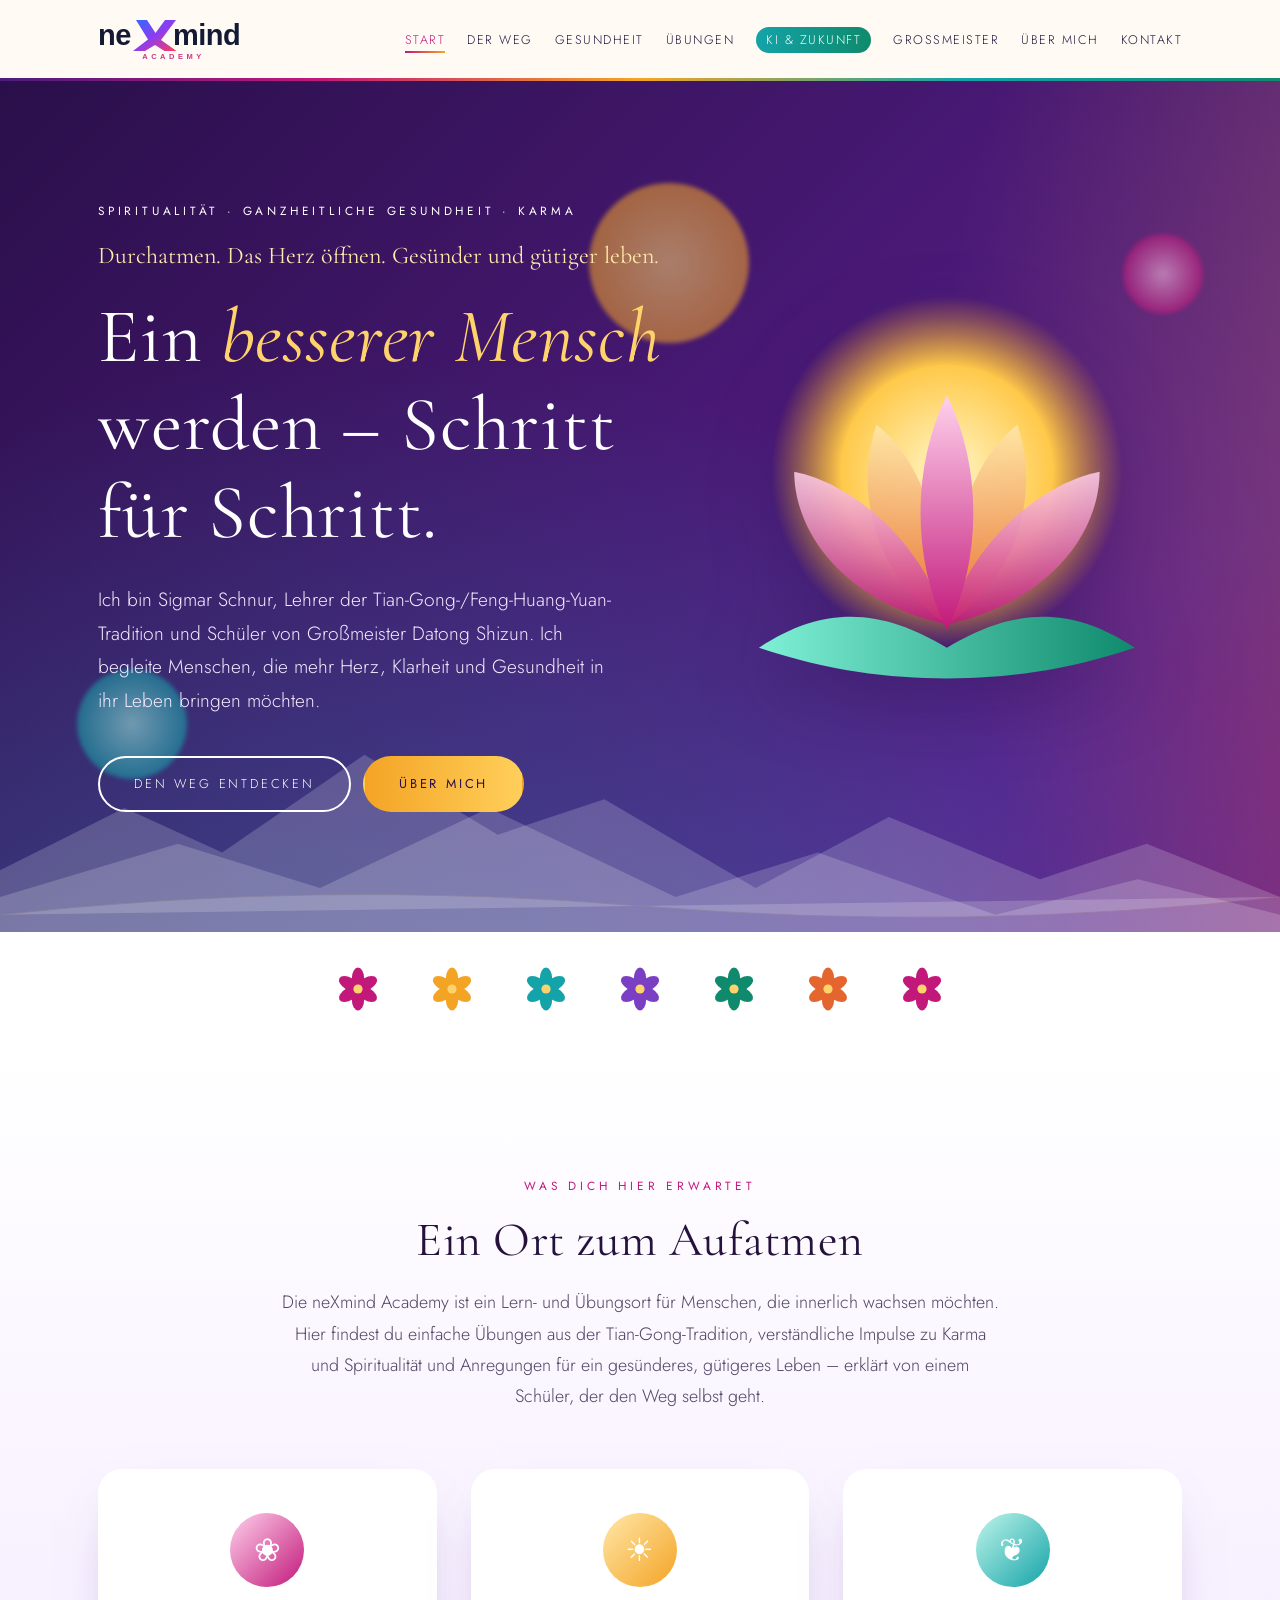
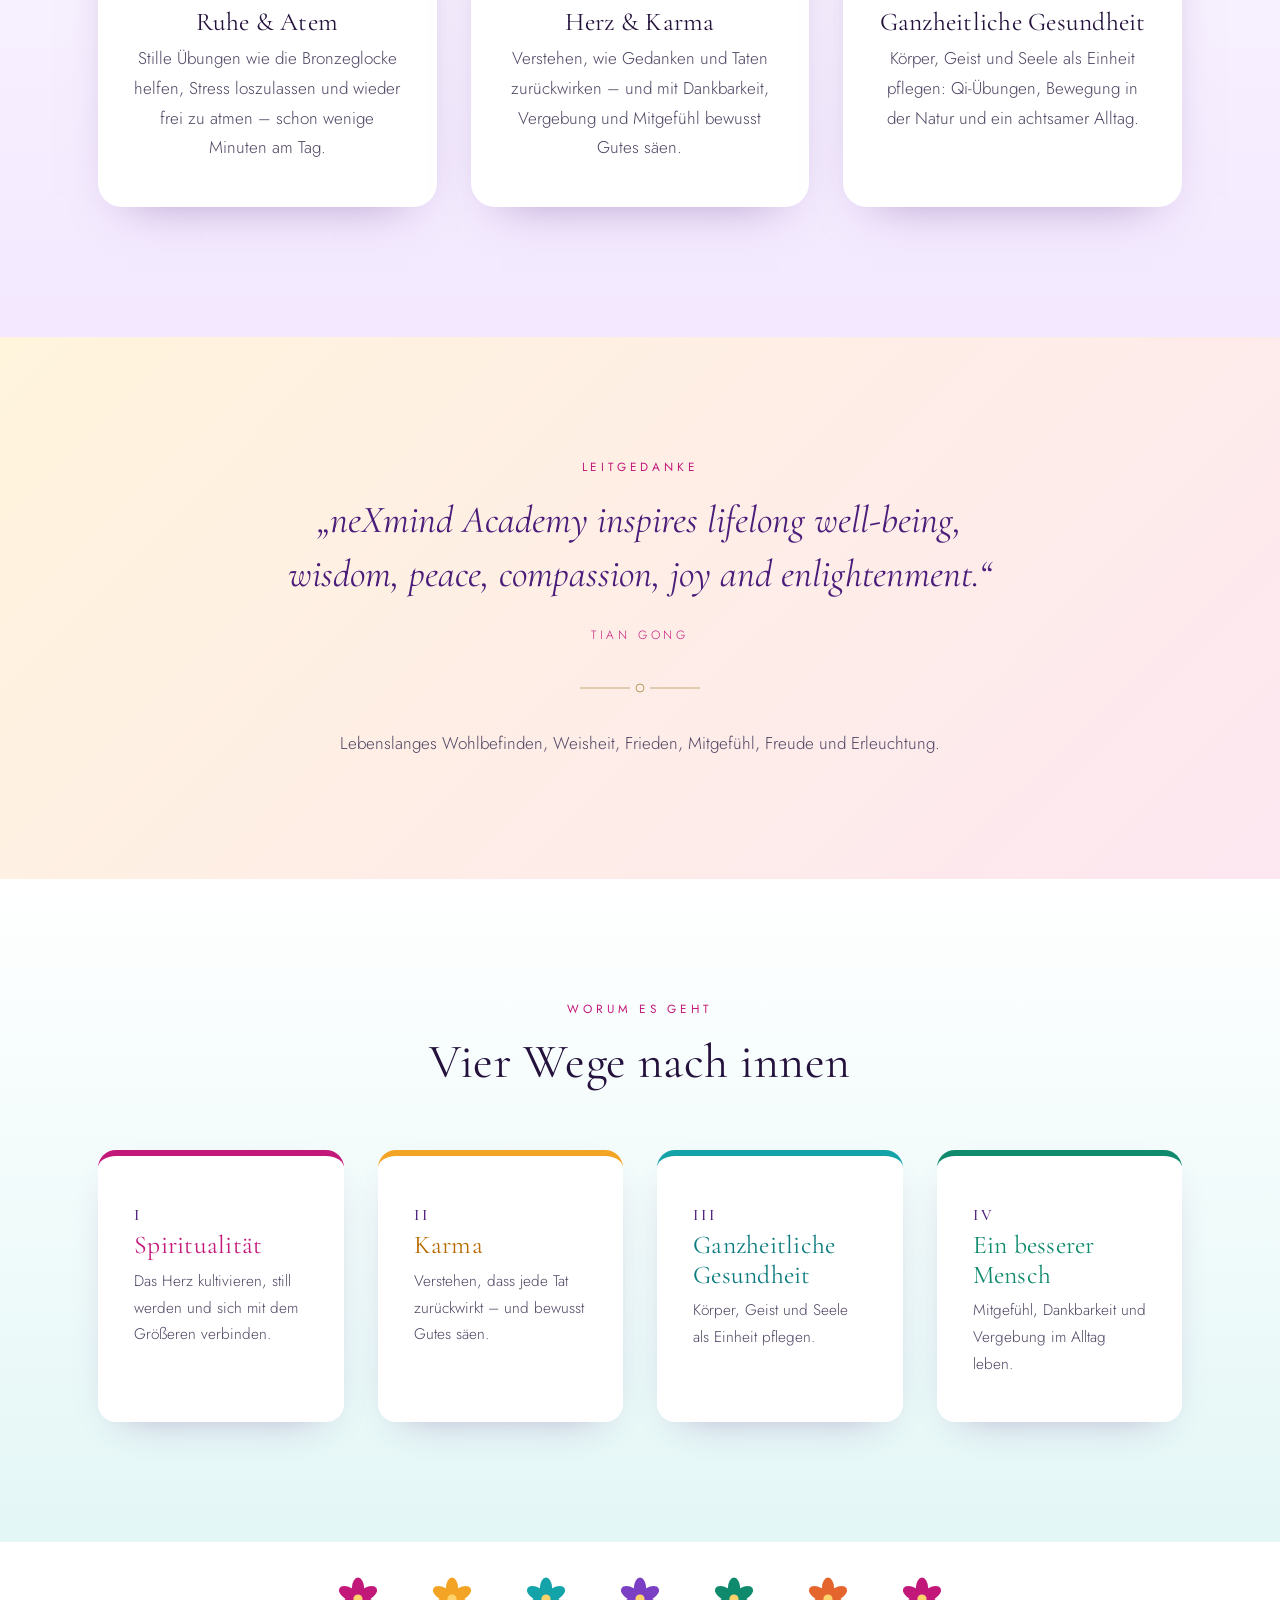
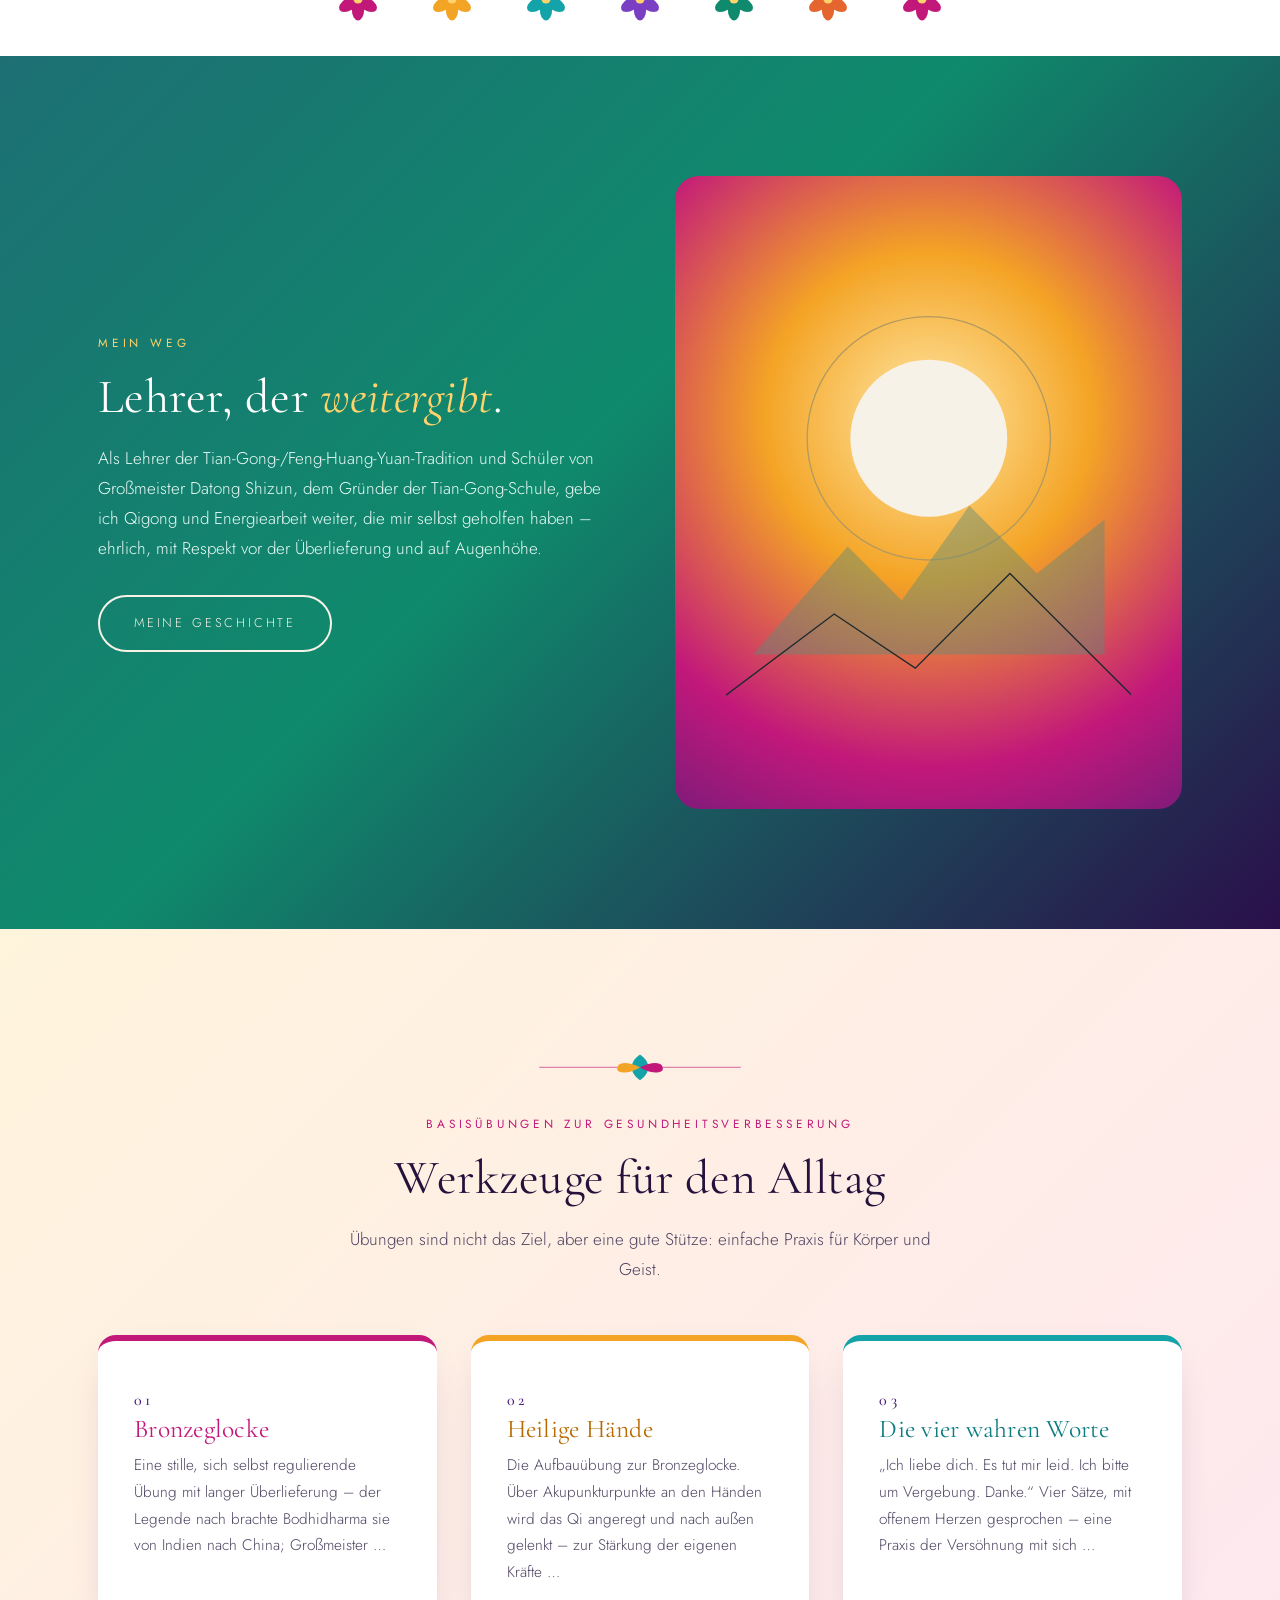
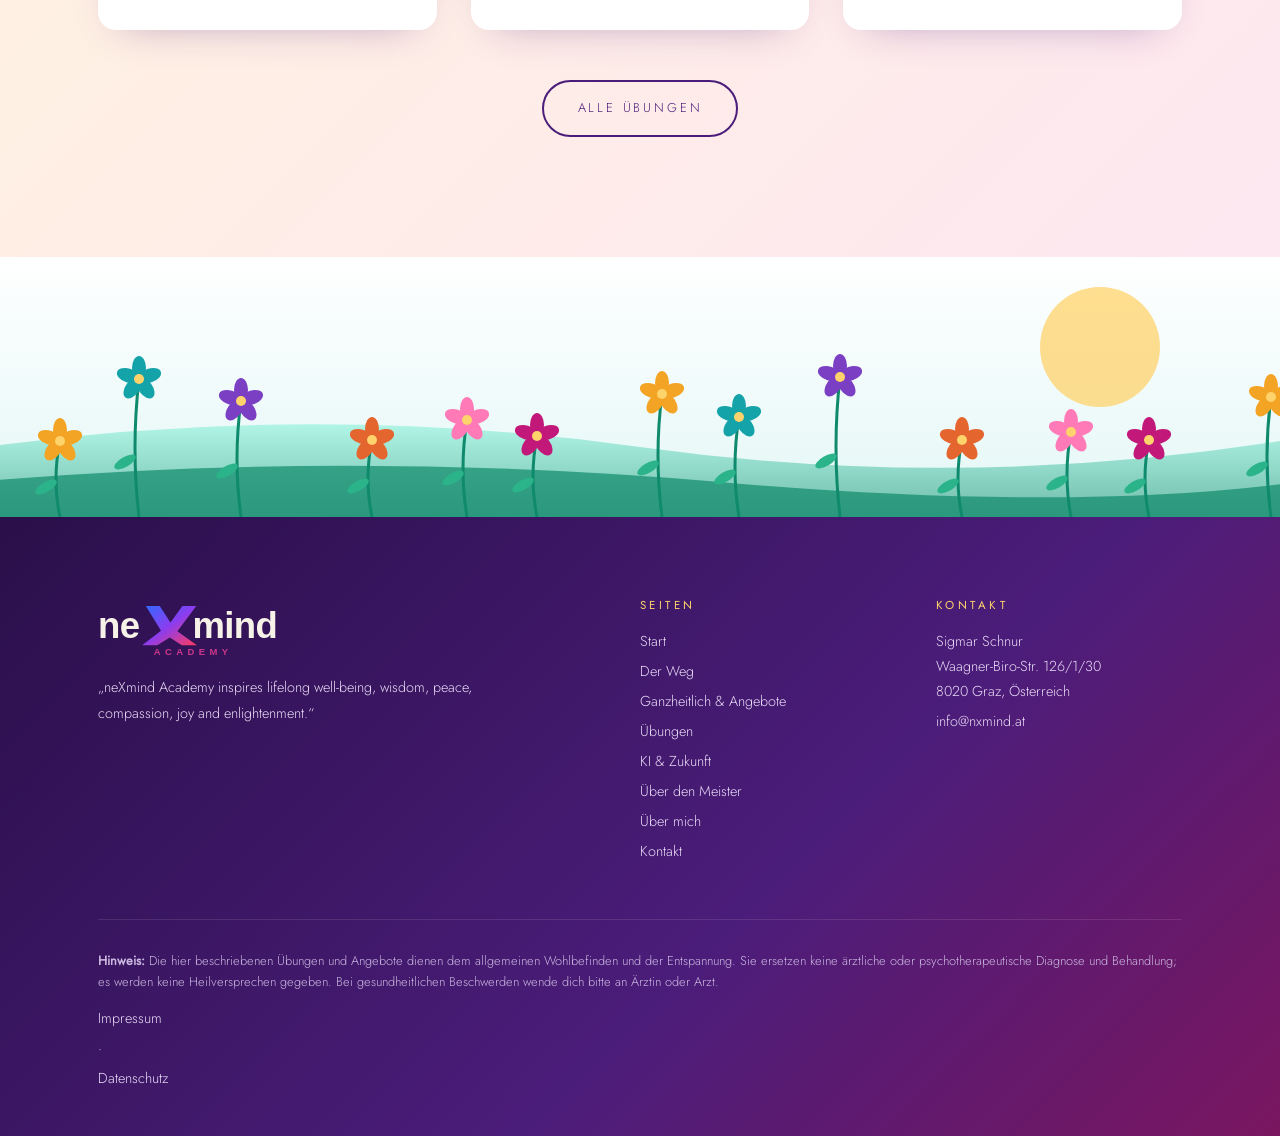
<file: index.html>
<!doctype html><html lang="de"><head><meta charset="utf-8"><meta name="viewport" content="width=device-width,initial-scale=1">
<title>Start · neXmind Academy</title><meta name="description" content="Qigong, Energiearbeit und ganzheitliche Themen – neXmind Academy">
<link rel="stylesheet" href="fonts/fonts.css">
<link rel="stylesheet" href="style.css?v=cff6afba"><link rel="icon" type="image/svg+xml" href="favicon.svg"></head><body>
<header><div class="wrap nav"><a class="brand" href="index.html"><img src="logo.svg" alt="neXmind Academy" class="nxlogo"><span class="sub">Spiritualität · Gesundheit · Zukunft</span></a>
<nav><button class="burger" aria-label="Menü"><span></span><span></span></button><ul><li><a href="index.html" class="active ">Start</a></li><li><a href="weg.html" class="">Der Weg</a></li><li><a href="angebote.html" class="">Gesundheit</a></li><li><a href="uebungen.html" class="">Übungen</a></li><li><a href="zukunft.html" class="zk-nav">KI & Zukunft</a></li><li><a href="meister.html" class="">Großmeister</a></li><li><a href="ueber-mich.html" class="">Über mich</a></li><li><a href="kontakt.html" class="">Kontakt</a></li></ul></nav></div></header>
<main><section class="hero"><span class="orb o1"></span><span class="orb o2"></span><span class="orb o3"></span><div class="wrap hero-grid"><div class="hero-text reveal"><span class="eyebrow">Spiritualität · Ganzheitliche Gesundheit · Karma</span><p class="vp">Durchatmen. Das Herz öffnen. Gesünder und gütiger leben.</p><h1>Ein <em>besserer Mensch</em> werden – Schritt für Schritt.</h1><p class="lead">Ich bin Sigmar Schnur, Lehrer der Tian-Gong-/Feng-Huang-Yuan-Tradition und Schüler von Großmeister Datong Shizun. Ich begleite Menschen, die mehr Herz, Klarheit und Gesundheit in ihr Leben bringen möchten.</p><a class="btn" href="weg.html">Den Weg entdecken</a><a class="btn gold" href="ueber-mich.html">Über mich</a></div><div class="hero-art"><svg class="lotus" viewBox="0 0 400 400" aria-hidden="true"><defs><radialGradient id="sunG"><stop offset="0" stop-color="#fff6c8"/><stop offset=".6" stop-color="#ffc94a"/><stop offset="1" stop-color="#f4a425" stop-opacity="0"/></radialGradient><linearGradient id="pet" x1="0" y1="0" x2="0" y2="1"><stop offset="0" stop-color="#ffd1ec"/><stop offset="1" stop-color="#c2187a"/></linearGradient><linearGradient id="pet2" x1="0" y1="0" x2="0" y2="1"><stop offset="0" stop-color="#ffe7a8"/><stop offset="1" stop-color="#e5652e"/></linearGradient><linearGradient id="leaf" x1="0" x2="1"><stop offset="0" stop-color="#7ff0d6"/><stop offset="1" stop-color="#0f8a6c"/></linearGradient></defs><circle class="breath" cx="200" cy="170" r="150" fill="url(#sunG)" style="transform-origin:200px 170px"/><path d="M40 320c60-40 110-30 160 0 50-30 100-40 160 0-60 20-110 26-160 26S100 340 40 320z" fill="url(#leaf)"/><path d="M200 300c-60-40-80-110-60-170 40 30 60 100 60 170z" fill="url(#pet2)" opacity=".9"/><path d="M200 300c60-40 80-110 60-170-40 30-60 100-60 170z" fill="url(#pet2)" opacity=".9"/><path d="M200 300c-90-20-130-80-130-130 50 10 110 60 130 130z" fill="url(#pet)" opacity=".85"/><path d="M200 300c90-20 130-80 130-130-50 10-110 60-130 130z" fill="url(#pet)" opacity=".85"/><path d="M200 305c-30-60-30-140 0-200 30 60 30 140 0 200z" fill="url(#pet)"/></svg></div></div><svg class="mountains" viewBox="0 0 1440 220" preserveAspectRatio="none"><path d="M0 220V150l140-70 110 50 160-110 150 90 120-40 170 100 150-80 170 70 120-40 150 60v40z" fill="#a9bfa8" opacity=".35"/><path d="M0 220v-40l200-60 160 50 190-90 210 100 160-50 200 70 160-40 160 40v20z" fill="#5f8a75" opacity=".28"/><path d="M0 200 Q360 160 720 190T1440 180" stroke="#b49a5e" stroke-width="1" fill="none"/></svg></section>
<div class="flowerband" aria-hidden="true"><svg viewBox="0 0 60 60"><g fill="#c2187a"><ellipse cx="30" cy="16" rx="8" ry="14" transform="rotate(0 30 30)"/><ellipse cx="30" cy="16" rx="8" ry="14" transform="rotate(60 30 30)"/><ellipse cx="30" cy="16" rx="8" ry="14" transform="rotate(120 30 30)"/><ellipse cx="30" cy="16" rx="8" ry="14" transform="rotate(180 30 30)"/><ellipse cx="30" cy="16" rx="8" ry="14" transform="rotate(240 30 30)"/><ellipse cx="30" cy="16" rx="8" ry="14" transform="rotate(300 30 30)"/></g><circle cx="30" cy="30" r="6" fill="#ffd36b"/></svg><svg viewBox="0 0 60 60"><g fill="#f4a425"><ellipse cx="30" cy="16" rx="8" ry="14" transform="rotate(0 30 30)"/><ellipse cx="30" cy="16" rx="8" ry="14" transform="rotate(60 30 30)"/><ellipse cx="30" cy="16" rx="8" ry="14" transform="rotate(120 30 30)"/><ellipse cx="30" cy="16" rx="8" ry="14" transform="rotate(180 30 30)"/><ellipse cx="30" cy="16" rx="8" ry="14" transform="rotate(240 30 30)"/><ellipse cx="30" cy="16" rx="8" ry="14" transform="rotate(300 30 30)"/></g><circle cx="30" cy="30" r="6" fill="#ffd36b"/></svg><svg viewBox="0 0 60 60"><g fill="#14a3a8"><ellipse cx="30" cy="16" rx="8" ry="14" transform="rotate(0 30 30)"/><ellipse cx="30" cy="16" rx="8" ry="14" transform="rotate(60 30 30)"/><ellipse cx="30" cy="16" rx="8" ry="14" transform="rotate(120 30 30)"/><ellipse cx="30" cy="16" rx="8" ry="14" transform="rotate(180 30 30)"/><ellipse cx="30" cy="16" rx="8" ry="14" transform="rotate(240 30 30)"/><ellipse cx="30" cy="16" rx="8" ry="14" transform="rotate(300 30 30)"/></g><circle cx="30" cy="30" r="6" fill="#ffd36b"/></svg><svg viewBox="0 0 60 60"><g fill="#7b3fc4"><ellipse cx="30" cy="16" rx="8" ry="14" transform="rotate(0 30 30)"/><ellipse cx="30" cy="16" rx="8" ry="14" transform="rotate(60 30 30)"/><ellipse cx="30" cy="16" rx="8" ry="14" transform="rotate(120 30 30)"/><ellipse cx="30" cy="16" rx="8" ry="14" transform="rotate(180 30 30)"/><ellipse cx="30" cy="16" rx="8" ry="14" transform="rotate(240 30 30)"/><ellipse cx="30" cy="16" rx="8" ry="14" transform="rotate(300 30 30)"/></g><circle cx="30" cy="30" r="6" fill="#ffd36b"/></svg><svg viewBox="0 0 60 60"><g fill="#0f8a6c"><ellipse cx="30" cy="16" rx="8" ry="14" transform="rotate(0 30 30)"/><ellipse cx="30" cy="16" rx="8" ry="14" transform="rotate(60 30 30)"/><ellipse cx="30" cy="16" rx="8" ry="14" transform="rotate(120 30 30)"/><ellipse cx="30" cy="16" rx="8" ry="14" transform="rotate(180 30 30)"/><ellipse cx="30" cy="16" rx="8" ry="14" transform="rotate(240 30 30)"/><ellipse cx="30" cy="16" rx="8" ry="14" transform="rotate(300 30 30)"/></g><circle cx="30" cy="30" r="6" fill="#ffd36b"/></svg><svg viewBox="0 0 60 60"><g fill="#e5652e"><ellipse cx="30" cy="16" rx="8" ry="14" transform="rotate(0 30 30)"/><ellipse cx="30" cy="16" rx="8" ry="14" transform="rotate(60 30 30)"/><ellipse cx="30" cy="16" rx="8" ry="14" transform="rotate(120 30 30)"/><ellipse cx="30" cy="16" rx="8" ry="14" transform="rotate(180 30 30)"/><ellipse cx="30" cy="16" rx="8" ry="14" transform="rotate(240 30 30)"/><ellipse cx="30" cy="16" rx="8" ry="14" transform="rotate(300 30 30)"/></g><circle cx="30" cy="30" r="6" fill="#ffd36b"/></svg><svg viewBox="0 0 60 60"><g fill="#c2187a"><ellipse cx="30" cy="16" rx="8" ry="14" transform="rotate(0 30 30)"/><ellipse cx="30" cy="16" rx="8" ry="14" transform="rotate(60 30 30)"/><ellipse cx="30" cy="16" rx="8" ry="14" transform="rotate(120 30 30)"/><ellipse cx="30" cy="16" rx="8" ry="14" transform="rotate(180 30 30)"/><ellipse cx="30" cy="16" rx="8" ry="14" transform="rotate(240 30 30)"/><ellipse cx="30" cy="16" rx="8" ry="14" transform="rotate(300 30 30)"/></g><circle cx="30" cy="30" r="6" fill="#ffd36b"/></svg></div><section class="benefits"><div class="wrap"><div class="reveal" style="text-align:center;margin-bottom:56px"><span class="eyebrow">Was dich hier erwartet</span><h2>Ein Ort zum Aufatmen</h2><p class="intro">Die neXmind Academy ist ein Lern- und Übungsort für Menschen, die innerlich wachsen möchten. Hier findest du einfache Übungen aus der Tian-Gong-Tradition, verständliche Impulse zu Karma und Spiritualität und Anregungen für ein gesünderes, gütigeres Leben – erklärt von einem Schüler, der den Weg selbst geht.</p></div><div class="grid g3">
<div class="bcard reveal"><div class="bic" style="background:linear-gradient(135deg,#ffd1ec,#c2187a)">❀</div><h3>Ruhe &amp; Atem</h3><p>Stille Übungen wie die Bronzeglocke helfen, Stress loszulassen und wieder frei zu atmen – schon wenige Minuten am Tag.</p></div>
<div class="bcard reveal"><div class="bic" style="background:linear-gradient(135deg,#ffe7a8,#f4a425)">☀</div><h3>Herz &amp; Karma</h3><p>Verstehen, wie Gedanken und Taten zurückwirken – und mit Dankbarkeit, Vergebung und Mitgefühl bewusst Gutes säen.</p></div>
<div class="bcard reveal"><div class="bic" style="background:linear-gradient(135deg,#bff5ea,#14a3a8)">❦</div><h3>Ganzheitliche Gesundheit</h3><p>Körper, Geist und Seele als Einheit pflegen: Qi-Übungen, Bewegung in der Natur und ein achtsamer Alltag.</p></div>
</div></div></section><section class="paper"><div class="wrap quote reveal"><span class="eyebrow">Leitgedanke</span><blockquote>„neXmind Academy inspires lifelong well-being, wisdom, peace, compassion, joy and enlightenment.“</blockquote><cite>Tian Gong</cite><div class="divider"><svg viewBox="0 0 120 12"><path d="M0 6h50M70 6h50" stroke="#b49a5e" stroke-width=".8"/><circle cx="60" cy="6" r="4" stroke="#b49a5e" fill="none"/></svg></div><p style="color:var(--soft)">Lebenslanges Wohlbefinden, Weisheit, Frieden, Mitgefühl, Freude und Erleuchtung.</p></div></section>
<section><div class="wrap"><div class="reveal" style="text-align:center;margin-bottom:60px"><span class="eyebrow">Worum es geht</span><h2>Vier Wege nach innen</h2></div><div class="grid g4">
<a class="card reveal" href="weg.html"><span class="num">I</span><h3>Spiritualität</h3><p>Das Herz kultivieren, still werden und sich mit dem Größeren verbinden.</p></a>
<a class="card reveal" href="weg.html#karma"><span class="num">II</span><h3>Karma</h3><p>Verstehen, dass jede Tat zurückwirkt – und bewusst Gutes säen.</p></a>
<a class="card reveal" href="angebote.html"><span class="num">III</span><h3>Ganzheitliche Gesundheit</h3><p>Körper, Geist und Seele als Einheit pflegen.</p></a>
<a class="card reveal" href="weg.html#mensch"><span class="num">IV</span><h3>Ein besserer Mensch</h3><p>Mitgefühl, Dankbarkeit und Vergebung im Alltag leben.</p></a></div></div></section>
<div class="flowerband" aria-hidden="true"><svg viewBox="0 0 60 60"><g fill="#c2187a"><ellipse cx="30" cy="16" rx="8" ry="14" transform="rotate(0 30 30)"/><ellipse cx="30" cy="16" rx="8" ry="14" transform="rotate(60 30 30)"/><ellipse cx="30" cy="16" rx="8" ry="14" transform="rotate(120 30 30)"/><ellipse cx="30" cy="16" rx="8" ry="14" transform="rotate(180 30 30)"/><ellipse cx="30" cy="16" rx="8" ry="14" transform="rotate(240 30 30)"/><ellipse cx="30" cy="16" rx="8" ry="14" transform="rotate(300 30 30)"/></g><circle cx="30" cy="30" r="6" fill="#ffd36b"/></svg><svg viewBox="0 0 60 60"><g fill="#f4a425"><ellipse cx="30" cy="16" rx="8" ry="14" transform="rotate(0 30 30)"/><ellipse cx="30" cy="16" rx="8" ry="14" transform="rotate(60 30 30)"/><ellipse cx="30" cy="16" rx="8" ry="14" transform="rotate(120 30 30)"/><ellipse cx="30" cy="16" rx="8" ry="14" transform="rotate(180 30 30)"/><ellipse cx="30" cy="16" rx="8" ry="14" transform="rotate(240 30 30)"/><ellipse cx="30" cy="16" rx="8" ry="14" transform="rotate(300 30 30)"/></g><circle cx="30" cy="30" r="6" fill="#ffd36b"/></svg><svg viewBox="0 0 60 60"><g fill="#14a3a8"><ellipse cx="30" cy="16" rx="8" ry="14" transform="rotate(0 30 30)"/><ellipse cx="30" cy="16" rx="8" ry="14" transform="rotate(60 30 30)"/><ellipse cx="30" cy="16" rx="8" ry="14" transform="rotate(120 30 30)"/><ellipse cx="30" cy="16" rx="8" ry="14" transform="rotate(180 30 30)"/><ellipse cx="30" cy="16" rx="8" ry="14" transform="rotate(240 30 30)"/><ellipse cx="30" cy="16" rx="8" ry="14" transform="rotate(300 30 30)"/></g><circle cx="30" cy="30" r="6" fill="#ffd36b"/></svg><svg viewBox="0 0 60 60"><g fill="#7b3fc4"><ellipse cx="30" cy="16" rx="8" ry="14" transform="rotate(0 30 30)"/><ellipse cx="30" cy="16" rx="8" ry="14" transform="rotate(60 30 30)"/><ellipse cx="30" cy="16" rx="8" ry="14" transform="rotate(120 30 30)"/><ellipse cx="30" cy="16" rx="8" ry="14" transform="rotate(180 30 30)"/><ellipse cx="30" cy="16" rx="8" ry="14" transform="rotate(240 30 30)"/><ellipse cx="30" cy="16" rx="8" ry="14" transform="rotate(300 30 30)"/></g><circle cx="30" cy="30" r="6" fill="#ffd36b"/></svg><svg viewBox="0 0 60 60"><g fill="#0f8a6c"><ellipse cx="30" cy="16" rx="8" ry="14" transform="rotate(0 30 30)"/><ellipse cx="30" cy="16" rx="8" ry="14" transform="rotate(60 30 30)"/><ellipse cx="30" cy="16" rx="8" ry="14" transform="rotate(120 30 30)"/><ellipse cx="30" cy="16" rx="8" ry="14" transform="rotate(180 30 30)"/><ellipse cx="30" cy="16" rx="8" ry="14" transform="rotate(240 30 30)"/><ellipse cx="30" cy="16" rx="8" ry="14" transform="rotate(300 30 30)"/></g><circle cx="30" cy="30" r="6" fill="#ffd36b"/></svg><svg viewBox="0 0 60 60"><g fill="#e5652e"><ellipse cx="30" cy="16" rx="8" ry="14" transform="rotate(0 30 30)"/><ellipse cx="30" cy="16" rx="8" ry="14" transform="rotate(60 30 30)"/><ellipse cx="30" cy="16" rx="8" ry="14" transform="rotate(120 30 30)"/><ellipse cx="30" cy="16" rx="8" ry="14" transform="rotate(180 30 30)"/><ellipse cx="30" cy="16" rx="8" ry="14" transform="rotate(240 30 30)"/><ellipse cx="30" cy="16" rx="8" ry="14" transform="rotate(300 30 30)"/></g><circle cx="30" cy="30" r="6" fill="#ffd36b"/></svg><svg viewBox="0 0 60 60"><g fill="#c2187a"><ellipse cx="30" cy="16" rx="8" ry="14" transform="rotate(0 30 30)"/><ellipse cx="30" cy="16" rx="8" ry="14" transform="rotate(60 30 30)"/><ellipse cx="30" cy="16" rx="8" ry="14" transform="rotate(120 30 30)"/><ellipse cx="30" cy="16" rx="8" ry="14" transform="rotate(180 30 30)"/><ellipse cx="30" cy="16" rx="8" ry="14" transform="rotate(240 30 30)"/><ellipse cx="30" cy="16" rx="8" ry="14" transform="rotate(300 30 30)"/></g><circle cx="30" cy="30" r="6" fill="#ffd36b"/></svg></div><section class="ink"><div class="wrap grid g2"><div class="reveal"><span class="eyebrow">Mein Weg</span><h2>Lehrer, der <em style="color:var(--sage)">weitergibt</em>.</h2><p>Als Lehrer der Tian-Gong-/Feng-Huang-Yuan-Tradition und Schüler von Großmeister Datong Shizun, dem Gründer der Tian-Gong-Schule, gebe ich Qigong und Energiearbeit weiter, die mir selbst geholfen haben – ehrlich, mit Respekt vor der Überlieferung und auf Augenhöhe.</p><p style="margin-top:2rem"><a class="btn" style="border-color:#f7f2e7;color:#f7f2e7" href="ueber-mich.html">Meine Geschichte</a></p></div><div class="art reveal"><svg viewBox="0 0 300 360" fill="none"><circle cx="150" cy="140" r="90" stroke="#b49a5e" stroke-width="1"/><circle class="breath" cx="150" cy="140" r="58" fill="#f7f2e7" style="transform-origin:150px 140px"/><path d="M20 300l70-80 40 40 50-70 50 50 50-40v100z" fill="#5f8a75" opacity=".45"/><path d="M0 330l80-60 60 40 70-70 90 90" stroke="#1f2a2e" stroke-width="1"/></svg></div></div></section>
<section class="paper"><div class="wrap"><div class="leafsep" aria-hidden="true"><svg viewBox="0 0 240 40"><path d="M10 20 H95 M145 20 H230" stroke="#c2187a" stroke-width="1.5" opacity=".5"/><path d="M120 6 C108 14 108 26 120 34 C132 26 132 14 120 6z" fill="#14a3a8"/><path d="M120 20 C100 10 92 18 96 24 C104 28 114 24 120 20z" fill="#f4a425"/><path d="M120 20 C140 10 148 18 144 24 C136 28 126 24 120 20z" fill="#c2187a"/></svg></div><div class="reveal" style="text-align:center;margin-bottom:50px"><span class="eyebrow">Basisübungen zur Gesundheitsverbesserung</span><h2>Werkzeuge für den Alltag</h2><p style="color:var(--soft);max-width:600px;margin:0 auto">Übungen sind nicht das Ziel, aber eine gute Stütze: einfache Praxis für Körper und Geist.</p></div><div class="grid g3"><div class="card reveal"><span class="num">01</span><h3>Bronzeglocke</h3><p>Eine stille, sich selbst regulierende Übung mit langer Überlieferung – der Legende nach brachte Bodhidharma sie von Indien nach China; Großmeister …</p></div><div class="card reveal"><span class="num">02</span><h3>Heilige Hände</h3><p>Die Aufbauübung zur Bronzeglocke. Über Akupunkturpunkte an den Händen wird das Qi angeregt und nach außen gelenkt – zur Stärkung der eigenen Kräfte …</p></div><div class="card reveal"><span class="num">03</span><h3>Die vier wahren Worte</h3><p>„Ich liebe dich. Es tut mir leid. Ich bitte um Vergebung. Danke.“ Vier Sätze, mit offenem Herzen gesprochen – eine Praxis der Versöhnung mit sich …</p></div></div><p style="text-align:center;margin-top:50px"><a class="btn" href="uebungen.html">Alle Übungen</a></p></div></section></main><div class="meadow" aria-hidden="true"><svg viewBox="0 0 1440 260" preserveAspectRatio="xMidYMax slice"><defs><linearGradient id="hill" x1="0" y1="0" x2="0" y2="1"><stop offset="0" stop-color="#7ff0d6"/><stop offset="1" stop-color="#0f8a6c"/></linearGradient></defs><circle class="breath" cx="1180" cy="90" r="60" fill="#ffd36b" opacity=".75" style="transform-origin:1180px 90px"/><path d="M0 200 Q360 140 720 190 T1440 170 V260 H0z" fill="url(#hill)" opacity=".55"/><path d="M0 230 Q400 190 800 225 T1440 215 V260 H0z" fill="#0f8a6c" opacity=".7"/><path d="M35 260 Q27 215.5 35 171" stroke="#0f8a6c" stroke-width="3" fill="none"/><ellipse cx="21" cy="224" rx="12" ry="5" fill="#2bb38a" transform="rotate(-30 21 224)"/><g class="sway" style="transform-origin:35px 171px"><g fill="#c2187a"><ellipse cx="35" cy="160" rx="7" ry="12" transform="rotate(0 35 171)"/><ellipse cx="35" cy="160" rx="7" ry="12" transform="rotate(72 35 171)"/><ellipse cx="35" cy="160" rx="7" ry="12" transform="rotate(144 35 171)"/><ellipse cx="35" cy="160" rx="7" ry="12" transform="rotate(216 35 171)"/><ellipse cx="35" cy="160" rx="7" ry="12" transform="rotate(288 35 171)"/></g><circle cx="35" cy="171" r="5" fill="#ffd36b"/></g><path d="M140 260 Q132 222.0 140 184" stroke="#0f8a6c" stroke-width="3" fill="none"/><ellipse cx="126" cy="230" rx="12" ry="5" fill="#2bb38a" transform="rotate(-30 126 230)"/><g class="sway" style="transform-origin:140px 184px"><g fill="#f4a425"><ellipse cx="140" cy="173" rx="7" ry="12" transform="rotate(0 140 184)"/><ellipse cx="140" cy="173" rx="7" ry="12" transform="rotate(72 140 184)"/><ellipse cx="140" cy="173" rx="7" ry="12" transform="rotate(144 140 184)"/><ellipse cx="140" cy="173" rx="7" ry="12" transform="rotate(216 140 184)"/><ellipse cx="140" cy="173" rx="7" ry="12" transform="rotate(288 140 184)"/></g><circle cx="140" cy="184" r="5" fill="#ffd36b"/></g><path d="M219 260 Q211 191.0 219 122" stroke="#0f8a6c" stroke-width="3" fill="none"/><ellipse cx="205" cy="205" rx="12" ry="5" fill="#2bb38a" transform="rotate(-30 205 205)"/><g class="sway" style="transform-origin:219px 122px"><g fill="#14a3a8"><ellipse cx="219" cy="111" rx="7" ry="12" transform="rotate(0 219 122)"/><ellipse cx="219" cy="111" rx="7" ry="12" transform="rotate(72 219 122)"/><ellipse cx="219" cy="111" rx="7" ry="12" transform="rotate(144 219 122)"/><ellipse cx="219" cy="111" rx="7" ry="12" transform="rotate(216 219 122)"/><ellipse cx="219" cy="111" rx="7" ry="12" transform="rotate(288 219 122)"/></g><circle cx="219" cy="122" r="5" fill="#ffd36b"/></g><path d="M321 260 Q313 202.0 321 144" stroke="#0f8a6c" stroke-width="3" fill="none"/><ellipse cx="307" cy="214" rx="12" ry="5" fill="#2bb38a" transform="rotate(-30 307 214)"/><g class="sway" style="transform-origin:321px 144px"><g fill="#7b3fc4"><ellipse cx="321" cy="133" rx="7" ry="12" transform="rotate(0 321 144)"/><ellipse cx="321" cy="133" rx="7" ry="12" transform="rotate(72 321 144)"/><ellipse cx="321" cy="133" rx="7" ry="12" transform="rotate(144 321 144)"/><ellipse cx="321" cy="133" rx="7" ry="12" transform="rotate(216 321 144)"/><ellipse cx="321" cy="133" rx="7" ry="12" transform="rotate(288 321 144)"/></g><circle cx="321" cy="144" r="5" fill="#ffd36b"/></g><path d="M452 260 Q444 221.5 452 183" stroke="#0f8a6c" stroke-width="3" fill="none"/><ellipse cx="438" cy="229" rx="12" ry="5" fill="#2bb38a" transform="rotate(-30 438 229)"/><g class="sway" style="transform-origin:452px 183px"><g fill="#e5652e"><ellipse cx="452" cy="172" rx="7" ry="12" transform="rotate(0 452 183)"/><ellipse cx="452" cy="172" rx="7" ry="12" transform="rotate(72 452 183)"/><ellipse cx="452" cy="172" rx="7" ry="12" transform="rotate(144 452 183)"/><ellipse cx="452" cy="172" rx="7" ry="12" transform="rotate(216 452 183)"/><ellipse cx="452" cy="172" rx="7" ry="12" transform="rotate(288 452 183)"/></g><circle cx="452" cy="183" r="5" fill="#ffd36b"/></g><path d="M547 260 Q539 211.5 547 163" stroke="#0f8a6c" stroke-width="3" fill="none"/><ellipse cx="533" cy="221" rx="12" ry="5" fill="#2bb38a" transform="rotate(-30 533 221)"/><g class="sway" style="transform-origin:547px 163px"><g fill="#ff7ab6"><ellipse cx="547" cy="152" rx="7" ry="12" transform="rotate(0 547 163)"/><ellipse cx="547" cy="152" rx="7" ry="12" transform="rotate(72 547 163)"/><ellipse cx="547" cy="152" rx="7" ry="12" transform="rotate(144 547 163)"/><ellipse cx="547" cy="152" rx="7" ry="12" transform="rotate(216 547 163)"/><ellipse cx="547" cy="152" rx="7" ry="12" transform="rotate(288 547 163)"/></g><circle cx="547" cy="163" r="5" fill="#ffd36b"/></g><path d="M617 260 Q609 219.5 617 179" stroke="#0f8a6c" stroke-width="3" fill="none"/><ellipse cx="603" cy="228" rx="12" ry="5" fill="#2bb38a" transform="rotate(-30 603 228)"/><g class="sway" style="transform-origin:617px 179px"><g fill="#c2187a"><ellipse cx="617" cy="168" rx="7" ry="12" transform="rotate(0 617 179)"/><ellipse cx="617" cy="168" rx="7" ry="12" transform="rotate(72 617 179)"/><ellipse cx="617" cy="168" rx="7" ry="12" transform="rotate(144 617 179)"/><ellipse cx="617" cy="168" rx="7" ry="12" transform="rotate(216 617 179)"/><ellipse cx="617" cy="168" rx="7" ry="12" transform="rotate(288 617 179)"/></g><circle cx="617" cy="179" r="5" fill="#ffd36b"/></g><path d="M742 260 Q734 198.5 742 137" stroke="#0f8a6c" stroke-width="3" fill="none"/><ellipse cx="728" cy="211" rx="12" ry="5" fill="#2bb38a" transform="rotate(-30 728 211)"/><g class="sway" style="transform-origin:742px 137px"><g fill="#f4a425"><ellipse cx="742" cy="126" rx="7" ry="12" transform="rotate(0 742 137)"/><ellipse cx="742" cy="126" rx="7" ry="12" transform="rotate(72 742 137)"/><ellipse cx="742" cy="126" rx="7" ry="12" transform="rotate(144 742 137)"/><ellipse cx="742" cy="126" rx="7" ry="12" transform="rotate(216 742 137)"/><ellipse cx="742" cy="126" rx="7" ry="12" transform="rotate(288 742 137)"/></g><circle cx="742" cy="137" r="5" fill="#ffd36b"/></g><path d="M819 260 Q811 210.0 819 160" stroke="#0f8a6c" stroke-width="3" fill="none"/><ellipse cx="805" cy="220" rx="12" ry="5" fill="#2bb38a" transform="rotate(-30 805 220)"/><g class="sway" style="transform-origin:819px 160px"><g fill="#14a3a8"><ellipse cx="819" cy="149" rx="7" ry="12" transform="rotate(0 819 160)"/><ellipse cx="819" cy="149" rx="7" ry="12" transform="rotate(72 819 160)"/><ellipse cx="819" cy="149" rx="7" ry="12" transform="rotate(144 819 160)"/><ellipse cx="819" cy="149" rx="7" ry="12" transform="rotate(216 819 160)"/><ellipse cx="819" cy="149" rx="7" ry="12" transform="rotate(288 819 160)"/></g><circle cx="819" cy="160" r="5" fill="#ffd36b"/></g><path d="M920 260 Q912 190.0 920 120" stroke="#0f8a6c" stroke-width="3" fill="none"/><ellipse cx="906" cy="204" rx="12" ry="5" fill="#2bb38a" transform="rotate(-30 906 204)"/><g class="sway" style="transform-origin:920px 120px"><g fill="#7b3fc4"><ellipse cx="920" cy="109" rx="7" ry="12" transform="rotate(0 920 120)"/><ellipse cx="920" cy="109" rx="7" ry="12" transform="rotate(72 920 120)"/><ellipse cx="920" cy="109" rx="7" ry="12" transform="rotate(144 920 120)"/><ellipse cx="920" cy="109" rx="7" ry="12" transform="rotate(216 920 120)"/><ellipse cx="920" cy="109" rx="7" ry="12" transform="rotate(288 920 120)"/></g><circle cx="920" cy="120" r="5" fill="#ffd36b"/></g><path d="M1042 260 Q1034 221.5 1042 183" stroke="#0f8a6c" stroke-width="3" fill="none"/><ellipse cx="1028" cy="229" rx="12" ry="5" fill="#2bb38a" transform="rotate(-30 1028 229)"/><g class="sway" style="transform-origin:1042px 183px"><g fill="#e5652e"><ellipse cx="1042" cy="172" rx="7" ry="12" transform="rotate(0 1042 183)"/><ellipse cx="1042" cy="172" rx="7" ry="12" transform="rotate(72 1042 183)"/><ellipse cx="1042" cy="172" rx="7" ry="12" transform="rotate(144 1042 183)"/><ellipse cx="1042" cy="172" rx="7" ry="12" transform="rotate(216 1042 183)"/><ellipse cx="1042" cy="172" rx="7" ry="12" transform="rotate(288 1042 183)"/></g><circle cx="1042" cy="183" r="5" fill="#ffd36b"/></g><path d="M1151 260 Q1143 217.5 1151 175" stroke="#0f8a6c" stroke-width="3" fill="none"/><ellipse cx="1137" cy="226" rx="12" ry="5" fill="#2bb38a" transform="rotate(-30 1137 226)"/><g class="sway" style="transform-origin:1151px 175px"><g fill="#ff7ab6"><ellipse cx="1151" cy="164" rx="7" ry="12" transform="rotate(0 1151 175)"/><ellipse cx="1151" cy="164" rx="7" ry="12" transform="rotate(72 1151 175)"/><ellipse cx="1151" cy="164" rx="7" ry="12" transform="rotate(144 1151 175)"/><ellipse cx="1151" cy="164" rx="7" ry="12" transform="rotate(216 1151 175)"/><ellipse cx="1151" cy="164" rx="7" ry="12" transform="rotate(288 1151 175)"/></g><circle cx="1151" cy="175" r="5" fill="#ffd36b"/></g><path d="M1229 260 Q1221 221.5 1229 183" stroke="#0f8a6c" stroke-width="3" fill="none"/><ellipse cx="1215" cy="229" rx="12" ry="5" fill="#2bb38a" transform="rotate(-30 1215 229)"/><g class="sway" style="transform-origin:1229px 183px"><g fill="#c2187a"><ellipse cx="1229" cy="172" rx="7" ry="12" transform="rotate(0 1229 183)"/><ellipse cx="1229" cy="172" rx="7" ry="12" transform="rotate(72 1229 183)"/><ellipse cx="1229" cy="172" rx="7" ry="12" transform="rotate(144 1229 183)"/><ellipse cx="1229" cy="172" rx="7" ry="12" transform="rotate(216 1229 183)"/><ellipse cx="1229" cy="172" rx="7" ry="12" transform="rotate(288 1229 183)"/></g><circle cx="1229" cy="183" r="5" fill="#ffd36b"/></g><path d="M1351 260 Q1343 200.0 1351 140" stroke="#0f8a6c" stroke-width="3" fill="none"/><ellipse cx="1337" cy="212" rx="12" ry="5" fill="#2bb38a" transform="rotate(-30 1337 212)"/><g class="sway" style="transform-origin:1351px 140px"><g fill="#f4a425"><ellipse cx="1351" cy="129" rx="7" ry="12" transform="rotate(0 1351 140)"/><ellipse cx="1351" cy="129" rx="7" ry="12" transform="rotate(72 1351 140)"/><ellipse cx="1351" cy="129" rx="7" ry="12" transform="rotate(144 1351 140)"/><ellipse cx="1351" cy="129" rx="7" ry="12" transform="rotate(216 1351 140)"/><ellipse cx="1351" cy="129" rx="7" ry="12" transform="rotate(288 1351 140)"/></g><circle cx="1351" cy="140" r="5" fill="#ffd36b"/></g></svg></div>
<footer><div class="wrap"><div class="cols"><div><a class="brand" href="index.html"><img src="logo-light.svg" alt="neXmind Academy" class="nxlogo"></a>
<p style="margin-top:1rem;max-width:380px">„neXmind Academy inspires lifelong well-being, wisdom, peace, compassion, joy and enlightenment.“</p></div>
<div><h4>Seiten</h4><a href="index.html">Start</a><a href="weg.html">Der Weg</a><a href="angebote.html">Ganzheitlich & Angebote</a><a href="uebungen.html">Übungen</a><a href="zukunft.html">KI & Zukunft</a><a href="meister.html">Über den Meister</a><a href="ueber-mich.html">Über mich</a><a href="kontakt.html">Kontakt</a></div>
<div><h4>Kontakt</h4><p>Sigmar Schnur<br>Waagner-Biro-Str. 126/1/30<br>8020 Graz, Österreich<br><a href="mailto:info@nxmind.at">info@nxmind.at</a></p></div></div>
<p class="disclaimer"><strong>Hinweis:</strong> Die hier beschriebenen Übungen und Angebote dienen dem allgemeinen Wohlbefinden und der Entspannung. Sie ersetzen keine ärztliche oder psychotherapeutische Diagnose und Behandlung; es werden keine Heilversprechen gegeben. Bei gesundheitlichen Beschwerden wende dich bitte an Ärztin oder Arzt.</p><p class="legal-links" style="margin-top:.8rem"><a href="impressum.html">Impressum</a> · <a href="datenschutz.html">Datenschutz</a></p></div></footer>
<script src="main.js?v=cff6afba"></script></body></html>
</file>
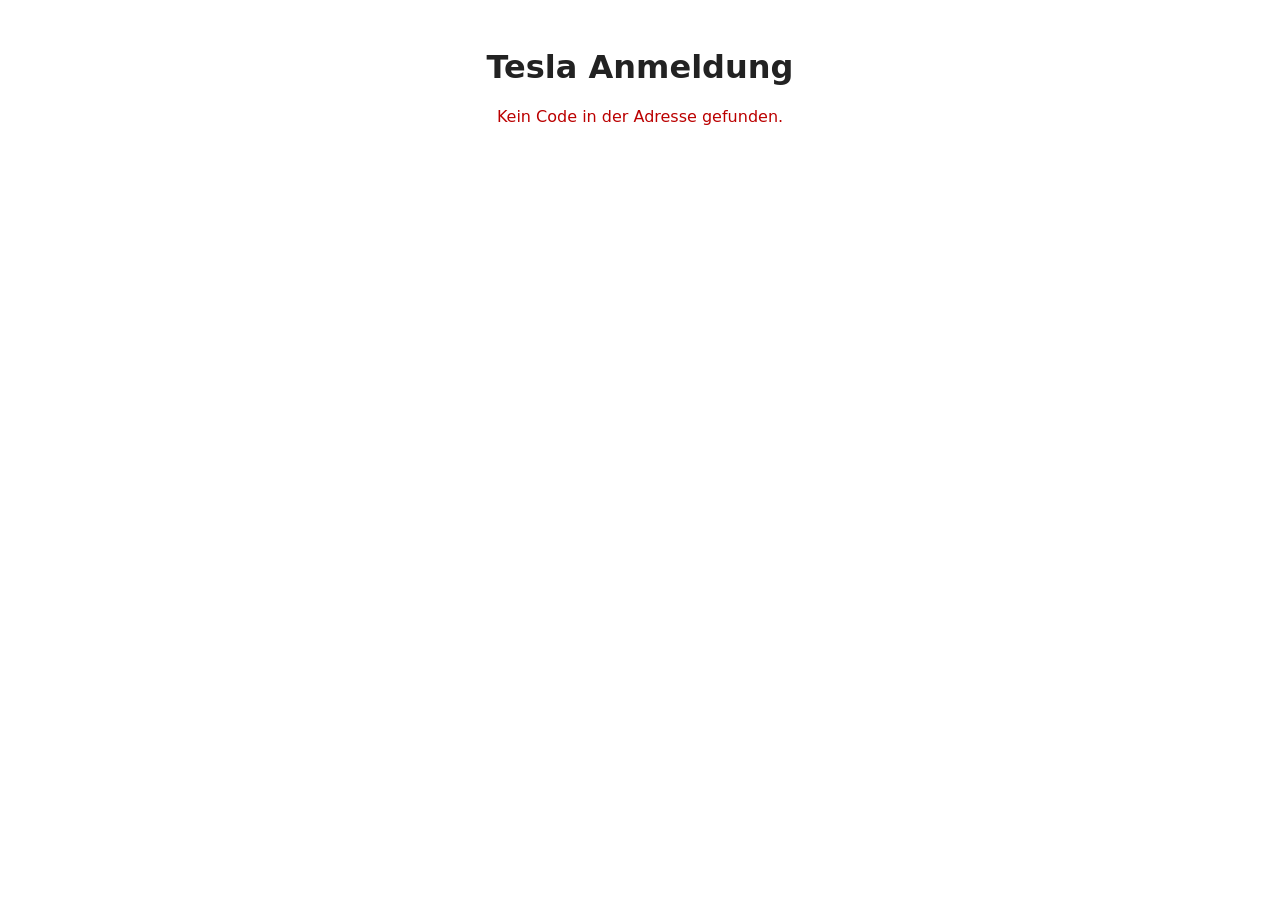
<file: tesla/callback/index.html>
<!doctype html>
<html lang="de"><head><meta charset="utf-8"><meta name="viewport" content="width=device-width,initial-scale=1">
<meta name="robots" content="noindex,nofollow"><meta name="referrer" content="no-referrer">
<title>Tesla Anmeldung – nxmind</title>
<style>body{font-family:system-ui,sans-serif;max-width:640px;margin:3rem auto;padding:0 1rem;color:#222;text-align:center}
#code{font:600 1.4rem/1.4 ui-monospace,monospace;word-break:break-all;background:#f3f3f3;border-radius:8px;padding:1rem;margin:1.5rem 0}
button{font-size:1.1rem;padding:.7rem 1.6rem;border:0;border-radius:8px;background:#111;color:#fff;cursor:pointer}.err{color:#b00}</style></head>
<body><h1>Tesla Anmeldung</h1><div id="out"></div>
<script>
(function(){var p=new URLSearchParams(location.search),c=p.get('code'),s=p.get('state'),e=p.get('error'),o=document.getElementById('out');
function t(tag,txt,cls){var n=document.createElement(tag);n.textContent=txt;if(cls)n.className=cls;o.appendChild(n);return n}
if(e){t('p','Tesla meldet einen Fehler: '+e+(p.get('error_description')?' – '+p.get('error_description'):''),'err');return}
if(!c){t('p','Kein Code in der Adresse gefunden.','err');return}
if(s!=='27074f3c609aef38a96bf91365b0d562'){t('p','Sicherheitsprüfung fehlgeschlagen (state stimmt nicht). Bitte den Code nicht verwenden.','err');return}
t('p','Bitte kopier diesen Code und füg ihn bei Anari ein.');t('div',c).id='code';
var b=t('button','Code kopieren');b.onclick=function(){navigator.clipboard.writeText(c).then(function(){b.textContent='Kopiert ✓'},function(){var r=document.createRange();r.selectNodeContents(document.getElementById('code'));getSelection().removeAllRanges();getSelection().addRange(r);b.textContent='Markiert – bitte manuell kopieren'})};
history.replaceState(null,'',location.pathname);})();
</script></body></html>
</file>
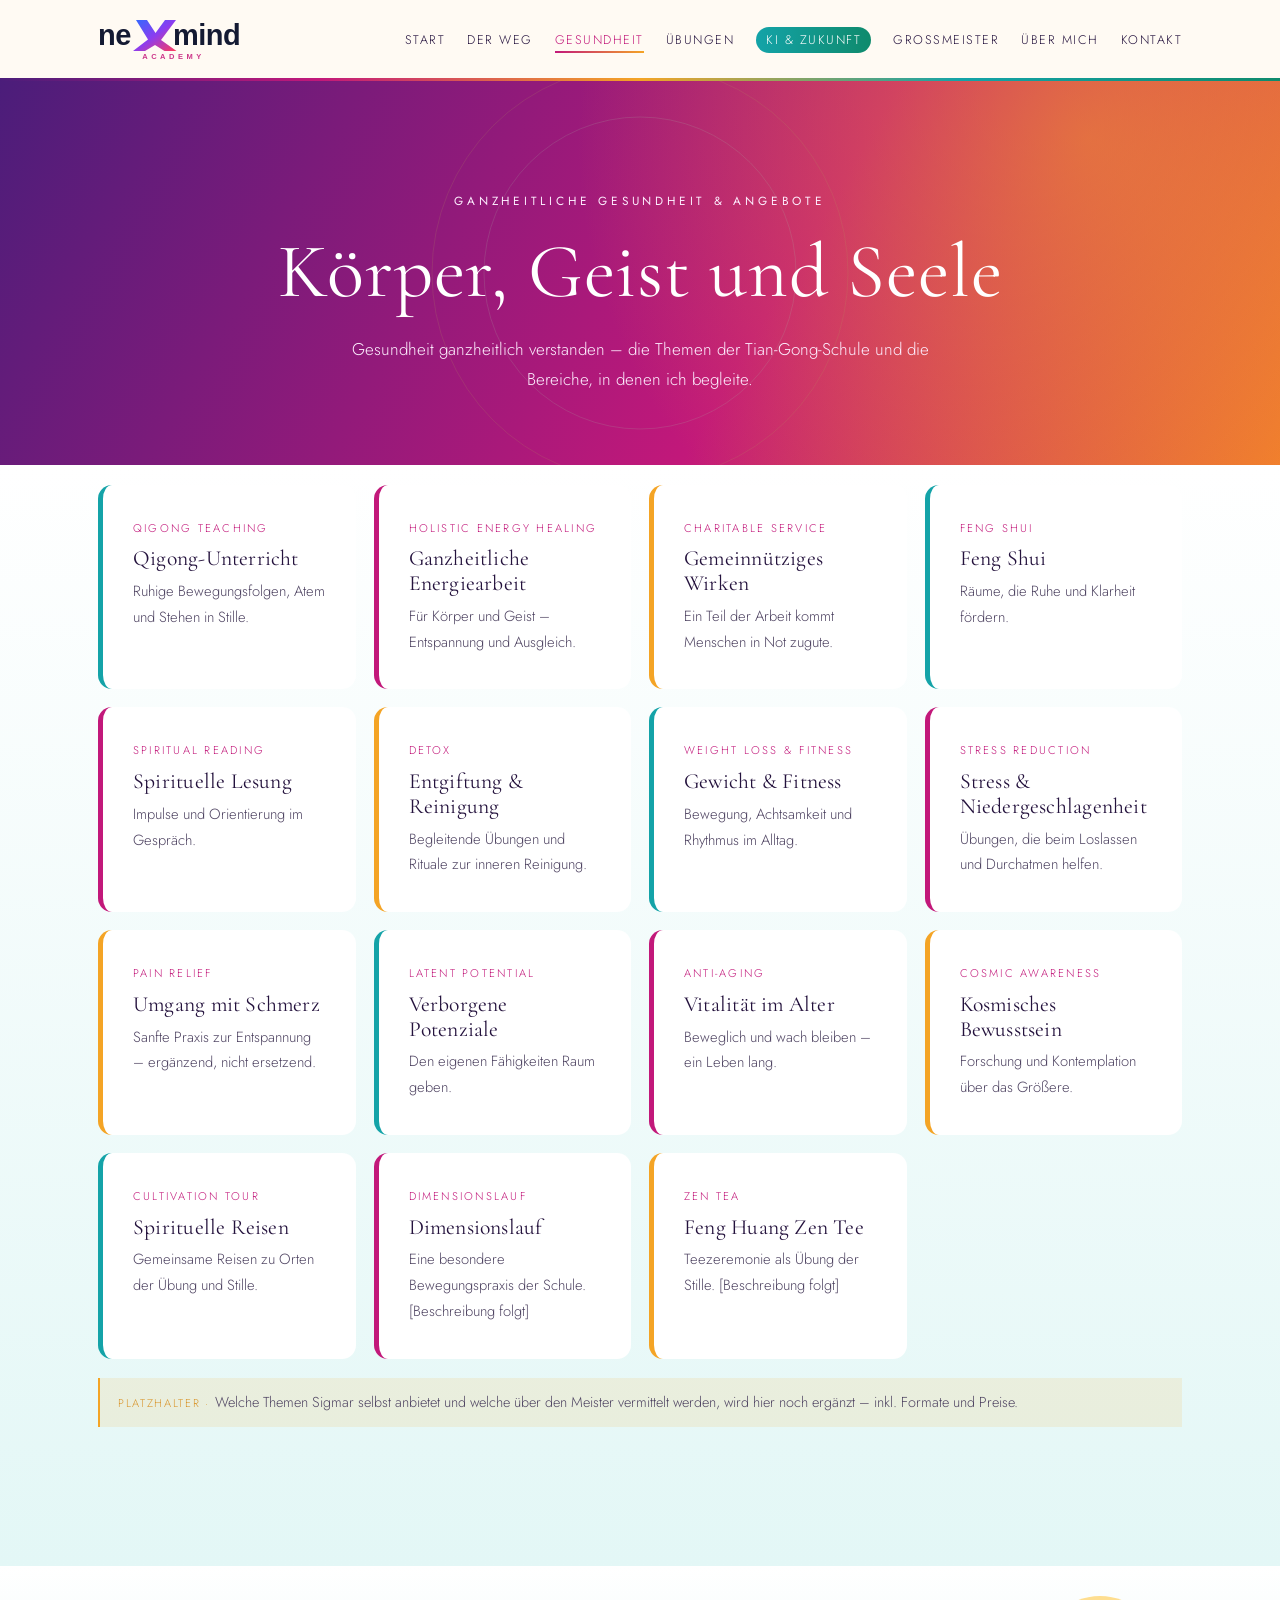
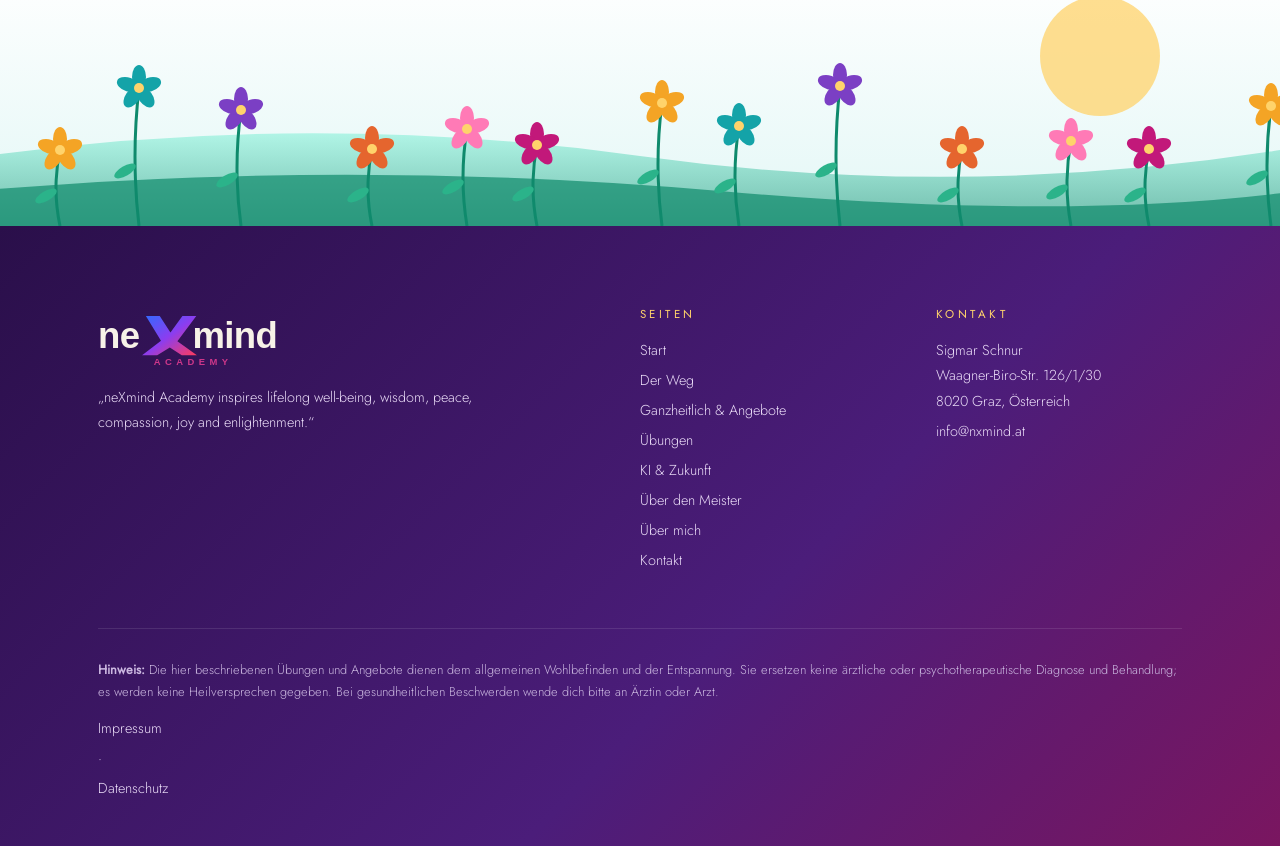
<file: angebote.html>
<!doctype html><html lang="de"><head><meta charset="utf-8"><meta name="viewport" content="width=device-width,initial-scale=1">
<title>Ganzheitlich & Angebote · neXmind Academy</title><meta name="description" content="Qigong, Energiearbeit und ganzheitliche Themen – neXmind Academy">
<link rel="stylesheet" href="fonts/fonts.css">
<link rel="stylesheet" href="style.css?v=cff6afba"><link rel="icon" type="image/svg+xml" href="favicon.svg"></head><body>
<header><div class="wrap nav"><a class="brand" href="index.html"><img src="logo.svg" alt="neXmind Academy" class="nxlogo"><span class="sub">Spiritualität · Gesundheit · Zukunft</span></a>
<nav><button class="burger" aria-label="Menü"><span></span><span></span></button><ul><li><a href="index.html" class="">Start</a></li><li><a href="weg.html" class="">Der Weg</a></li><li><a href="angebote.html" class="active ">Gesundheit</a></li><li><a href="uebungen.html" class="">Übungen</a></li><li><a href="zukunft.html" class="zk-nav">KI & Zukunft</a></li><li><a href="meister.html" class="">Großmeister</a></li><li><a href="ueber-mich.html" class="">Über mich</a></li><li><a href="kontakt.html" class="">Kontakt</a></li></ul></nav></div></header>
<main><section class="page-head"><svg class="ring" viewBox="0 0 600 600" fill="none"><circle cx="300" cy="300" r="240" stroke="#b49a5e" stroke-width=".8"/><circle cx="300" cy="300" r="180" stroke="#a9bfa8" stroke-width=".8"/></svg><div class="wrap reveal"><span class="eyebrow">Ganzheitliche Gesundheit & Angebote</span><h1>Körper, Geist und Seele</h1><p>Gesundheit ganzheitlich verstanden – die Themen der Tian-Gong-Schule und die Bereiche, in denen ich begleite.</p></div></section><section style="padding-top:20px"><div class="wrap"><div class="topics"><div class="topic reveal"><span class="en">Qigong Teaching</span><h3>Qigong-Unterricht</h3><p>Ruhige Bewegungsfolgen, Atem und Stehen in Stille.</p></div><div class="topic reveal"><span class="en">Holistic Energy Healing</span><h3>Ganzheitliche Energiearbeit</h3><p>Für Körper und Geist – Entspannung und Ausgleich.</p></div><div class="topic reveal"><span class="en">Charitable Service</span><h3>Gemeinnütziges Wirken</h3><p>Ein Teil der Arbeit kommt Menschen in Not zugute.</p></div><div class="topic reveal"><span class="en">Feng Shui</span><h3>Feng Shui</h3><p>Räume, die Ruhe und Klarheit fördern.</p></div><div class="topic reveal"><span class="en">Spiritual Reading</span><h3>Spirituelle Lesung</h3><p>Impulse und Orientierung im Gespräch.</p></div><div class="topic reveal"><span class="en">Detox</span><h3>Entgiftung & Reinigung</h3><p>Begleitende Übungen und Rituale zur inneren Reinigung.</p></div><div class="topic reveal"><span class="en">Weight Loss & Fitness</span><h3>Gewicht & Fitness</h3><p>Bewegung, Achtsamkeit und Rhythmus im Alltag.</p></div><div class="topic reveal"><span class="en">Stress Reduction</span><h3>Stress & Niedergeschlagenheit</h3><p>Übungen, die beim Loslassen und Durchatmen helfen.</p></div><div class="topic reveal"><span class="en">Pain Relief</span><h3>Umgang mit Schmerz</h3><p>Sanfte Praxis zur Entspannung – ergänzend, nicht ersetzend.</p></div><div class="topic reveal"><span class="en">Latent Potential</span><h3>Verborgene Potenziale</h3><p>Den eigenen Fähigkeiten Raum geben.</p></div><div class="topic reveal"><span class="en">Anti-Aging</span><h3>Vitalität im Alter</h3><p>Beweglich und wach bleiben – ein Leben lang.</p></div><div class="topic reveal"><span class="en">Cosmic Awareness</span><h3>Kosmisches Bewusstsein</h3><p>Forschung und Kontemplation über das Größere.</p></div><div class="topic reveal"><span class="en">Cultivation Tour</span><h3>Spirituelle Reisen</h3><p>Gemeinsame Reisen zu Orten der Übung und Stille.</p></div><div class="topic reveal"><span class="en">Dimensionslauf</span><h3>Dimensionslauf</h3><p>Eine besondere Bewegungspraxis der Schule. [Beschreibung folgt]</p></div><div class="topic reveal"><span class="en">Zen Tea</span><h3>Feng Huang Zen Tee</h3><p>Teezeremonie als Übung der Stille. [Beschreibung folgt]</p></div></div><p class="placeholder">Welche Themen Sigmar selbst anbietet und welche über den Meister vermittelt werden, wird hier noch ergänzt – inkl. Formate und Preise.</p></div></section></main><div class="meadow" aria-hidden="true"><svg viewBox="0 0 1440 260" preserveAspectRatio="xMidYMax slice"><defs><linearGradient id="hill" x1="0" y1="0" x2="0" y2="1"><stop offset="0" stop-color="#7ff0d6"/><stop offset="1" stop-color="#0f8a6c"/></linearGradient></defs><circle class="breath" cx="1180" cy="90" r="60" fill="#ffd36b" opacity=".75" style="transform-origin:1180px 90px"/><path d="M0 200 Q360 140 720 190 T1440 170 V260 H0z" fill="url(#hill)" opacity=".55"/><path d="M0 230 Q400 190 800 225 T1440 215 V260 H0z" fill="#0f8a6c" opacity=".7"/><path d="M35 260 Q27 215.5 35 171" stroke="#0f8a6c" stroke-width="3" fill="none"/><ellipse cx="21" cy="224" rx="12" ry="5" fill="#2bb38a" transform="rotate(-30 21 224)"/><g class="sway" style="transform-origin:35px 171px"><g fill="#c2187a"><ellipse cx="35" cy="160" rx="7" ry="12" transform="rotate(0 35 171)"/><ellipse cx="35" cy="160" rx="7" ry="12" transform="rotate(72 35 171)"/><ellipse cx="35" cy="160" rx="7" ry="12" transform="rotate(144 35 171)"/><ellipse cx="35" cy="160" rx="7" ry="12" transform="rotate(216 35 171)"/><ellipse cx="35" cy="160" rx="7" ry="12" transform="rotate(288 35 171)"/></g><circle cx="35" cy="171" r="5" fill="#ffd36b"/></g><path d="M140 260 Q132 222.0 140 184" stroke="#0f8a6c" stroke-width="3" fill="none"/><ellipse cx="126" cy="230" rx="12" ry="5" fill="#2bb38a" transform="rotate(-30 126 230)"/><g class="sway" style="transform-origin:140px 184px"><g fill="#f4a425"><ellipse cx="140" cy="173" rx="7" ry="12" transform="rotate(0 140 184)"/><ellipse cx="140" cy="173" rx="7" ry="12" transform="rotate(72 140 184)"/><ellipse cx="140" cy="173" rx="7" ry="12" transform="rotate(144 140 184)"/><ellipse cx="140" cy="173" rx="7" ry="12" transform="rotate(216 140 184)"/><ellipse cx="140" cy="173" rx="7" ry="12" transform="rotate(288 140 184)"/></g><circle cx="140" cy="184" r="5" fill="#ffd36b"/></g><path d="M219 260 Q211 191.0 219 122" stroke="#0f8a6c" stroke-width="3" fill="none"/><ellipse cx="205" cy="205" rx="12" ry="5" fill="#2bb38a" transform="rotate(-30 205 205)"/><g class="sway" style="transform-origin:219px 122px"><g fill="#14a3a8"><ellipse cx="219" cy="111" rx="7" ry="12" transform="rotate(0 219 122)"/><ellipse cx="219" cy="111" rx="7" ry="12" transform="rotate(72 219 122)"/><ellipse cx="219" cy="111" rx="7" ry="12" transform="rotate(144 219 122)"/><ellipse cx="219" cy="111" rx="7" ry="12" transform="rotate(216 219 122)"/><ellipse cx="219" cy="111" rx="7" ry="12" transform="rotate(288 219 122)"/></g><circle cx="219" cy="122" r="5" fill="#ffd36b"/></g><path d="M321 260 Q313 202.0 321 144" stroke="#0f8a6c" stroke-width="3" fill="none"/><ellipse cx="307" cy="214" rx="12" ry="5" fill="#2bb38a" transform="rotate(-30 307 214)"/><g class="sway" style="transform-origin:321px 144px"><g fill="#7b3fc4"><ellipse cx="321" cy="133" rx="7" ry="12" transform="rotate(0 321 144)"/><ellipse cx="321" cy="133" rx="7" ry="12" transform="rotate(72 321 144)"/><ellipse cx="321" cy="133" rx="7" ry="12" transform="rotate(144 321 144)"/><ellipse cx="321" cy="133" rx="7" ry="12" transform="rotate(216 321 144)"/><ellipse cx="321" cy="133" rx="7" ry="12" transform="rotate(288 321 144)"/></g><circle cx="321" cy="144" r="5" fill="#ffd36b"/></g><path d="M452 260 Q444 221.5 452 183" stroke="#0f8a6c" stroke-width="3" fill="none"/><ellipse cx="438" cy="229" rx="12" ry="5" fill="#2bb38a" transform="rotate(-30 438 229)"/><g class="sway" style="transform-origin:452px 183px"><g fill="#e5652e"><ellipse cx="452" cy="172" rx="7" ry="12" transform="rotate(0 452 183)"/><ellipse cx="452" cy="172" rx="7" ry="12" transform="rotate(72 452 183)"/><ellipse cx="452" cy="172" rx="7" ry="12" transform="rotate(144 452 183)"/><ellipse cx="452" cy="172" rx="7" ry="12" transform="rotate(216 452 183)"/><ellipse cx="452" cy="172" rx="7" ry="12" transform="rotate(288 452 183)"/></g><circle cx="452" cy="183" r="5" fill="#ffd36b"/></g><path d="M547 260 Q539 211.5 547 163" stroke="#0f8a6c" stroke-width="3" fill="none"/><ellipse cx="533" cy="221" rx="12" ry="5" fill="#2bb38a" transform="rotate(-30 533 221)"/><g class="sway" style="transform-origin:547px 163px"><g fill="#ff7ab6"><ellipse cx="547" cy="152" rx="7" ry="12" transform="rotate(0 547 163)"/><ellipse cx="547" cy="152" rx="7" ry="12" transform="rotate(72 547 163)"/><ellipse cx="547" cy="152" rx="7" ry="12" transform="rotate(144 547 163)"/><ellipse cx="547" cy="152" rx="7" ry="12" transform="rotate(216 547 163)"/><ellipse cx="547" cy="152" rx="7" ry="12" transform="rotate(288 547 163)"/></g><circle cx="547" cy="163" r="5" fill="#ffd36b"/></g><path d="M617 260 Q609 219.5 617 179" stroke="#0f8a6c" stroke-width="3" fill="none"/><ellipse cx="603" cy="228" rx="12" ry="5" fill="#2bb38a" transform="rotate(-30 603 228)"/><g class="sway" style="transform-origin:617px 179px"><g fill="#c2187a"><ellipse cx="617" cy="168" rx="7" ry="12" transform="rotate(0 617 179)"/><ellipse cx="617" cy="168" rx="7" ry="12" transform="rotate(72 617 179)"/><ellipse cx="617" cy="168" rx="7" ry="12" transform="rotate(144 617 179)"/><ellipse cx="617" cy="168" rx="7" ry="12" transform="rotate(216 617 179)"/><ellipse cx="617" cy="168" rx="7" ry="12" transform="rotate(288 617 179)"/></g><circle cx="617" cy="179" r="5" fill="#ffd36b"/></g><path d="M742 260 Q734 198.5 742 137" stroke="#0f8a6c" stroke-width="3" fill="none"/><ellipse cx="728" cy="211" rx="12" ry="5" fill="#2bb38a" transform="rotate(-30 728 211)"/><g class="sway" style="transform-origin:742px 137px"><g fill="#f4a425"><ellipse cx="742" cy="126" rx="7" ry="12" transform="rotate(0 742 137)"/><ellipse cx="742" cy="126" rx="7" ry="12" transform="rotate(72 742 137)"/><ellipse cx="742" cy="126" rx="7" ry="12" transform="rotate(144 742 137)"/><ellipse cx="742" cy="126" rx="7" ry="12" transform="rotate(216 742 137)"/><ellipse cx="742" cy="126" rx="7" ry="12" transform="rotate(288 742 137)"/></g><circle cx="742" cy="137" r="5" fill="#ffd36b"/></g><path d="M819 260 Q811 210.0 819 160" stroke="#0f8a6c" stroke-width="3" fill="none"/><ellipse cx="805" cy="220" rx="12" ry="5" fill="#2bb38a" transform="rotate(-30 805 220)"/><g class="sway" style="transform-origin:819px 160px"><g fill="#14a3a8"><ellipse cx="819" cy="149" rx="7" ry="12" transform="rotate(0 819 160)"/><ellipse cx="819" cy="149" rx="7" ry="12" transform="rotate(72 819 160)"/><ellipse cx="819" cy="149" rx="7" ry="12" transform="rotate(144 819 160)"/><ellipse cx="819" cy="149" rx="7" ry="12" transform="rotate(216 819 160)"/><ellipse cx="819" cy="149" rx="7" ry="12" transform="rotate(288 819 160)"/></g><circle cx="819" cy="160" r="5" fill="#ffd36b"/></g><path d="M920 260 Q912 190.0 920 120" stroke="#0f8a6c" stroke-width="3" fill="none"/><ellipse cx="906" cy="204" rx="12" ry="5" fill="#2bb38a" transform="rotate(-30 906 204)"/><g class="sway" style="transform-origin:920px 120px"><g fill="#7b3fc4"><ellipse cx="920" cy="109" rx="7" ry="12" transform="rotate(0 920 120)"/><ellipse cx="920" cy="109" rx="7" ry="12" transform="rotate(72 920 120)"/><ellipse cx="920" cy="109" rx="7" ry="12" transform="rotate(144 920 120)"/><ellipse cx="920" cy="109" rx="7" ry="12" transform="rotate(216 920 120)"/><ellipse cx="920" cy="109" rx="7" ry="12" transform="rotate(288 920 120)"/></g><circle cx="920" cy="120" r="5" fill="#ffd36b"/></g><path d="M1042 260 Q1034 221.5 1042 183" stroke="#0f8a6c" stroke-width="3" fill="none"/><ellipse cx="1028" cy="229" rx="12" ry="5" fill="#2bb38a" transform="rotate(-30 1028 229)"/><g class="sway" style="transform-origin:1042px 183px"><g fill="#e5652e"><ellipse cx="1042" cy="172" rx="7" ry="12" transform="rotate(0 1042 183)"/><ellipse cx="1042" cy="172" rx="7" ry="12" transform="rotate(72 1042 183)"/><ellipse cx="1042" cy="172" rx="7" ry="12" transform="rotate(144 1042 183)"/><ellipse cx="1042" cy="172" rx="7" ry="12" transform="rotate(216 1042 183)"/><ellipse cx="1042" cy="172" rx="7" ry="12" transform="rotate(288 1042 183)"/></g><circle cx="1042" cy="183" r="5" fill="#ffd36b"/></g><path d="M1151 260 Q1143 217.5 1151 175" stroke="#0f8a6c" stroke-width="3" fill="none"/><ellipse cx="1137" cy="226" rx="12" ry="5" fill="#2bb38a" transform="rotate(-30 1137 226)"/><g class="sway" style="transform-origin:1151px 175px"><g fill="#ff7ab6"><ellipse cx="1151" cy="164" rx="7" ry="12" transform="rotate(0 1151 175)"/><ellipse cx="1151" cy="164" rx="7" ry="12" transform="rotate(72 1151 175)"/><ellipse cx="1151" cy="164" rx="7" ry="12" transform="rotate(144 1151 175)"/><ellipse cx="1151" cy="164" rx="7" ry="12" transform="rotate(216 1151 175)"/><ellipse cx="1151" cy="164" rx="7" ry="12" transform="rotate(288 1151 175)"/></g><circle cx="1151" cy="175" r="5" fill="#ffd36b"/></g><path d="M1229 260 Q1221 221.5 1229 183" stroke="#0f8a6c" stroke-width="3" fill="none"/><ellipse cx="1215" cy="229" rx="12" ry="5" fill="#2bb38a" transform="rotate(-30 1215 229)"/><g class="sway" style="transform-origin:1229px 183px"><g fill="#c2187a"><ellipse cx="1229" cy="172" rx="7" ry="12" transform="rotate(0 1229 183)"/><ellipse cx="1229" cy="172" rx="7" ry="12" transform="rotate(72 1229 183)"/><ellipse cx="1229" cy="172" rx="7" ry="12" transform="rotate(144 1229 183)"/><ellipse cx="1229" cy="172" rx="7" ry="12" transform="rotate(216 1229 183)"/><ellipse cx="1229" cy="172" rx="7" ry="12" transform="rotate(288 1229 183)"/></g><circle cx="1229" cy="183" r="5" fill="#ffd36b"/></g><path d="M1351 260 Q1343 200.0 1351 140" stroke="#0f8a6c" stroke-width="3" fill="none"/><ellipse cx="1337" cy="212" rx="12" ry="5" fill="#2bb38a" transform="rotate(-30 1337 212)"/><g class="sway" style="transform-origin:1351px 140px"><g fill="#f4a425"><ellipse cx="1351" cy="129" rx="7" ry="12" transform="rotate(0 1351 140)"/><ellipse cx="1351" cy="129" rx="7" ry="12" transform="rotate(72 1351 140)"/><ellipse cx="1351" cy="129" rx="7" ry="12" transform="rotate(144 1351 140)"/><ellipse cx="1351" cy="129" rx="7" ry="12" transform="rotate(216 1351 140)"/><ellipse cx="1351" cy="129" rx="7" ry="12" transform="rotate(288 1351 140)"/></g><circle cx="1351" cy="140" r="5" fill="#ffd36b"/></g></svg></div>
<footer><div class="wrap"><div class="cols"><div><a class="brand" href="index.html"><img src="logo-light.svg" alt="neXmind Academy" class="nxlogo"></a>
<p style="margin-top:1rem;max-width:380px">„neXmind Academy inspires lifelong well-being, wisdom, peace, compassion, joy and enlightenment.“</p></div>
<div><h4>Seiten</h4><a href="index.html">Start</a><a href="weg.html">Der Weg</a><a href="angebote.html">Ganzheitlich & Angebote</a><a href="uebungen.html">Übungen</a><a href="zukunft.html">KI & Zukunft</a><a href="meister.html">Über den Meister</a><a href="ueber-mich.html">Über mich</a><a href="kontakt.html">Kontakt</a></div>
<div><h4>Kontakt</h4><p>Sigmar Schnur<br>Waagner-Biro-Str. 126/1/30<br>8020 Graz, Österreich<br><a href="mailto:info@nxmind.at">info@nxmind.at</a></p></div></div>
<p class="disclaimer"><strong>Hinweis:</strong> Die hier beschriebenen Übungen und Angebote dienen dem allgemeinen Wohlbefinden und der Entspannung. Sie ersetzen keine ärztliche oder psychotherapeutische Diagnose und Behandlung; es werden keine Heilversprechen gegeben. Bei gesundheitlichen Beschwerden wende dich bitte an Ärztin oder Arzt.</p><p class="legal-links" style="margin-top:.8rem"><a href="impressum.html">Impressum</a> · <a href="datenschutz.html">Datenschutz</a></p></div></footer>
<script src="main.js?v=cff6afba"></script></body></html>
</file>
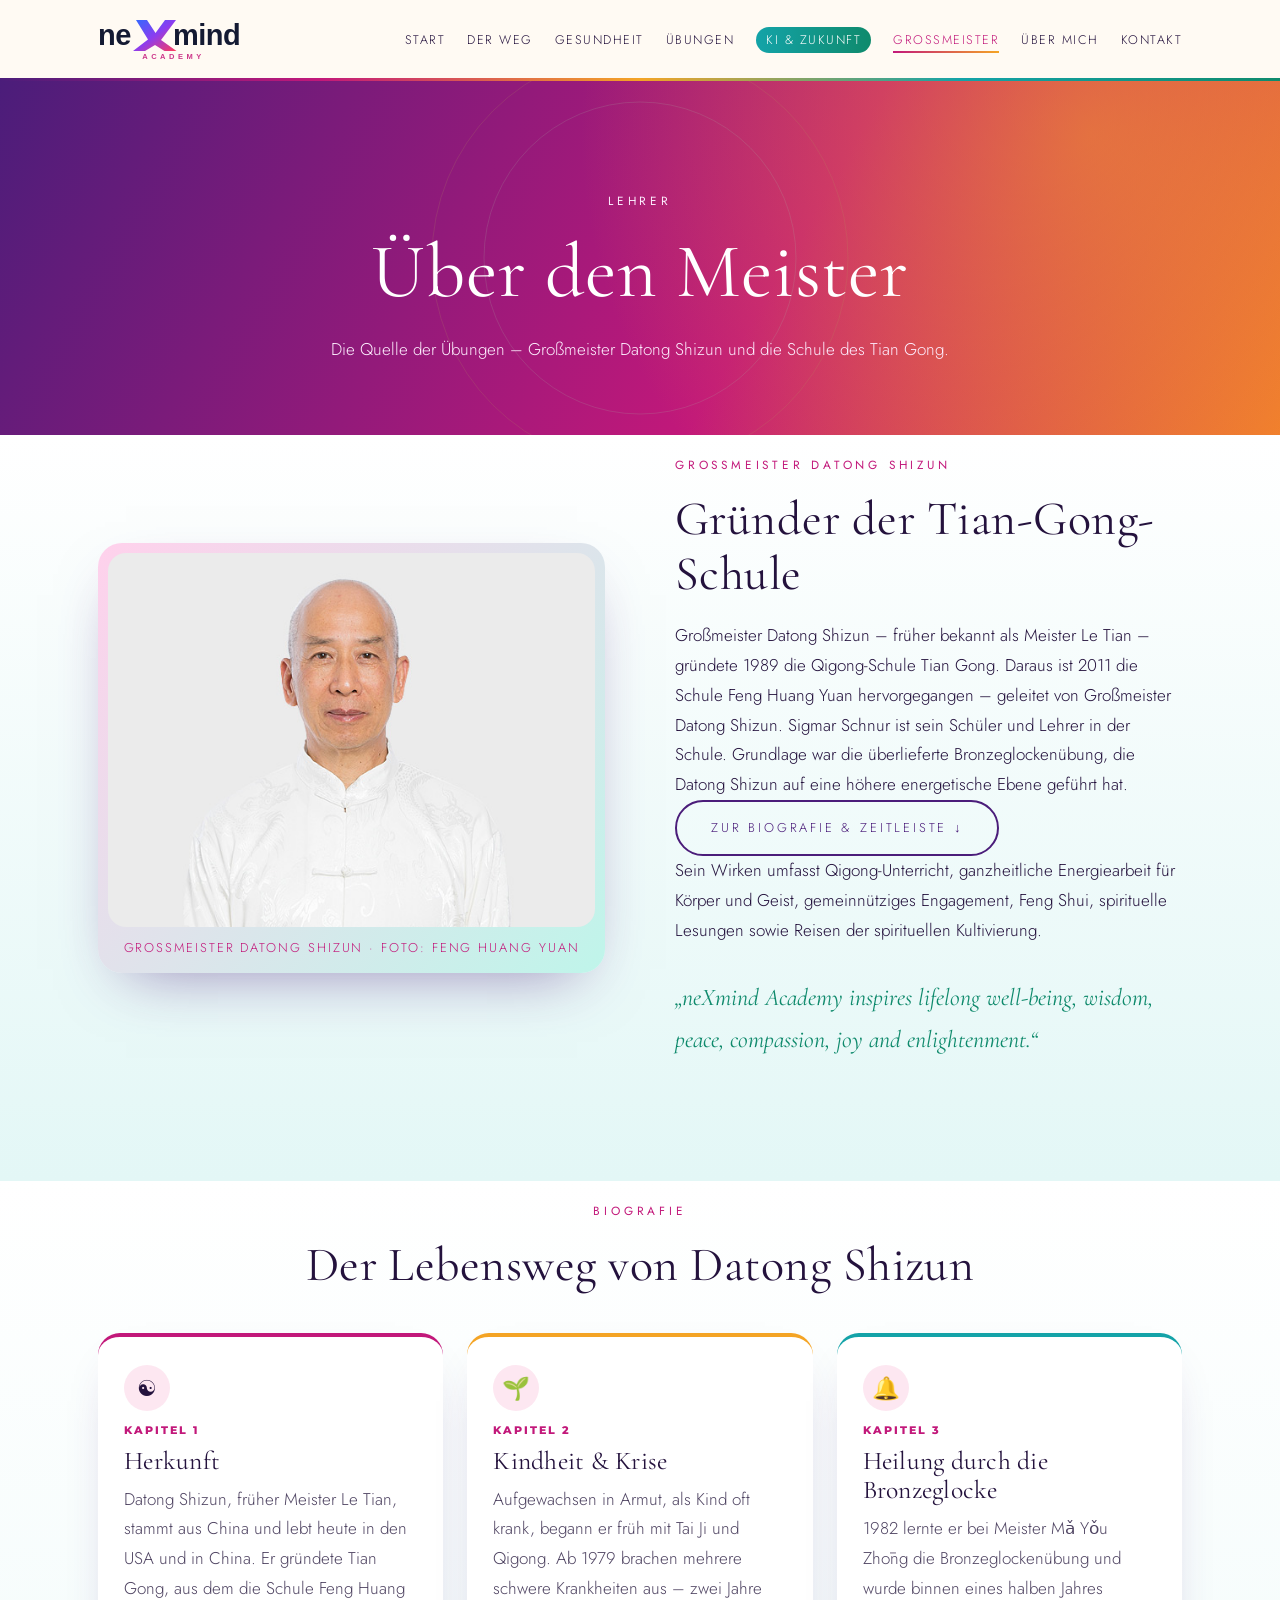
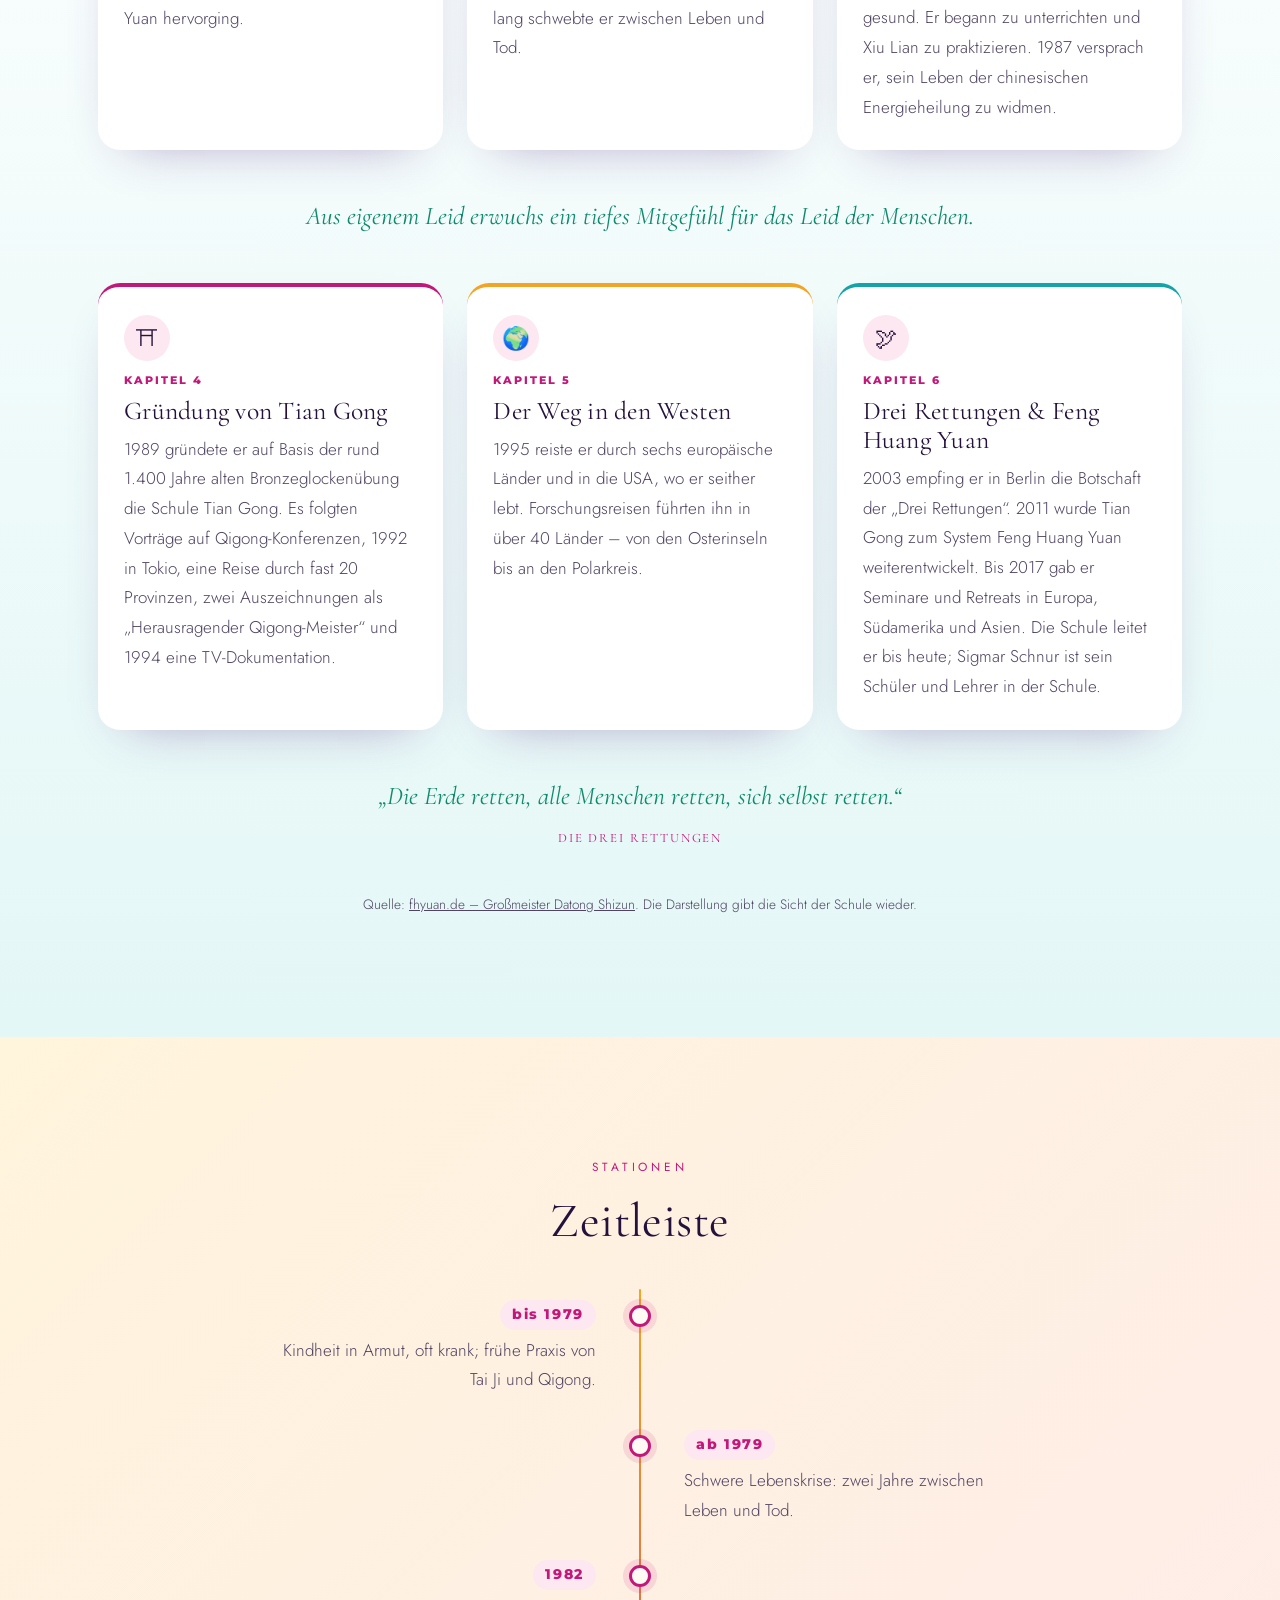
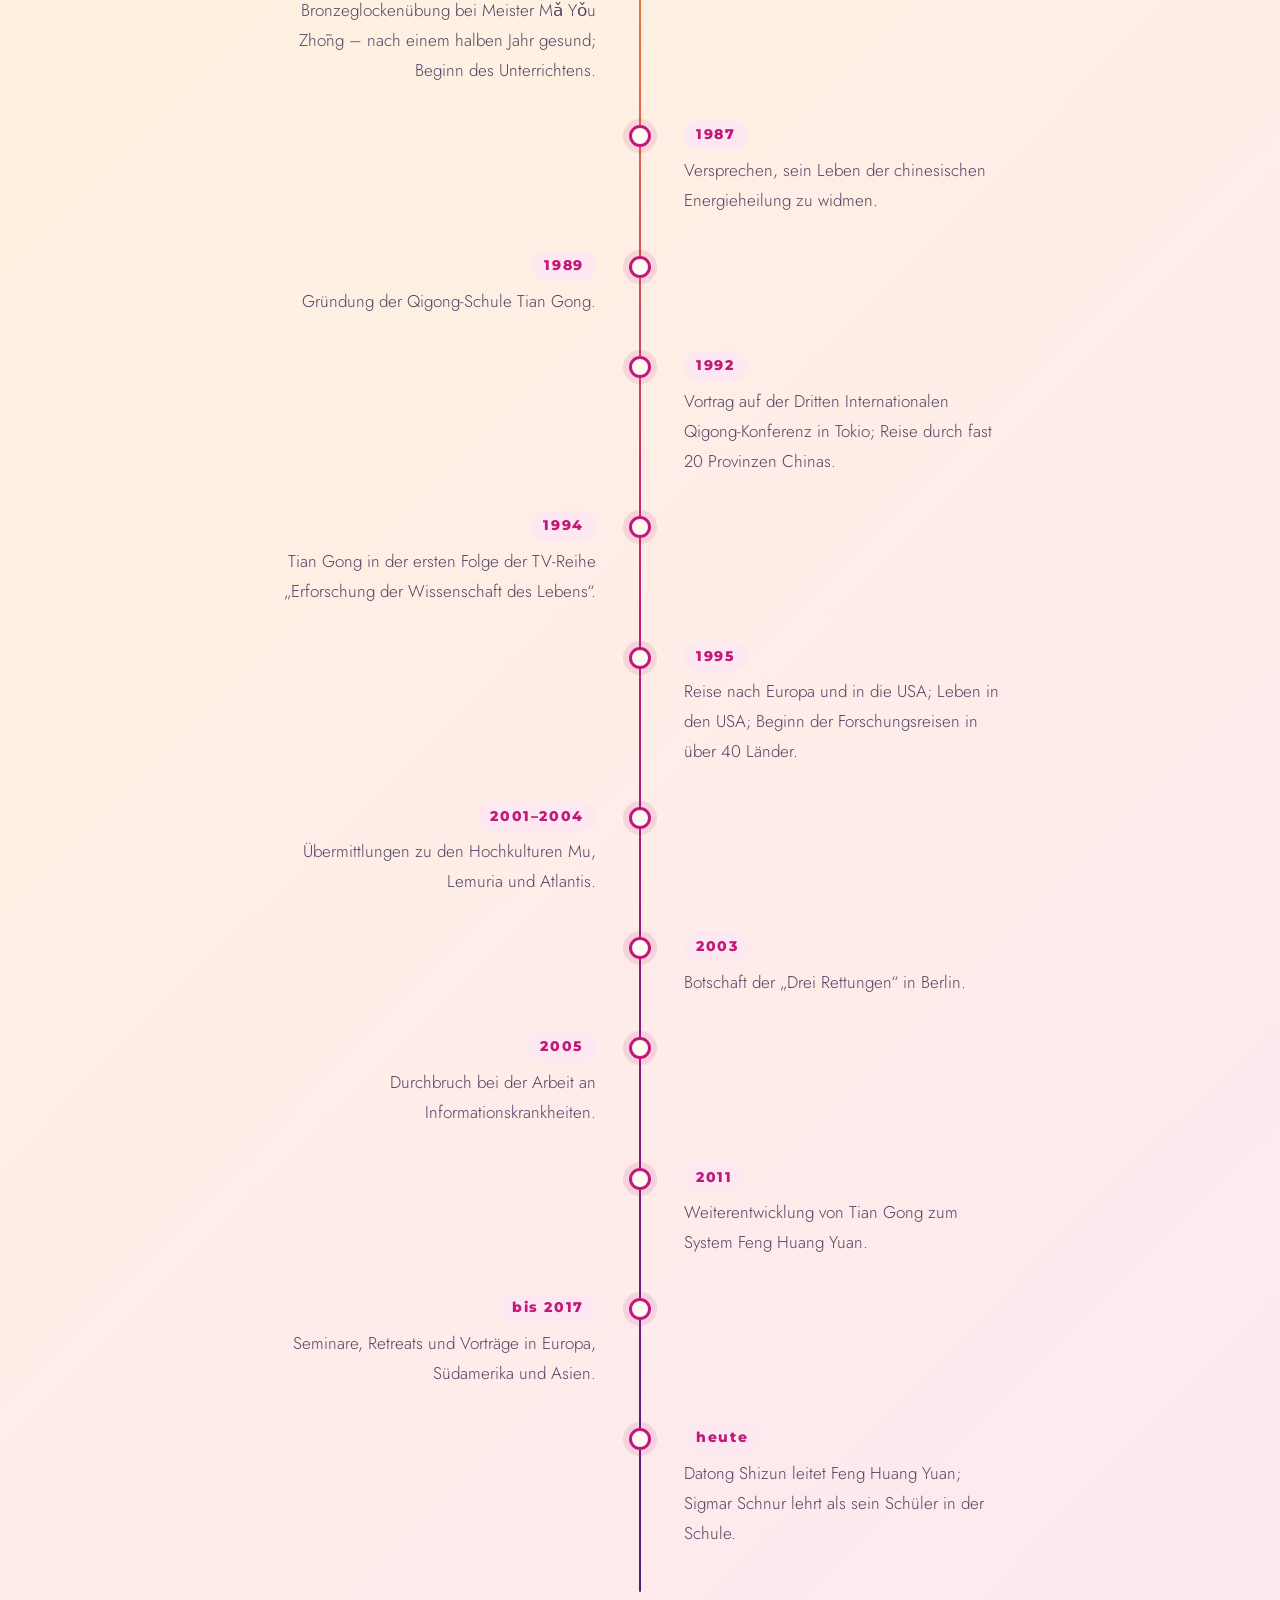
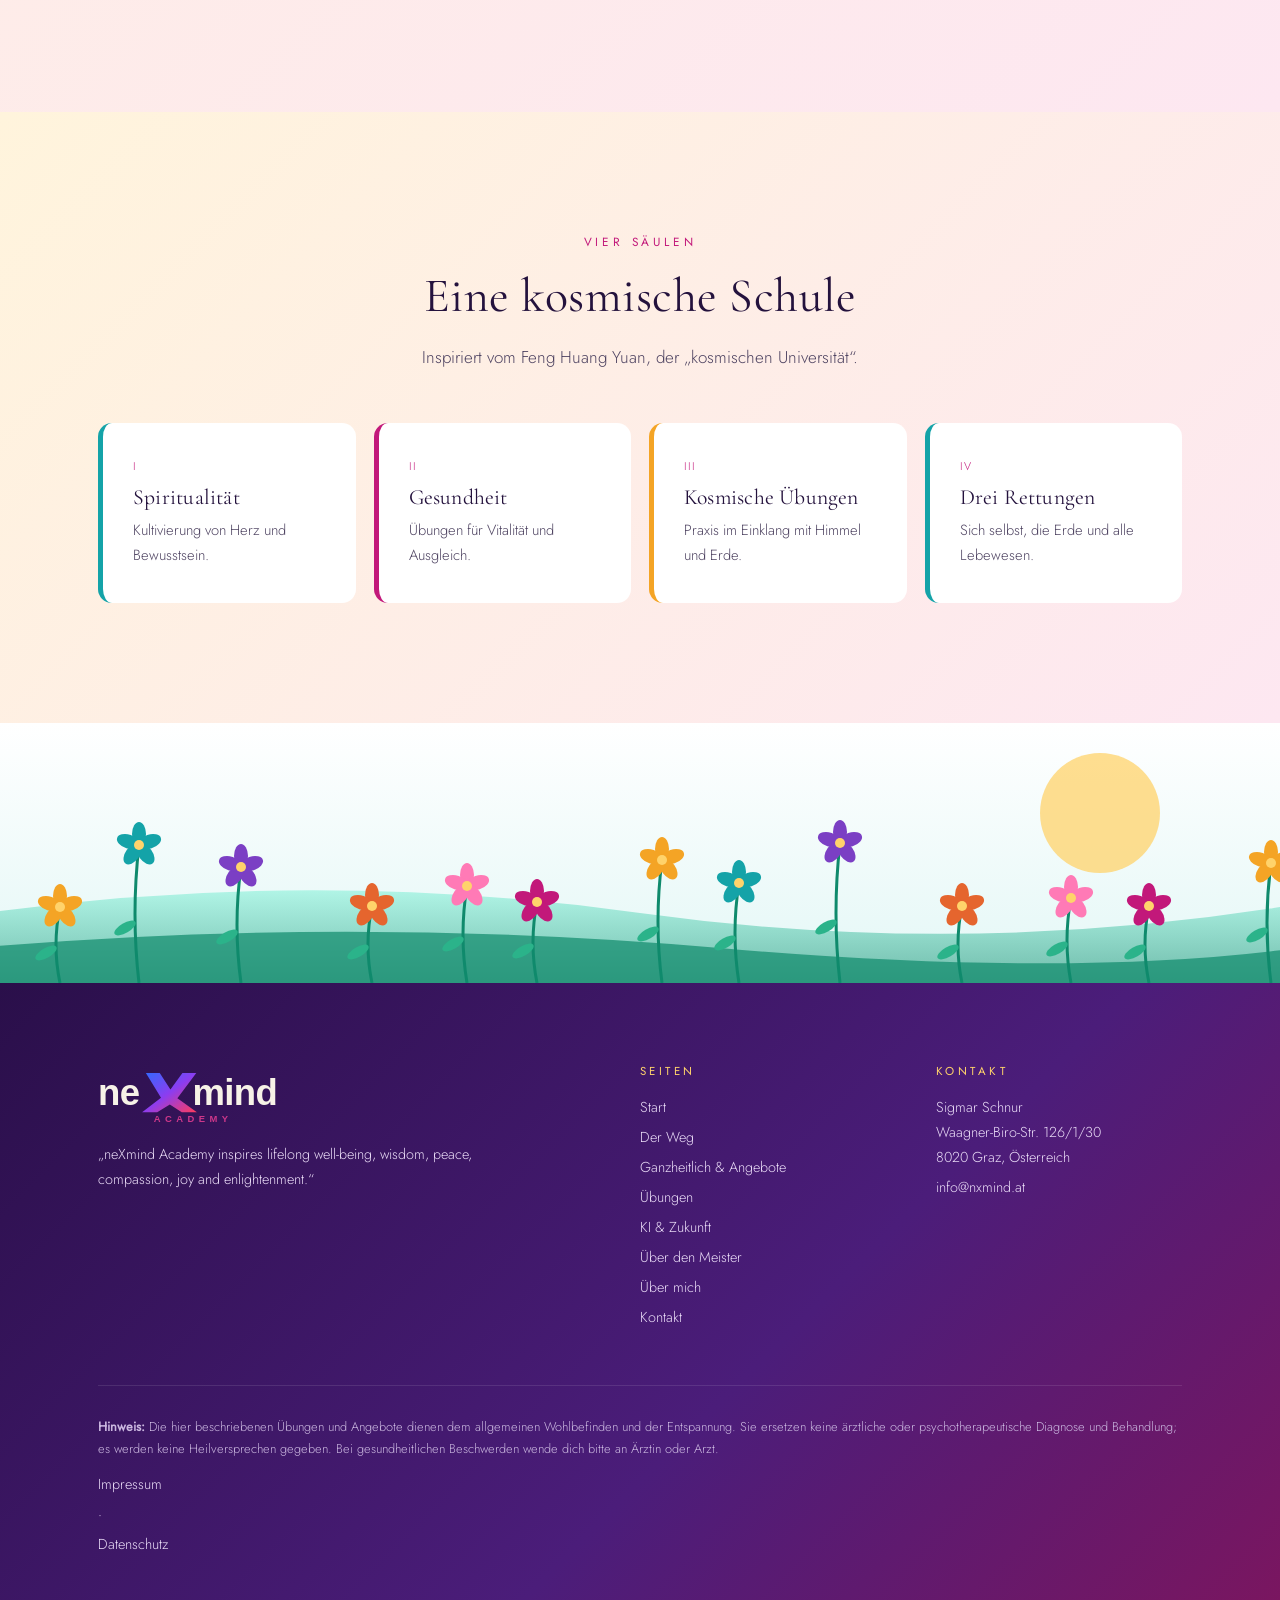
<file: biografie.html>
<!doctype html><html lang="de"><head><meta charset="utf-8"><title>Biografie Datong Shizun · neXmind Academy</title><link rel="canonical" href="https://nxmind.de/meister.html#biografie"><meta http-equiv="refresh" content="0; url=meister.html#biografie"><script>location.replace("meister.html#biografie")</script></head><body><p>Weiter zur <a href="meister.html#biografie">Biografie von Datong Shizun</a>.</p></body></html>
</file>
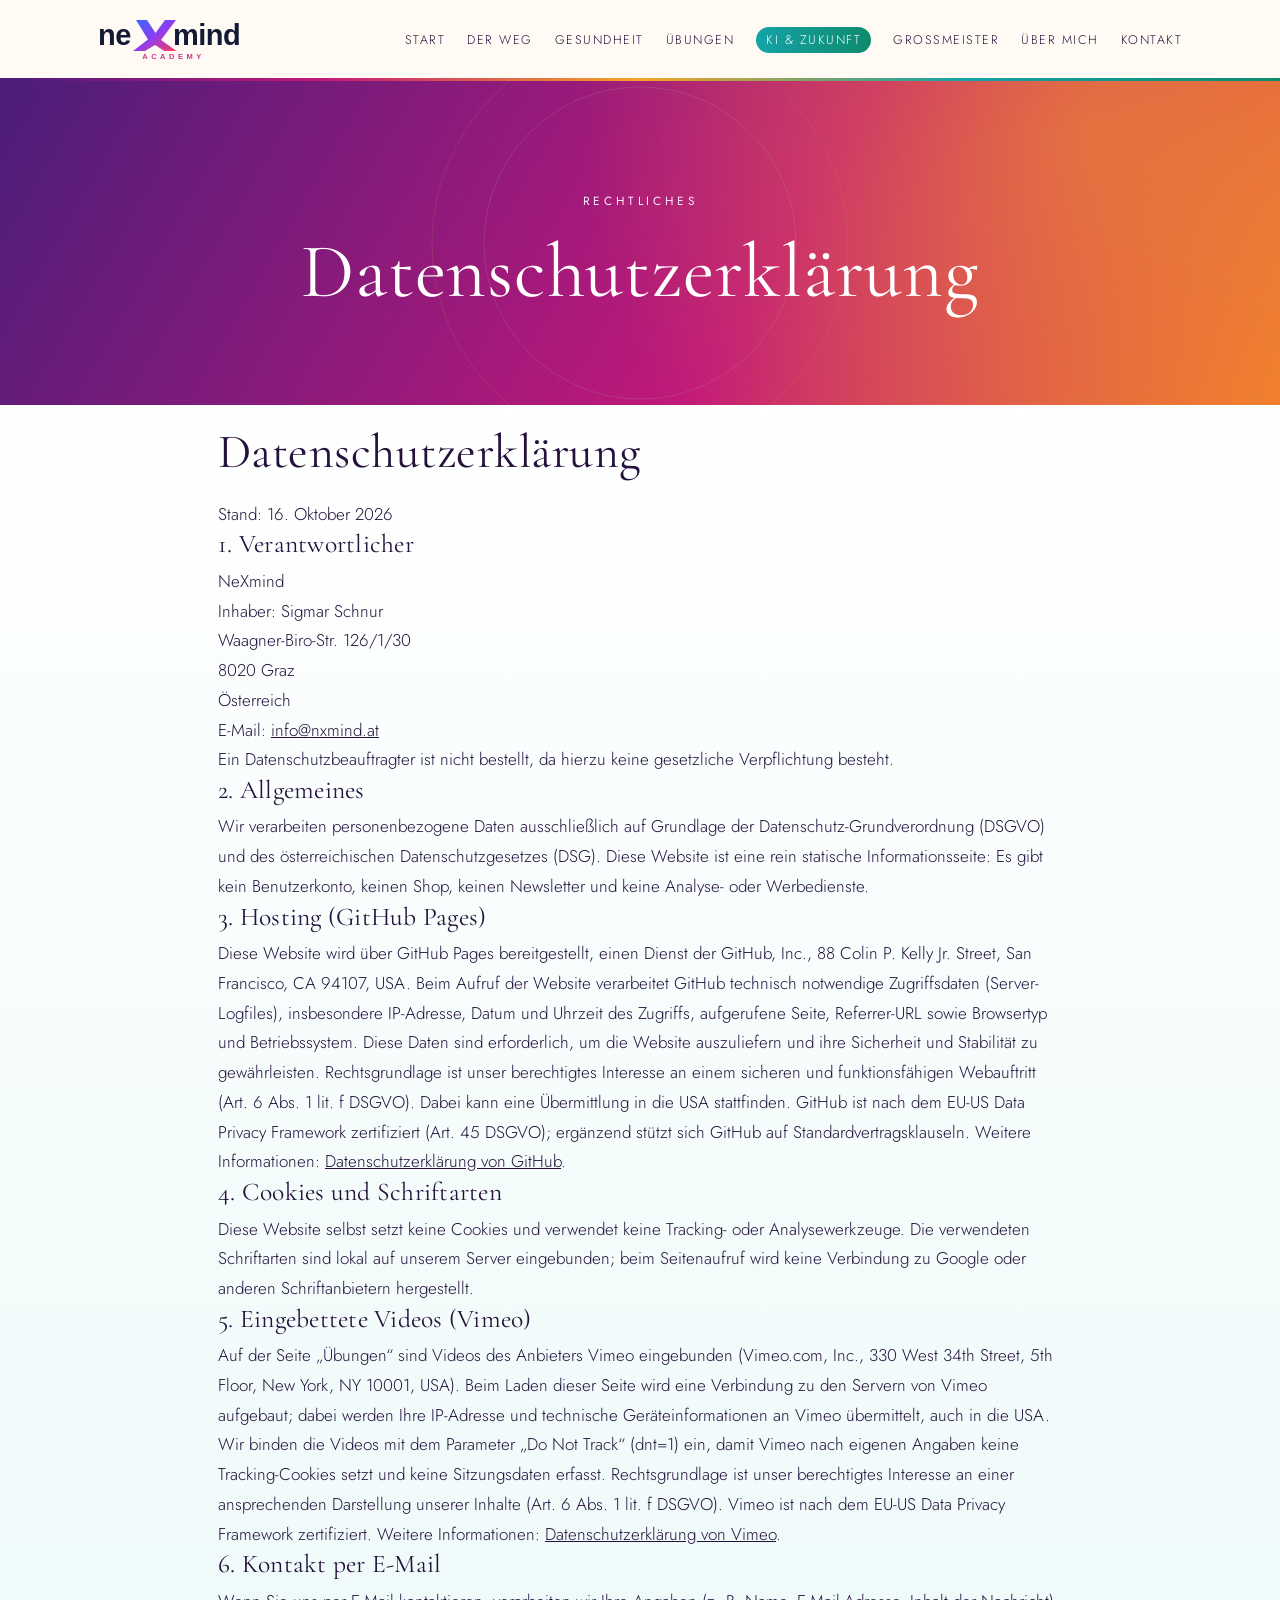
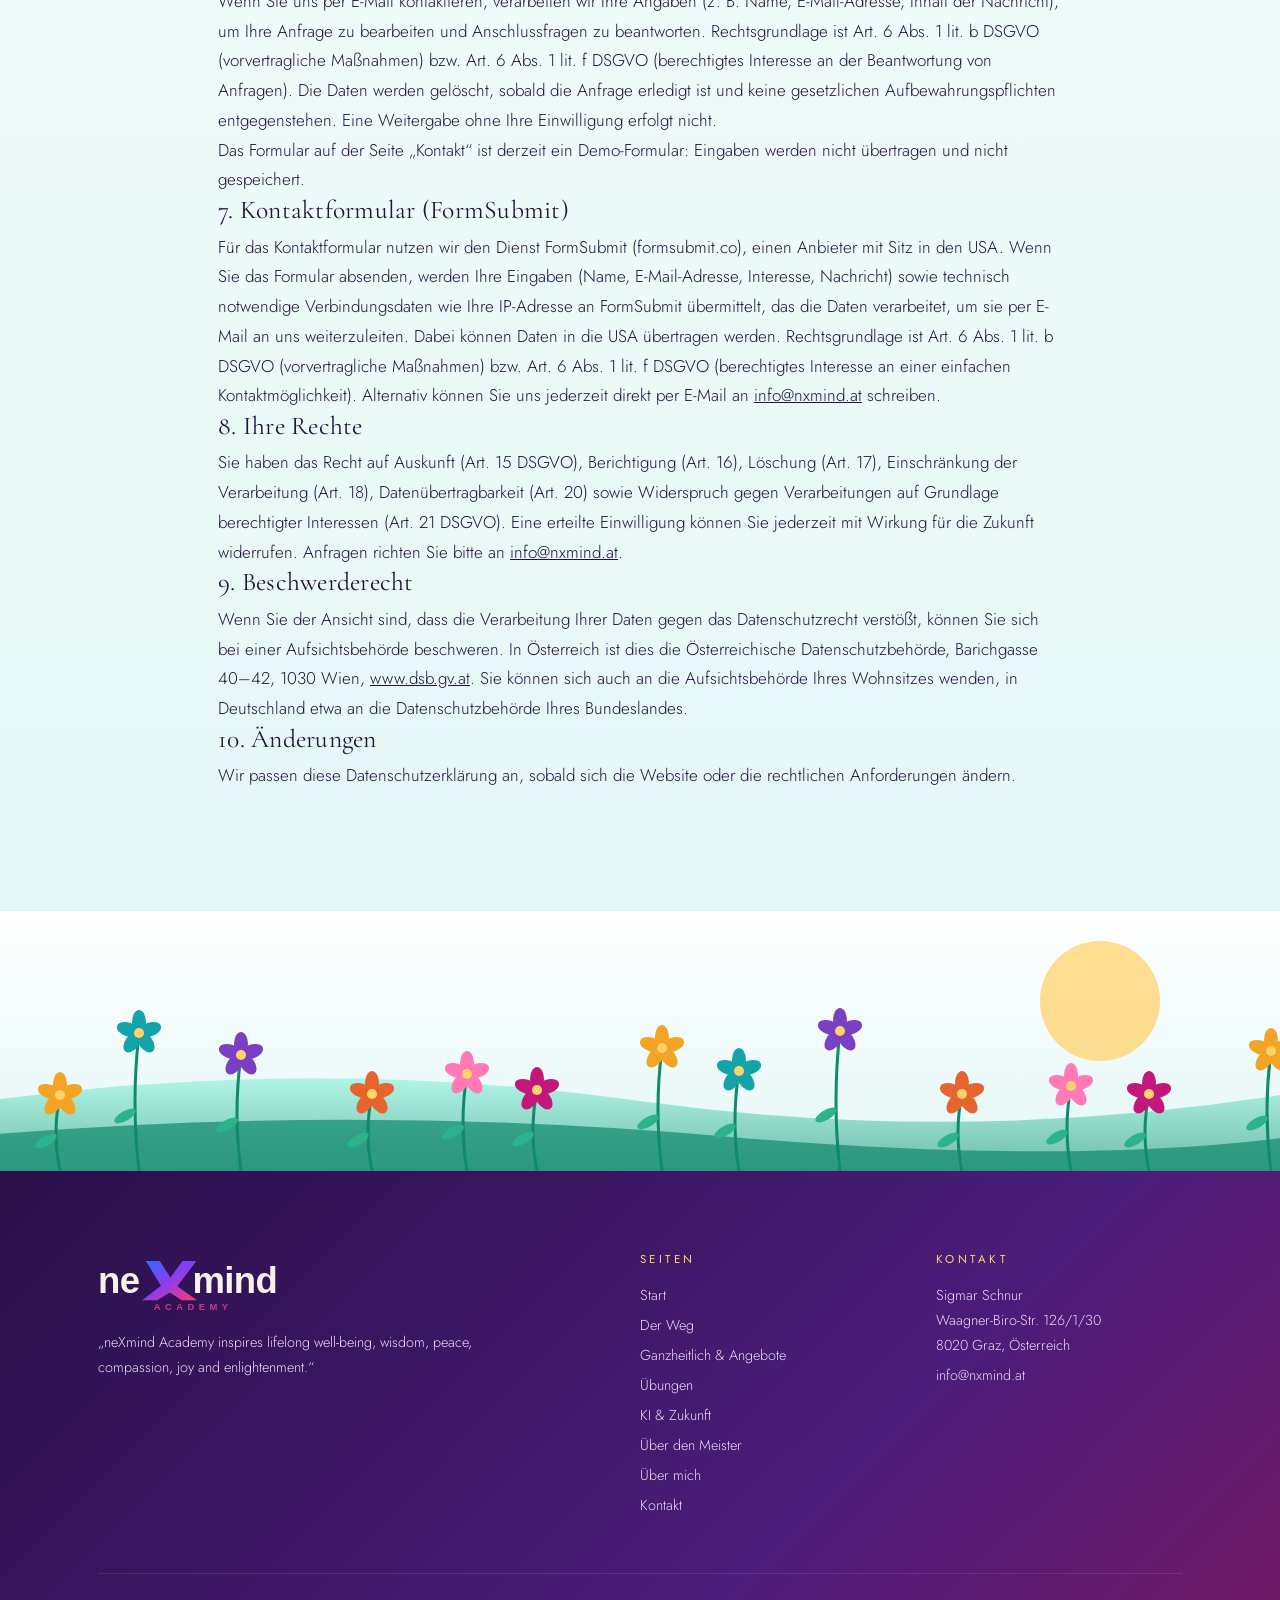
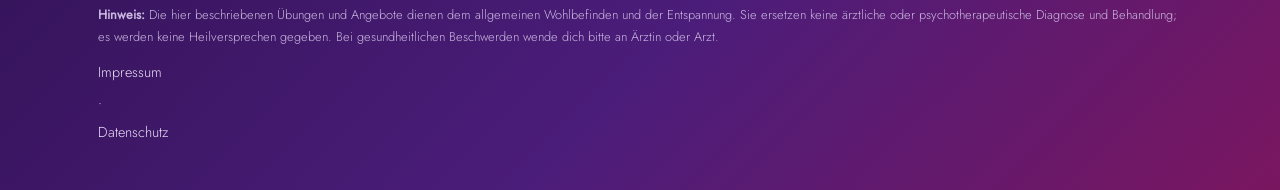
<file: datenschutz.html>
<!doctype html><html lang="de"><head><meta charset="utf-8"><meta name="viewport" content="width=device-width,initial-scale=1">
<title>Datenschutz · neXmind Academy</title><meta name="description" content="Qigong, Energiearbeit und ganzheitliche Themen – neXmind Academy">
<link rel="stylesheet" href="fonts/fonts.css">
<link rel="stylesheet" href="style.css?v=cff6afba"><link rel="icon" type="image/svg+xml" href="favicon.svg"></head><body>
<header><div class="wrap nav"><a class="brand" href="index.html"><img src="logo.svg" alt="neXmind Academy" class="nxlogo"><span class="sub">Spiritualität · Gesundheit · Zukunft</span></a>
<nav><button class="burger" aria-label="Menü"><span></span><span></span></button><ul><li><a href="index.html" class="">Start</a></li><li><a href="weg.html" class="">Der Weg</a></li><li><a href="angebote.html" class="">Gesundheit</a></li><li><a href="uebungen.html" class="">Übungen</a></li><li><a href="zukunft.html" class="zk-nav">KI & Zukunft</a></li><li><a href="meister.html" class="">Großmeister</a></li><li><a href="ueber-mich.html" class="">Über mich</a></li><li><a href="kontakt.html" class="">Kontakt</a></li></ul></nav></div></header>
<main><section class="page-head"><svg class="ring" viewBox="0 0 600 600" fill="none"><circle cx="300" cy="300" r="240" stroke="#b49a5e" stroke-width=".8"/><circle cx="300" cy="300" r="180" stroke="#a9bfa8" stroke-width=".8"/></svg><div class="wrap reveal"><span class="eyebrow">Rechtliches</span><h1>Datenschutzerklärung</h1><p></p></div></section><section style="padding-top:20px"><div class="wrap narrow legal reveal"><h2>Datenschutzerklärung</h2><p>Stand: 16. Oktober 2026</p>
<h3>1. Verantwortlicher</h3><p>NeXmind<br>Inhaber: Sigmar Schnur<br>Waagner-Biro-Str. 126/1/30<br>8020 Graz<br>Österreich<br>E-Mail: <a href="mailto:info@nxmind.at">info@nxmind.at</a></p><p>Ein Datenschutzbeauftragter ist nicht bestellt, da hierzu keine gesetzliche Verpflichtung besteht.</p>
<h3>2. Allgemeines</h3><p>Wir verarbeiten personenbezogene Daten ausschließlich auf Grundlage der Datenschutz-Grundverordnung (DSGVO) und des österreichischen Datenschutzgesetzes (DSG). Diese Website ist eine rein statische Informationsseite: Es gibt kein Benutzerkonto, keinen Shop, keinen Newsletter und keine Analyse- oder Werbedienste.</p>
<h3>3. Hosting (GitHub Pages)</h3><p>Diese Website wird über GitHub Pages bereitgestellt, einen Dienst der GitHub, Inc., 88 Colin P. Kelly Jr. Street, San Francisco, CA 94107, USA. Beim Aufruf der Website verarbeitet GitHub technisch notwendige Zugriffsdaten (Server-Logfiles), insbesondere IP-Adresse, Datum und Uhrzeit des Zugriffs, aufgerufene Seite, Referrer-URL sowie Browsertyp und Betriebssystem. Diese Daten sind erforderlich, um die Website auszuliefern und ihre Sicherheit und Stabilität zu gewährleisten. Rechtsgrundlage ist unser berechtigtes Interesse an einem sicheren und funktionsfähigen Webauftritt (Art. 6 Abs. 1 lit. f DSGVO). Dabei kann eine Übermittlung in die USA stattfinden. GitHub ist nach dem EU-US Data Privacy Framework zertifiziert (Art. 45 DSGVO); ergänzend stützt sich GitHub auf Standardvertragsklauseln. Weitere Informationen: <a href="https://docs.github.com/de/site-policy/privacy-policies/github-general-privacy-statement" rel="noopener">Datenschutzerklärung von GitHub</a>.</p>
<h3>4. Cookies und Schriftarten</h3><p>Diese Website selbst setzt keine Cookies und verwendet keine Tracking- oder Analysewerkzeuge. Die verwendeten Schriftarten sind lokal auf unserem Server eingebunden; beim Seitenaufruf wird keine Verbindung zu Google oder anderen Schriftanbietern hergestellt.</p>
<h3>5. Eingebettete Videos (Vimeo)</h3><p>Auf der Seite „Übungen“ sind Videos des Anbieters Vimeo eingebunden (Vimeo.com, Inc., 330 West 34th Street, 5th Floor, New York, NY 10001, USA). Beim Laden dieser Seite wird eine Verbindung zu den Servern von Vimeo aufgebaut; dabei werden Ihre IP-Adresse und technische Geräteinformationen an Vimeo übermittelt, auch in die USA. Wir binden die Videos mit dem Parameter „Do Not Track“ (dnt=1) ein, damit Vimeo nach eigenen Angaben keine Tracking-Cookies setzt und keine Sitzungsdaten erfasst. Rechtsgrundlage ist unser berechtigtes Interesse an einer ansprechenden Darstellung unserer Inhalte (Art. 6 Abs. 1 lit. f DSGVO). Vimeo ist nach dem EU-US Data Privacy Framework zertifiziert. Weitere Informationen: <a href="https://vimeo.com/privacy" rel="noopener">Datenschutzerklärung von Vimeo</a>.</p>
<h3>6. Kontakt per E-Mail</h3><p>Wenn Sie uns per E-Mail kontaktieren, verarbeiten wir Ihre Angaben (z. B. Name, E-Mail-Adresse, Inhalt der Nachricht), um Ihre Anfrage zu bearbeiten und Anschlussfragen zu beantworten. Rechtsgrundlage ist Art. 6 Abs. 1 lit. b DSGVO (vorvertragliche Maßnahmen) bzw. Art. 6 Abs. 1 lit. f DSGVO (berechtigtes Interesse an der Beantwortung von Anfragen). Die Daten werden gelöscht, sobald die Anfrage erledigt ist und keine gesetzlichen Aufbewahrungspflichten entgegenstehen. Eine Weitergabe ohne Ihre Einwilligung erfolgt nicht.</p><p>Das Formular auf der Seite „Kontakt“ ist derzeit ein Demo-Formular: Eingaben werden nicht übertragen und nicht gespeichert.</p>
<h3>7. Kontaktformular (FormSubmit)</h3><p>Für das Kontaktformular nutzen wir den Dienst FormSubmit (formsubmit.co), einen Anbieter mit Sitz in den USA. Wenn Sie das Formular absenden, werden Ihre Eingaben (Name, E-Mail-Adresse, Interesse, Nachricht) sowie technisch notwendige Verbindungsdaten wie Ihre IP-Adresse an FormSubmit übermittelt, das die Daten verarbeitet, um sie per E-Mail an uns weiterzuleiten. Dabei können Daten in die USA übertragen werden. Rechtsgrundlage ist Art. 6 Abs. 1 lit. b DSGVO (vorvertragliche Maßnahmen) bzw. Art. 6 Abs. 1 lit. f DSGVO (berechtigtes Interesse an einer einfachen Kontaktmöglichkeit). Alternativ können Sie uns jederzeit direkt per E-Mail an <a href="mailto:info@nxmind.at">info@nxmind.at</a> schreiben.</p>
<h3>8. Ihre Rechte</h3><p>Sie haben das Recht auf Auskunft (Art. 15 DSGVO), Berichtigung (Art. 16), Löschung (Art. 17), Einschränkung der Verarbeitung (Art. 18), Datenübertragbarkeit (Art. 20) sowie Widerspruch gegen Verarbeitungen auf Grundlage berechtigter Interessen (Art. 21 DSGVO). Eine erteilte Einwilligung können Sie jederzeit mit Wirkung für die Zukunft widerrufen. Anfragen richten Sie bitte an <a href="mailto:info@nxmind.at">info@nxmind.at</a>.</p>
<h3>9. Beschwerderecht</h3><p>Wenn Sie der Ansicht sind, dass die Verarbeitung Ihrer Daten gegen das Datenschutzrecht verstößt, können Sie sich bei einer Aufsichtsbehörde beschweren. In Österreich ist dies die Österreichische Datenschutzbehörde, Barichgasse 40–42, 1030 Wien, <a href="https://www.dsb.gv.at" rel="noopener">www.dsb.gv.at</a>. Sie können sich auch an die Aufsichtsbehörde Ihres Wohnsitzes wenden, in Deutschland etwa an die Datenschutzbehörde Ihres Bundeslandes.</p>
<h3>10. Änderungen</h3><p>Wir passen diese Datenschutzerklärung an, sobald sich die Website oder die rechtlichen Anforderungen ändern.</p></div></section></main><div class="meadow" aria-hidden="true"><svg viewBox="0 0 1440 260" preserveAspectRatio="xMidYMax slice"><defs><linearGradient id="hill" x1="0" y1="0" x2="0" y2="1"><stop offset="0" stop-color="#7ff0d6"/><stop offset="1" stop-color="#0f8a6c"/></linearGradient></defs><circle class="breath" cx="1180" cy="90" r="60" fill="#ffd36b" opacity=".75" style="transform-origin:1180px 90px"/><path d="M0 200 Q360 140 720 190 T1440 170 V260 H0z" fill="url(#hill)" opacity=".55"/><path d="M0 230 Q400 190 800 225 T1440 215 V260 H0z" fill="#0f8a6c" opacity=".7"/><path d="M35 260 Q27 215.5 35 171" stroke="#0f8a6c" stroke-width="3" fill="none"/><ellipse cx="21" cy="224" rx="12" ry="5" fill="#2bb38a" transform="rotate(-30 21 224)"/><g class="sway" style="transform-origin:35px 171px"><g fill="#c2187a"><ellipse cx="35" cy="160" rx="7" ry="12" transform="rotate(0 35 171)"/><ellipse cx="35" cy="160" rx="7" ry="12" transform="rotate(72 35 171)"/><ellipse cx="35" cy="160" rx="7" ry="12" transform="rotate(144 35 171)"/><ellipse cx="35" cy="160" rx="7" ry="12" transform="rotate(216 35 171)"/><ellipse cx="35" cy="160" rx="7" ry="12" transform="rotate(288 35 171)"/></g><circle cx="35" cy="171" r="5" fill="#ffd36b"/></g><path d="M140 260 Q132 222.0 140 184" stroke="#0f8a6c" stroke-width="3" fill="none"/><ellipse cx="126" cy="230" rx="12" ry="5" fill="#2bb38a" transform="rotate(-30 126 230)"/><g class="sway" style="transform-origin:140px 184px"><g fill="#f4a425"><ellipse cx="140" cy="173" rx="7" ry="12" transform="rotate(0 140 184)"/><ellipse cx="140" cy="173" rx="7" ry="12" transform="rotate(72 140 184)"/><ellipse cx="140" cy="173" rx="7" ry="12" transform="rotate(144 140 184)"/><ellipse cx="140" cy="173" rx="7" ry="12" transform="rotate(216 140 184)"/><ellipse cx="140" cy="173" rx="7" ry="12" transform="rotate(288 140 184)"/></g><circle cx="140" cy="184" r="5" fill="#ffd36b"/></g><path d="M219 260 Q211 191.0 219 122" stroke="#0f8a6c" stroke-width="3" fill="none"/><ellipse cx="205" cy="205" rx="12" ry="5" fill="#2bb38a" transform="rotate(-30 205 205)"/><g class="sway" style="transform-origin:219px 122px"><g fill="#14a3a8"><ellipse cx="219" cy="111" rx="7" ry="12" transform="rotate(0 219 122)"/><ellipse cx="219" cy="111" rx="7" ry="12" transform="rotate(72 219 122)"/><ellipse cx="219" cy="111" rx="7" ry="12" transform="rotate(144 219 122)"/><ellipse cx="219" cy="111" rx="7" ry="12" transform="rotate(216 219 122)"/><ellipse cx="219" cy="111" rx="7" ry="12" transform="rotate(288 219 122)"/></g><circle cx="219" cy="122" r="5" fill="#ffd36b"/></g><path d="M321 260 Q313 202.0 321 144" stroke="#0f8a6c" stroke-width="3" fill="none"/><ellipse cx="307" cy="214" rx="12" ry="5" fill="#2bb38a" transform="rotate(-30 307 214)"/><g class="sway" style="transform-origin:321px 144px"><g fill="#7b3fc4"><ellipse cx="321" cy="133" rx="7" ry="12" transform="rotate(0 321 144)"/><ellipse cx="321" cy="133" rx="7" ry="12" transform="rotate(72 321 144)"/><ellipse cx="321" cy="133" rx="7" ry="12" transform="rotate(144 321 144)"/><ellipse cx="321" cy="133" rx="7" ry="12" transform="rotate(216 321 144)"/><ellipse cx="321" cy="133" rx="7" ry="12" transform="rotate(288 321 144)"/></g><circle cx="321" cy="144" r="5" fill="#ffd36b"/></g><path d="M452 260 Q444 221.5 452 183" stroke="#0f8a6c" stroke-width="3" fill="none"/><ellipse cx="438" cy="229" rx="12" ry="5" fill="#2bb38a" transform="rotate(-30 438 229)"/><g class="sway" style="transform-origin:452px 183px"><g fill="#e5652e"><ellipse cx="452" cy="172" rx="7" ry="12" transform="rotate(0 452 183)"/><ellipse cx="452" cy="172" rx="7" ry="12" transform="rotate(72 452 183)"/><ellipse cx="452" cy="172" rx="7" ry="12" transform="rotate(144 452 183)"/><ellipse cx="452" cy="172" rx="7" ry="12" transform="rotate(216 452 183)"/><ellipse cx="452" cy="172" rx="7" ry="12" transform="rotate(288 452 183)"/></g><circle cx="452" cy="183" r="5" fill="#ffd36b"/></g><path d="M547 260 Q539 211.5 547 163" stroke="#0f8a6c" stroke-width="3" fill="none"/><ellipse cx="533" cy="221" rx="12" ry="5" fill="#2bb38a" transform="rotate(-30 533 221)"/><g class="sway" style="transform-origin:547px 163px"><g fill="#ff7ab6"><ellipse cx="547" cy="152" rx="7" ry="12" transform="rotate(0 547 163)"/><ellipse cx="547" cy="152" rx="7" ry="12" transform="rotate(72 547 163)"/><ellipse cx="547" cy="152" rx="7" ry="12" transform="rotate(144 547 163)"/><ellipse cx="547" cy="152" rx="7" ry="12" transform="rotate(216 547 163)"/><ellipse cx="547" cy="152" rx="7" ry="12" transform="rotate(288 547 163)"/></g><circle cx="547" cy="163" r="5" fill="#ffd36b"/></g><path d="M617 260 Q609 219.5 617 179" stroke="#0f8a6c" stroke-width="3" fill="none"/><ellipse cx="603" cy="228" rx="12" ry="5" fill="#2bb38a" transform="rotate(-30 603 228)"/><g class="sway" style="transform-origin:617px 179px"><g fill="#c2187a"><ellipse cx="617" cy="168" rx="7" ry="12" transform="rotate(0 617 179)"/><ellipse cx="617" cy="168" rx="7" ry="12" transform="rotate(72 617 179)"/><ellipse cx="617" cy="168" rx="7" ry="12" transform="rotate(144 617 179)"/><ellipse cx="617" cy="168" rx="7" ry="12" transform="rotate(216 617 179)"/><ellipse cx="617" cy="168" rx="7" ry="12" transform="rotate(288 617 179)"/></g><circle cx="617" cy="179" r="5" fill="#ffd36b"/></g><path d="M742 260 Q734 198.5 742 137" stroke="#0f8a6c" stroke-width="3" fill="none"/><ellipse cx="728" cy="211" rx="12" ry="5" fill="#2bb38a" transform="rotate(-30 728 211)"/><g class="sway" style="transform-origin:742px 137px"><g fill="#f4a425"><ellipse cx="742" cy="126" rx="7" ry="12" transform="rotate(0 742 137)"/><ellipse cx="742" cy="126" rx="7" ry="12" transform="rotate(72 742 137)"/><ellipse cx="742" cy="126" rx="7" ry="12" transform="rotate(144 742 137)"/><ellipse cx="742" cy="126" rx="7" ry="12" transform="rotate(216 742 137)"/><ellipse cx="742" cy="126" rx="7" ry="12" transform="rotate(288 742 137)"/></g><circle cx="742" cy="137" r="5" fill="#ffd36b"/></g><path d="M819 260 Q811 210.0 819 160" stroke="#0f8a6c" stroke-width="3" fill="none"/><ellipse cx="805" cy="220" rx="12" ry="5" fill="#2bb38a" transform="rotate(-30 805 220)"/><g class="sway" style="transform-origin:819px 160px"><g fill="#14a3a8"><ellipse cx="819" cy="149" rx="7" ry="12" transform="rotate(0 819 160)"/><ellipse cx="819" cy="149" rx="7" ry="12" transform="rotate(72 819 160)"/><ellipse cx="819" cy="149" rx="7" ry="12" transform="rotate(144 819 160)"/><ellipse cx="819" cy="149" rx="7" ry="12" transform="rotate(216 819 160)"/><ellipse cx="819" cy="149" rx="7" ry="12" transform="rotate(288 819 160)"/></g><circle cx="819" cy="160" r="5" fill="#ffd36b"/></g><path d="M920 260 Q912 190.0 920 120" stroke="#0f8a6c" stroke-width="3" fill="none"/><ellipse cx="906" cy="204" rx="12" ry="5" fill="#2bb38a" transform="rotate(-30 906 204)"/><g class="sway" style="transform-origin:920px 120px"><g fill="#7b3fc4"><ellipse cx="920" cy="109" rx="7" ry="12" transform="rotate(0 920 120)"/><ellipse cx="920" cy="109" rx="7" ry="12" transform="rotate(72 920 120)"/><ellipse cx="920" cy="109" rx="7" ry="12" transform="rotate(144 920 120)"/><ellipse cx="920" cy="109" rx="7" ry="12" transform="rotate(216 920 120)"/><ellipse cx="920" cy="109" rx="7" ry="12" transform="rotate(288 920 120)"/></g><circle cx="920" cy="120" r="5" fill="#ffd36b"/></g><path d="M1042 260 Q1034 221.5 1042 183" stroke="#0f8a6c" stroke-width="3" fill="none"/><ellipse cx="1028" cy="229" rx="12" ry="5" fill="#2bb38a" transform="rotate(-30 1028 229)"/><g class="sway" style="transform-origin:1042px 183px"><g fill="#e5652e"><ellipse cx="1042" cy="172" rx="7" ry="12" transform="rotate(0 1042 183)"/><ellipse cx="1042" cy="172" rx="7" ry="12" transform="rotate(72 1042 183)"/><ellipse cx="1042" cy="172" rx="7" ry="12" transform="rotate(144 1042 183)"/><ellipse cx="1042" cy="172" rx="7" ry="12" transform="rotate(216 1042 183)"/><ellipse cx="1042" cy="172" rx="7" ry="12" transform="rotate(288 1042 183)"/></g><circle cx="1042" cy="183" r="5" fill="#ffd36b"/></g><path d="M1151 260 Q1143 217.5 1151 175" stroke="#0f8a6c" stroke-width="3" fill="none"/><ellipse cx="1137" cy="226" rx="12" ry="5" fill="#2bb38a" transform="rotate(-30 1137 226)"/><g class="sway" style="transform-origin:1151px 175px"><g fill="#ff7ab6"><ellipse cx="1151" cy="164" rx="7" ry="12" transform="rotate(0 1151 175)"/><ellipse cx="1151" cy="164" rx="7" ry="12" transform="rotate(72 1151 175)"/><ellipse cx="1151" cy="164" rx="7" ry="12" transform="rotate(144 1151 175)"/><ellipse cx="1151" cy="164" rx="7" ry="12" transform="rotate(216 1151 175)"/><ellipse cx="1151" cy="164" rx="7" ry="12" transform="rotate(288 1151 175)"/></g><circle cx="1151" cy="175" r="5" fill="#ffd36b"/></g><path d="M1229 260 Q1221 221.5 1229 183" stroke="#0f8a6c" stroke-width="3" fill="none"/><ellipse cx="1215" cy="229" rx="12" ry="5" fill="#2bb38a" transform="rotate(-30 1215 229)"/><g class="sway" style="transform-origin:1229px 183px"><g fill="#c2187a"><ellipse cx="1229" cy="172" rx="7" ry="12" transform="rotate(0 1229 183)"/><ellipse cx="1229" cy="172" rx="7" ry="12" transform="rotate(72 1229 183)"/><ellipse cx="1229" cy="172" rx="7" ry="12" transform="rotate(144 1229 183)"/><ellipse cx="1229" cy="172" rx="7" ry="12" transform="rotate(216 1229 183)"/><ellipse cx="1229" cy="172" rx="7" ry="12" transform="rotate(288 1229 183)"/></g><circle cx="1229" cy="183" r="5" fill="#ffd36b"/></g><path d="M1351 260 Q1343 200.0 1351 140" stroke="#0f8a6c" stroke-width="3" fill="none"/><ellipse cx="1337" cy="212" rx="12" ry="5" fill="#2bb38a" transform="rotate(-30 1337 212)"/><g class="sway" style="transform-origin:1351px 140px"><g fill="#f4a425"><ellipse cx="1351" cy="129" rx="7" ry="12" transform="rotate(0 1351 140)"/><ellipse cx="1351" cy="129" rx="7" ry="12" transform="rotate(72 1351 140)"/><ellipse cx="1351" cy="129" rx="7" ry="12" transform="rotate(144 1351 140)"/><ellipse cx="1351" cy="129" rx="7" ry="12" transform="rotate(216 1351 140)"/><ellipse cx="1351" cy="129" rx="7" ry="12" transform="rotate(288 1351 140)"/></g><circle cx="1351" cy="140" r="5" fill="#ffd36b"/></g></svg></div>
<footer><div class="wrap"><div class="cols"><div><a class="brand" href="index.html"><img src="logo-light.svg" alt="neXmind Academy" class="nxlogo"></a>
<p style="margin-top:1rem;max-width:380px">„neXmind Academy inspires lifelong well-being, wisdom, peace, compassion, joy and enlightenment.“</p></div>
<div><h4>Seiten</h4><a href="index.html">Start</a><a href="weg.html">Der Weg</a><a href="angebote.html">Ganzheitlich & Angebote</a><a href="uebungen.html">Übungen</a><a href="zukunft.html">KI & Zukunft</a><a href="meister.html">Über den Meister</a><a href="ueber-mich.html">Über mich</a><a href="kontakt.html">Kontakt</a></div>
<div><h4>Kontakt</h4><p>Sigmar Schnur<br>Waagner-Biro-Str. 126/1/30<br>8020 Graz, Österreich<br><a href="mailto:info@nxmind.at">info@nxmind.at</a></p></div></div>
<p class="disclaimer"><strong>Hinweis:</strong> Die hier beschriebenen Übungen und Angebote dienen dem allgemeinen Wohlbefinden und der Entspannung. Sie ersetzen keine ärztliche oder psychotherapeutische Diagnose und Behandlung; es werden keine Heilversprechen gegeben. Bei gesundheitlichen Beschwerden wende dich bitte an Ärztin oder Arzt.</p><p class="legal-links" style="margin-top:.8rem"><a href="impressum.html">Impressum</a> · <a href="datenschutz.html">Datenschutz</a></p></div></footer>
<script src="main.js?v=cff6afba"></script></body></html>
</file>
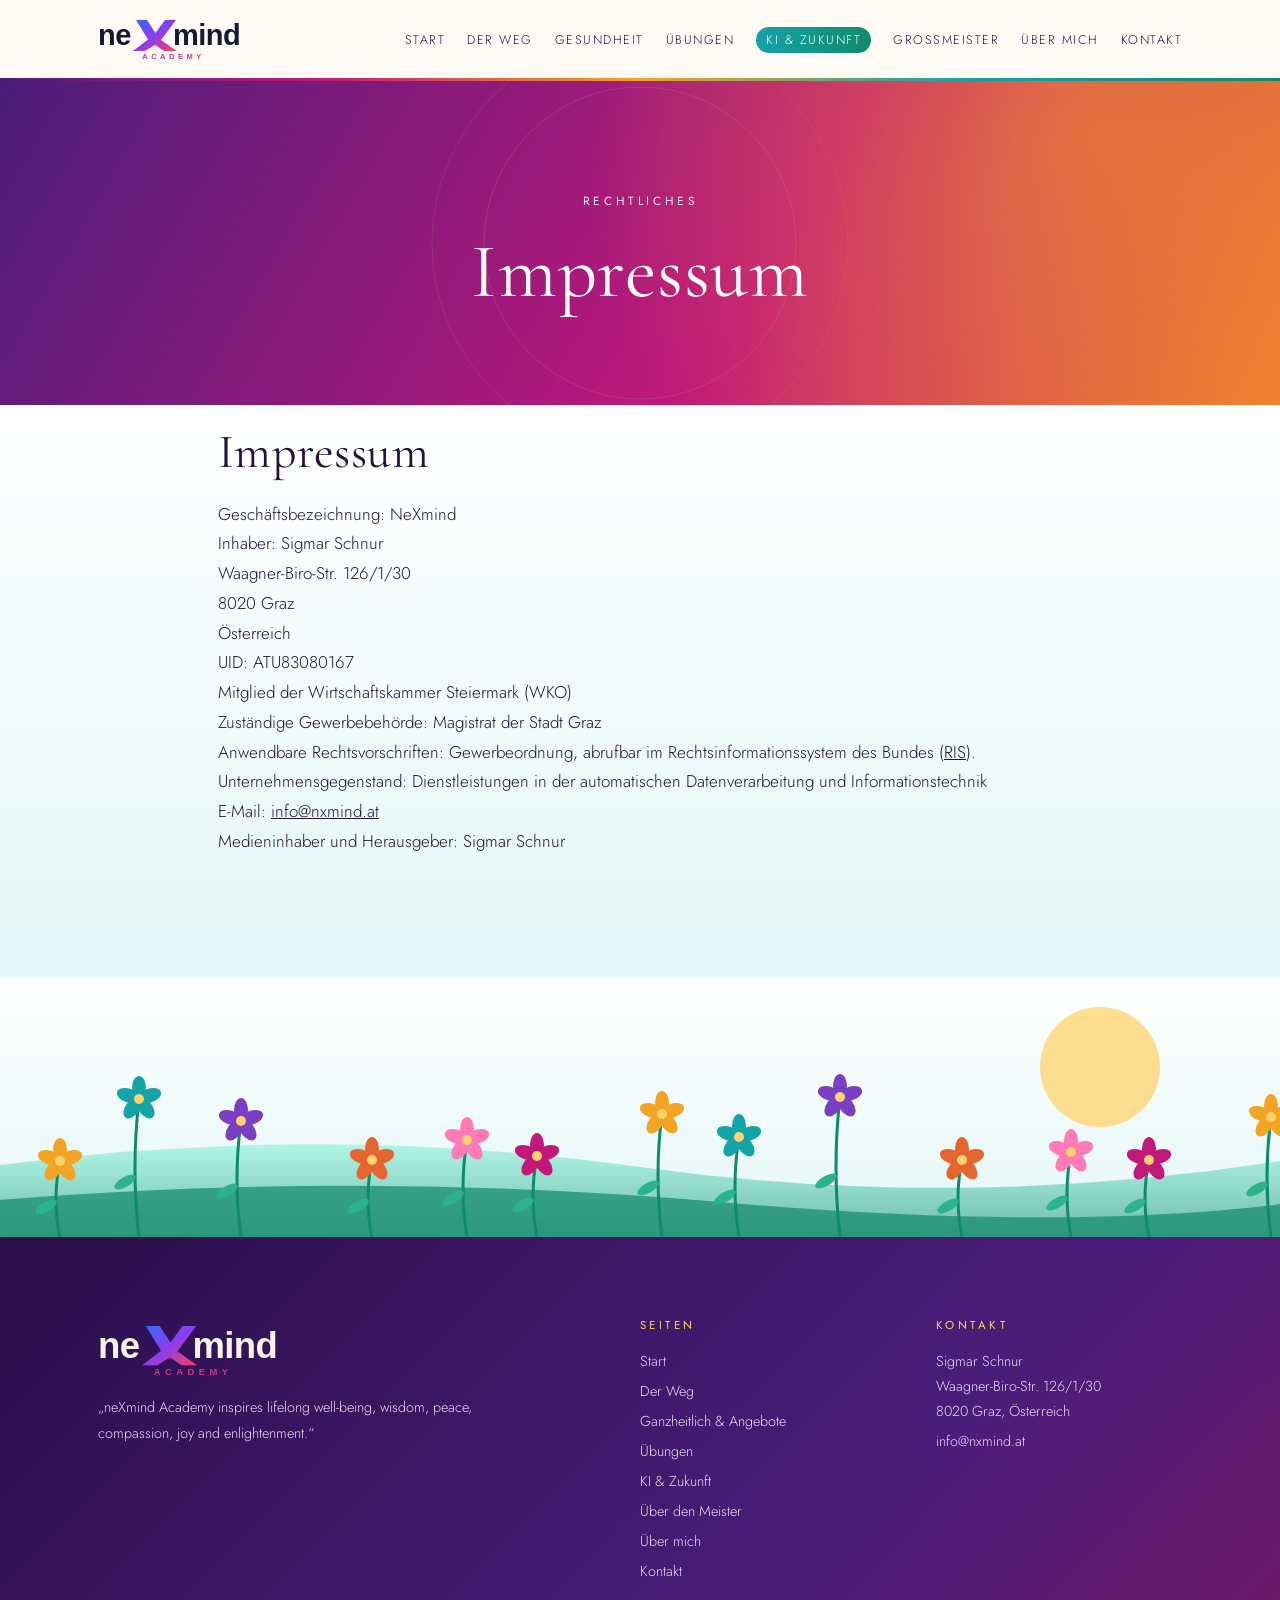
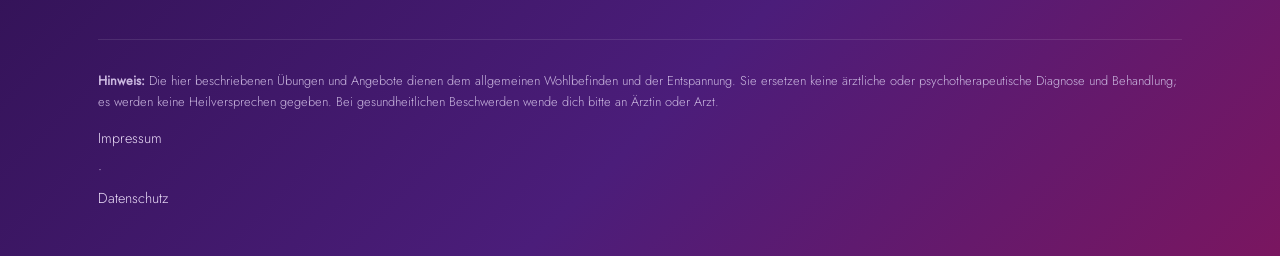
<file: impressum.html>
<!doctype html><html lang="de"><head><meta charset="utf-8"><meta name="viewport" content="width=device-width,initial-scale=1">
<title>Impressum · neXmind Academy</title><meta name="description" content="Qigong, Energiearbeit und ganzheitliche Themen – neXmind Academy">
<link rel="stylesheet" href="fonts/fonts.css">
<link rel="stylesheet" href="style.css?v=cff6afba"><link rel="icon" type="image/svg+xml" href="favicon.svg"></head><body>
<header><div class="wrap nav"><a class="brand" href="index.html"><img src="logo.svg" alt="neXmind Academy" class="nxlogo"><span class="sub">Spiritualität · Gesundheit · Zukunft</span></a>
<nav><button class="burger" aria-label="Menü"><span></span><span></span></button><ul><li><a href="index.html" class="">Start</a></li><li><a href="weg.html" class="">Der Weg</a></li><li><a href="angebote.html" class="">Gesundheit</a></li><li><a href="uebungen.html" class="">Übungen</a></li><li><a href="zukunft.html" class="zk-nav">KI & Zukunft</a></li><li><a href="meister.html" class="">Großmeister</a></li><li><a href="ueber-mich.html" class="">Über mich</a></li><li><a href="kontakt.html" class="">Kontakt</a></li></ul></nav></div></header>
<main><section class="page-head"><svg class="ring" viewBox="0 0 600 600" fill="none"><circle cx="300" cy="300" r="240" stroke="#b49a5e" stroke-width=".8"/><circle cx="300" cy="300" r="180" stroke="#a9bfa8" stroke-width=".8"/></svg><div class="wrap reveal"><span class="eyebrow">Rechtliches</span><h1>Impressum</h1><p></p></div></section><section style="padding-top:20px"><div class="wrap narrow legal reveal"><h2>Impressum</h2><p>Geschäftsbezeichnung: NeXmind<br>Inhaber: Sigmar Schnur<br>Waagner-Biro-Str. 126/1/30<br>8020 Graz<br>Österreich</p><p>UID: ATU83080167</p><p>Mitglied der Wirtschaftskammer Steiermark (WKO)<br>Zuständige Gewerbebehörde: Magistrat der Stadt Graz<br>Anwendbare Rechtsvorschriften: Gewerbeordnung, abrufbar im Rechtsinformationssystem des Bundes (<a href="https://www.ris.bka.gv.at" rel="noopener">RIS</a>).<br>Unternehmensgegenstand: Dienstleistungen in der automatischen Datenverarbeitung und Informationstechnik</p><p>E-Mail: <a href="mailto:info@nxmind.at">info@nxmind.at</a></p><p>Medieninhaber und Herausgeber: Sigmar Schnur</p></div></section></main><div class="meadow" aria-hidden="true"><svg viewBox="0 0 1440 260" preserveAspectRatio="xMidYMax slice"><defs><linearGradient id="hill" x1="0" y1="0" x2="0" y2="1"><stop offset="0" stop-color="#7ff0d6"/><stop offset="1" stop-color="#0f8a6c"/></linearGradient></defs><circle class="breath" cx="1180" cy="90" r="60" fill="#ffd36b" opacity=".75" style="transform-origin:1180px 90px"/><path d="M0 200 Q360 140 720 190 T1440 170 V260 H0z" fill="url(#hill)" opacity=".55"/><path d="M0 230 Q400 190 800 225 T1440 215 V260 H0z" fill="#0f8a6c" opacity=".7"/><path d="M35 260 Q27 215.5 35 171" stroke="#0f8a6c" stroke-width="3" fill="none"/><ellipse cx="21" cy="224" rx="12" ry="5" fill="#2bb38a" transform="rotate(-30 21 224)"/><g class="sway" style="transform-origin:35px 171px"><g fill="#c2187a"><ellipse cx="35" cy="160" rx="7" ry="12" transform="rotate(0 35 171)"/><ellipse cx="35" cy="160" rx="7" ry="12" transform="rotate(72 35 171)"/><ellipse cx="35" cy="160" rx="7" ry="12" transform="rotate(144 35 171)"/><ellipse cx="35" cy="160" rx="7" ry="12" transform="rotate(216 35 171)"/><ellipse cx="35" cy="160" rx="7" ry="12" transform="rotate(288 35 171)"/></g><circle cx="35" cy="171" r="5" fill="#ffd36b"/></g><path d="M140 260 Q132 222.0 140 184" stroke="#0f8a6c" stroke-width="3" fill="none"/><ellipse cx="126" cy="230" rx="12" ry="5" fill="#2bb38a" transform="rotate(-30 126 230)"/><g class="sway" style="transform-origin:140px 184px"><g fill="#f4a425"><ellipse cx="140" cy="173" rx="7" ry="12" transform="rotate(0 140 184)"/><ellipse cx="140" cy="173" rx="7" ry="12" transform="rotate(72 140 184)"/><ellipse cx="140" cy="173" rx="7" ry="12" transform="rotate(144 140 184)"/><ellipse cx="140" cy="173" rx="7" ry="12" transform="rotate(216 140 184)"/><ellipse cx="140" cy="173" rx="7" ry="12" transform="rotate(288 140 184)"/></g><circle cx="140" cy="184" r="5" fill="#ffd36b"/></g><path d="M219 260 Q211 191.0 219 122" stroke="#0f8a6c" stroke-width="3" fill="none"/><ellipse cx="205" cy="205" rx="12" ry="5" fill="#2bb38a" transform="rotate(-30 205 205)"/><g class="sway" style="transform-origin:219px 122px"><g fill="#14a3a8"><ellipse cx="219" cy="111" rx="7" ry="12" transform="rotate(0 219 122)"/><ellipse cx="219" cy="111" rx="7" ry="12" transform="rotate(72 219 122)"/><ellipse cx="219" cy="111" rx="7" ry="12" transform="rotate(144 219 122)"/><ellipse cx="219" cy="111" rx="7" ry="12" transform="rotate(216 219 122)"/><ellipse cx="219" cy="111" rx="7" ry="12" transform="rotate(288 219 122)"/></g><circle cx="219" cy="122" r="5" fill="#ffd36b"/></g><path d="M321 260 Q313 202.0 321 144" stroke="#0f8a6c" stroke-width="3" fill="none"/><ellipse cx="307" cy="214" rx="12" ry="5" fill="#2bb38a" transform="rotate(-30 307 214)"/><g class="sway" style="transform-origin:321px 144px"><g fill="#7b3fc4"><ellipse cx="321" cy="133" rx="7" ry="12" transform="rotate(0 321 144)"/><ellipse cx="321" cy="133" rx="7" ry="12" transform="rotate(72 321 144)"/><ellipse cx="321" cy="133" rx="7" ry="12" transform="rotate(144 321 144)"/><ellipse cx="321" cy="133" rx="7" ry="12" transform="rotate(216 321 144)"/><ellipse cx="321" cy="133" rx="7" ry="12" transform="rotate(288 321 144)"/></g><circle cx="321" cy="144" r="5" fill="#ffd36b"/></g><path d="M452 260 Q444 221.5 452 183" stroke="#0f8a6c" stroke-width="3" fill="none"/><ellipse cx="438" cy="229" rx="12" ry="5" fill="#2bb38a" transform="rotate(-30 438 229)"/><g class="sway" style="transform-origin:452px 183px"><g fill="#e5652e"><ellipse cx="452" cy="172" rx="7" ry="12" transform="rotate(0 452 183)"/><ellipse cx="452" cy="172" rx="7" ry="12" transform="rotate(72 452 183)"/><ellipse cx="452" cy="172" rx="7" ry="12" transform="rotate(144 452 183)"/><ellipse cx="452" cy="172" rx="7" ry="12" transform="rotate(216 452 183)"/><ellipse cx="452" cy="172" rx="7" ry="12" transform="rotate(288 452 183)"/></g><circle cx="452" cy="183" r="5" fill="#ffd36b"/></g><path d="M547 260 Q539 211.5 547 163" stroke="#0f8a6c" stroke-width="3" fill="none"/><ellipse cx="533" cy="221" rx="12" ry="5" fill="#2bb38a" transform="rotate(-30 533 221)"/><g class="sway" style="transform-origin:547px 163px"><g fill="#ff7ab6"><ellipse cx="547" cy="152" rx="7" ry="12" transform="rotate(0 547 163)"/><ellipse cx="547" cy="152" rx="7" ry="12" transform="rotate(72 547 163)"/><ellipse cx="547" cy="152" rx="7" ry="12" transform="rotate(144 547 163)"/><ellipse cx="547" cy="152" rx="7" ry="12" transform="rotate(216 547 163)"/><ellipse cx="547" cy="152" rx="7" ry="12" transform="rotate(288 547 163)"/></g><circle cx="547" cy="163" r="5" fill="#ffd36b"/></g><path d="M617 260 Q609 219.5 617 179" stroke="#0f8a6c" stroke-width="3" fill="none"/><ellipse cx="603" cy="228" rx="12" ry="5" fill="#2bb38a" transform="rotate(-30 603 228)"/><g class="sway" style="transform-origin:617px 179px"><g fill="#c2187a"><ellipse cx="617" cy="168" rx="7" ry="12" transform="rotate(0 617 179)"/><ellipse cx="617" cy="168" rx="7" ry="12" transform="rotate(72 617 179)"/><ellipse cx="617" cy="168" rx="7" ry="12" transform="rotate(144 617 179)"/><ellipse cx="617" cy="168" rx="7" ry="12" transform="rotate(216 617 179)"/><ellipse cx="617" cy="168" rx="7" ry="12" transform="rotate(288 617 179)"/></g><circle cx="617" cy="179" r="5" fill="#ffd36b"/></g><path d="M742 260 Q734 198.5 742 137" stroke="#0f8a6c" stroke-width="3" fill="none"/><ellipse cx="728" cy="211" rx="12" ry="5" fill="#2bb38a" transform="rotate(-30 728 211)"/><g class="sway" style="transform-origin:742px 137px"><g fill="#f4a425"><ellipse cx="742" cy="126" rx="7" ry="12" transform="rotate(0 742 137)"/><ellipse cx="742" cy="126" rx="7" ry="12" transform="rotate(72 742 137)"/><ellipse cx="742" cy="126" rx="7" ry="12" transform="rotate(144 742 137)"/><ellipse cx="742" cy="126" rx="7" ry="12" transform="rotate(216 742 137)"/><ellipse cx="742" cy="126" rx="7" ry="12" transform="rotate(288 742 137)"/></g><circle cx="742" cy="137" r="5" fill="#ffd36b"/></g><path d="M819 260 Q811 210.0 819 160" stroke="#0f8a6c" stroke-width="3" fill="none"/><ellipse cx="805" cy="220" rx="12" ry="5" fill="#2bb38a" transform="rotate(-30 805 220)"/><g class="sway" style="transform-origin:819px 160px"><g fill="#14a3a8"><ellipse cx="819" cy="149" rx="7" ry="12" transform="rotate(0 819 160)"/><ellipse cx="819" cy="149" rx="7" ry="12" transform="rotate(72 819 160)"/><ellipse cx="819" cy="149" rx="7" ry="12" transform="rotate(144 819 160)"/><ellipse cx="819" cy="149" rx="7" ry="12" transform="rotate(216 819 160)"/><ellipse cx="819" cy="149" rx="7" ry="12" transform="rotate(288 819 160)"/></g><circle cx="819" cy="160" r="5" fill="#ffd36b"/></g><path d="M920 260 Q912 190.0 920 120" stroke="#0f8a6c" stroke-width="3" fill="none"/><ellipse cx="906" cy="204" rx="12" ry="5" fill="#2bb38a" transform="rotate(-30 906 204)"/><g class="sway" style="transform-origin:920px 120px"><g fill="#7b3fc4"><ellipse cx="920" cy="109" rx="7" ry="12" transform="rotate(0 920 120)"/><ellipse cx="920" cy="109" rx="7" ry="12" transform="rotate(72 920 120)"/><ellipse cx="920" cy="109" rx="7" ry="12" transform="rotate(144 920 120)"/><ellipse cx="920" cy="109" rx="7" ry="12" transform="rotate(216 920 120)"/><ellipse cx="920" cy="109" rx="7" ry="12" transform="rotate(288 920 120)"/></g><circle cx="920" cy="120" r="5" fill="#ffd36b"/></g><path d="M1042 260 Q1034 221.5 1042 183" stroke="#0f8a6c" stroke-width="3" fill="none"/><ellipse cx="1028" cy="229" rx="12" ry="5" fill="#2bb38a" transform="rotate(-30 1028 229)"/><g class="sway" style="transform-origin:1042px 183px"><g fill="#e5652e"><ellipse cx="1042" cy="172" rx="7" ry="12" transform="rotate(0 1042 183)"/><ellipse cx="1042" cy="172" rx="7" ry="12" transform="rotate(72 1042 183)"/><ellipse cx="1042" cy="172" rx="7" ry="12" transform="rotate(144 1042 183)"/><ellipse cx="1042" cy="172" rx="7" ry="12" transform="rotate(216 1042 183)"/><ellipse cx="1042" cy="172" rx="7" ry="12" transform="rotate(288 1042 183)"/></g><circle cx="1042" cy="183" r="5" fill="#ffd36b"/></g><path d="M1151 260 Q1143 217.5 1151 175" stroke="#0f8a6c" stroke-width="3" fill="none"/><ellipse cx="1137" cy="226" rx="12" ry="5" fill="#2bb38a" transform="rotate(-30 1137 226)"/><g class="sway" style="transform-origin:1151px 175px"><g fill="#ff7ab6"><ellipse cx="1151" cy="164" rx="7" ry="12" transform="rotate(0 1151 175)"/><ellipse cx="1151" cy="164" rx="7" ry="12" transform="rotate(72 1151 175)"/><ellipse cx="1151" cy="164" rx="7" ry="12" transform="rotate(144 1151 175)"/><ellipse cx="1151" cy="164" rx="7" ry="12" transform="rotate(216 1151 175)"/><ellipse cx="1151" cy="164" rx="7" ry="12" transform="rotate(288 1151 175)"/></g><circle cx="1151" cy="175" r="5" fill="#ffd36b"/></g><path d="M1229 260 Q1221 221.5 1229 183" stroke="#0f8a6c" stroke-width="3" fill="none"/><ellipse cx="1215" cy="229" rx="12" ry="5" fill="#2bb38a" transform="rotate(-30 1215 229)"/><g class="sway" style="transform-origin:1229px 183px"><g fill="#c2187a"><ellipse cx="1229" cy="172" rx="7" ry="12" transform="rotate(0 1229 183)"/><ellipse cx="1229" cy="172" rx="7" ry="12" transform="rotate(72 1229 183)"/><ellipse cx="1229" cy="172" rx="7" ry="12" transform="rotate(144 1229 183)"/><ellipse cx="1229" cy="172" rx="7" ry="12" transform="rotate(216 1229 183)"/><ellipse cx="1229" cy="172" rx="7" ry="12" transform="rotate(288 1229 183)"/></g><circle cx="1229" cy="183" r="5" fill="#ffd36b"/></g><path d="M1351 260 Q1343 200.0 1351 140" stroke="#0f8a6c" stroke-width="3" fill="none"/><ellipse cx="1337" cy="212" rx="12" ry="5" fill="#2bb38a" transform="rotate(-30 1337 212)"/><g class="sway" style="transform-origin:1351px 140px"><g fill="#f4a425"><ellipse cx="1351" cy="129" rx="7" ry="12" transform="rotate(0 1351 140)"/><ellipse cx="1351" cy="129" rx="7" ry="12" transform="rotate(72 1351 140)"/><ellipse cx="1351" cy="129" rx="7" ry="12" transform="rotate(144 1351 140)"/><ellipse cx="1351" cy="129" rx="7" ry="12" transform="rotate(216 1351 140)"/><ellipse cx="1351" cy="129" rx="7" ry="12" transform="rotate(288 1351 140)"/></g><circle cx="1351" cy="140" r="5" fill="#ffd36b"/></g></svg></div>
<footer><div class="wrap"><div class="cols"><div><a class="brand" href="index.html"><img src="logo-light.svg" alt="neXmind Academy" class="nxlogo"></a>
<p style="margin-top:1rem;max-width:380px">„neXmind Academy inspires lifelong well-being, wisdom, peace, compassion, joy and enlightenment.“</p></div>
<div><h4>Seiten</h4><a href="index.html">Start</a><a href="weg.html">Der Weg</a><a href="angebote.html">Ganzheitlich & Angebote</a><a href="uebungen.html">Übungen</a><a href="zukunft.html">KI & Zukunft</a><a href="meister.html">Über den Meister</a><a href="ueber-mich.html">Über mich</a><a href="kontakt.html">Kontakt</a></div>
<div><h4>Kontakt</h4><p>Sigmar Schnur<br>Waagner-Biro-Str. 126/1/30<br>8020 Graz, Österreich<br><a href="mailto:info@nxmind.at">info@nxmind.at</a></p></div></div>
<p class="disclaimer"><strong>Hinweis:</strong> Die hier beschriebenen Übungen und Angebote dienen dem allgemeinen Wohlbefinden und der Entspannung. Sie ersetzen keine ärztliche oder psychotherapeutische Diagnose und Behandlung; es werden keine Heilversprechen gegeben. Bei gesundheitlichen Beschwerden wende dich bitte an Ärztin oder Arzt.</p><p class="legal-links" style="margin-top:.8rem"><a href="impressum.html">Impressum</a> · <a href="datenschutz.html">Datenschutz</a></p></div></footer>
<script src="main.js?v=cff6afba"></script></body></html>
</file>
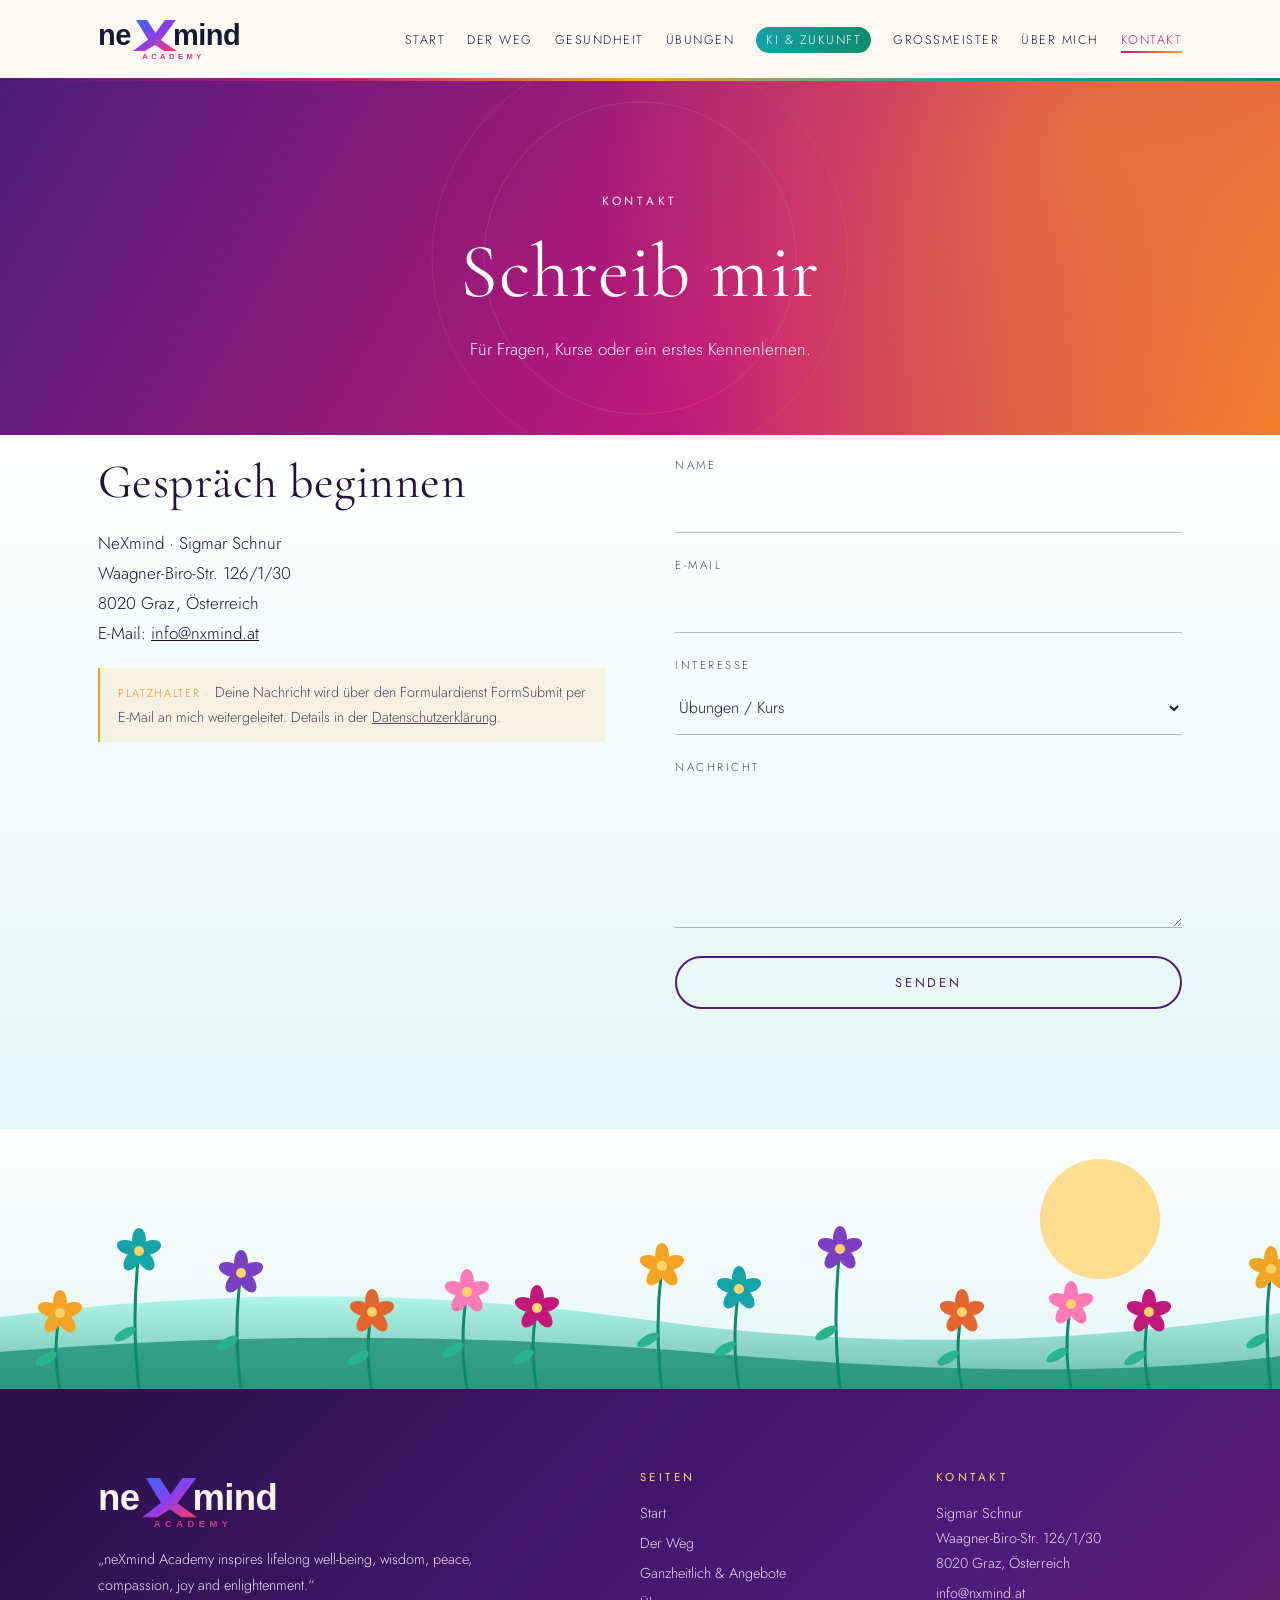
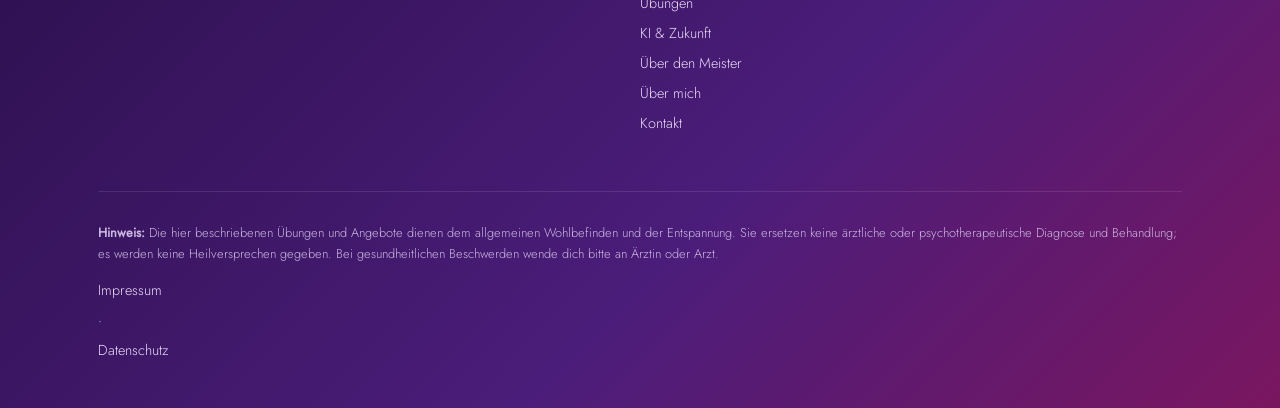
<file: kontakt.html>
<!doctype html><html lang="de"><head><meta charset="utf-8"><meta name="viewport" content="width=device-width,initial-scale=1">
<title>Kontakt · neXmind Academy</title><meta name="description" content="Qigong, Energiearbeit und ganzheitliche Themen – neXmind Academy">
<link rel="stylesheet" href="fonts/fonts.css">
<link rel="stylesheet" href="style.css?v=cff6afba"><link rel="icon" type="image/svg+xml" href="favicon.svg"></head><body>
<header><div class="wrap nav"><a class="brand" href="index.html"><img src="logo.svg" alt="neXmind Academy" class="nxlogo"><span class="sub">Spiritualität · Gesundheit · Zukunft</span></a>
<nav><button class="burger" aria-label="Menü"><span></span><span></span></button><ul><li><a href="index.html" class="">Start</a></li><li><a href="weg.html" class="">Der Weg</a></li><li><a href="angebote.html" class="">Gesundheit</a></li><li><a href="uebungen.html" class="">Übungen</a></li><li><a href="zukunft.html" class="zk-nav">KI & Zukunft</a></li><li><a href="meister.html" class="">Großmeister</a></li><li><a href="ueber-mich.html" class="">Über mich</a></li><li><a href="kontakt.html" class="active ">Kontakt</a></li></ul></nav></div></header>
<main><section class="page-head"><svg class="ring" viewBox="0 0 600 600" fill="none"><circle cx="300" cy="300" r="240" stroke="#b49a5e" stroke-width=".8"/><circle cx="300" cy="300" r="180" stroke="#a9bfa8" stroke-width=".8"/></svg><div class="wrap reveal"><span class="eyebrow">Kontakt</span><h1>Schreib mir</h1><p>Für Fragen, Kurse oder ein erstes Kennenlernen.</p></div></section><section style="padding-top:20px"><div class="wrap grid g2" style="align-items:start"><div class="reveal"><h2>Gespräch beginnen</h2><p>NeXmind · Sigmar Schnur<br>Waagner-Biro-Str. 126/1/30<br>8020 Graz, Österreich<br>E-Mail: <a href="mailto:info@nxmind.at">info@nxmind.at</a></p><p class="placeholder">Deine Nachricht wird über den Formulardienst FormSubmit per E-Mail an mich weitergeleitet. Details in der <a href="datenschutz.html">Datenschutzerklärung</a>.</p></div><form class="reveal" action="https://formsubmit.co/nexmind2035@gmail.com" method="POST"><input type="hidden" name="_subject" value="Neue Anfrage über nxmind.de"><input type="hidden" name="_template" value="table"><input type="hidden" name="_captcha" value="false"><input type="hidden" name="_next" value="https://nxmind.de/kontakt.html?danke=1"><input type="text" name="_honey" tabindex="-1" autocomplete="off" aria-hidden="true" style="position:absolute;left:-9999px;width:1px;height:1px;opacity:0"><label>Name<input name="name" autocomplete="name" required></label><label>E-Mail<input type="email" name="email" autocomplete="email" required></label><label>Interesse<select name="interesse"><option>Übungen / Kurs</option><option>Energiearbeit</option><option>Feng Shui</option><option>Sonstiges</option></select></label><label>Nachricht<textarea name="nachricht" rows="5" required></textarea></label><button class="btn" type="submit">Senden</button><div class="notice" id="danke" role="status">Danke! Deine Nachricht ist angekommen – ich melde mich bald bei dir.</div></form></div></section></main><div class="meadow" aria-hidden="true"><svg viewBox="0 0 1440 260" preserveAspectRatio="xMidYMax slice"><defs><linearGradient id="hill" x1="0" y1="0" x2="0" y2="1"><stop offset="0" stop-color="#7ff0d6"/><stop offset="1" stop-color="#0f8a6c"/></linearGradient></defs><circle class="breath" cx="1180" cy="90" r="60" fill="#ffd36b" opacity=".75" style="transform-origin:1180px 90px"/><path d="M0 200 Q360 140 720 190 T1440 170 V260 H0z" fill="url(#hill)" opacity=".55"/><path d="M0 230 Q400 190 800 225 T1440 215 V260 H0z" fill="#0f8a6c" opacity=".7"/><path d="M35 260 Q27 215.5 35 171" stroke="#0f8a6c" stroke-width="3" fill="none"/><ellipse cx="21" cy="224" rx="12" ry="5" fill="#2bb38a" transform="rotate(-30 21 224)"/><g class="sway" style="transform-origin:35px 171px"><g fill="#c2187a"><ellipse cx="35" cy="160" rx="7" ry="12" transform="rotate(0 35 171)"/><ellipse cx="35" cy="160" rx="7" ry="12" transform="rotate(72 35 171)"/><ellipse cx="35" cy="160" rx="7" ry="12" transform="rotate(144 35 171)"/><ellipse cx="35" cy="160" rx="7" ry="12" transform="rotate(216 35 171)"/><ellipse cx="35" cy="160" rx="7" ry="12" transform="rotate(288 35 171)"/></g><circle cx="35" cy="171" r="5" fill="#ffd36b"/></g><path d="M140 260 Q132 222.0 140 184" stroke="#0f8a6c" stroke-width="3" fill="none"/><ellipse cx="126" cy="230" rx="12" ry="5" fill="#2bb38a" transform="rotate(-30 126 230)"/><g class="sway" style="transform-origin:140px 184px"><g fill="#f4a425"><ellipse cx="140" cy="173" rx="7" ry="12" transform="rotate(0 140 184)"/><ellipse cx="140" cy="173" rx="7" ry="12" transform="rotate(72 140 184)"/><ellipse cx="140" cy="173" rx="7" ry="12" transform="rotate(144 140 184)"/><ellipse cx="140" cy="173" rx="7" ry="12" transform="rotate(216 140 184)"/><ellipse cx="140" cy="173" rx="7" ry="12" transform="rotate(288 140 184)"/></g><circle cx="140" cy="184" r="5" fill="#ffd36b"/></g><path d="M219 260 Q211 191.0 219 122" stroke="#0f8a6c" stroke-width="3" fill="none"/><ellipse cx="205" cy="205" rx="12" ry="5" fill="#2bb38a" transform="rotate(-30 205 205)"/><g class="sway" style="transform-origin:219px 122px"><g fill="#14a3a8"><ellipse cx="219" cy="111" rx="7" ry="12" transform="rotate(0 219 122)"/><ellipse cx="219" cy="111" rx="7" ry="12" transform="rotate(72 219 122)"/><ellipse cx="219" cy="111" rx="7" ry="12" transform="rotate(144 219 122)"/><ellipse cx="219" cy="111" rx="7" ry="12" transform="rotate(216 219 122)"/><ellipse cx="219" cy="111" rx="7" ry="12" transform="rotate(288 219 122)"/></g><circle cx="219" cy="122" r="5" fill="#ffd36b"/></g><path d="M321 260 Q313 202.0 321 144" stroke="#0f8a6c" stroke-width="3" fill="none"/><ellipse cx="307" cy="214" rx="12" ry="5" fill="#2bb38a" transform="rotate(-30 307 214)"/><g class="sway" style="transform-origin:321px 144px"><g fill="#7b3fc4"><ellipse cx="321" cy="133" rx="7" ry="12" transform="rotate(0 321 144)"/><ellipse cx="321" cy="133" rx="7" ry="12" transform="rotate(72 321 144)"/><ellipse cx="321" cy="133" rx="7" ry="12" transform="rotate(144 321 144)"/><ellipse cx="321" cy="133" rx="7" ry="12" transform="rotate(216 321 144)"/><ellipse cx="321" cy="133" rx="7" ry="12" transform="rotate(288 321 144)"/></g><circle cx="321" cy="144" r="5" fill="#ffd36b"/></g><path d="M452 260 Q444 221.5 452 183" stroke="#0f8a6c" stroke-width="3" fill="none"/><ellipse cx="438" cy="229" rx="12" ry="5" fill="#2bb38a" transform="rotate(-30 438 229)"/><g class="sway" style="transform-origin:452px 183px"><g fill="#e5652e"><ellipse cx="452" cy="172" rx="7" ry="12" transform="rotate(0 452 183)"/><ellipse cx="452" cy="172" rx="7" ry="12" transform="rotate(72 452 183)"/><ellipse cx="452" cy="172" rx="7" ry="12" transform="rotate(144 452 183)"/><ellipse cx="452" cy="172" rx="7" ry="12" transform="rotate(216 452 183)"/><ellipse cx="452" cy="172" rx="7" ry="12" transform="rotate(288 452 183)"/></g><circle cx="452" cy="183" r="5" fill="#ffd36b"/></g><path d="M547 260 Q539 211.5 547 163" stroke="#0f8a6c" stroke-width="3" fill="none"/><ellipse cx="533" cy="221" rx="12" ry="5" fill="#2bb38a" transform="rotate(-30 533 221)"/><g class="sway" style="transform-origin:547px 163px"><g fill="#ff7ab6"><ellipse cx="547" cy="152" rx="7" ry="12" transform="rotate(0 547 163)"/><ellipse cx="547" cy="152" rx="7" ry="12" transform="rotate(72 547 163)"/><ellipse cx="547" cy="152" rx="7" ry="12" transform="rotate(144 547 163)"/><ellipse cx="547" cy="152" rx="7" ry="12" transform="rotate(216 547 163)"/><ellipse cx="547" cy="152" rx="7" ry="12" transform="rotate(288 547 163)"/></g><circle cx="547" cy="163" r="5" fill="#ffd36b"/></g><path d="M617 260 Q609 219.5 617 179" stroke="#0f8a6c" stroke-width="3" fill="none"/><ellipse cx="603" cy="228" rx="12" ry="5" fill="#2bb38a" transform="rotate(-30 603 228)"/><g class="sway" style="transform-origin:617px 179px"><g fill="#c2187a"><ellipse cx="617" cy="168" rx="7" ry="12" transform="rotate(0 617 179)"/><ellipse cx="617" cy="168" rx="7" ry="12" transform="rotate(72 617 179)"/><ellipse cx="617" cy="168" rx="7" ry="12" transform="rotate(144 617 179)"/><ellipse cx="617" cy="168" rx="7" ry="12" transform="rotate(216 617 179)"/><ellipse cx="617" cy="168" rx="7" ry="12" transform="rotate(288 617 179)"/></g><circle cx="617" cy="179" r="5" fill="#ffd36b"/></g><path d="M742 260 Q734 198.5 742 137" stroke="#0f8a6c" stroke-width="3" fill="none"/><ellipse cx="728" cy="211" rx="12" ry="5" fill="#2bb38a" transform="rotate(-30 728 211)"/><g class="sway" style="transform-origin:742px 137px"><g fill="#f4a425"><ellipse cx="742" cy="126" rx="7" ry="12" transform="rotate(0 742 137)"/><ellipse cx="742" cy="126" rx="7" ry="12" transform="rotate(72 742 137)"/><ellipse cx="742" cy="126" rx="7" ry="12" transform="rotate(144 742 137)"/><ellipse cx="742" cy="126" rx="7" ry="12" transform="rotate(216 742 137)"/><ellipse cx="742" cy="126" rx="7" ry="12" transform="rotate(288 742 137)"/></g><circle cx="742" cy="137" r="5" fill="#ffd36b"/></g><path d="M819 260 Q811 210.0 819 160" stroke="#0f8a6c" stroke-width="3" fill="none"/><ellipse cx="805" cy="220" rx="12" ry="5" fill="#2bb38a" transform="rotate(-30 805 220)"/><g class="sway" style="transform-origin:819px 160px"><g fill="#14a3a8"><ellipse cx="819" cy="149" rx="7" ry="12" transform="rotate(0 819 160)"/><ellipse cx="819" cy="149" rx="7" ry="12" transform="rotate(72 819 160)"/><ellipse cx="819" cy="149" rx="7" ry="12" transform="rotate(144 819 160)"/><ellipse cx="819" cy="149" rx="7" ry="12" transform="rotate(216 819 160)"/><ellipse cx="819" cy="149" rx="7" ry="12" transform="rotate(288 819 160)"/></g><circle cx="819" cy="160" r="5" fill="#ffd36b"/></g><path d="M920 260 Q912 190.0 920 120" stroke="#0f8a6c" stroke-width="3" fill="none"/><ellipse cx="906" cy="204" rx="12" ry="5" fill="#2bb38a" transform="rotate(-30 906 204)"/><g class="sway" style="transform-origin:920px 120px"><g fill="#7b3fc4"><ellipse cx="920" cy="109" rx="7" ry="12" transform="rotate(0 920 120)"/><ellipse cx="920" cy="109" rx="7" ry="12" transform="rotate(72 920 120)"/><ellipse cx="920" cy="109" rx="7" ry="12" transform="rotate(144 920 120)"/><ellipse cx="920" cy="109" rx="7" ry="12" transform="rotate(216 920 120)"/><ellipse cx="920" cy="109" rx="7" ry="12" transform="rotate(288 920 120)"/></g><circle cx="920" cy="120" r="5" fill="#ffd36b"/></g><path d="M1042 260 Q1034 221.5 1042 183" stroke="#0f8a6c" stroke-width="3" fill="none"/><ellipse cx="1028" cy="229" rx="12" ry="5" fill="#2bb38a" transform="rotate(-30 1028 229)"/><g class="sway" style="transform-origin:1042px 183px"><g fill="#e5652e"><ellipse cx="1042" cy="172" rx="7" ry="12" transform="rotate(0 1042 183)"/><ellipse cx="1042" cy="172" rx="7" ry="12" transform="rotate(72 1042 183)"/><ellipse cx="1042" cy="172" rx="7" ry="12" transform="rotate(144 1042 183)"/><ellipse cx="1042" cy="172" rx="7" ry="12" transform="rotate(216 1042 183)"/><ellipse cx="1042" cy="172" rx="7" ry="12" transform="rotate(288 1042 183)"/></g><circle cx="1042" cy="183" r="5" fill="#ffd36b"/></g><path d="M1151 260 Q1143 217.5 1151 175" stroke="#0f8a6c" stroke-width="3" fill="none"/><ellipse cx="1137" cy="226" rx="12" ry="5" fill="#2bb38a" transform="rotate(-30 1137 226)"/><g class="sway" style="transform-origin:1151px 175px"><g fill="#ff7ab6"><ellipse cx="1151" cy="164" rx="7" ry="12" transform="rotate(0 1151 175)"/><ellipse cx="1151" cy="164" rx="7" ry="12" transform="rotate(72 1151 175)"/><ellipse cx="1151" cy="164" rx="7" ry="12" transform="rotate(144 1151 175)"/><ellipse cx="1151" cy="164" rx="7" ry="12" transform="rotate(216 1151 175)"/><ellipse cx="1151" cy="164" rx="7" ry="12" transform="rotate(288 1151 175)"/></g><circle cx="1151" cy="175" r="5" fill="#ffd36b"/></g><path d="M1229 260 Q1221 221.5 1229 183" stroke="#0f8a6c" stroke-width="3" fill="none"/><ellipse cx="1215" cy="229" rx="12" ry="5" fill="#2bb38a" transform="rotate(-30 1215 229)"/><g class="sway" style="transform-origin:1229px 183px"><g fill="#c2187a"><ellipse cx="1229" cy="172" rx="7" ry="12" transform="rotate(0 1229 183)"/><ellipse cx="1229" cy="172" rx="7" ry="12" transform="rotate(72 1229 183)"/><ellipse cx="1229" cy="172" rx="7" ry="12" transform="rotate(144 1229 183)"/><ellipse cx="1229" cy="172" rx="7" ry="12" transform="rotate(216 1229 183)"/><ellipse cx="1229" cy="172" rx="7" ry="12" transform="rotate(288 1229 183)"/></g><circle cx="1229" cy="183" r="5" fill="#ffd36b"/></g><path d="M1351 260 Q1343 200.0 1351 140" stroke="#0f8a6c" stroke-width="3" fill="none"/><ellipse cx="1337" cy="212" rx="12" ry="5" fill="#2bb38a" transform="rotate(-30 1337 212)"/><g class="sway" style="transform-origin:1351px 140px"><g fill="#f4a425"><ellipse cx="1351" cy="129" rx="7" ry="12" transform="rotate(0 1351 140)"/><ellipse cx="1351" cy="129" rx="7" ry="12" transform="rotate(72 1351 140)"/><ellipse cx="1351" cy="129" rx="7" ry="12" transform="rotate(144 1351 140)"/><ellipse cx="1351" cy="129" rx="7" ry="12" transform="rotate(216 1351 140)"/><ellipse cx="1351" cy="129" rx="7" ry="12" transform="rotate(288 1351 140)"/></g><circle cx="1351" cy="140" r="5" fill="#ffd36b"/></g></svg></div>
<footer><div class="wrap"><div class="cols"><div><a class="brand" href="index.html"><img src="logo-light.svg" alt="neXmind Academy" class="nxlogo"></a>
<p style="margin-top:1rem;max-width:380px">„neXmind Academy inspires lifelong well-being, wisdom, peace, compassion, joy and enlightenment.“</p></div>
<div><h4>Seiten</h4><a href="index.html">Start</a><a href="weg.html">Der Weg</a><a href="angebote.html">Ganzheitlich & Angebote</a><a href="uebungen.html">Übungen</a><a href="zukunft.html">KI & Zukunft</a><a href="meister.html">Über den Meister</a><a href="ueber-mich.html">Über mich</a><a href="kontakt.html">Kontakt</a></div>
<div><h4>Kontakt</h4><p>Sigmar Schnur<br>Waagner-Biro-Str. 126/1/30<br>8020 Graz, Österreich<br><a href="mailto:info@nxmind.at">info@nxmind.at</a></p></div></div>
<p class="disclaimer"><strong>Hinweis:</strong> Die hier beschriebenen Übungen und Angebote dienen dem allgemeinen Wohlbefinden und der Entspannung. Sie ersetzen keine ärztliche oder psychotherapeutische Diagnose und Behandlung; es werden keine Heilversprechen gegeben. Bei gesundheitlichen Beschwerden wende dich bitte an Ärztin oder Arzt.</p><p class="legal-links" style="margin-top:.8rem"><a href="impressum.html">Impressum</a> · <a href="datenschutz.html">Datenschutz</a></p></div></footer>
<script src="main.js?v=cff6afba"></script></body></html>
</file>
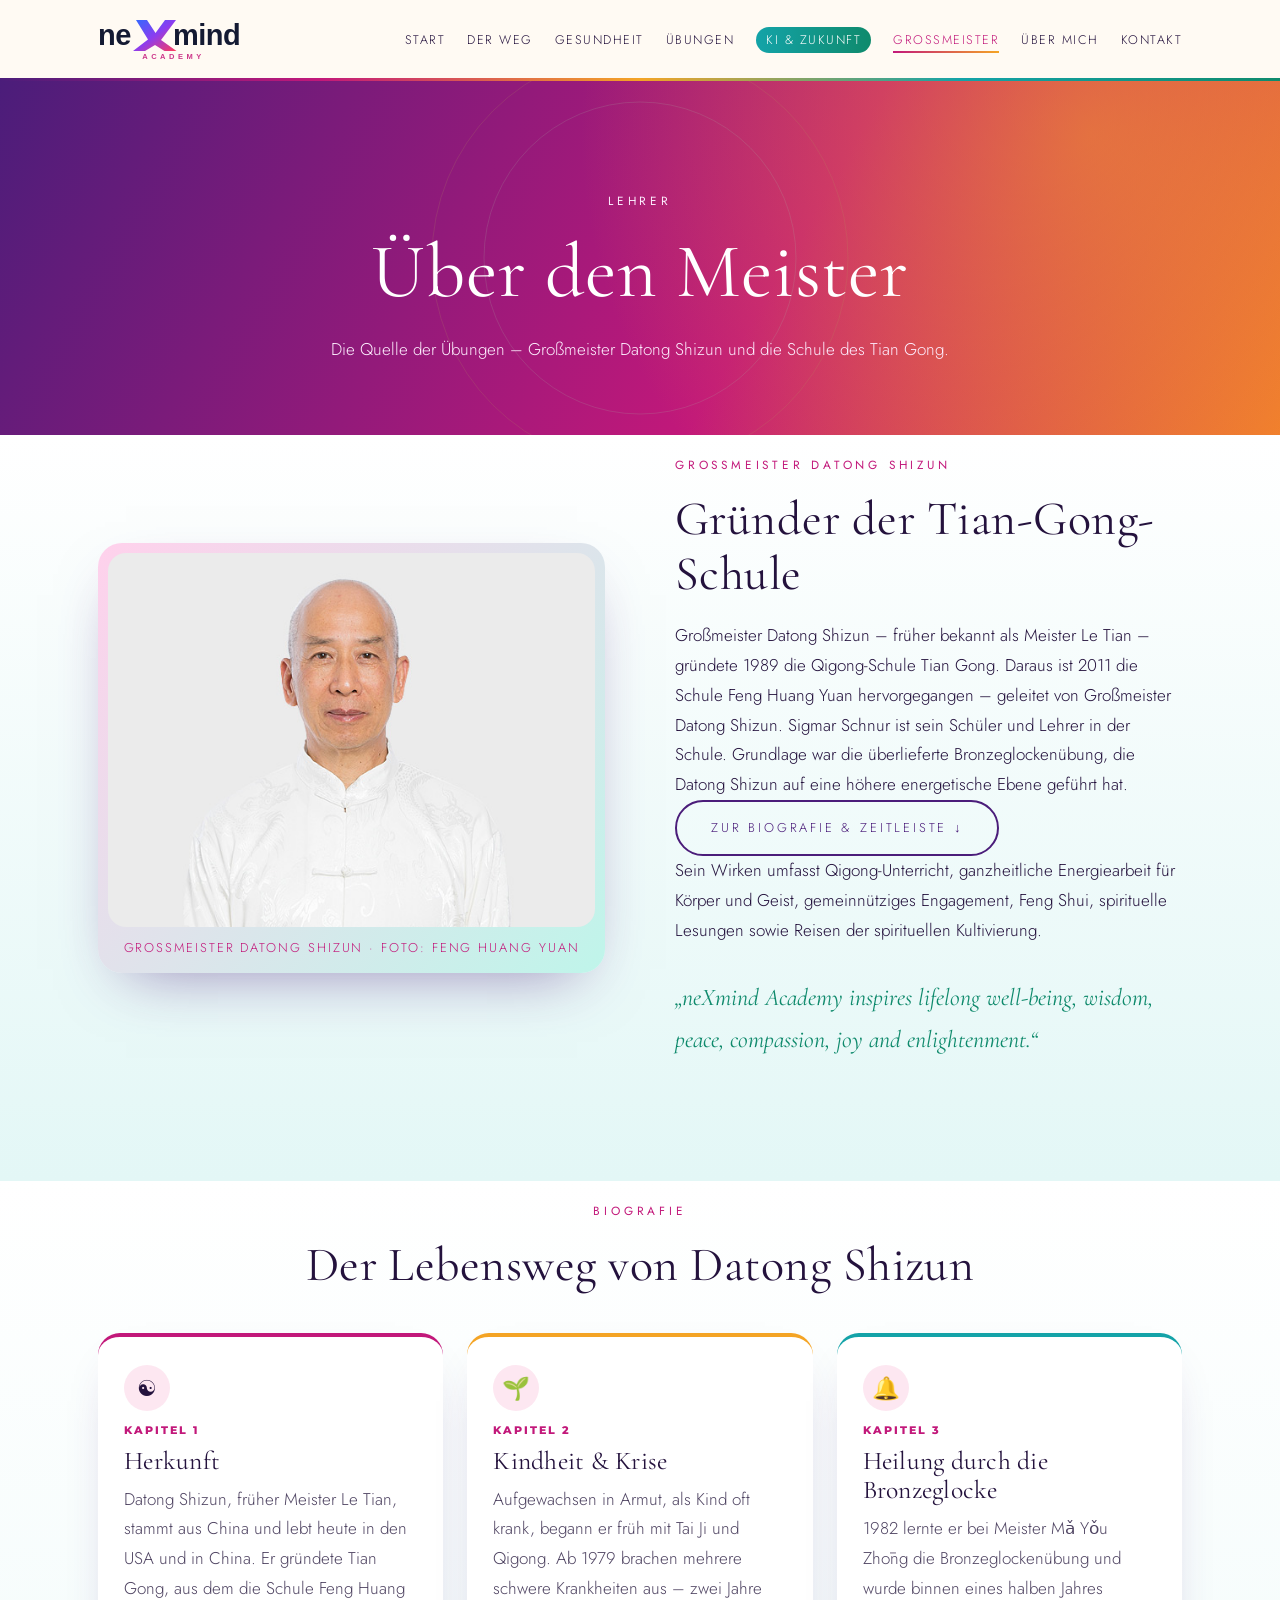
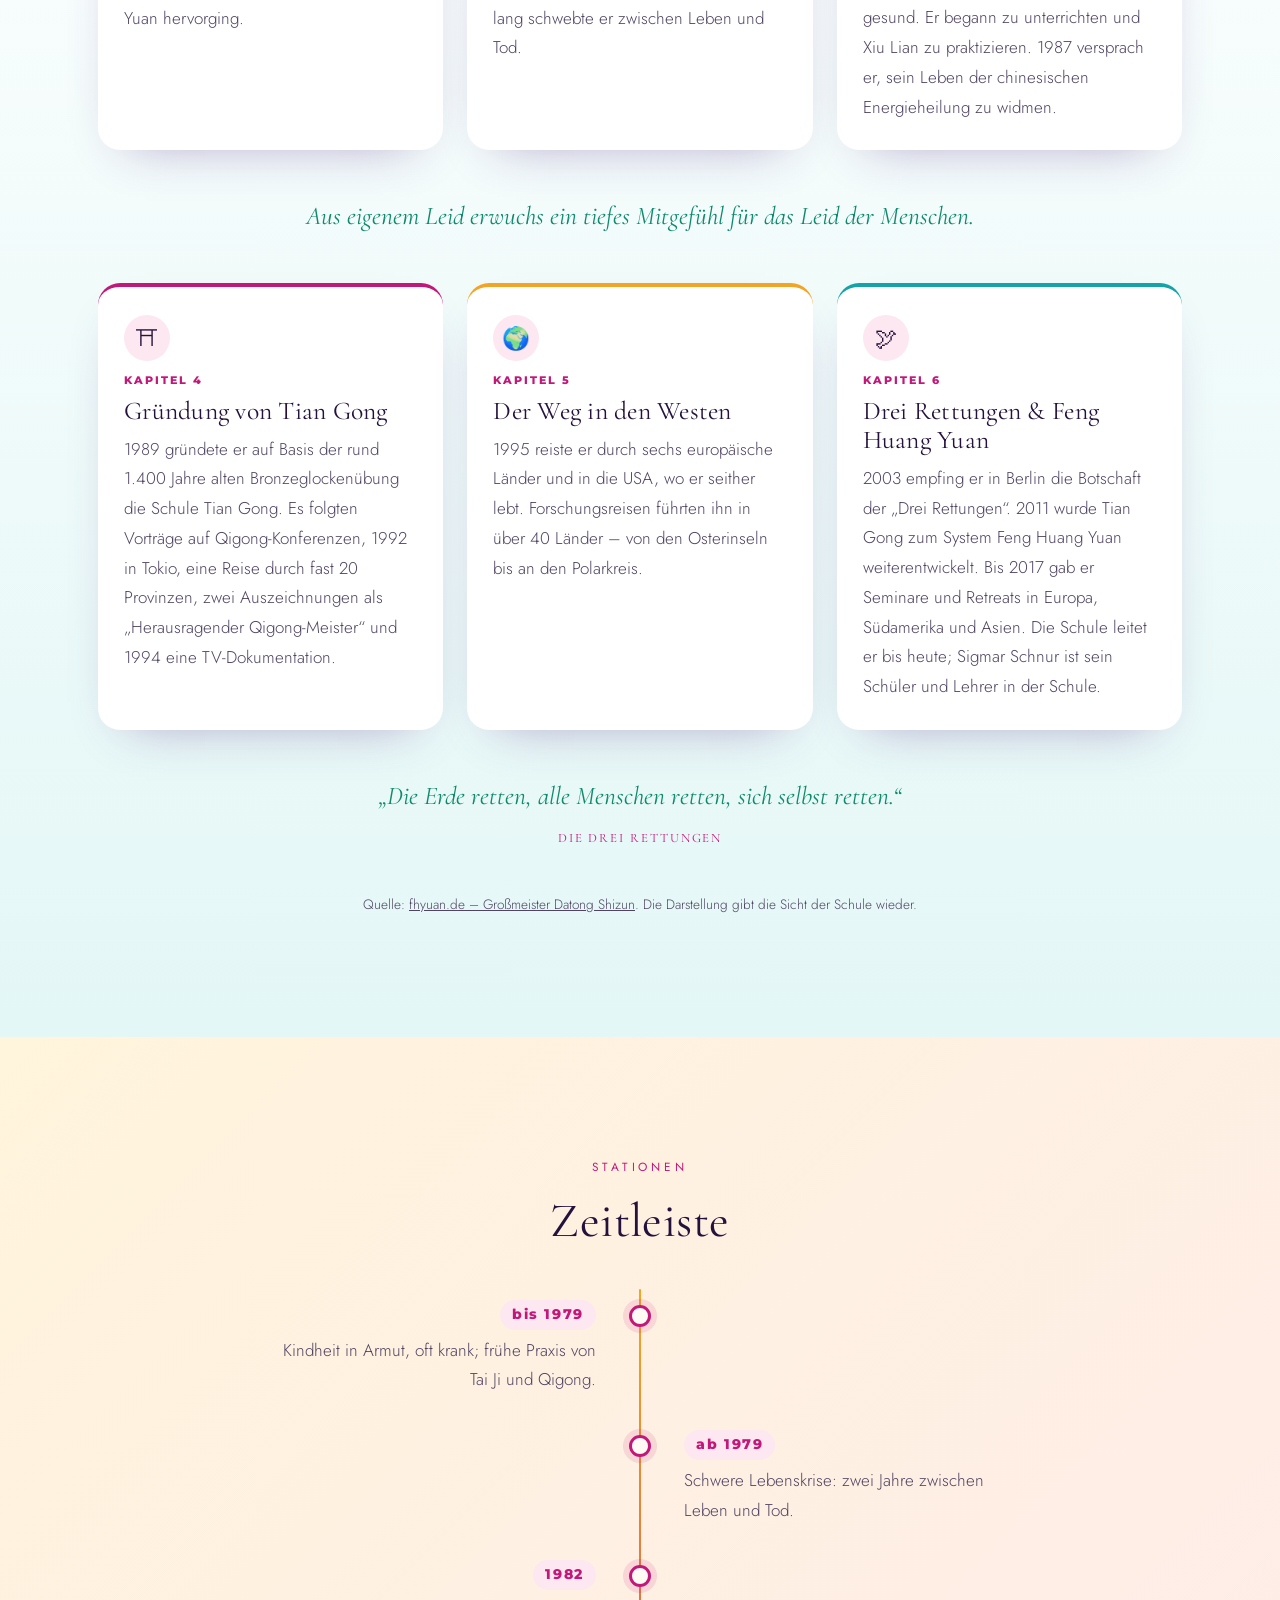
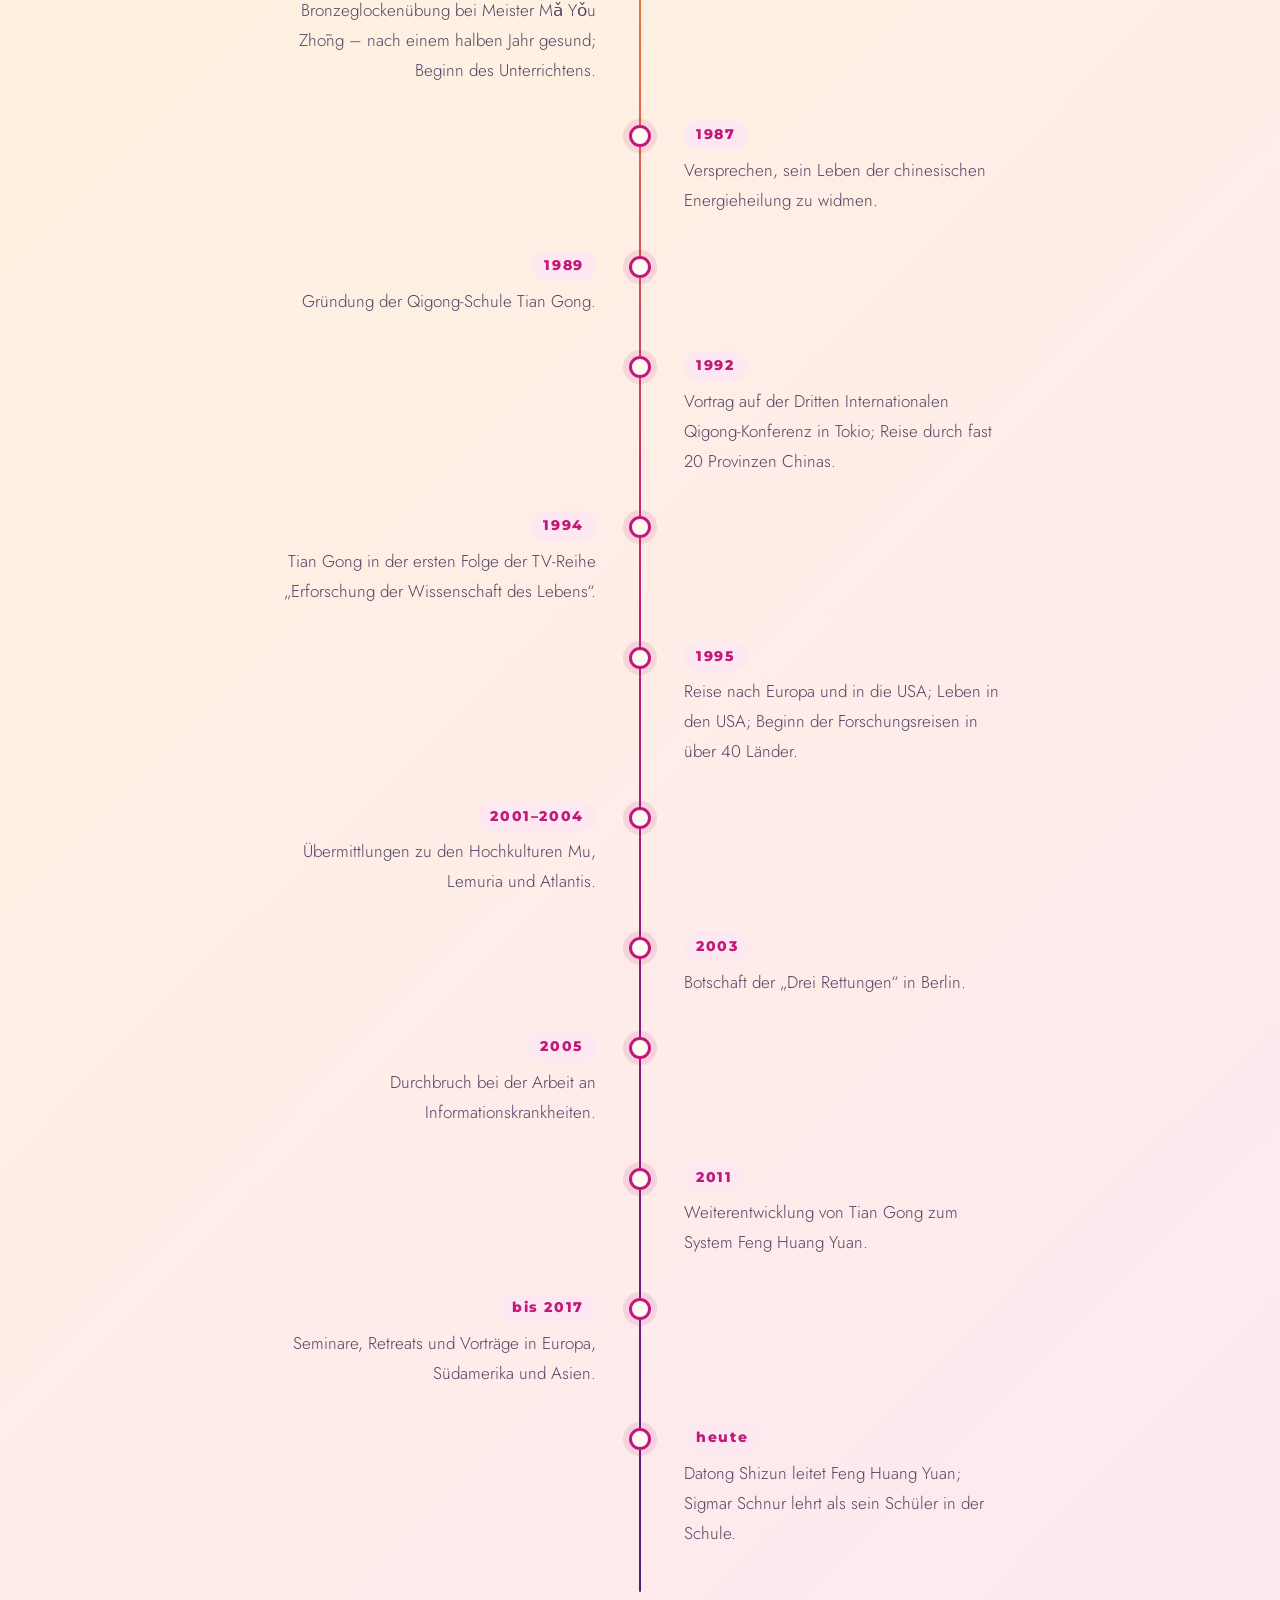
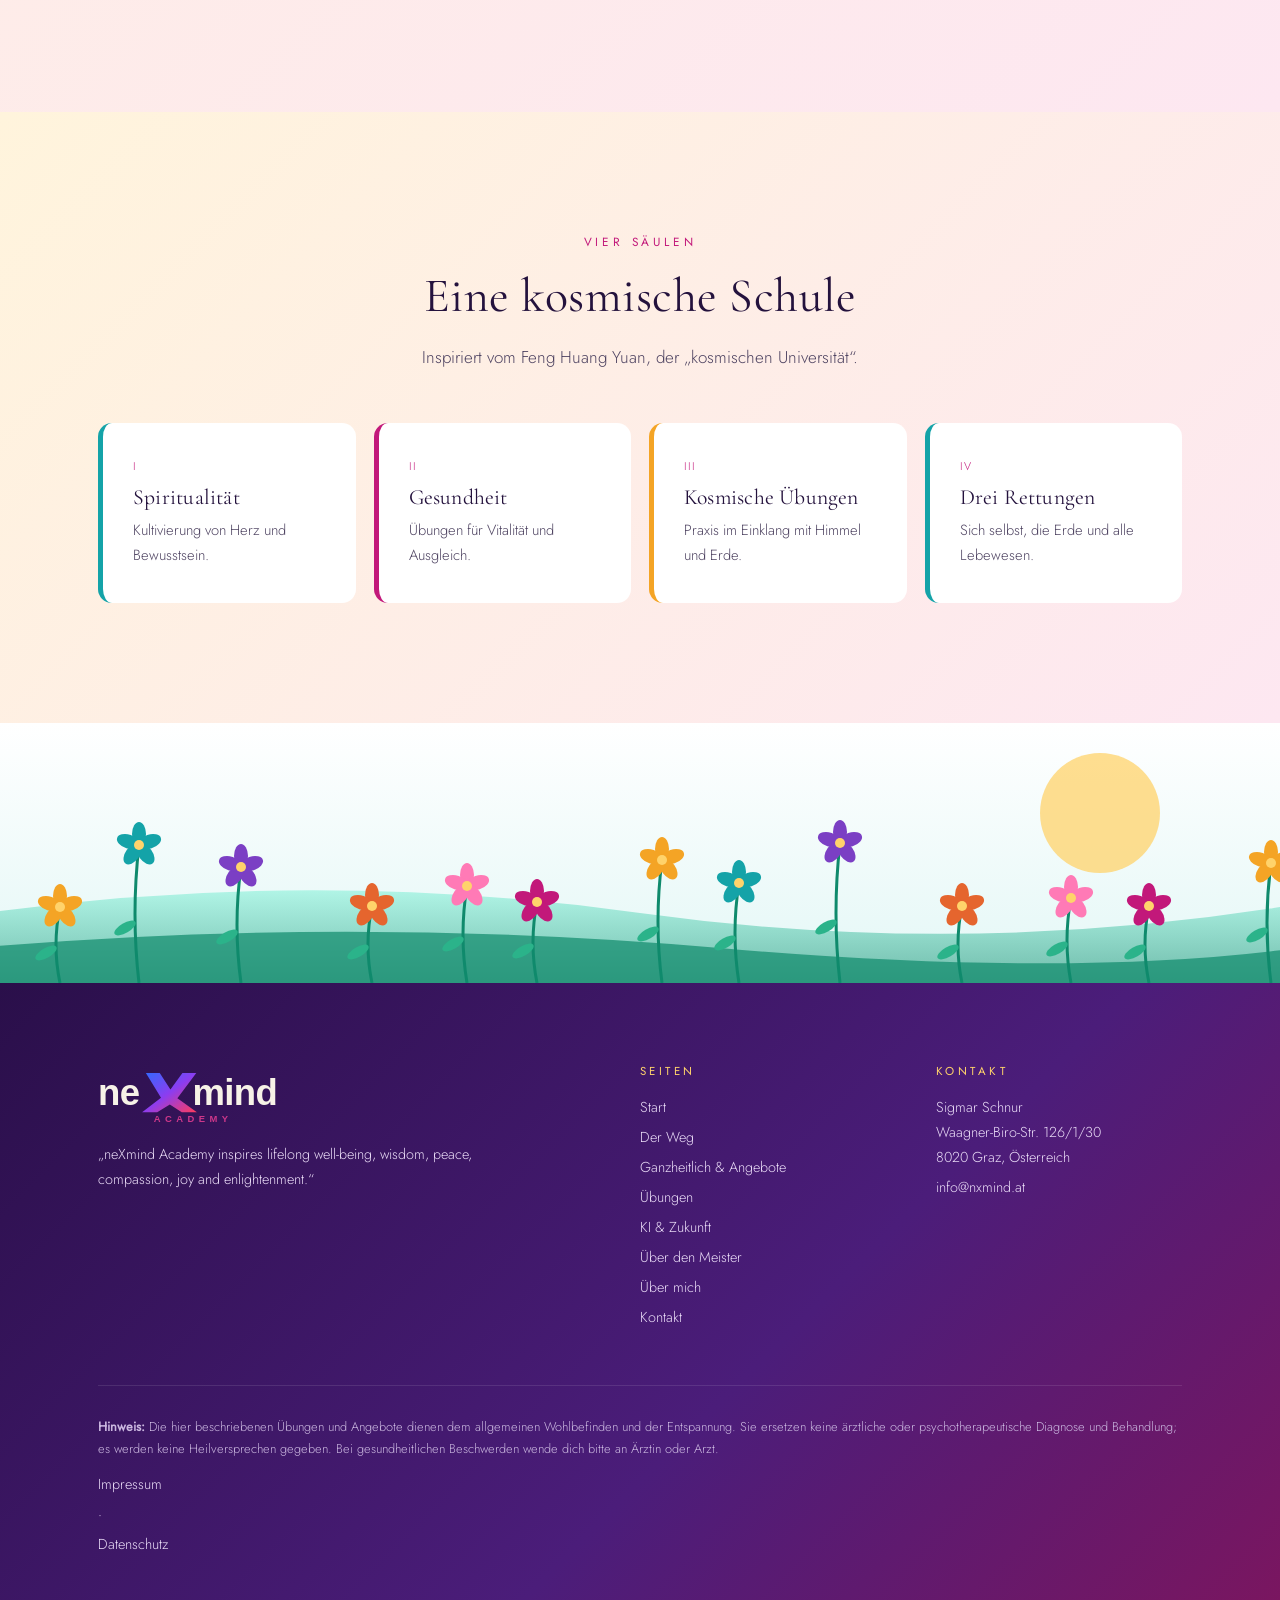
<file: meister.html>
<!doctype html><html lang="de"><head><meta charset="utf-8"><meta name="viewport" content="width=device-width,initial-scale=1">
<title>Über den Meister · neXmind Academy</title><meta name="description" content="Qigong, Energiearbeit und ganzheitliche Themen – neXmind Academy">
<link rel="stylesheet" href="fonts/fonts.css">
<link rel="stylesheet" href="style.css?v=cff6afba"><link rel="icon" type="image/svg+xml" href="favicon.svg"></head><body>
<header><div class="wrap nav"><a class="brand" href="index.html"><img src="logo.svg" alt="neXmind Academy" class="nxlogo"><span class="sub">Spiritualität · Gesundheit · Zukunft</span></a>
<nav><button class="burger" aria-label="Menü"><span></span><span></span></button><ul><li><a href="index.html" class="">Start</a></li><li><a href="weg.html" class="">Der Weg</a></li><li><a href="angebote.html" class="">Gesundheit</a></li><li><a href="uebungen.html" class="">Übungen</a></li><li><a href="zukunft.html" class="zk-nav">KI & Zukunft</a></li><li><a href="meister.html" class="active ">Großmeister</a></li><li><a href="ueber-mich.html" class="">Über mich</a></li><li><a href="kontakt.html" class="">Kontakt</a></li></ul></nav></div></header>
<main><section class="page-head"><svg class="ring" viewBox="0 0 600 600" fill="none"><circle cx="300" cy="300" r="240" stroke="#b49a5e" stroke-width=".8"/><circle cx="300" cy="300" r="180" stroke="#a9bfa8" stroke-width=".8"/></svg><div class="wrap reveal"><span class="eyebrow">Lehrer</span><h1>Über den Meister</h1><p>Die Quelle der Übungen – Großmeister Datong Shizun und die Schule des Tian Gong.</p></div></section><section style="padding-top:20px"><div class="wrap grid g2"><figure class="photo reveal photo-first"><img src="datong-shizun.jpg" alt="Großmeister Datong Shizun" width="577" height="442" loading="lazy" decoding="async"><figcaption>Großmeister Datong Shizun · Foto: Feng Huang Yuan</figcaption></figure><div class="reveal"><span class="eyebrow">Großmeister Datong Shizun</span><h2>Gründer der Tian-Gong-Schule</h2><p>Großmeister Datong Shizun – früher bekannt als Meister Le Tian – gründete 1989 die Qigong-Schule Tian Gong. Daraus ist 2011 die Schule Feng Huang Yuan hervorgegangen – geleitet von Großmeister Datong Shizun. Sigmar Schnur ist sein Schüler und Lehrer in der Schule. Grundlage war die überlieferte Bronzeglockenübung, die Datong Shizun auf eine höhere energetische Ebene geführt hat.</p><p><a class="btn" href="#biografie">Zur Biografie &amp; Zeitleiste ↓</a></p><p>Sein Wirken umfasst Qigong-Unterricht, ganzheitliche Energiearbeit für Körper und Geist, gemeinnütziges Engagement, Feng Shui, spirituelle Lesungen sowie Reisen der spirituellen Kultivierung.</p><blockquote style="font-family:Cormorant Garamond;font-style:italic;font-size:1.5rem;margin-top:2rem;color:var(--jade)">„neXmind Academy inspires lifelong well-being, wisdom, peace, compassion, joy and enlightenment.“</blockquote></div></div></section><section id="biografie" style="padding-top:20px"><div class="wrap"><div class="reveal" style="text-align:center;margin-bottom:40px"><span class="eyebrow">Biografie</span><h2>Der Lebensweg von Datong Shizun</h2></div><div class="bio-grid"><article class="bio-card reveal"><span class="bio-ico" aria-hidden="true">☯</span><span class="bio-num">Kapitel 1</span><h3>Herkunft</h3><p>Datong Shizun, früher Meister Le Tian, stammt aus China und lebt heute in den USA und in China. Er gründete Tian Gong, aus dem die Schule Feng Huang Yuan hervorging.</p></article><article class="bio-card reveal"><span class="bio-ico" aria-hidden="true">🌱</span><span class="bio-num">Kapitel 2</span><h3>Kindheit & Krise</h3><p>Aufgewachsen in Armut, als Kind oft krank, begann er früh mit Tai Ji und Qigong. Ab 1979 brachen mehrere schwere Krankheiten aus – zwei Jahre lang schwebte er zwischen Leben und Tod.</p></article><article class="bio-card reveal"><span class="bio-ico" aria-hidden="true">🔔</span><span class="bio-num">Kapitel 3</span><h3>Heilung durch die Bronzeglocke</h3><p>1982 lernte er bei Meister Mǎ Yǒu Zhōng die Bronzeglockenübung und wurde binnen eines halben Jahres gesund. Er begann zu unterrichten und Xiu Lian zu praktizieren. 1987 versprach er, sein Leben der chinesischen Energieheilung zu widmen.</p></article></div><blockquote class="bio-quote reveal">Aus eigenem Leid erwuchs ein tiefes Mitgefühl für das Leid der Menschen.</blockquote><div class="bio-grid"><article class="bio-card reveal"><span class="bio-ico" aria-hidden="true">⛩</span><span class="bio-num">Kapitel 4</span><h3>Gründung von Tian Gong</h3><p>1989 gründete er auf Basis der rund 1.400 Jahre alten Bronzeglockenübung die Schule Tian Gong. Es folgten Vorträge auf Qigong-Konferenzen, 1992 in Tokio, eine Reise durch fast 20 Provinzen, zwei Auszeichnungen als „Herausragender Qigong-Meister“ und 1994 eine TV-Dokumentation.</p></article><article class="bio-card reveal"><span class="bio-ico" aria-hidden="true">🌍</span><span class="bio-num">Kapitel 5</span><h3>Der Weg in den Westen</h3><p>1995 reiste er durch sechs europäische Länder und in die USA, wo er seither lebt. Forschungsreisen führten ihn in über 40 Länder – von den Osterinseln bis an den Polarkreis.</p></article><article class="bio-card reveal"><span class="bio-ico" aria-hidden="true">🕊</span><span class="bio-num">Kapitel 6</span><h3>Drei Rettungen & Feng Huang Yuan</h3><p>2003 empfing er in Berlin die Botschaft der „Drei Rettungen“. 2011 wurde Tian Gong zum System Feng Huang Yuan weiterentwickelt. Bis 2017 gab er Seminare und Retreats in Europa, Südamerika und Asien. Die Schule leitet er bis heute; Sigmar Schnur ist sein Schüler und Lehrer in der Schule.</p></article></div><blockquote class="bio-quote reveal">„Die Erde retten, alle Menschen retten, sich selbst retten.“<cite>Die Drei Rettungen</cite></blockquote><p class="bio-source">Quelle: <a href="https://fhyuan.de/?page_id=448" rel="noopener">fhyuan.de – Großmeister Datong Shizun</a>. Die Darstellung gibt die Sicht der Schule wieder.</p></div></section><section class="paper"><div class="wrap"><div class="reveal" style="text-align:center;margin-bottom:40px"><span class="eyebrow">Stationen</span><h2>Zeitleiste</h2></div><div class="timeline"><div class="tl-item reveal"><span class="tl-year">bis 1979</span><p>Kindheit in Armut, oft krank; frühe Praxis von Tai Ji und Qigong.</p></div><div class="tl-item reveal"><span class="tl-year">ab 1979</span><p>Schwere Lebenskrise: zwei Jahre zwischen Leben und Tod.</p></div><div class="tl-item reveal"><span class="tl-year">1982</span><p>Bronzeglockenübung bei Meister Mǎ Yǒu Zhōng – nach einem halben Jahr gesund; Beginn des Unterrichtens.</p></div><div class="tl-item reveal"><span class="tl-year">1987</span><p>Versprechen, sein Leben der chinesischen Energieheilung zu widmen.</p></div><div class="tl-item reveal"><span class="tl-year">1989</span><p>Gründung der Qigong-Schule Tian Gong.</p></div><div class="tl-item reveal"><span class="tl-year">1992</span><p>Vortrag auf der Dritten Internationalen Qigong-Konferenz in Tokio; Reise durch fast 20 Provinzen Chinas.</p></div><div class="tl-item reveal"><span class="tl-year">1994</span><p>Tian Gong in der ersten Folge der TV-Reihe „Erforschung der Wissenschaft des Lebens“.</p></div><div class="tl-item reveal"><span class="tl-year">1995</span><p>Reise nach Europa und in die USA; Leben in den USA; Beginn der Forschungsreisen in über 40 Länder.</p></div><div class="tl-item reveal"><span class="tl-year">2001–2004</span><p>Übermittlungen zu den Hochkulturen Mu, Lemuria und Atlantis.</p></div><div class="tl-item reveal"><span class="tl-year">2003</span><p>Botschaft der „Drei Rettungen“ in Berlin.</p></div><div class="tl-item reveal"><span class="tl-year">2005</span><p>Durchbruch bei der Arbeit an Informationskrankheiten.</p></div><div class="tl-item reveal"><span class="tl-year">2011</span><p>Weiterentwicklung von Tian Gong zum System Feng Huang Yuan.</p></div><div class="tl-item reveal"><span class="tl-year">bis 2017</span><p>Seminare, Retreats und Vorträge in Europa, Südamerika und Asien.</p></div><div class="tl-item reveal"><span class="tl-year">heute</span><p>Datong Shizun leitet Feng Huang Yuan; Sigmar Schnur lehrt als sein Schüler in der Schule.</p></div></div></div></section><section class="paper"><div class="wrap"><div class="reveal" style="text-align:center;margin-bottom:50px"><span class="eyebrow">Vier Säulen</span><h2>Eine kosmische Schule</h2><p style="color:var(--soft);max-width:640px;margin:0 auto">Inspiriert vom Feng Huang Yuan, der „kosmischen Universität“.</p></div><div class="topics"><div class="topic reveal"><span class="en">I</span><h3>Spiritualität</h3><p>Kultivierung von Herz und Bewusstsein.</p></div><div class="topic reveal"><span class="en">II</span><h3>Gesundheit</h3><p>Übungen für Vitalität und Ausgleich.</p></div><div class="topic reveal"><span class="en">III</span><h3>Kosmische Übungen</h3><p>Praxis im Einklang mit Himmel und Erde.</p></div><div class="topic reveal"><span class="en">IV</span><h3>Drei Rettungen</h3><p>Sich selbst, die Erde und alle Lebewesen.</p></div></div></div></section></main><div class="meadow" aria-hidden="true"><svg viewBox="0 0 1440 260" preserveAspectRatio="xMidYMax slice"><defs><linearGradient id="hill" x1="0" y1="0" x2="0" y2="1"><stop offset="0" stop-color="#7ff0d6"/><stop offset="1" stop-color="#0f8a6c"/></linearGradient></defs><circle class="breath" cx="1180" cy="90" r="60" fill="#ffd36b" opacity=".75" style="transform-origin:1180px 90px"/><path d="M0 200 Q360 140 720 190 T1440 170 V260 H0z" fill="url(#hill)" opacity=".55"/><path d="M0 230 Q400 190 800 225 T1440 215 V260 H0z" fill="#0f8a6c" opacity=".7"/><path d="M35 260 Q27 215.5 35 171" stroke="#0f8a6c" stroke-width="3" fill="none"/><ellipse cx="21" cy="224" rx="12" ry="5" fill="#2bb38a" transform="rotate(-30 21 224)"/><g class="sway" style="transform-origin:35px 171px"><g fill="#c2187a"><ellipse cx="35" cy="160" rx="7" ry="12" transform="rotate(0 35 171)"/><ellipse cx="35" cy="160" rx="7" ry="12" transform="rotate(72 35 171)"/><ellipse cx="35" cy="160" rx="7" ry="12" transform="rotate(144 35 171)"/><ellipse cx="35" cy="160" rx="7" ry="12" transform="rotate(216 35 171)"/><ellipse cx="35" cy="160" rx="7" ry="12" transform="rotate(288 35 171)"/></g><circle cx="35" cy="171" r="5" fill="#ffd36b"/></g><path d="M140 260 Q132 222.0 140 184" stroke="#0f8a6c" stroke-width="3" fill="none"/><ellipse cx="126" cy="230" rx="12" ry="5" fill="#2bb38a" transform="rotate(-30 126 230)"/><g class="sway" style="transform-origin:140px 184px"><g fill="#f4a425"><ellipse cx="140" cy="173" rx="7" ry="12" transform="rotate(0 140 184)"/><ellipse cx="140" cy="173" rx="7" ry="12" transform="rotate(72 140 184)"/><ellipse cx="140" cy="173" rx="7" ry="12" transform="rotate(144 140 184)"/><ellipse cx="140" cy="173" rx="7" ry="12" transform="rotate(216 140 184)"/><ellipse cx="140" cy="173" rx="7" ry="12" transform="rotate(288 140 184)"/></g><circle cx="140" cy="184" r="5" fill="#ffd36b"/></g><path d="M219 260 Q211 191.0 219 122" stroke="#0f8a6c" stroke-width="3" fill="none"/><ellipse cx="205" cy="205" rx="12" ry="5" fill="#2bb38a" transform="rotate(-30 205 205)"/><g class="sway" style="transform-origin:219px 122px"><g fill="#14a3a8"><ellipse cx="219" cy="111" rx="7" ry="12" transform="rotate(0 219 122)"/><ellipse cx="219" cy="111" rx="7" ry="12" transform="rotate(72 219 122)"/><ellipse cx="219" cy="111" rx="7" ry="12" transform="rotate(144 219 122)"/><ellipse cx="219" cy="111" rx="7" ry="12" transform="rotate(216 219 122)"/><ellipse cx="219" cy="111" rx="7" ry="12" transform="rotate(288 219 122)"/></g><circle cx="219" cy="122" r="5" fill="#ffd36b"/></g><path d="M321 260 Q313 202.0 321 144" stroke="#0f8a6c" stroke-width="3" fill="none"/><ellipse cx="307" cy="214" rx="12" ry="5" fill="#2bb38a" transform="rotate(-30 307 214)"/><g class="sway" style="transform-origin:321px 144px"><g fill="#7b3fc4"><ellipse cx="321" cy="133" rx="7" ry="12" transform="rotate(0 321 144)"/><ellipse cx="321" cy="133" rx="7" ry="12" transform="rotate(72 321 144)"/><ellipse cx="321" cy="133" rx="7" ry="12" transform="rotate(144 321 144)"/><ellipse cx="321" cy="133" rx="7" ry="12" transform="rotate(216 321 144)"/><ellipse cx="321" cy="133" rx="7" ry="12" transform="rotate(288 321 144)"/></g><circle cx="321" cy="144" r="5" fill="#ffd36b"/></g><path d="M452 260 Q444 221.5 452 183" stroke="#0f8a6c" stroke-width="3" fill="none"/><ellipse cx="438" cy="229" rx="12" ry="5" fill="#2bb38a" transform="rotate(-30 438 229)"/><g class="sway" style="transform-origin:452px 183px"><g fill="#e5652e"><ellipse cx="452" cy="172" rx="7" ry="12" transform="rotate(0 452 183)"/><ellipse cx="452" cy="172" rx="7" ry="12" transform="rotate(72 452 183)"/><ellipse cx="452" cy="172" rx="7" ry="12" transform="rotate(144 452 183)"/><ellipse cx="452" cy="172" rx="7" ry="12" transform="rotate(216 452 183)"/><ellipse cx="452" cy="172" rx="7" ry="12" transform="rotate(288 452 183)"/></g><circle cx="452" cy="183" r="5" fill="#ffd36b"/></g><path d="M547 260 Q539 211.5 547 163" stroke="#0f8a6c" stroke-width="3" fill="none"/><ellipse cx="533" cy="221" rx="12" ry="5" fill="#2bb38a" transform="rotate(-30 533 221)"/><g class="sway" style="transform-origin:547px 163px"><g fill="#ff7ab6"><ellipse cx="547" cy="152" rx="7" ry="12" transform="rotate(0 547 163)"/><ellipse cx="547" cy="152" rx="7" ry="12" transform="rotate(72 547 163)"/><ellipse cx="547" cy="152" rx="7" ry="12" transform="rotate(144 547 163)"/><ellipse cx="547" cy="152" rx="7" ry="12" transform="rotate(216 547 163)"/><ellipse cx="547" cy="152" rx="7" ry="12" transform="rotate(288 547 163)"/></g><circle cx="547" cy="163" r="5" fill="#ffd36b"/></g><path d="M617 260 Q609 219.5 617 179" stroke="#0f8a6c" stroke-width="3" fill="none"/><ellipse cx="603" cy="228" rx="12" ry="5" fill="#2bb38a" transform="rotate(-30 603 228)"/><g class="sway" style="transform-origin:617px 179px"><g fill="#c2187a"><ellipse cx="617" cy="168" rx="7" ry="12" transform="rotate(0 617 179)"/><ellipse cx="617" cy="168" rx="7" ry="12" transform="rotate(72 617 179)"/><ellipse cx="617" cy="168" rx="7" ry="12" transform="rotate(144 617 179)"/><ellipse cx="617" cy="168" rx="7" ry="12" transform="rotate(216 617 179)"/><ellipse cx="617" cy="168" rx="7" ry="12" transform="rotate(288 617 179)"/></g><circle cx="617" cy="179" r="5" fill="#ffd36b"/></g><path d="M742 260 Q734 198.5 742 137" stroke="#0f8a6c" stroke-width="3" fill="none"/><ellipse cx="728" cy="211" rx="12" ry="5" fill="#2bb38a" transform="rotate(-30 728 211)"/><g class="sway" style="transform-origin:742px 137px"><g fill="#f4a425"><ellipse cx="742" cy="126" rx="7" ry="12" transform="rotate(0 742 137)"/><ellipse cx="742" cy="126" rx="7" ry="12" transform="rotate(72 742 137)"/><ellipse cx="742" cy="126" rx="7" ry="12" transform="rotate(144 742 137)"/><ellipse cx="742" cy="126" rx="7" ry="12" transform="rotate(216 742 137)"/><ellipse cx="742" cy="126" rx="7" ry="12" transform="rotate(288 742 137)"/></g><circle cx="742" cy="137" r="5" fill="#ffd36b"/></g><path d="M819 260 Q811 210.0 819 160" stroke="#0f8a6c" stroke-width="3" fill="none"/><ellipse cx="805" cy="220" rx="12" ry="5" fill="#2bb38a" transform="rotate(-30 805 220)"/><g class="sway" style="transform-origin:819px 160px"><g fill="#14a3a8"><ellipse cx="819" cy="149" rx="7" ry="12" transform="rotate(0 819 160)"/><ellipse cx="819" cy="149" rx="7" ry="12" transform="rotate(72 819 160)"/><ellipse cx="819" cy="149" rx="7" ry="12" transform="rotate(144 819 160)"/><ellipse cx="819" cy="149" rx="7" ry="12" transform="rotate(216 819 160)"/><ellipse cx="819" cy="149" rx="7" ry="12" transform="rotate(288 819 160)"/></g><circle cx="819" cy="160" r="5" fill="#ffd36b"/></g><path d="M920 260 Q912 190.0 920 120" stroke="#0f8a6c" stroke-width="3" fill="none"/><ellipse cx="906" cy="204" rx="12" ry="5" fill="#2bb38a" transform="rotate(-30 906 204)"/><g class="sway" style="transform-origin:920px 120px"><g fill="#7b3fc4"><ellipse cx="920" cy="109" rx="7" ry="12" transform="rotate(0 920 120)"/><ellipse cx="920" cy="109" rx="7" ry="12" transform="rotate(72 920 120)"/><ellipse cx="920" cy="109" rx="7" ry="12" transform="rotate(144 920 120)"/><ellipse cx="920" cy="109" rx="7" ry="12" transform="rotate(216 920 120)"/><ellipse cx="920" cy="109" rx="7" ry="12" transform="rotate(288 920 120)"/></g><circle cx="920" cy="120" r="5" fill="#ffd36b"/></g><path d="M1042 260 Q1034 221.5 1042 183" stroke="#0f8a6c" stroke-width="3" fill="none"/><ellipse cx="1028" cy="229" rx="12" ry="5" fill="#2bb38a" transform="rotate(-30 1028 229)"/><g class="sway" style="transform-origin:1042px 183px"><g fill="#e5652e"><ellipse cx="1042" cy="172" rx="7" ry="12" transform="rotate(0 1042 183)"/><ellipse cx="1042" cy="172" rx="7" ry="12" transform="rotate(72 1042 183)"/><ellipse cx="1042" cy="172" rx="7" ry="12" transform="rotate(144 1042 183)"/><ellipse cx="1042" cy="172" rx="7" ry="12" transform="rotate(216 1042 183)"/><ellipse cx="1042" cy="172" rx="7" ry="12" transform="rotate(288 1042 183)"/></g><circle cx="1042" cy="183" r="5" fill="#ffd36b"/></g><path d="M1151 260 Q1143 217.5 1151 175" stroke="#0f8a6c" stroke-width="3" fill="none"/><ellipse cx="1137" cy="226" rx="12" ry="5" fill="#2bb38a" transform="rotate(-30 1137 226)"/><g class="sway" style="transform-origin:1151px 175px"><g fill="#ff7ab6"><ellipse cx="1151" cy="164" rx="7" ry="12" transform="rotate(0 1151 175)"/><ellipse cx="1151" cy="164" rx="7" ry="12" transform="rotate(72 1151 175)"/><ellipse cx="1151" cy="164" rx="7" ry="12" transform="rotate(144 1151 175)"/><ellipse cx="1151" cy="164" rx="7" ry="12" transform="rotate(216 1151 175)"/><ellipse cx="1151" cy="164" rx="7" ry="12" transform="rotate(288 1151 175)"/></g><circle cx="1151" cy="175" r="5" fill="#ffd36b"/></g><path d="M1229 260 Q1221 221.5 1229 183" stroke="#0f8a6c" stroke-width="3" fill="none"/><ellipse cx="1215" cy="229" rx="12" ry="5" fill="#2bb38a" transform="rotate(-30 1215 229)"/><g class="sway" style="transform-origin:1229px 183px"><g fill="#c2187a"><ellipse cx="1229" cy="172" rx="7" ry="12" transform="rotate(0 1229 183)"/><ellipse cx="1229" cy="172" rx="7" ry="12" transform="rotate(72 1229 183)"/><ellipse cx="1229" cy="172" rx="7" ry="12" transform="rotate(144 1229 183)"/><ellipse cx="1229" cy="172" rx="7" ry="12" transform="rotate(216 1229 183)"/><ellipse cx="1229" cy="172" rx="7" ry="12" transform="rotate(288 1229 183)"/></g><circle cx="1229" cy="183" r="5" fill="#ffd36b"/></g><path d="M1351 260 Q1343 200.0 1351 140" stroke="#0f8a6c" stroke-width="3" fill="none"/><ellipse cx="1337" cy="212" rx="12" ry="5" fill="#2bb38a" transform="rotate(-30 1337 212)"/><g class="sway" style="transform-origin:1351px 140px"><g fill="#f4a425"><ellipse cx="1351" cy="129" rx="7" ry="12" transform="rotate(0 1351 140)"/><ellipse cx="1351" cy="129" rx="7" ry="12" transform="rotate(72 1351 140)"/><ellipse cx="1351" cy="129" rx="7" ry="12" transform="rotate(144 1351 140)"/><ellipse cx="1351" cy="129" rx="7" ry="12" transform="rotate(216 1351 140)"/><ellipse cx="1351" cy="129" rx="7" ry="12" transform="rotate(288 1351 140)"/></g><circle cx="1351" cy="140" r="5" fill="#ffd36b"/></g></svg></div>
<footer><div class="wrap"><div class="cols"><div><a class="brand" href="index.html"><img src="logo-light.svg" alt="neXmind Academy" class="nxlogo"></a>
<p style="margin-top:1rem;max-width:380px">„neXmind Academy inspires lifelong well-being, wisdom, peace, compassion, joy and enlightenment.“</p></div>
<div><h4>Seiten</h4><a href="index.html">Start</a><a href="weg.html">Der Weg</a><a href="angebote.html">Ganzheitlich & Angebote</a><a href="uebungen.html">Übungen</a><a href="zukunft.html">KI & Zukunft</a><a href="meister.html">Über den Meister</a><a href="ueber-mich.html">Über mich</a><a href="kontakt.html">Kontakt</a></div>
<div><h4>Kontakt</h4><p>Sigmar Schnur<br>Waagner-Biro-Str. 126/1/30<br>8020 Graz, Österreich<br><a href="mailto:info@nxmind.at">info@nxmind.at</a></p></div></div>
<p class="disclaimer"><strong>Hinweis:</strong> Die hier beschriebenen Übungen und Angebote dienen dem allgemeinen Wohlbefinden und der Entspannung. Sie ersetzen keine ärztliche oder psychotherapeutische Diagnose und Behandlung; es werden keine Heilversprechen gegeben. Bei gesundheitlichen Beschwerden wende dich bitte an Ärztin oder Arzt.</p><p class="legal-links" style="margin-top:.8rem"><a href="impressum.html">Impressum</a> · <a href="datenschutz.html">Datenschutz</a></p></div></footer>
<script src="main.js?v=cff6afba"></script></body></html>
</file>
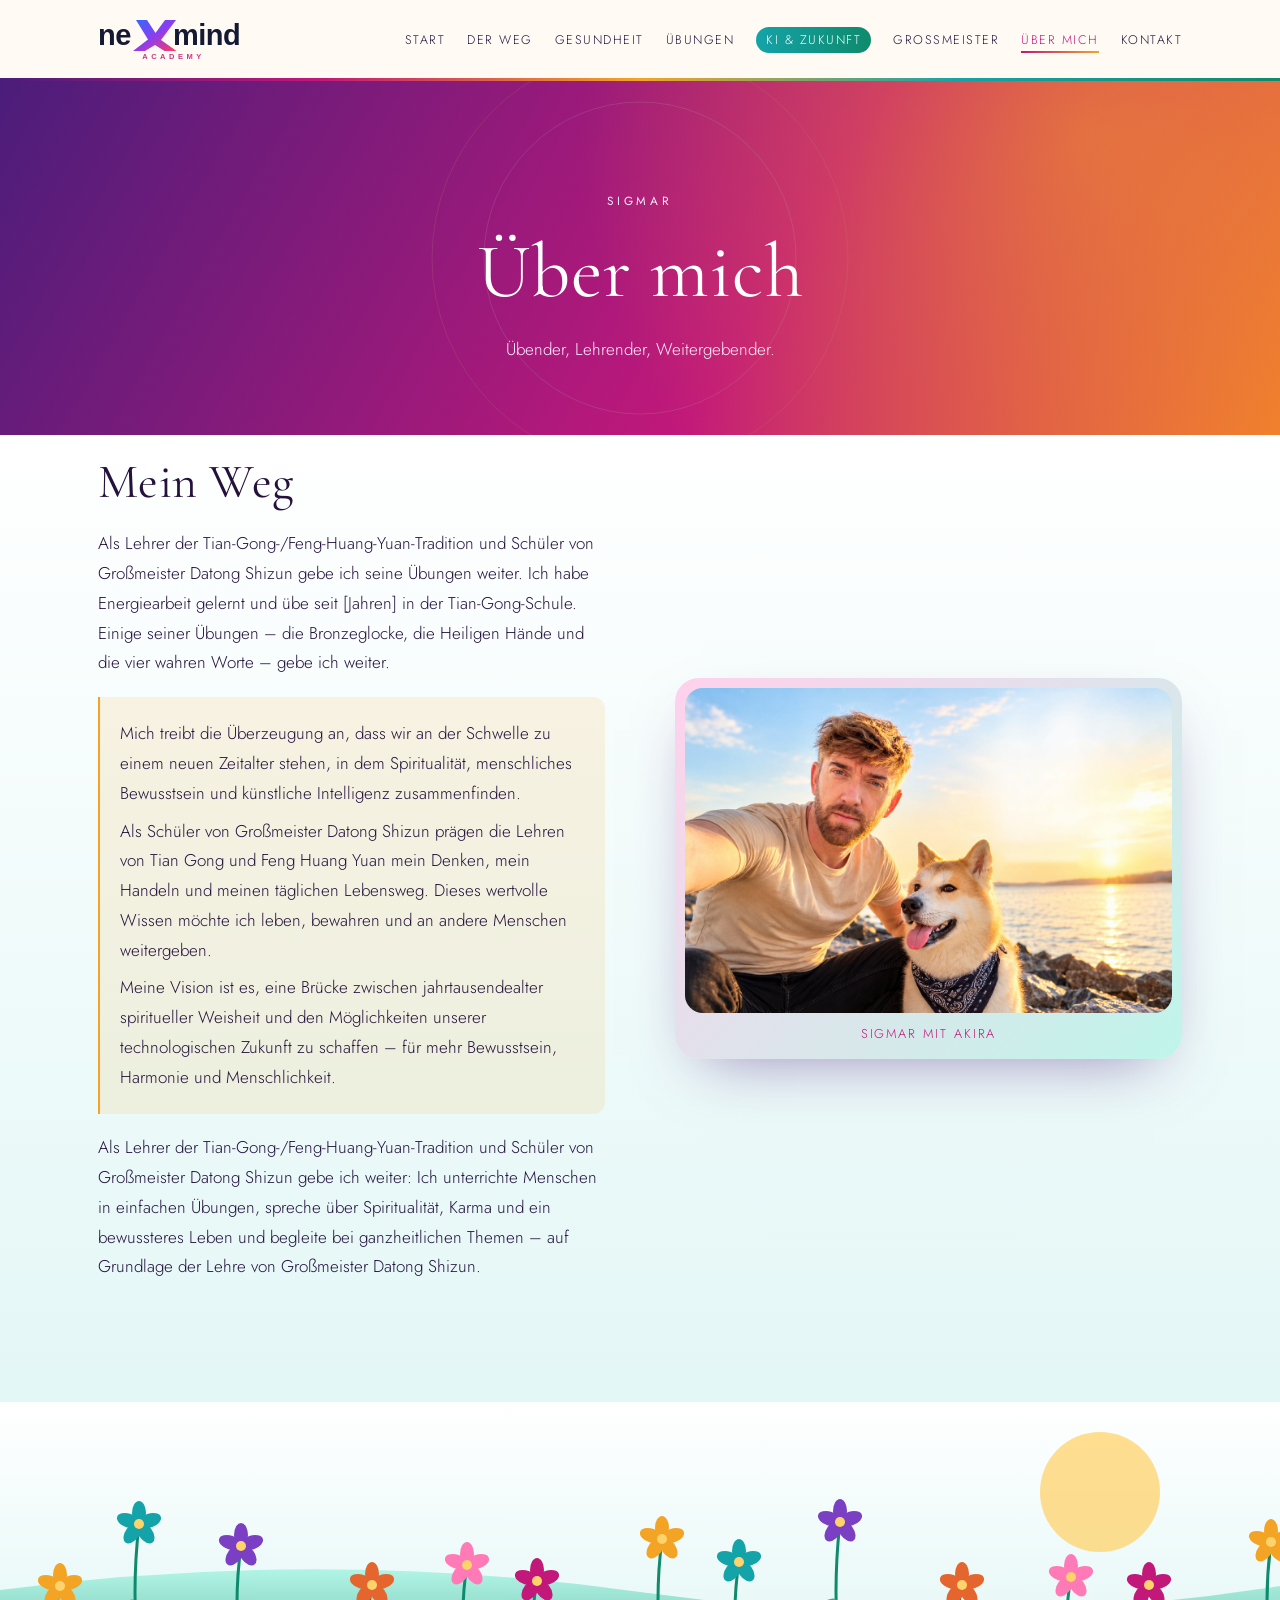
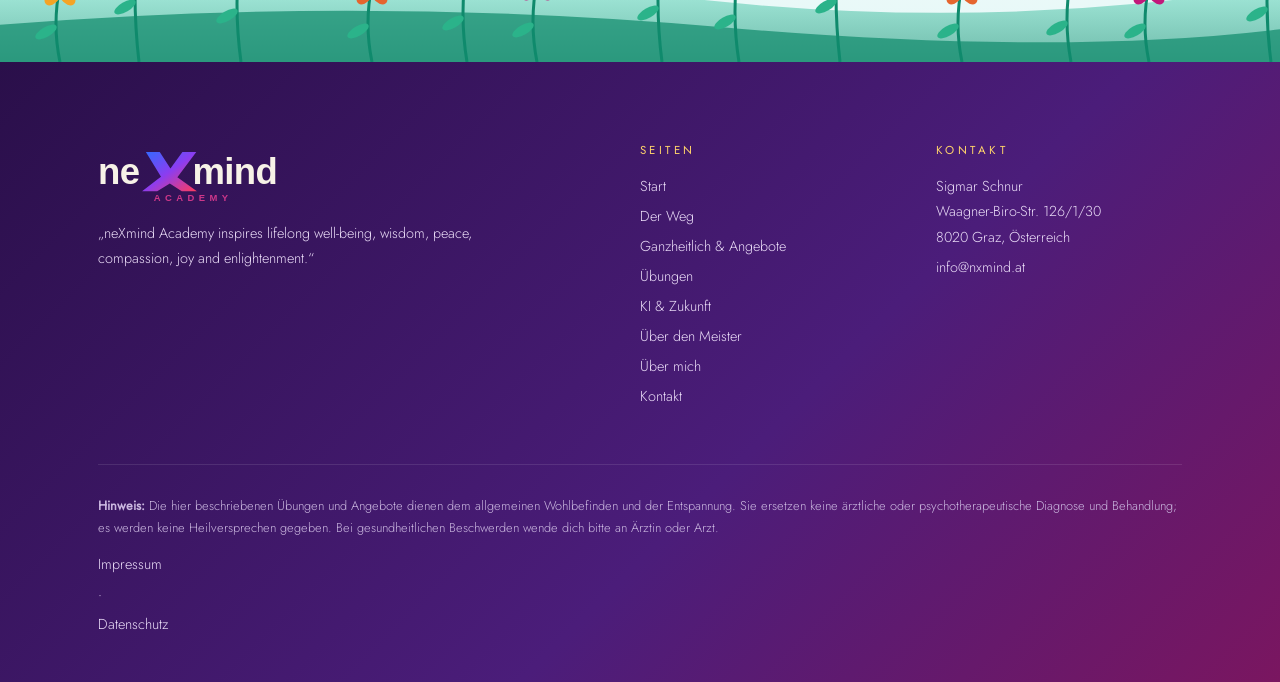
<file: ueber-mich.html>
<!doctype html><html lang="de"><head><meta charset="utf-8"><meta name="viewport" content="width=device-width,initial-scale=1">
<title>Über mich · neXmind Academy</title><meta name="description" content="Qigong, Energiearbeit und ganzheitliche Themen – neXmind Academy">
<link rel="stylesheet" href="fonts/fonts.css">
<link rel="stylesheet" href="style.css?v=cff6afba"><link rel="icon" type="image/svg+xml" href="favicon.svg"></head><body>
<header><div class="wrap nav"><a class="brand" href="index.html"><img src="logo.svg" alt="neXmind Academy" class="nxlogo"><span class="sub">Spiritualität · Gesundheit · Zukunft</span></a>
<nav><button class="burger" aria-label="Menü"><span></span><span></span></button><ul><li><a href="index.html" class="">Start</a></li><li><a href="weg.html" class="">Der Weg</a></li><li><a href="angebote.html" class="">Gesundheit</a></li><li><a href="uebungen.html" class="">Übungen</a></li><li><a href="zukunft.html" class="zk-nav">KI & Zukunft</a></li><li><a href="meister.html" class="">Großmeister</a></li><li><a href="ueber-mich.html" class="active ">Über mich</a></li><li><a href="kontakt.html" class="">Kontakt</a></li></ul></nav></div></header>
<main><section class="page-head"><svg class="ring" viewBox="0 0 600 600" fill="none"><circle cx="300" cy="300" r="240" stroke="#b49a5e" stroke-width=".8"/><circle cx="300" cy="300" r="180" stroke="#a9bfa8" stroke-width=".8"/></svg><div class="wrap reveal"><span class="eyebrow">Sigmar</span><h1>Über mich</h1><p>Übender, Lehrender, Weitergebender.</p></div></section><section style="padding-top:20px"><div class="wrap grid g2"><div class="reveal"><h2>Mein Weg</h2><p>Als Lehrer der Tian-Gong-/Feng-Huang-Yuan-Tradition und Schüler von Großmeister Datong Shizun gebe ich seine Übungen weiter. Ich habe Energiearbeit gelernt und übe seit [Jahren] in der Tian-Gong-Schule. Einige seiner Übungen – die Bronzeglocke, die Heiligen Hände und die vier wahren Worte – gebe ich weiter.</p><div class="sigmar-box"><p>Mich treibt die Überzeugung an, dass wir an der Schwelle zu einem neuen Zeitalter stehen, in dem Spiritualität, menschliches Bewusstsein und künstliche Intelligenz zusammenfinden.</p><p>Als Schüler von Großmeister Datong Shizun prägen die Lehren von Tian Gong und Feng Huang Yuan mein Denken, mein Handeln und meinen täglichen Lebensweg. Dieses wertvolle Wissen möchte ich leben, bewahren und an andere Menschen weitergeben.</p><p>Meine Vision ist es, eine Brücke zwischen jahrtausendealter spiritueller Weisheit und den Möglichkeiten unserer technologischen Zukunft zu schaffen – für mehr Bewusstsein, Harmonie und Menschlichkeit.</p></div><p>Als Lehrer der Tian-Gong-/Feng-Huang-Yuan-Tradition und Schüler von Großmeister Datong Shizun gebe ich weiter: Ich unterrichte Menschen in einfachen Übungen, spreche über Spiritualität, Karma und ein bewussteres Leben und begleite bei ganzheitlichen Themen – auf Grundlage der Lehre von Großmeister Datong Shizun.</p></div><figure class="photo reveal photo-first"><img src="sigmar-akira-v3.jpg" alt="Sigmar mit Akira" width="1200" height="800" loading="lazy" decoding="async"><figcaption>Sigmar mit Akira</figcaption></figure></div></section></main><div class="meadow" aria-hidden="true"><svg viewBox="0 0 1440 260" preserveAspectRatio="xMidYMax slice"><defs><linearGradient id="hill" x1="0" y1="0" x2="0" y2="1"><stop offset="0" stop-color="#7ff0d6"/><stop offset="1" stop-color="#0f8a6c"/></linearGradient></defs><circle class="breath" cx="1180" cy="90" r="60" fill="#ffd36b" opacity=".75" style="transform-origin:1180px 90px"/><path d="M0 200 Q360 140 720 190 T1440 170 V260 H0z" fill="url(#hill)" opacity=".55"/><path d="M0 230 Q400 190 800 225 T1440 215 V260 H0z" fill="#0f8a6c" opacity=".7"/><path d="M35 260 Q27 215.5 35 171" stroke="#0f8a6c" stroke-width="3" fill="none"/><ellipse cx="21" cy="224" rx="12" ry="5" fill="#2bb38a" transform="rotate(-30 21 224)"/><g class="sway" style="transform-origin:35px 171px"><g fill="#c2187a"><ellipse cx="35" cy="160" rx="7" ry="12" transform="rotate(0 35 171)"/><ellipse cx="35" cy="160" rx="7" ry="12" transform="rotate(72 35 171)"/><ellipse cx="35" cy="160" rx="7" ry="12" transform="rotate(144 35 171)"/><ellipse cx="35" cy="160" rx="7" ry="12" transform="rotate(216 35 171)"/><ellipse cx="35" cy="160" rx="7" ry="12" transform="rotate(288 35 171)"/></g><circle cx="35" cy="171" r="5" fill="#ffd36b"/></g><path d="M140 260 Q132 222.0 140 184" stroke="#0f8a6c" stroke-width="3" fill="none"/><ellipse cx="126" cy="230" rx="12" ry="5" fill="#2bb38a" transform="rotate(-30 126 230)"/><g class="sway" style="transform-origin:140px 184px"><g fill="#f4a425"><ellipse cx="140" cy="173" rx="7" ry="12" transform="rotate(0 140 184)"/><ellipse cx="140" cy="173" rx="7" ry="12" transform="rotate(72 140 184)"/><ellipse cx="140" cy="173" rx="7" ry="12" transform="rotate(144 140 184)"/><ellipse cx="140" cy="173" rx="7" ry="12" transform="rotate(216 140 184)"/><ellipse cx="140" cy="173" rx="7" ry="12" transform="rotate(288 140 184)"/></g><circle cx="140" cy="184" r="5" fill="#ffd36b"/></g><path d="M219 260 Q211 191.0 219 122" stroke="#0f8a6c" stroke-width="3" fill="none"/><ellipse cx="205" cy="205" rx="12" ry="5" fill="#2bb38a" transform="rotate(-30 205 205)"/><g class="sway" style="transform-origin:219px 122px"><g fill="#14a3a8"><ellipse cx="219" cy="111" rx="7" ry="12" transform="rotate(0 219 122)"/><ellipse cx="219" cy="111" rx="7" ry="12" transform="rotate(72 219 122)"/><ellipse cx="219" cy="111" rx="7" ry="12" transform="rotate(144 219 122)"/><ellipse cx="219" cy="111" rx="7" ry="12" transform="rotate(216 219 122)"/><ellipse cx="219" cy="111" rx="7" ry="12" transform="rotate(288 219 122)"/></g><circle cx="219" cy="122" r="5" fill="#ffd36b"/></g><path d="M321 260 Q313 202.0 321 144" stroke="#0f8a6c" stroke-width="3" fill="none"/><ellipse cx="307" cy="214" rx="12" ry="5" fill="#2bb38a" transform="rotate(-30 307 214)"/><g class="sway" style="transform-origin:321px 144px"><g fill="#7b3fc4"><ellipse cx="321" cy="133" rx="7" ry="12" transform="rotate(0 321 144)"/><ellipse cx="321" cy="133" rx="7" ry="12" transform="rotate(72 321 144)"/><ellipse cx="321" cy="133" rx="7" ry="12" transform="rotate(144 321 144)"/><ellipse cx="321" cy="133" rx="7" ry="12" transform="rotate(216 321 144)"/><ellipse cx="321" cy="133" rx="7" ry="12" transform="rotate(288 321 144)"/></g><circle cx="321" cy="144" r="5" fill="#ffd36b"/></g><path d="M452 260 Q444 221.5 452 183" stroke="#0f8a6c" stroke-width="3" fill="none"/><ellipse cx="438" cy="229" rx="12" ry="5" fill="#2bb38a" transform="rotate(-30 438 229)"/><g class="sway" style="transform-origin:452px 183px"><g fill="#e5652e"><ellipse cx="452" cy="172" rx="7" ry="12" transform="rotate(0 452 183)"/><ellipse cx="452" cy="172" rx="7" ry="12" transform="rotate(72 452 183)"/><ellipse cx="452" cy="172" rx="7" ry="12" transform="rotate(144 452 183)"/><ellipse cx="452" cy="172" rx="7" ry="12" transform="rotate(216 452 183)"/><ellipse cx="452" cy="172" rx="7" ry="12" transform="rotate(288 452 183)"/></g><circle cx="452" cy="183" r="5" fill="#ffd36b"/></g><path d="M547 260 Q539 211.5 547 163" stroke="#0f8a6c" stroke-width="3" fill="none"/><ellipse cx="533" cy="221" rx="12" ry="5" fill="#2bb38a" transform="rotate(-30 533 221)"/><g class="sway" style="transform-origin:547px 163px"><g fill="#ff7ab6"><ellipse cx="547" cy="152" rx="7" ry="12" transform="rotate(0 547 163)"/><ellipse cx="547" cy="152" rx="7" ry="12" transform="rotate(72 547 163)"/><ellipse cx="547" cy="152" rx="7" ry="12" transform="rotate(144 547 163)"/><ellipse cx="547" cy="152" rx="7" ry="12" transform="rotate(216 547 163)"/><ellipse cx="547" cy="152" rx="7" ry="12" transform="rotate(288 547 163)"/></g><circle cx="547" cy="163" r="5" fill="#ffd36b"/></g><path d="M617 260 Q609 219.5 617 179" stroke="#0f8a6c" stroke-width="3" fill="none"/><ellipse cx="603" cy="228" rx="12" ry="5" fill="#2bb38a" transform="rotate(-30 603 228)"/><g class="sway" style="transform-origin:617px 179px"><g fill="#c2187a"><ellipse cx="617" cy="168" rx="7" ry="12" transform="rotate(0 617 179)"/><ellipse cx="617" cy="168" rx="7" ry="12" transform="rotate(72 617 179)"/><ellipse cx="617" cy="168" rx="7" ry="12" transform="rotate(144 617 179)"/><ellipse cx="617" cy="168" rx="7" ry="12" transform="rotate(216 617 179)"/><ellipse cx="617" cy="168" rx="7" ry="12" transform="rotate(288 617 179)"/></g><circle cx="617" cy="179" r="5" fill="#ffd36b"/></g><path d="M742 260 Q734 198.5 742 137" stroke="#0f8a6c" stroke-width="3" fill="none"/><ellipse cx="728" cy="211" rx="12" ry="5" fill="#2bb38a" transform="rotate(-30 728 211)"/><g class="sway" style="transform-origin:742px 137px"><g fill="#f4a425"><ellipse cx="742" cy="126" rx="7" ry="12" transform="rotate(0 742 137)"/><ellipse cx="742" cy="126" rx="7" ry="12" transform="rotate(72 742 137)"/><ellipse cx="742" cy="126" rx="7" ry="12" transform="rotate(144 742 137)"/><ellipse cx="742" cy="126" rx="7" ry="12" transform="rotate(216 742 137)"/><ellipse cx="742" cy="126" rx="7" ry="12" transform="rotate(288 742 137)"/></g><circle cx="742" cy="137" r="5" fill="#ffd36b"/></g><path d="M819 260 Q811 210.0 819 160" stroke="#0f8a6c" stroke-width="3" fill="none"/><ellipse cx="805" cy="220" rx="12" ry="5" fill="#2bb38a" transform="rotate(-30 805 220)"/><g class="sway" style="transform-origin:819px 160px"><g fill="#14a3a8"><ellipse cx="819" cy="149" rx="7" ry="12" transform="rotate(0 819 160)"/><ellipse cx="819" cy="149" rx="7" ry="12" transform="rotate(72 819 160)"/><ellipse cx="819" cy="149" rx="7" ry="12" transform="rotate(144 819 160)"/><ellipse cx="819" cy="149" rx="7" ry="12" transform="rotate(216 819 160)"/><ellipse cx="819" cy="149" rx="7" ry="12" transform="rotate(288 819 160)"/></g><circle cx="819" cy="160" r="5" fill="#ffd36b"/></g><path d="M920 260 Q912 190.0 920 120" stroke="#0f8a6c" stroke-width="3" fill="none"/><ellipse cx="906" cy="204" rx="12" ry="5" fill="#2bb38a" transform="rotate(-30 906 204)"/><g class="sway" style="transform-origin:920px 120px"><g fill="#7b3fc4"><ellipse cx="920" cy="109" rx="7" ry="12" transform="rotate(0 920 120)"/><ellipse cx="920" cy="109" rx="7" ry="12" transform="rotate(72 920 120)"/><ellipse cx="920" cy="109" rx="7" ry="12" transform="rotate(144 920 120)"/><ellipse cx="920" cy="109" rx="7" ry="12" transform="rotate(216 920 120)"/><ellipse cx="920" cy="109" rx="7" ry="12" transform="rotate(288 920 120)"/></g><circle cx="920" cy="120" r="5" fill="#ffd36b"/></g><path d="M1042 260 Q1034 221.5 1042 183" stroke="#0f8a6c" stroke-width="3" fill="none"/><ellipse cx="1028" cy="229" rx="12" ry="5" fill="#2bb38a" transform="rotate(-30 1028 229)"/><g class="sway" style="transform-origin:1042px 183px"><g fill="#e5652e"><ellipse cx="1042" cy="172" rx="7" ry="12" transform="rotate(0 1042 183)"/><ellipse cx="1042" cy="172" rx="7" ry="12" transform="rotate(72 1042 183)"/><ellipse cx="1042" cy="172" rx="7" ry="12" transform="rotate(144 1042 183)"/><ellipse cx="1042" cy="172" rx="7" ry="12" transform="rotate(216 1042 183)"/><ellipse cx="1042" cy="172" rx="7" ry="12" transform="rotate(288 1042 183)"/></g><circle cx="1042" cy="183" r="5" fill="#ffd36b"/></g><path d="M1151 260 Q1143 217.5 1151 175" stroke="#0f8a6c" stroke-width="3" fill="none"/><ellipse cx="1137" cy="226" rx="12" ry="5" fill="#2bb38a" transform="rotate(-30 1137 226)"/><g class="sway" style="transform-origin:1151px 175px"><g fill="#ff7ab6"><ellipse cx="1151" cy="164" rx="7" ry="12" transform="rotate(0 1151 175)"/><ellipse cx="1151" cy="164" rx="7" ry="12" transform="rotate(72 1151 175)"/><ellipse cx="1151" cy="164" rx="7" ry="12" transform="rotate(144 1151 175)"/><ellipse cx="1151" cy="164" rx="7" ry="12" transform="rotate(216 1151 175)"/><ellipse cx="1151" cy="164" rx="7" ry="12" transform="rotate(288 1151 175)"/></g><circle cx="1151" cy="175" r="5" fill="#ffd36b"/></g><path d="M1229 260 Q1221 221.5 1229 183" stroke="#0f8a6c" stroke-width="3" fill="none"/><ellipse cx="1215" cy="229" rx="12" ry="5" fill="#2bb38a" transform="rotate(-30 1215 229)"/><g class="sway" style="transform-origin:1229px 183px"><g fill="#c2187a"><ellipse cx="1229" cy="172" rx="7" ry="12" transform="rotate(0 1229 183)"/><ellipse cx="1229" cy="172" rx="7" ry="12" transform="rotate(72 1229 183)"/><ellipse cx="1229" cy="172" rx="7" ry="12" transform="rotate(144 1229 183)"/><ellipse cx="1229" cy="172" rx="7" ry="12" transform="rotate(216 1229 183)"/><ellipse cx="1229" cy="172" rx="7" ry="12" transform="rotate(288 1229 183)"/></g><circle cx="1229" cy="183" r="5" fill="#ffd36b"/></g><path d="M1351 260 Q1343 200.0 1351 140" stroke="#0f8a6c" stroke-width="3" fill="none"/><ellipse cx="1337" cy="212" rx="12" ry="5" fill="#2bb38a" transform="rotate(-30 1337 212)"/><g class="sway" style="transform-origin:1351px 140px"><g fill="#f4a425"><ellipse cx="1351" cy="129" rx="7" ry="12" transform="rotate(0 1351 140)"/><ellipse cx="1351" cy="129" rx="7" ry="12" transform="rotate(72 1351 140)"/><ellipse cx="1351" cy="129" rx="7" ry="12" transform="rotate(144 1351 140)"/><ellipse cx="1351" cy="129" rx="7" ry="12" transform="rotate(216 1351 140)"/><ellipse cx="1351" cy="129" rx="7" ry="12" transform="rotate(288 1351 140)"/></g><circle cx="1351" cy="140" r="5" fill="#ffd36b"/></g></svg></div>
<footer><div class="wrap"><div class="cols"><div><a class="brand" href="index.html"><img src="logo-light.svg" alt="neXmind Academy" class="nxlogo"></a>
<p style="margin-top:1rem;max-width:380px">„neXmind Academy inspires lifelong well-being, wisdom, peace, compassion, joy and enlightenment.“</p></div>
<div><h4>Seiten</h4><a href="index.html">Start</a><a href="weg.html">Der Weg</a><a href="angebote.html">Ganzheitlich & Angebote</a><a href="uebungen.html">Übungen</a><a href="zukunft.html">KI & Zukunft</a><a href="meister.html">Über den Meister</a><a href="ueber-mich.html">Über mich</a><a href="kontakt.html">Kontakt</a></div>
<div><h4>Kontakt</h4><p>Sigmar Schnur<br>Waagner-Biro-Str. 126/1/30<br>8020 Graz, Österreich<br><a href="mailto:info@nxmind.at">info@nxmind.at</a></p></div></div>
<p class="disclaimer"><strong>Hinweis:</strong> Die hier beschriebenen Übungen und Angebote dienen dem allgemeinen Wohlbefinden und der Entspannung. Sie ersetzen keine ärztliche oder psychotherapeutische Diagnose und Behandlung; es werden keine Heilversprechen gegeben. Bei gesundheitlichen Beschwerden wende dich bitte an Ärztin oder Arzt.</p><p class="legal-links" style="margin-top:.8rem"><a href="impressum.html">Impressum</a> · <a href="datenschutz.html">Datenschutz</a></p></div></footer>
<script src="main.js?v=cff6afba"></script></body></html>
</file>
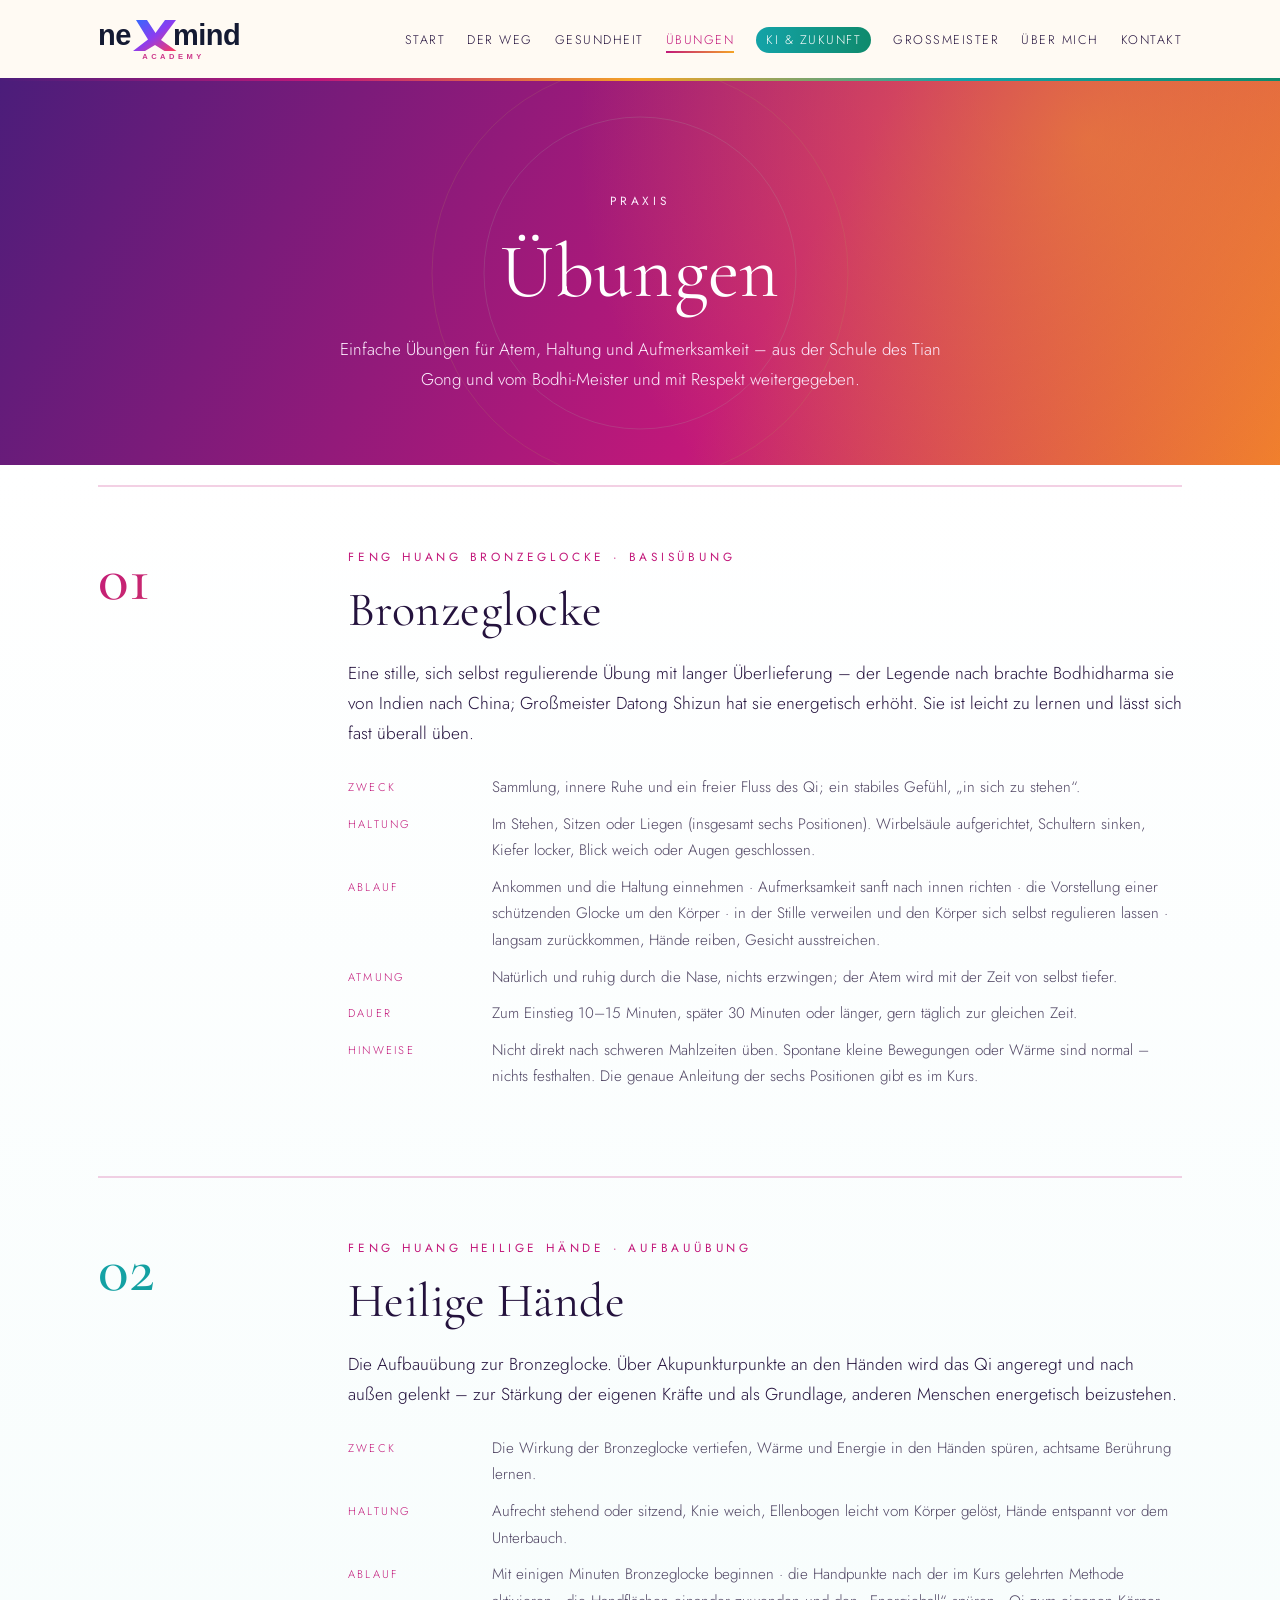
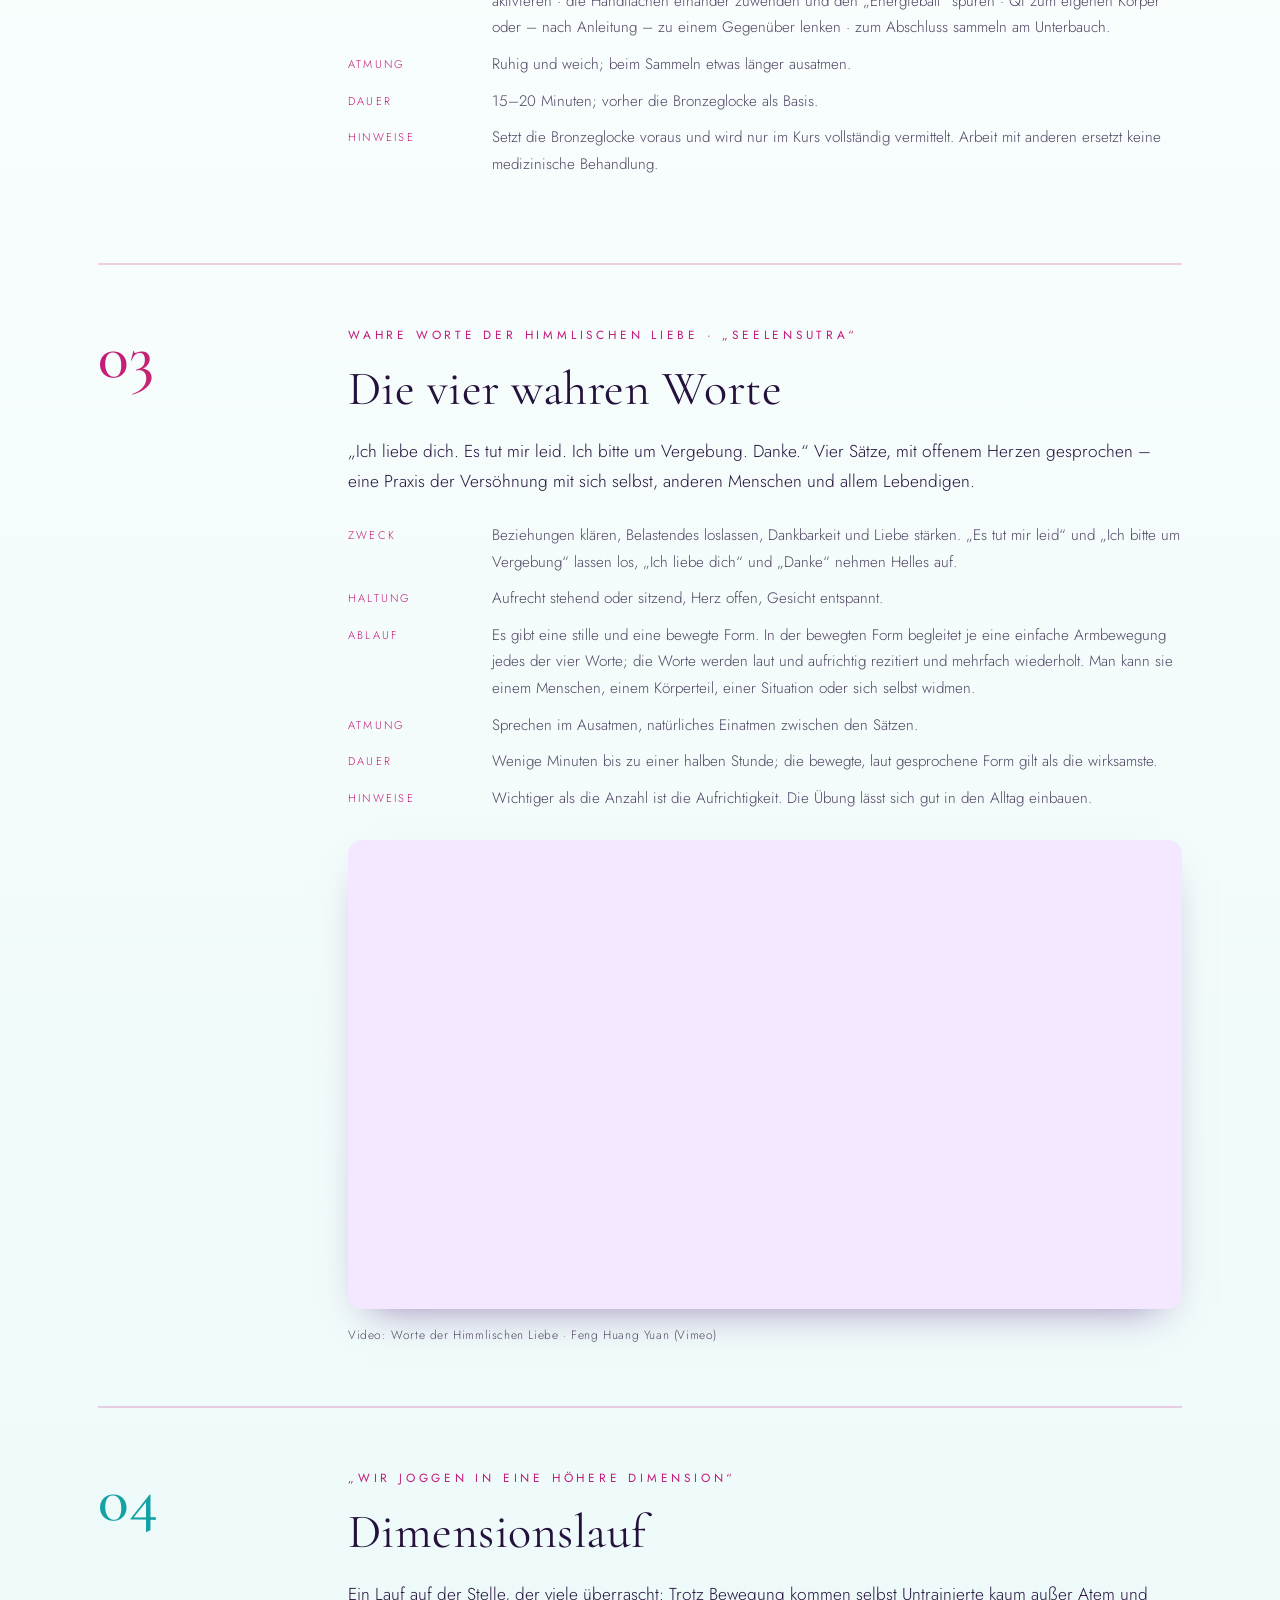
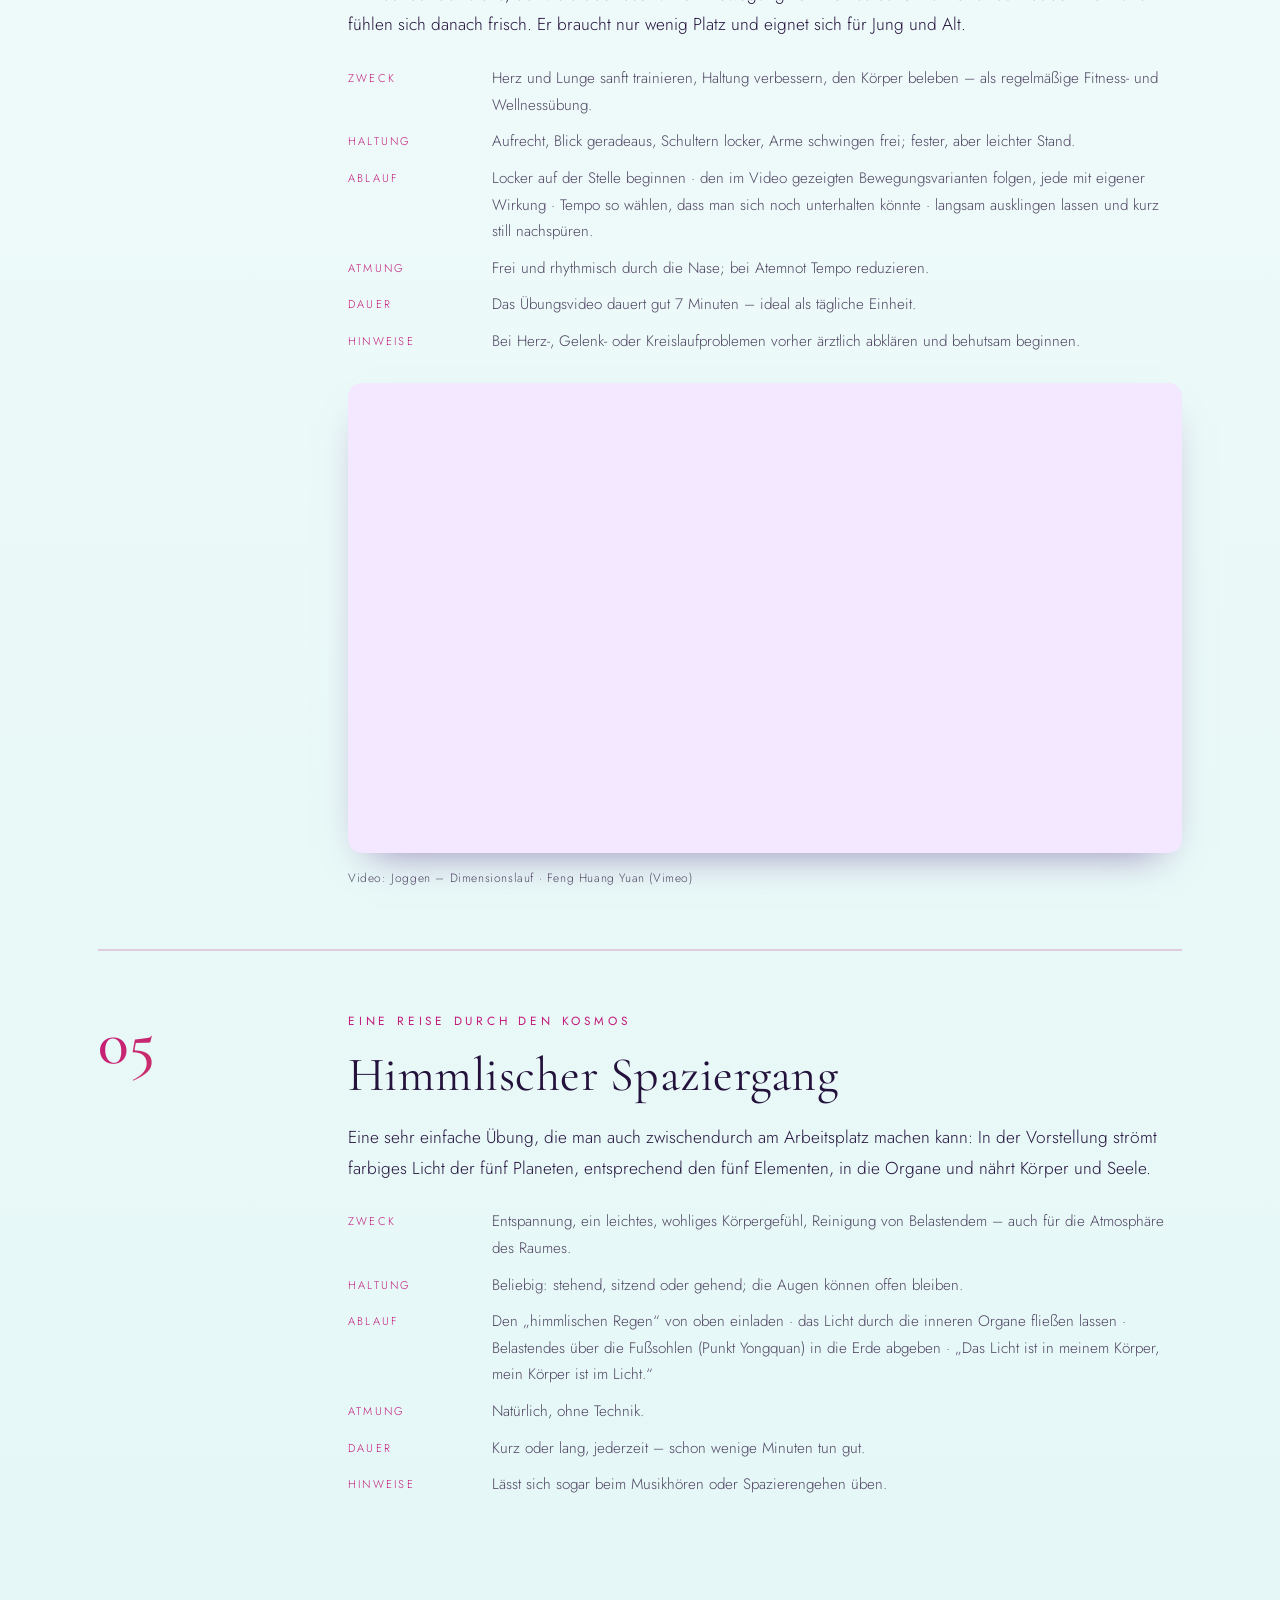
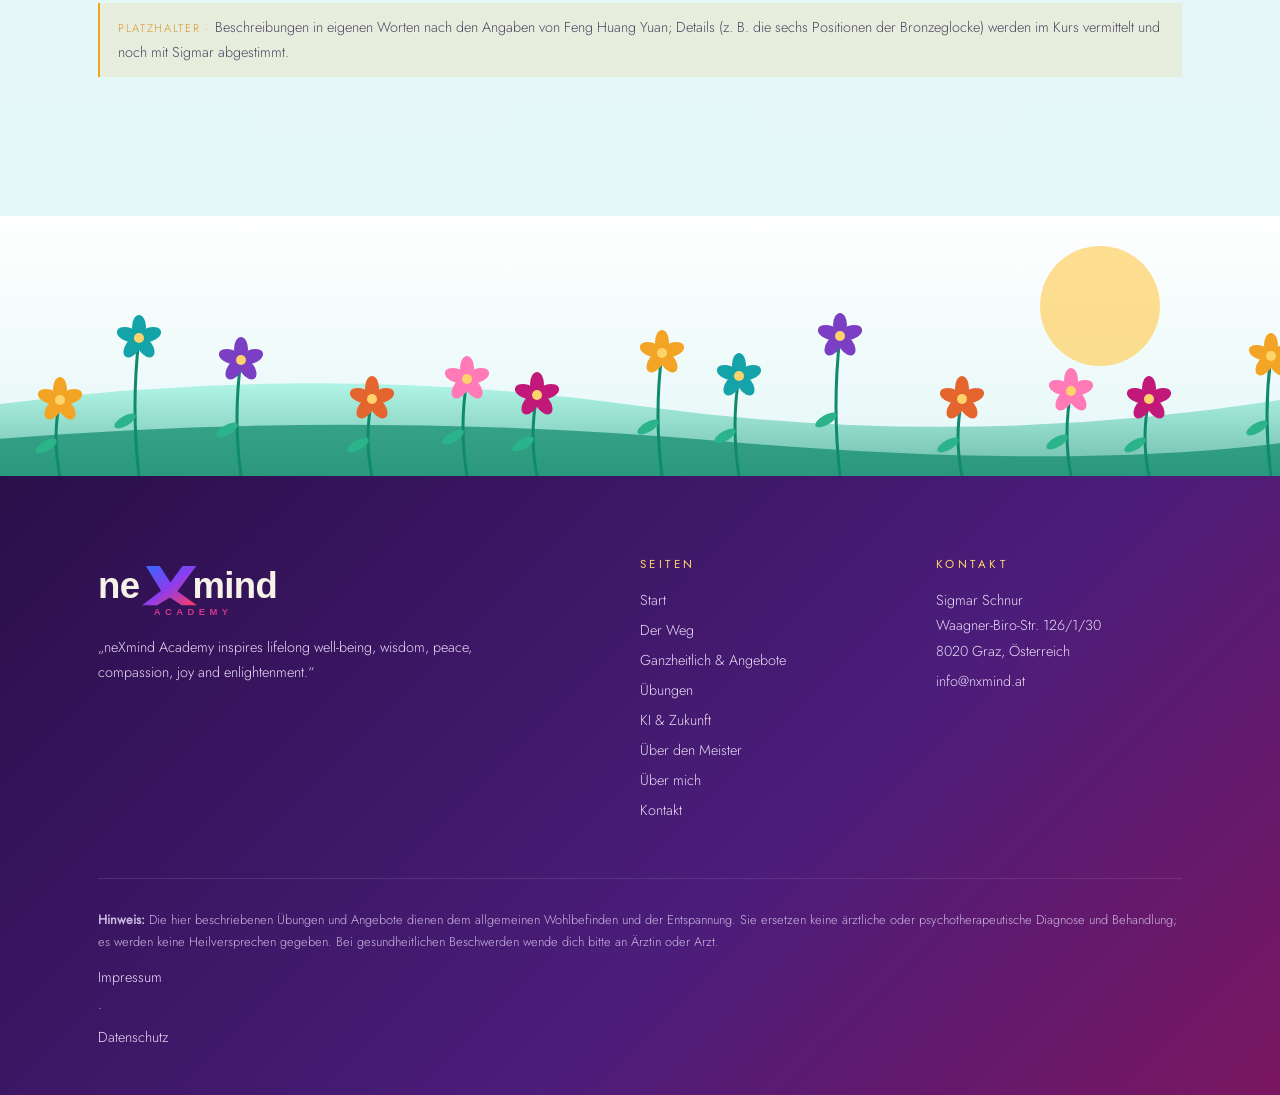
<file: uebungen.html>
<!doctype html><html lang="de"><head><meta charset="utf-8"><meta name="viewport" content="width=device-width,initial-scale=1">
<title>Übungen · neXmind Academy</title><meta name="description" content="Qigong, Energiearbeit und ganzheitliche Themen – neXmind Academy">
<link rel="stylesheet" href="fonts/fonts.css">
<link rel="stylesheet" href="style.css?v=cff6afba"><link rel="icon" type="image/svg+xml" href="favicon.svg"></head><body>
<header><div class="wrap nav"><a class="brand" href="index.html"><img src="logo.svg" alt="neXmind Academy" class="nxlogo"><span class="sub">Spiritualität · Gesundheit · Zukunft</span></a>
<nav><button class="burger" aria-label="Menü"><span></span><span></span></button><ul><li><a href="index.html" class="">Start</a></li><li><a href="weg.html" class="">Der Weg</a></li><li><a href="angebote.html" class="">Gesundheit</a></li><li><a href="uebungen.html" class="active ">Übungen</a></li><li><a href="zukunft.html" class="zk-nav">KI & Zukunft</a></li><li><a href="meister.html" class="">Großmeister</a></li><li><a href="ueber-mich.html" class="">Über mich</a></li><li><a href="kontakt.html" class="">Kontakt</a></li></ul></nav></div></header>
<main><section class="page-head"><svg class="ring" viewBox="0 0 600 600" fill="none"><circle cx="300" cy="300" r="240" stroke="#b49a5e" stroke-width=".8"/><circle cx="300" cy="300" r="180" stroke="#a9bfa8" stroke-width=".8"/></svg><div class="wrap reveal"><span class="eyebrow">Praxis</span><h1>Übungen</h1><p>Einfache Übungen für Atem, Haltung und Aufmerksamkeit – aus der Schule des Tian Gong und vom Bodhi-Meister und mit Respekt weitergegeben.</p></div></section><section style="padding-top:20px"><div class="wrap"><div class="ex reveal"><div class="k">01</div><div><span class="eyebrow">Feng Huang Bronzeglocke · Basisübung</span><h2>Bronzeglocke</h2><p class="lead2">Eine stille, sich selbst regulierende Übung mit langer Überlieferung – der Legende nach brachte Bodhidharma sie von Indien nach China; Großmeister Datong Shizun hat sie energetisch erhöht. Sie ist leicht zu lernen und lässt sich fast überall üben.</p><dl><dt>Zweck</dt><dd>Sammlung, innere Ruhe und ein freier Fluss des Qi; ein stabiles Gefühl, „in sich zu stehen“.</dd><dt>Haltung</dt><dd>Im Stehen, Sitzen oder Liegen (insgesamt sechs Positionen). Wirbelsäule aufgerichtet, Schultern sinken, Kiefer locker, Blick weich oder Augen geschlossen.</dd><dt>Ablauf</dt><dd>Ankommen und die Haltung einnehmen · Aufmerksamkeit sanft nach innen richten · die Vorstellung einer schützenden Glocke um den Körper · in der Stille verweilen und den Körper sich selbst regulieren lassen · langsam zurückkommen, Hände reiben, Gesicht ausstreichen.</dd><dt>Atmung</dt><dd>Natürlich und ruhig durch die Nase, nichts erzwingen; der Atem wird mit der Zeit von selbst tiefer.</dd><dt>Dauer</dt><dd>Zum Einstieg 10–15 Minuten, später 30 Minuten oder länger, gern täglich zur gleichen Zeit.</dd><dt>Hinweise</dt><dd>Nicht direkt nach schweren Mahlzeiten üben. Spontane kleine Bewegungen oder Wärme sind normal – nichts festhalten. Die genaue Anleitung der sechs Positionen gibt es im Kurs.</dd></dl></div></div><div class="ex reveal"><div class="k">02</div><div><span class="eyebrow">Feng Huang Heilige Hände · Aufbauübung</span><h2>Heilige Hände</h2><p class="lead2">Die Aufbauübung zur Bronzeglocke. Über Akupunkturpunkte an den Händen wird das Qi angeregt und nach außen gelenkt – zur Stärkung der eigenen Kräfte und als Grundlage, anderen Menschen energetisch beizustehen.</p><dl><dt>Zweck</dt><dd>Die Wirkung der Bronzeglocke vertiefen, Wärme und Energie in den Händen spüren, achtsame Berührung lernen.</dd><dt>Haltung</dt><dd>Aufrecht stehend oder sitzend, Knie weich, Ellenbogen leicht vom Körper gelöst, Hände entspannt vor dem Unterbauch.</dd><dt>Ablauf</dt><dd>Mit einigen Minuten Bronzeglocke beginnen · die Handpunkte nach der im Kurs gelehrten Methode aktivieren · die Handflächen einander zuwenden und den „Energieball“ spüren · Qi zum eigenen Körper oder – nach Anleitung – zu einem Gegenüber lenken · zum Abschluss sammeln am Unterbauch.</dd><dt>Atmung</dt><dd>Ruhig und weich; beim Sammeln etwas länger ausatmen.</dd><dt>Dauer</dt><dd>15–20 Minuten; vorher die Bronzeglocke als Basis.</dd><dt>Hinweise</dt><dd>Setzt die Bronzeglocke voraus und wird nur im Kurs vollständig vermittelt. Arbeit mit anderen ersetzt keine medizinische Behandlung.</dd></dl></div></div><div class="ex reveal"><div class="k">03</div><div><span class="eyebrow">Wahre Worte der himmlischen Liebe · „Seelensutra“</span><h2>Die vier wahren Worte</h2><p class="lead2">„Ich liebe dich. Es tut mir leid. Ich bitte um Vergebung. Danke.“ Vier Sätze, mit offenem Herzen gesprochen – eine Praxis der Versöhnung mit sich selbst, anderen Menschen und allem Lebendigen.</p><dl><dt>Zweck</dt><dd>Beziehungen klären, Belastendes loslassen, Dankbarkeit und Liebe stärken. „Es tut mir leid“ und „Ich bitte um Vergebung“ lassen los, „Ich liebe dich“ und „Danke“ nehmen Helles auf.</dd><dt>Haltung</dt><dd>Aufrecht stehend oder sitzend, Herz offen, Gesicht entspannt.</dd><dt>Ablauf</dt><dd>Es gibt eine stille und eine bewegte Form. In der bewegten Form begleitet je eine einfache Armbewegung jedes der vier Worte; die Worte werden laut und aufrichtig rezitiert und mehrfach wiederholt. Man kann sie einem Menschen, einem Körperteil, einer Situation oder sich selbst widmen.</dd><dt>Atmung</dt><dd>Sprechen im Ausatmen, natürliches Einatmen zwischen den Sätzen.</dd><dt>Dauer</dt><dd>Wenige Minuten bis zu einer halben Stunde; die bewegte, laut gesprochene Form gilt als die wirksamste.</dd><dt>Hinweise</dt><dd>Wichtiger als die Anzahl ist die Aufrichtigkeit. Die Übung lässt sich gut in den Alltag einbauen.</dd></dl><div class="video reveal"><iframe src="https://player.vimeo.com/video/661019482?dnt=1&title=0&byline=0&portrait=0" title="Worte der Himmlischen Liebe" loading="lazy" allow="fullscreen; picture-in-picture" allowfullscreen></iframe><span>Video: Worte der Himmlischen Liebe · Feng Huang Yuan (Vimeo)</span></div></div></div><div class="ex reveal"><div class="k">04</div><div><span class="eyebrow">„Wir joggen in eine höhere Dimension“</span><h2>Dimensionslauf</h2><p class="lead2">Ein Lauf auf der Stelle, der viele überrascht: Trotz Bewegung kommen selbst Untrainierte kaum außer Atem und fühlen sich danach frisch. Er braucht nur wenig Platz und eignet sich für Jung und Alt.</p><dl><dt>Zweck</dt><dd>Herz und Lunge sanft trainieren, Haltung verbessern, den Körper beleben – als regelmäßige Fitness- und Wellnessübung.</dd><dt>Haltung</dt><dd>Aufrecht, Blick geradeaus, Schultern locker, Arme schwingen frei; fester, aber leichter Stand.</dd><dt>Ablauf</dt><dd>Locker auf der Stelle beginnen · den im Video gezeigten Bewegungsvarianten folgen, jede mit eigener Wirkung · Tempo so wählen, dass man sich noch unterhalten könnte · langsam ausklingen lassen und kurz still nachspüren.</dd><dt>Atmung</dt><dd>Frei und rhythmisch durch die Nase; bei Atemnot Tempo reduzieren.</dd><dt>Dauer</dt><dd>Das Übungsvideo dauert gut 7 Minuten – ideal als tägliche Einheit.</dd><dt>Hinweise</dt><dd>Bei Herz-, Gelenk- oder Kreislaufproblemen vorher ärztlich abklären und behutsam beginnen.</dd></dl><div class="video reveal"><iframe src="https://player.vimeo.com/video/661017277?dnt=1&title=0&byline=0&portrait=0" title="Joggen – Dimensionslauf" loading="lazy" allow="fullscreen; picture-in-picture" allowfullscreen></iframe><span>Video: Joggen – Dimensionslauf · Feng Huang Yuan (Vimeo)</span></div></div></div><div class="ex reveal"><div class="k">05</div><div><span class="eyebrow">Eine Reise durch den Kosmos</span><h2>Himmlischer Spaziergang</h2><p class="lead2">Eine sehr einfache Übung, die man auch zwischendurch am Arbeitsplatz machen kann: In der Vorstellung strömt farbiges Licht der fünf Planeten, entsprechend den fünf Elementen, in die Organe und nährt Körper und Seele.</p><dl><dt>Zweck</dt><dd>Entspannung, ein leichtes, wohliges Körpergefühl, Reinigung von Belastendem – auch für die Atmosphäre des Raumes.</dd><dt>Haltung</dt><dd>Beliebig: stehend, sitzend oder gehend; die Augen können offen bleiben.</dd><dt>Ablauf</dt><dd>Den „himmlischen Regen“ von oben einladen · das Licht durch die inneren Organe fließen lassen · Belastendes über die Fußsohlen (Punkt Yongquan) in die Erde abgeben · „Das Licht ist in meinem Körper, mein Körper ist im Licht.“</dd><dt>Atmung</dt><dd>Natürlich, ohne Technik.</dd><dt>Dauer</dt><dd>Kurz oder lang, jederzeit – schon wenige Minuten tun gut.</dd><dt>Hinweise</dt><dd>Lässt sich sogar beim Musikhören oder Spazierengehen üben.</dd></dl></div></div><p class="placeholder">Beschreibungen in eigenen Worten nach den Angaben von Feng Huang Yuan; Details (z. B. die sechs Positionen der Bronzeglocke) werden im Kurs vermittelt und noch mit Sigmar abgestimmt.</p></div></section></main><div class="meadow" aria-hidden="true"><svg viewBox="0 0 1440 260" preserveAspectRatio="xMidYMax slice"><defs><linearGradient id="hill" x1="0" y1="0" x2="0" y2="1"><stop offset="0" stop-color="#7ff0d6"/><stop offset="1" stop-color="#0f8a6c"/></linearGradient></defs><circle class="breath" cx="1180" cy="90" r="60" fill="#ffd36b" opacity=".75" style="transform-origin:1180px 90px"/><path d="M0 200 Q360 140 720 190 T1440 170 V260 H0z" fill="url(#hill)" opacity=".55"/><path d="M0 230 Q400 190 800 225 T1440 215 V260 H0z" fill="#0f8a6c" opacity=".7"/><path d="M35 260 Q27 215.5 35 171" stroke="#0f8a6c" stroke-width="3" fill="none"/><ellipse cx="21" cy="224" rx="12" ry="5" fill="#2bb38a" transform="rotate(-30 21 224)"/><g class="sway" style="transform-origin:35px 171px"><g fill="#c2187a"><ellipse cx="35" cy="160" rx="7" ry="12" transform="rotate(0 35 171)"/><ellipse cx="35" cy="160" rx="7" ry="12" transform="rotate(72 35 171)"/><ellipse cx="35" cy="160" rx="7" ry="12" transform="rotate(144 35 171)"/><ellipse cx="35" cy="160" rx="7" ry="12" transform="rotate(216 35 171)"/><ellipse cx="35" cy="160" rx="7" ry="12" transform="rotate(288 35 171)"/></g><circle cx="35" cy="171" r="5" fill="#ffd36b"/></g><path d="M140 260 Q132 222.0 140 184" stroke="#0f8a6c" stroke-width="3" fill="none"/><ellipse cx="126" cy="230" rx="12" ry="5" fill="#2bb38a" transform="rotate(-30 126 230)"/><g class="sway" style="transform-origin:140px 184px"><g fill="#f4a425"><ellipse cx="140" cy="173" rx="7" ry="12" transform="rotate(0 140 184)"/><ellipse cx="140" cy="173" rx="7" ry="12" transform="rotate(72 140 184)"/><ellipse cx="140" cy="173" rx="7" ry="12" transform="rotate(144 140 184)"/><ellipse cx="140" cy="173" rx="7" ry="12" transform="rotate(216 140 184)"/><ellipse cx="140" cy="173" rx="7" ry="12" transform="rotate(288 140 184)"/></g><circle cx="140" cy="184" r="5" fill="#ffd36b"/></g><path d="M219 260 Q211 191.0 219 122" stroke="#0f8a6c" stroke-width="3" fill="none"/><ellipse cx="205" cy="205" rx="12" ry="5" fill="#2bb38a" transform="rotate(-30 205 205)"/><g class="sway" style="transform-origin:219px 122px"><g fill="#14a3a8"><ellipse cx="219" cy="111" rx="7" ry="12" transform="rotate(0 219 122)"/><ellipse cx="219" cy="111" rx="7" ry="12" transform="rotate(72 219 122)"/><ellipse cx="219" cy="111" rx="7" ry="12" transform="rotate(144 219 122)"/><ellipse cx="219" cy="111" rx="7" ry="12" transform="rotate(216 219 122)"/><ellipse cx="219" cy="111" rx="7" ry="12" transform="rotate(288 219 122)"/></g><circle cx="219" cy="122" r="5" fill="#ffd36b"/></g><path d="M321 260 Q313 202.0 321 144" stroke="#0f8a6c" stroke-width="3" fill="none"/><ellipse cx="307" cy="214" rx="12" ry="5" fill="#2bb38a" transform="rotate(-30 307 214)"/><g class="sway" style="transform-origin:321px 144px"><g fill="#7b3fc4"><ellipse cx="321" cy="133" rx="7" ry="12" transform="rotate(0 321 144)"/><ellipse cx="321" cy="133" rx="7" ry="12" transform="rotate(72 321 144)"/><ellipse cx="321" cy="133" rx="7" ry="12" transform="rotate(144 321 144)"/><ellipse cx="321" cy="133" rx="7" ry="12" transform="rotate(216 321 144)"/><ellipse cx="321" cy="133" rx="7" ry="12" transform="rotate(288 321 144)"/></g><circle cx="321" cy="144" r="5" fill="#ffd36b"/></g><path d="M452 260 Q444 221.5 452 183" stroke="#0f8a6c" stroke-width="3" fill="none"/><ellipse cx="438" cy="229" rx="12" ry="5" fill="#2bb38a" transform="rotate(-30 438 229)"/><g class="sway" style="transform-origin:452px 183px"><g fill="#e5652e"><ellipse cx="452" cy="172" rx="7" ry="12" transform="rotate(0 452 183)"/><ellipse cx="452" cy="172" rx="7" ry="12" transform="rotate(72 452 183)"/><ellipse cx="452" cy="172" rx="7" ry="12" transform="rotate(144 452 183)"/><ellipse cx="452" cy="172" rx="7" ry="12" transform="rotate(216 452 183)"/><ellipse cx="452" cy="172" rx="7" ry="12" transform="rotate(288 452 183)"/></g><circle cx="452" cy="183" r="5" fill="#ffd36b"/></g><path d="M547 260 Q539 211.5 547 163" stroke="#0f8a6c" stroke-width="3" fill="none"/><ellipse cx="533" cy="221" rx="12" ry="5" fill="#2bb38a" transform="rotate(-30 533 221)"/><g class="sway" style="transform-origin:547px 163px"><g fill="#ff7ab6"><ellipse cx="547" cy="152" rx="7" ry="12" transform="rotate(0 547 163)"/><ellipse cx="547" cy="152" rx="7" ry="12" transform="rotate(72 547 163)"/><ellipse cx="547" cy="152" rx="7" ry="12" transform="rotate(144 547 163)"/><ellipse cx="547" cy="152" rx="7" ry="12" transform="rotate(216 547 163)"/><ellipse cx="547" cy="152" rx="7" ry="12" transform="rotate(288 547 163)"/></g><circle cx="547" cy="163" r="5" fill="#ffd36b"/></g><path d="M617 260 Q609 219.5 617 179" stroke="#0f8a6c" stroke-width="3" fill="none"/><ellipse cx="603" cy="228" rx="12" ry="5" fill="#2bb38a" transform="rotate(-30 603 228)"/><g class="sway" style="transform-origin:617px 179px"><g fill="#c2187a"><ellipse cx="617" cy="168" rx="7" ry="12" transform="rotate(0 617 179)"/><ellipse cx="617" cy="168" rx="7" ry="12" transform="rotate(72 617 179)"/><ellipse cx="617" cy="168" rx="7" ry="12" transform="rotate(144 617 179)"/><ellipse cx="617" cy="168" rx="7" ry="12" transform="rotate(216 617 179)"/><ellipse cx="617" cy="168" rx="7" ry="12" transform="rotate(288 617 179)"/></g><circle cx="617" cy="179" r="5" fill="#ffd36b"/></g><path d="M742 260 Q734 198.5 742 137" stroke="#0f8a6c" stroke-width="3" fill="none"/><ellipse cx="728" cy="211" rx="12" ry="5" fill="#2bb38a" transform="rotate(-30 728 211)"/><g class="sway" style="transform-origin:742px 137px"><g fill="#f4a425"><ellipse cx="742" cy="126" rx="7" ry="12" transform="rotate(0 742 137)"/><ellipse cx="742" cy="126" rx="7" ry="12" transform="rotate(72 742 137)"/><ellipse cx="742" cy="126" rx="7" ry="12" transform="rotate(144 742 137)"/><ellipse cx="742" cy="126" rx="7" ry="12" transform="rotate(216 742 137)"/><ellipse cx="742" cy="126" rx="7" ry="12" transform="rotate(288 742 137)"/></g><circle cx="742" cy="137" r="5" fill="#ffd36b"/></g><path d="M819 260 Q811 210.0 819 160" stroke="#0f8a6c" stroke-width="3" fill="none"/><ellipse cx="805" cy="220" rx="12" ry="5" fill="#2bb38a" transform="rotate(-30 805 220)"/><g class="sway" style="transform-origin:819px 160px"><g fill="#14a3a8"><ellipse cx="819" cy="149" rx="7" ry="12" transform="rotate(0 819 160)"/><ellipse cx="819" cy="149" rx="7" ry="12" transform="rotate(72 819 160)"/><ellipse cx="819" cy="149" rx="7" ry="12" transform="rotate(144 819 160)"/><ellipse cx="819" cy="149" rx="7" ry="12" transform="rotate(216 819 160)"/><ellipse cx="819" cy="149" rx="7" ry="12" transform="rotate(288 819 160)"/></g><circle cx="819" cy="160" r="5" fill="#ffd36b"/></g><path d="M920 260 Q912 190.0 920 120" stroke="#0f8a6c" stroke-width="3" fill="none"/><ellipse cx="906" cy="204" rx="12" ry="5" fill="#2bb38a" transform="rotate(-30 906 204)"/><g class="sway" style="transform-origin:920px 120px"><g fill="#7b3fc4"><ellipse cx="920" cy="109" rx="7" ry="12" transform="rotate(0 920 120)"/><ellipse cx="920" cy="109" rx="7" ry="12" transform="rotate(72 920 120)"/><ellipse cx="920" cy="109" rx="7" ry="12" transform="rotate(144 920 120)"/><ellipse cx="920" cy="109" rx="7" ry="12" transform="rotate(216 920 120)"/><ellipse cx="920" cy="109" rx="7" ry="12" transform="rotate(288 920 120)"/></g><circle cx="920" cy="120" r="5" fill="#ffd36b"/></g><path d="M1042 260 Q1034 221.5 1042 183" stroke="#0f8a6c" stroke-width="3" fill="none"/><ellipse cx="1028" cy="229" rx="12" ry="5" fill="#2bb38a" transform="rotate(-30 1028 229)"/><g class="sway" style="transform-origin:1042px 183px"><g fill="#e5652e"><ellipse cx="1042" cy="172" rx="7" ry="12" transform="rotate(0 1042 183)"/><ellipse cx="1042" cy="172" rx="7" ry="12" transform="rotate(72 1042 183)"/><ellipse cx="1042" cy="172" rx="7" ry="12" transform="rotate(144 1042 183)"/><ellipse cx="1042" cy="172" rx="7" ry="12" transform="rotate(216 1042 183)"/><ellipse cx="1042" cy="172" rx="7" ry="12" transform="rotate(288 1042 183)"/></g><circle cx="1042" cy="183" r="5" fill="#ffd36b"/></g><path d="M1151 260 Q1143 217.5 1151 175" stroke="#0f8a6c" stroke-width="3" fill="none"/><ellipse cx="1137" cy="226" rx="12" ry="5" fill="#2bb38a" transform="rotate(-30 1137 226)"/><g class="sway" style="transform-origin:1151px 175px"><g fill="#ff7ab6"><ellipse cx="1151" cy="164" rx="7" ry="12" transform="rotate(0 1151 175)"/><ellipse cx="1151" cy="164" rx="7" ry="12" transform="rotate(72 1151 175)"/><ellipse cx="1151" cy="164" rx="7" ry="12" transform="rotate(144 1151 175)"/><ellipse cx="1151" cy="164" rx="7" ry="12" transform="rotate(216 1151 175)"/><ellipse cx="1151" cy="164" rx="7" ry="12" transform="rotate(288 1151 175)"/></g><circle cx="1151" cy="175" r="5" fill="#ffd36b"/></g><path d="M1229 260 Q1221 221.5 1229 183" stroke="#0f8a6c" stroke-width="3" fill="none"/><ellipse cx="1215" cy="229" rx="12" ry="5" fill="#2bb38a" transform="rotate(-30 1215 229)"/><g class="sway" style="transform-origin:1229px 183px"><g fill="#c2187a"><ellipse cx="1229" cy="172" rx="7" ry="12" transform="rotate(0 1229 183)"/><ellipse cx="1229" cy="172" rx="7" ry="12" transform="rotate(72 1229 183)"/><ellipse cx="1229" cy="172" rx="7" ry="12" transform="rotate(144 1229 183)"/><ellipse cx="1229" cy="172" rx="7" ry="12" transform="rotate(216 1229 183)"/><ellipse cx="1229" cy="172" rx="7" ry="12" transform="rotate(288 1229 183)"/></g><circle cx="1229" cy="183" r="5" fill="#ffd36b"/></g><path d="M1351 260 Q1343 200.0 1351 140" stroke="#0f8a6c" stroke-width="3" fill="none"/><ellipse cx="1337" cy="212" rx="12" ry="5" fill="#2bb38a" transform="rotate(-30 1337 212)"/><g class="sway" style="transform-origin:1351px 140px"><g fill="#f4a425"><ellipse cx="1351" cy="129" rx="7" ry="12" transform="rotate(0 1351 140)"/><ellipse cx="1351" cy="129" rx="7" ry="12" transform="rotate(72 1351 140)"/><ellipse cx="1351" cy="129" rx="7" ry="12" transform="rotate(144 1351 140)"/><ellipse cx="1351" cy="129" rx="7" ry="12" transform="rotate(216 1351 140)"/><ellipse cx="1351" cy="129" rx="7" ry="12" transform="rotate(288 1351 140)"/></g><circle cx="1351" cy="140" r="5" fill="#ffd36b"/></g></svg></div>
<footer><div class="wrap"><div class="cols"><div><a class="brand" href="index.html"><img src="logo-light.svg" alt="neXmind Academy" class="nxlogo"></a>
<p style="margin-top:1rem;max-width:380px">„neXmind Academy inspires lifelong well-being, wisdom, peace, compassion, joy and enlightenment.“</p></div>
<div><h4>Seiten</h4><a href="index.html">Start</a><a href="weg.html">Der Weg</a><a href="angebote.html">Ganzheitlich & Angebote</a><a href="uebungen.html">Übungen</a><a href="zukunft.html">KI & Zukunft</a><a href="meister.html">Über den Meister</a><a href="ueber-mich.html">Über mich</a><a href="kontakt.html">Kontakt</a></div>
<div><h4>Kontakt</h4><p>Sigmar Schnur<br>Waagner-Biro-Str. 126/1/30<br>8020 Graz, Österreich<br><a href="mailto:info@nxmind.at">info@nxmind.at</a></p></div></div>
<p class="disclaimer"><strong>Hinweis:</strong> Die hier beschriebenen Übungen und Angebote dienen dem allgemeinen Wohlbefinden und der Entspannung. Sie ersetzen keine ärztliche oder psychotherapeutische Diagnose und Behandlung; es werden keine Heilversprechen gegeben. Bei gesundheitlichen Beschwerden wende dich bitte an Ärztin oder Arzt.</p><p class="legal-links" style="margin-top:.8rem"><a href="impressum.html">Impressum</a> · <a href="datenschutz.html">Datenschutz</a></p></div></footer>
<script src="main.js?v=cff6afba"></script></body></html>
</file>
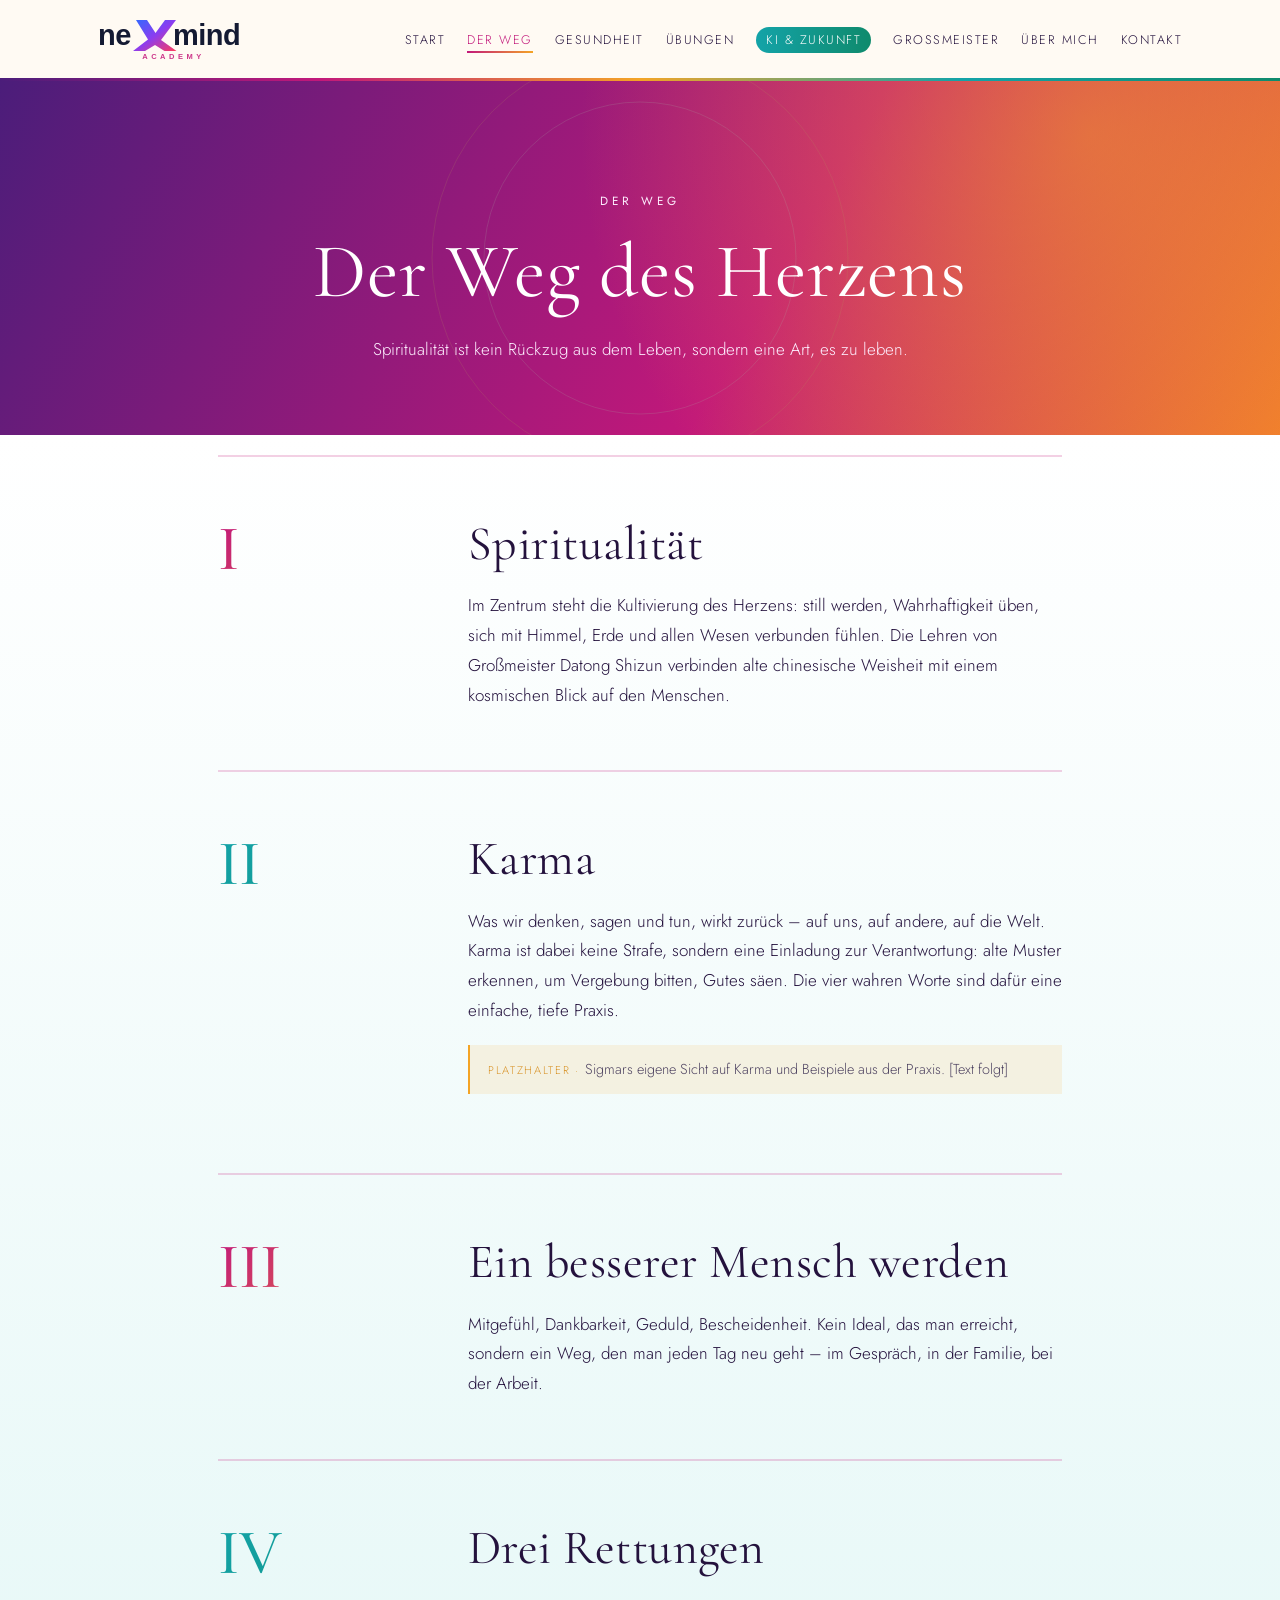
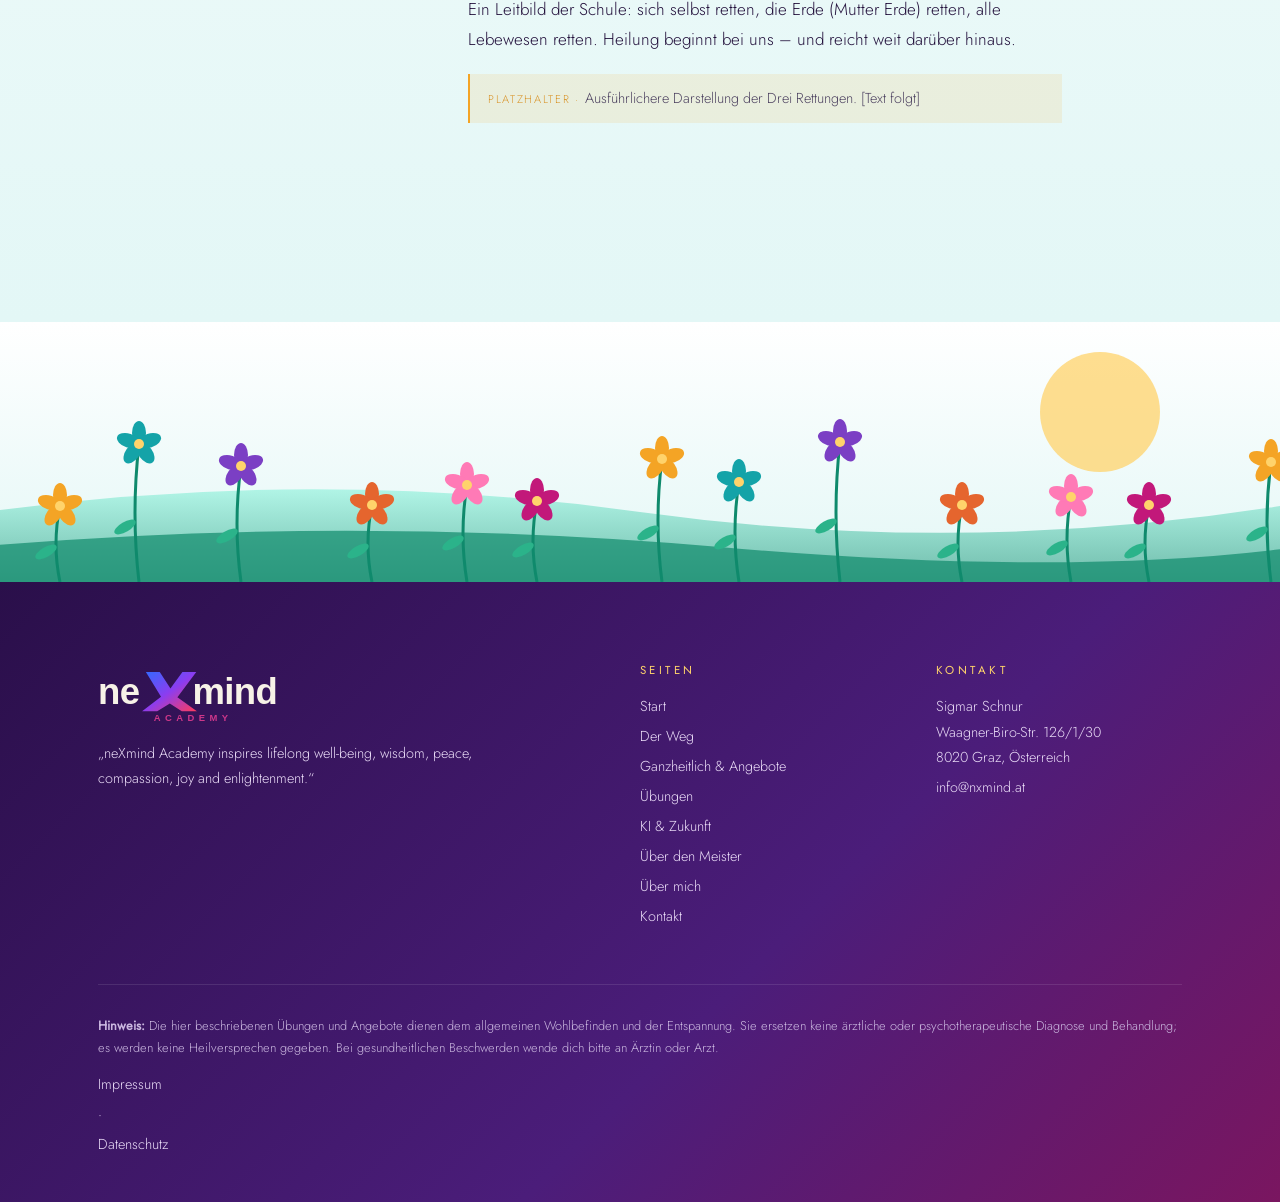
<file: weg.html>
<!doctype html><html lang="de"><head><meta charset="utf-8"><meta name="viewport" content="width=device-width,initial-scale=1">
<title>Der Weg · neXmind Academy</title><meta name="description" content="Qigong, Energiearbeit und ganzheitliche Themen – neXmind Academy">
<link rel="stylesheet" href="fonts/fonts.css">
<link rel="stylesheet" href="style.css?v=cff6afba"><link rel="icon" type="image/svg+xml" href="favicon.svg"></head><body>
<header><div class="wrap nav"><a class="brand" href="index.html"><img src="logo.svg" alt="neXmind Academy" class="nxlogo"><span class="sub">Spiritualität · Gesundheit · Zukunft</span></a>
<nav><button class="burger" aria-label="Menü"><span></span><span></span></button><ul><li><a href="index.html" class="">Start</a></li><li><a href="weg.html" class="active ">Der Weg</a></li><li><a href="angebote.html" class="">Gesundheit</a></li><li><a href="uebungen.html" class="">Übungen</a></li><li><a href="zukunft.html" class="zk-nav">KI & Zukunft</a></li><li><a href="meister.html" class="">Großmeister</a></li><li><a href="ueber-mich.html" class="">Über mich</a></li><li><a href="kontakt.html" class="">Kontakt</a></li></ul></nav></div></header>
<main><section class="page-head"><svg class="ring" viewBox="0 0 600 600" fill="none"><circle cx="300" cy="300" r="240" stroke="#b49a5e" stroke-width=".8"/><circle cx="300" cy="300" r="180" stroke="#a9bfa8" stroke-width=".8"/></svg><div class="wrap reveal"><span class="eyebrow">Der Weg</span><h1>Der Weg des Herzens</h1><p>Spiritualität ist kein Rückzug aus dem Leben, sondern eine Art, es zu leben.</p></div></section><section style="padding-top:20px"><div class="wrap narrow">
<div class="ex reveal"><div class="k">I</div><div><h2>Spiritualität</h2><p>Im Zentrum steht die Kultivierung des Herzens: still werden, Wahrhaftigkeit üben, sich mit Himmel, Erde und allen Wesen verbunden fühlen. Die Lehren von Großmeister Datong Shizun verbinden alte chinesische Weisheit mit einem kosmischen Blick auf den Menschen.</p></div></div>
<div class="ex reveal" id="karma"><div class="k">II</div><div><h2>Karma</h2><p>Was wir denken, sagen und tun, wirkt zurück – auf uns, auf andere, auf die Welt. Karma ist dabei keine Strafe, sondern eine Einladung zur Verantwortung: alte Muster erkennen, um Vergebung bitten, Gutes säen. Die vier wahren Worte sind dafür eine einfache, tiefe Praxis.</p><p class="placeholder">Sigmars eigene Sicht auf Karma und Beispiele aus der Praxis. [Text folgt]</p></div></div>
<div class="ex reveal" id="mensch"><div class="k">III</div><div><h2>Ein besserer Mensch werden</h2><p>Mitgefühl, Dankbarkeit, Geduld, Bescheidenheit. Kein Ideal, das man erreicht, sondern ein Weg, den man jeden Tag neu geht – im Gespräch, in der Familie, bei der Arbeit.</p></div></div>
<div class="ex reveal"><div class="k">IV</div><div><h2>Drei Rettungen</h2><p>Ein Leitbild der Schule: sich selbst retten, die Erde (Mutter Erde) retten, alle Lebewesen retten. Heilung beginnt bei uns – und reicht weit darüber hinaus.</p><p class="placeholder">Ausführlichere Darstellung der Drei Rettungen. [Text folgt]</p></div></div></div></section></main><div class="meadow" aria-hidden="true"><svg viewBox="0 0 1440 260" preserveAspectRatio="xMidYMax slice"><defs><linearGradient id="hill" x1="0" y1="0" x2="0" y2="1"><stop offset="0" stop-color="#7ff0d6"/><stop offset="1" stop-color="#0f8a6c"/></linearGradient></defs><circle class="breath" cx="1180" cy="90" r="60" fill="#ffd36b" opacity=".75" style="transform-origin:1180px 90px"/><path d="M0 200 Q360 140 720 190 T1440 170 V260 H0z" fill="url(#hill)" opacity=".55"/><path d="M0 230 Q400 190 800 225 T1440 215 V260 H0z" fill="#0f8a6c" opacity=".7"/><path d="M35 260 Q27 215.5 35 171" stroke="#0f8a6c" stroke-width="3" fill="none"/><ellipse cx="21" cy="224" rx="12" ry="5" fill="#2bb38a" transform="rotate(-30 21 224)"/><g class="sway" style="transform-origin:35px 171px"><g fill="#c2187a"><ellipse cx="35" cy="160" rx="7" ry="12" transform="rotate(0 35 171)"/><ellipse cx="35" cy="160" rx="7" ry="12" transform="rotate(72 35 171)"/><ellipse cx="35" cy="160" rx="7" ry="12" transform="rotate(144 35 171)"/><ellipse cx="35" cy="160" rx="7" ry="12" transform="rotate(216 35 171)"/><ellipse cx="35" cy="160" rx="7" ry="12" transform="rotate(288 35 171)"/></g><circle cx="35" cy="171" r="5" fill="#ffd36b"/></g><path d="M140 260 Q132 222.0 140 184" stroke="#0f8a6c" stroke-width="3" fill="none"/><ellipse cx="126" cy="230" rx="12" ry="5" fill="#2bb38a" transform="rotate(-30 126 230)"/><g class="sway" style="transform-origin:140px 184px"><g fill="#f4a425"><ellipse cx="140" cy="173" rx="7" ry="12" transform="rotate(0 140 184)"/><ellipse cx="140" cy="173" rx="7" ry="12" transform="rotate(72 140 184)"/><ellipse cx="140" cy="173" rx="7" ry="12" transform="rotate(144 140 184)"/><ellipse cx="140" cy="173" rx="7" ry="12" transform="rotate(216 140 184)"/><ellipse cx="140" cy="173" rx="7" ry="12" transform="rotate(288 140 184)"/></g><circle cx="140" cy="184" r="5" fill="#ffd36b"/></g><path d="M219 260 Q211 191.0 219 122" stroke="#0f8a6c" stroke-width="3" fill="none"/><ellipse cx="205" cy="205" rx="12" ry="5" fill="#2bb38a" transform="rotate(-30 205 205)"/><g class="sway" style="transform-origin:219px 122px"><g fill="#14a3a8"><ellipse cx="219" cy="111" rx="7" ry="12" transform="rotate(0 219 122)"/><ellipse cx="219" cy="111" rx="7" ry="12" transform="rotate(72 219 122)"/><ellipse cx="219" cy="111" rx="7" ry="12" transform="rotate(144 219 122)"/><ellipse cx="219" cy="111" rx="7" ry="12" transform="rotate(216 219 122)"/><ellipse cx="219" cy="111" rx="7" ry="12" transform="rotate(288 219 122)"/></g><circle cx="219" cy="122" r="5" fill="#ffd36b"/></g><path d="M321 260 Q313 202.0 321 144" stroke="#0f8a6c" stroke-width="3" fill="none"/><ellipse cx="307" cy="214" rx="12" ry="5" fill="#2bb38a" transform="rotate(-30 307 214)"/><g class="sway" style="transform-origin:321px 144px"><g fill="#7b3fc4"><ellipse cx="321" cy="133" rx="7" ry="12" transform="rotate(0 321 144)"/><ellipse cx="321" cy="133" rx="7" ry="12" transform="rotate(72 321 144)"/><ellipse cx="321" cy="133" rx="7" ry="12" transform="rotate(144 321 144)"/><ellipse cx="321" cy="133" rx="7" ry="12" transform="rotate(216 321 144)"/><ellipse cx="321" cy="133" rx="7" ry="12" transform="rotate(288 321 144)"/></g><circle cx="321" cy="144" r="5" fill="#ffd36b"/></g><path d="M452 260 Q444 221.5 452 183" stroke="#0f8a6c" stroke-width="3" fill="none"/><ellipse cx="438" cy="229" rx="12" ry="5" fill="#2bb38a" transform="rotate(-30 438 229)"/><g class="sway" style="transform-origin:452px 183px"><g fill="#e5652e"><ellipse cx="452" cy="172" rx="7" ry="12" transform="rotate(0 452 183)"/><ellipse cx="452" cy="172" rx="7" ry="12" transform="rotate(72 452 183)"/><ellipse cx="452" cy="172" rx="7" ry="12" transform="rotate(144 452 183)"/><ellipse cx="452" cy="172" rx="7" ry="12" transform="rotate(216 452 183)"/><ellipse cx="452" cy="172" rx="7" ry="12" transform="rotate(288 452 183)"/></g><circle cx="452" cy="183" r="5" fill="#ffd36b"/></g><path d="M547 260 Q539 211.5 547 163" stroke="#0f8a6c" stroke-width="3" fill="none"/><ellipse cx="533" cy="221" rx="12" ry="5" fill="#2bb38a" transform="rotate(-30 533 221)"/><g class="sway" style="transform-origin:547px 163px"><g fill="#ff7ab6"><ellipse cx="547" cy="152" rx="7" ry="12" transform="rotate(0 547 163)"/><ellipse cx="547" cy="152" rx="7" ry="12" transform="rotate(72 547 163)"/><ellipse cx="547" cy="152" rx="7" ry="12" transform="rotate(144 547 163)"/><ellipse cx="547" cy="152" rx="7" ry="12" transform="rotate(216 547 163)"/><ellipse cx="547" cy="152" rx="7" ry="12" transform="rotate(288 547 163)"/></g><circle cx="547" cy="163" r="5" fill="#ffd36b"/></g><path d="M617 260 Q609 219.5 617 179" stroke="#0f8a6c" stroke-width="3" fill="none"/><ellipse cx="603" cy="228" rx="12" ry="5" fill="#2bb38a" transform="rotate(-30 603 228)"/><g class="sway" style="transform-origin:617px 179px"><g fill="#c2187a"><ellipse cx="617" cy="168" rx="7" ry="12" transform="rotate(0 617 179)"/><ellipse cx="617" cy="168" rx="7" ry="12" transform="rotate(72 617 179)"/><ellipse cx="617" cy="168" rx="7" ry="12" transform="rotate(144 617 179)"/><ellipse cx="617" cy="168" rx="7" ry="12" transform="rotate(216 617 179)"/><ellipse cx="617" cy="168" rx="7" ry="12" transform="rotate(288 617 179)"/></g><circle cx="617" cy="179" r="5" fill="#ffd36b"/></g><path d="M742 260 Q734 198.5 742 137" stroke="#0f8a6c" stroke-width="3" fill="none"/><ellipse cx="728" cy="211" rx="12" ry="5" fill="#2bb38a" transform="rotate(-30 728 211)"/><g class="sway" style="transform-origin:742px 137px"><g fill="#f4a425"><ellipse cx="742" cy="126" rx="7" ry="12" transform="rotate(0 742 137)"/><ellipse cx="742" cy="126" rx="7" ry="12" transform="rotate(72 742 137)"/><ellipse cx="742" cy="126" rx="7" ry="12" transform="rotate(144 742 137)"/><ellipse cx="742" cy="126" rx="7" ry="12" transform="rotate(216 742 137)"/><ellipse cx="742" cy="126" rx="7" ry="12" transform="rotate(288 742 137)"/></g><circle cx="742" cy="137" r="5" fill="#ffd36b"/></g><path d="M819 260 Q811 210.0 819 160" stroke="#0f8a6c" stroke-width="3" fill="none"/><ellipse cx="805" cy="220" rx="12" ry="5" fill="#2bb38a" transform="rotate(-30 805 220)"/><g class="sway" style="transform-origin:819px 160px"><g fill="#14a3a8"><ellipse cx="819" cy="149" rx="7" ry="12" transform="rotate(0 819 160)"/><ellipse cx="819" cy="149" rx="7" ry="12" transform="rotate(72 819 160)"/><ellipse cx="819" cy="149" rx="7" ry="12" transform="rotate(144 819 160)"/><ellipse cx="819" cy="149" rx="7" ry="12" transform="rotate(216 819 160)"/><ellipse cx="819" cy="149" rx="7" ry="12" transform="rotate(288 819 160)"/></g><circle cx="819" cy="160" r="5" fill="#ffd36b"/></g><path d="M920 260 Q912 190.0 920 120" stroke="#0f8a6c" stroke-width="3" fill="none"/><ellipse cx="906" cy="204" rx="12" ry="5" fill="#2bb38a" transform="rotate(-30 906 204)"/><g class="sway" style="transform-origin:920px 120px"><g fill="#7b3fc4"><ellipse cx="920" cy="109" rx="7" ry="12" transform="rotate(0 920 120)"/><ellipse cx="920" cy="109" rx="7" ry="12" transform="rotate(72 920 120)"/><ellipse cx="920" cy="109" rx="7" ry="12" transform="rotate(144 920 120)"/><ellipse cx="920" cy="109" rx="7" ry="12" transform="rotate(216 920 120)"/><ellipse cx="920" cy="109" rx="7" ry="12" transform="rotate(288 920 120)"/></g><circle cx="920" cy="120" r="5" fill="#ffd36b"/></g><path d="M1042 260 Q1034 221.5 1042 183" stroke="#0f8a6c" stroke-width="3" fill="none"/><ellipse cx="1028" cy="229" rx="12" ry="5" fill="#2bb38a" transform="rotate(-30 1028 229)"/><g class="sway" style="transform-origin:1042px 183px"><g fill="#e5652e"><ellipse cx="1042" cy="172" rx="7" ry="12" transform="rotate(0 1042 183)"/><ellipse cx="1042" cy="172" rx="7" ry="12" transform="rotate(72 1042 183)"/><ellipse cx="1042" cy="172" rx="7" ry="12" transform="rotate(144 1042 183)"/><ellipse cx="1042" cy="172" rx="7" ry="12" transform="rotate(216 1042 183)"/><ellipse cx="1042" cy="172" rx="7" ry="12" transform="rotate(288 1042 183)"/></g><circle cx="1042" cy="183" r="5" fill="#ffd36b"/></g><path d="M1151 260 Q1143 217.5 1151 175" stroke="#0f8a6c" stroke-width="3" fill="none"/><ellipse cx="1137" cy="226" rx="12" ry="5" fill="#2bb38a" transform="rotate(-30 1137 226)"/><g class="sway" style="transform-origin:1151px 175px"><g fill="#ff7ab6"><ellipse cx="1151" cy="164" rx="7" ry="12" transform="rotate(0 1151 175)"/><ellipse cx="1151" cy="164" rx="7" ry="12" transform="rotate(72 1151 175)"/><ellipse cx="1151" cy="164" rx="7" ry="12" transform="rotate(144 1151 175)"/><ellipse cx="1151" cy="164" rx="7" ry="12" transform="rotate(216 1151 175)"/><ellipse cx="1151" cy="164" rx="7" ry="12" transform="rotate(288 1151 175)"/></g><circle cx="1151" cy="175" r="5" fill="#ffd36b"/></g><path d="M1229 260 Q1221 221.5 1229 183" stroke="#0f8a6c" stroke-width="3" fill="none"/><ellipse cx="1215" cy="229" rx="12" ry="5" fill="#2bb38a" transform="rotate(-30 1215 229)"/><g class="sway" style="transform-origin:1229px 183px"><g fill="#c2187a"><ellipse cx="1229" cy="172" rx="7" ry="12" transform="rotate(0 1229 183)"/><ellipse cx="1229" cy="172" rx="7" ry="12" transform="rotate(72 1229 183)"/><ellipse cx="1229" cy="172" rx="7" ry="12" transform="rotate(144 1229 183)"/><ellipse cx="1229" cy="172" rx="7" ry="12" transform="rotate(216 1229 183)"/><ellipse cx="1229" cy="172" rx="7" ry="12" transform="rotate(288 1229 183)"/></g><circle cx="1229" cy="183" r="5" fill="#ffd36b"/></g><path d="M1351 260 Q1343 200.0 1351 140" stroke="#0f8a6c" stroke-width="3" fill="none"/><ellipse cx="1337" cy="212" rx="12" ry="5" fill="#2bb38a" transform="rotate(-30 1337 212)"/><g class="sway" style="transform-origin:1351px 140px"><g fill="#f4a425"><ellipse cx="1351" cy="129" rx="7" ry="12" transform="rotate(0 1351 140)"/><ellipse cx="1351" cy="129" rx="7" ry="12" transform="rotate(72 1351 140)"/><ellipse cx="1351" cy="129" rx="7" ry="12" transform="rotate(144 1351 140)"/><ellipse cx="1351" cy="129" rx="7" ry="12" transform="rotate(216 1351 140)"/><ellipse cx="1351" cy="129" rx="7" ry="12" transform="rotate(288 1351 140)"/></g><circle cx="1351" cy="140" r="5" fill="#ffd36b"/></g></svg></div>
<footer><div class="wrap"><div class="cols"><div><a class="brand" href="index.html"><img src="logo-light.svg" alt="neXmind Academy" class="nxlogo"></a>
<p style="margin-top:1rem;max-width:380px">„neXmind Academy inspires lifelong well-being, wisdom, peace, compassion, joy and enlightenment.“</p></div>
<div><h4>Seiten</h4><a href="index.html">Start</a><a href="weg.html">Der Weg</a><a href="angebote.html">Ganzheitlich & Angebote</a><a href="uebungen.html">Übungen</a><a href="zukunft.html">KI & Zukunft</a><a href="meister.html">Über den Meister</a><a href="ueber-mich.html">Über mich</a><a href="kontakt.html">Kontakt</a></div>
<div><h4>Kontakt</h4><p>Sigmar Schnur<br>Waagner-Biro-Str. 126/1/30<br>8020 Graz, Österreich<br><a href="mailto:info@nxmind.at">info@nxmind.at</a></p></div></div>
<p class="disclaimer"><strong>Hinweis:</strong> Die hier beschriebenen Übungen und Angebote dienen dem allgemeinen Wohlbefinden und der Entspannung. Sie ersetzen keine ärztliche oder psychotherapeutische Diagnose und Behandlung; es werden keine Heilversprechen gegeben. Bei gesundheitlichen Beschwerden wende dich bitte an Ärztin oder Arzt.</p><p class="legal-links" style="margin-top:.8rem"><a href="impressum.html">Impressum</a> · <a href="datenschutz.html">Datenschutz</a></p></div></footer>
<script src="main.js?v=cff6afba"></script></body></html>
</file>
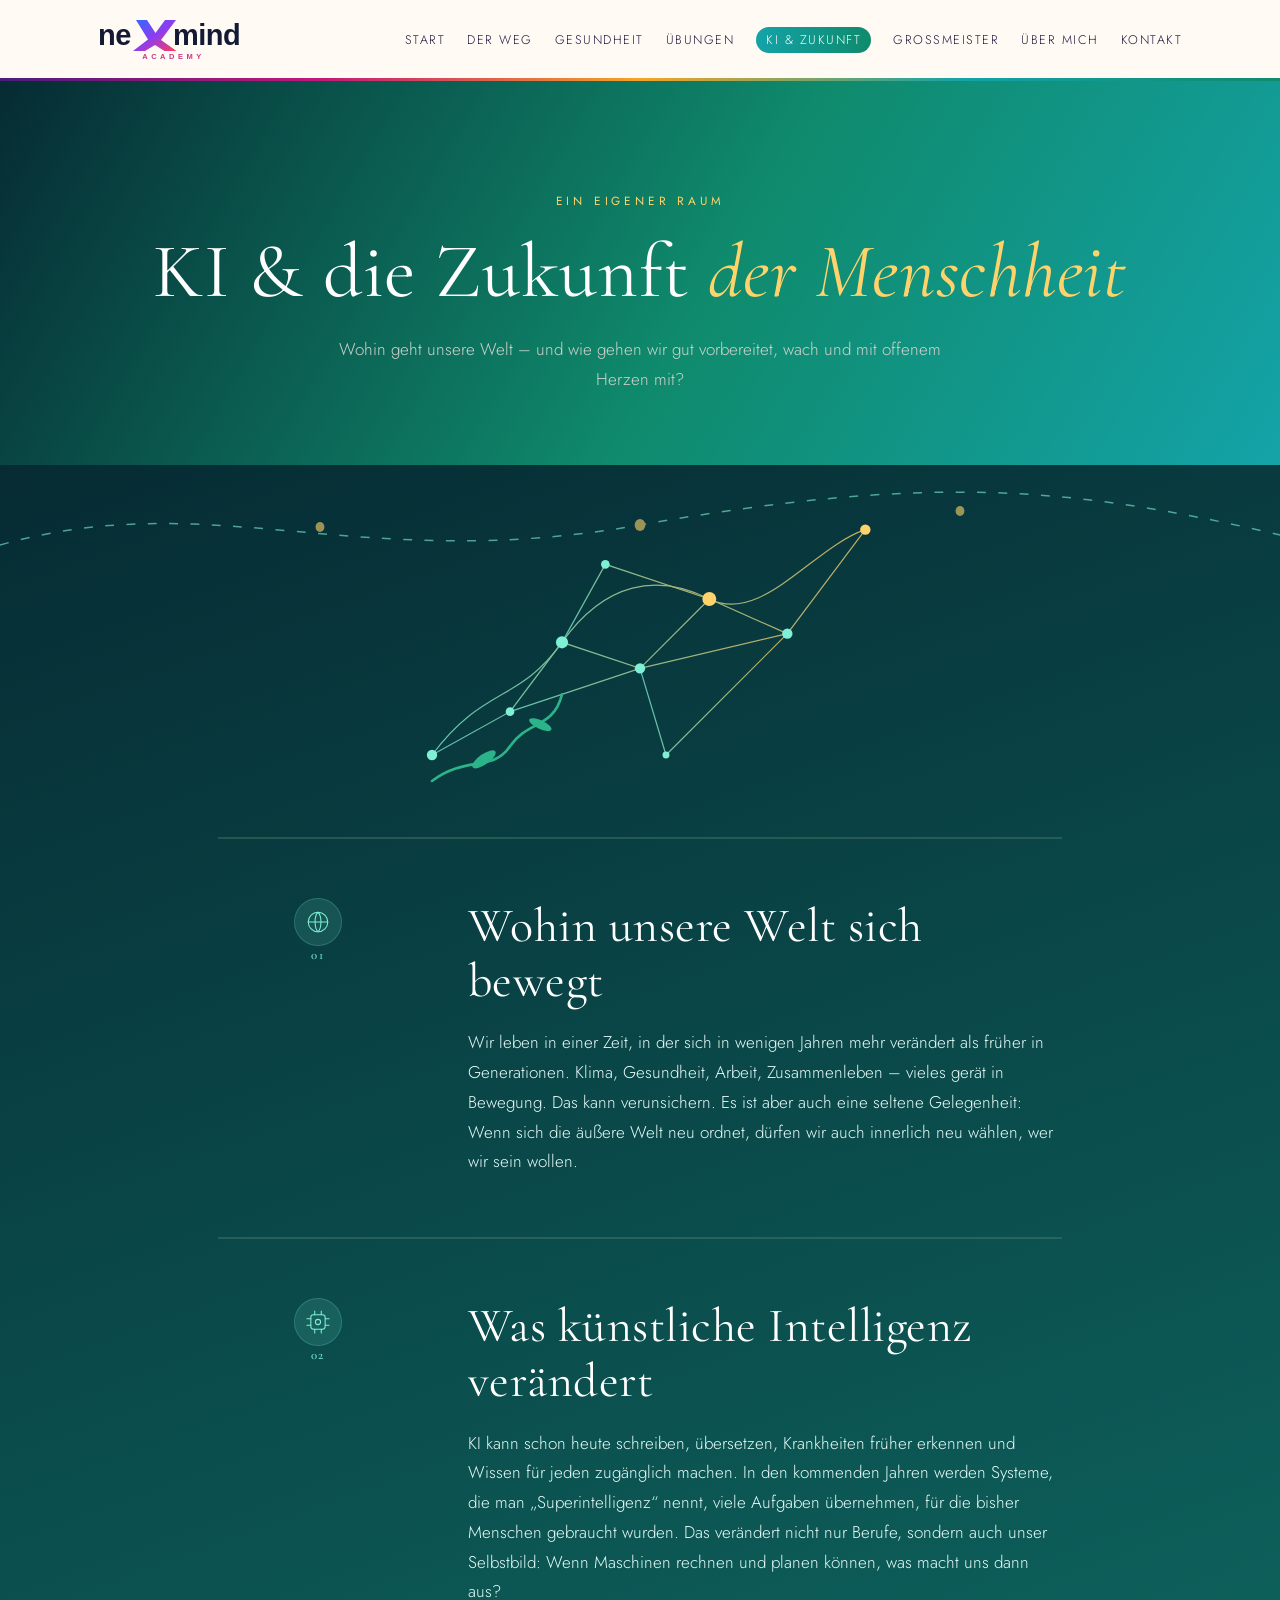
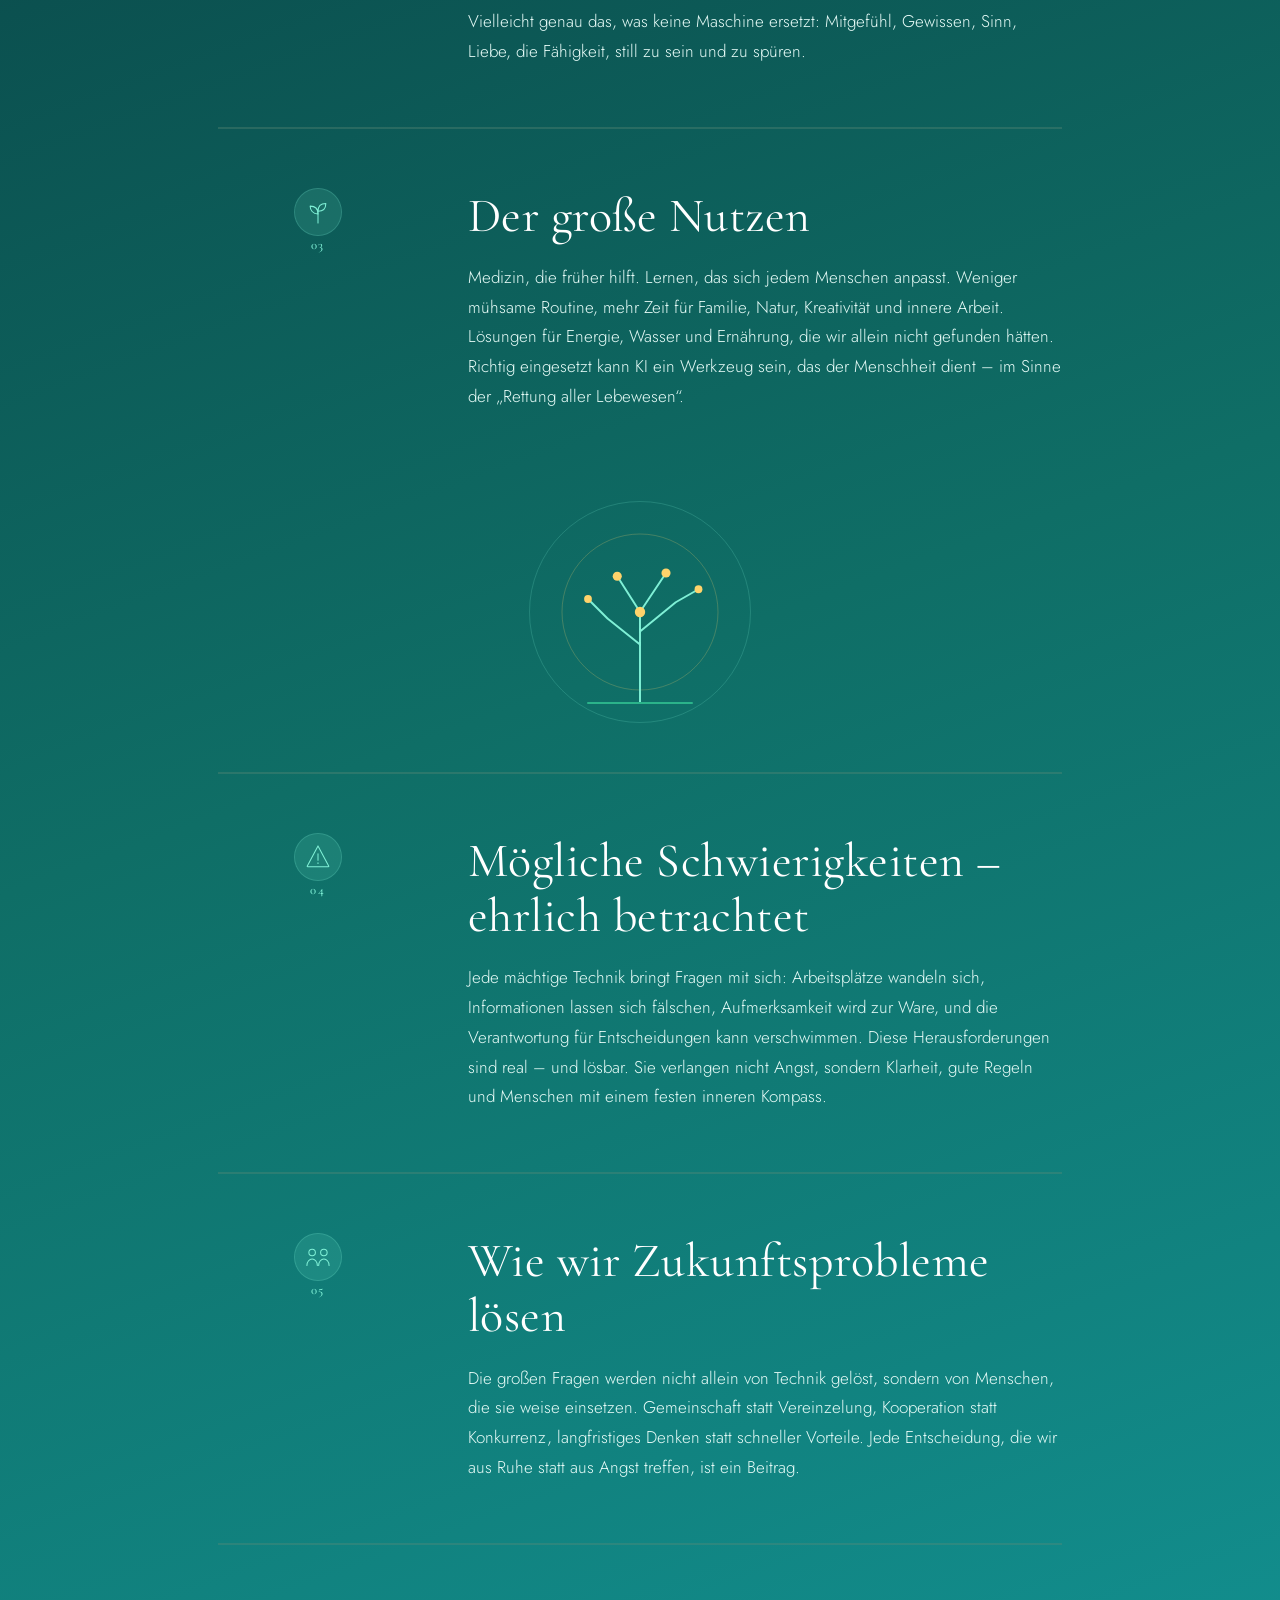
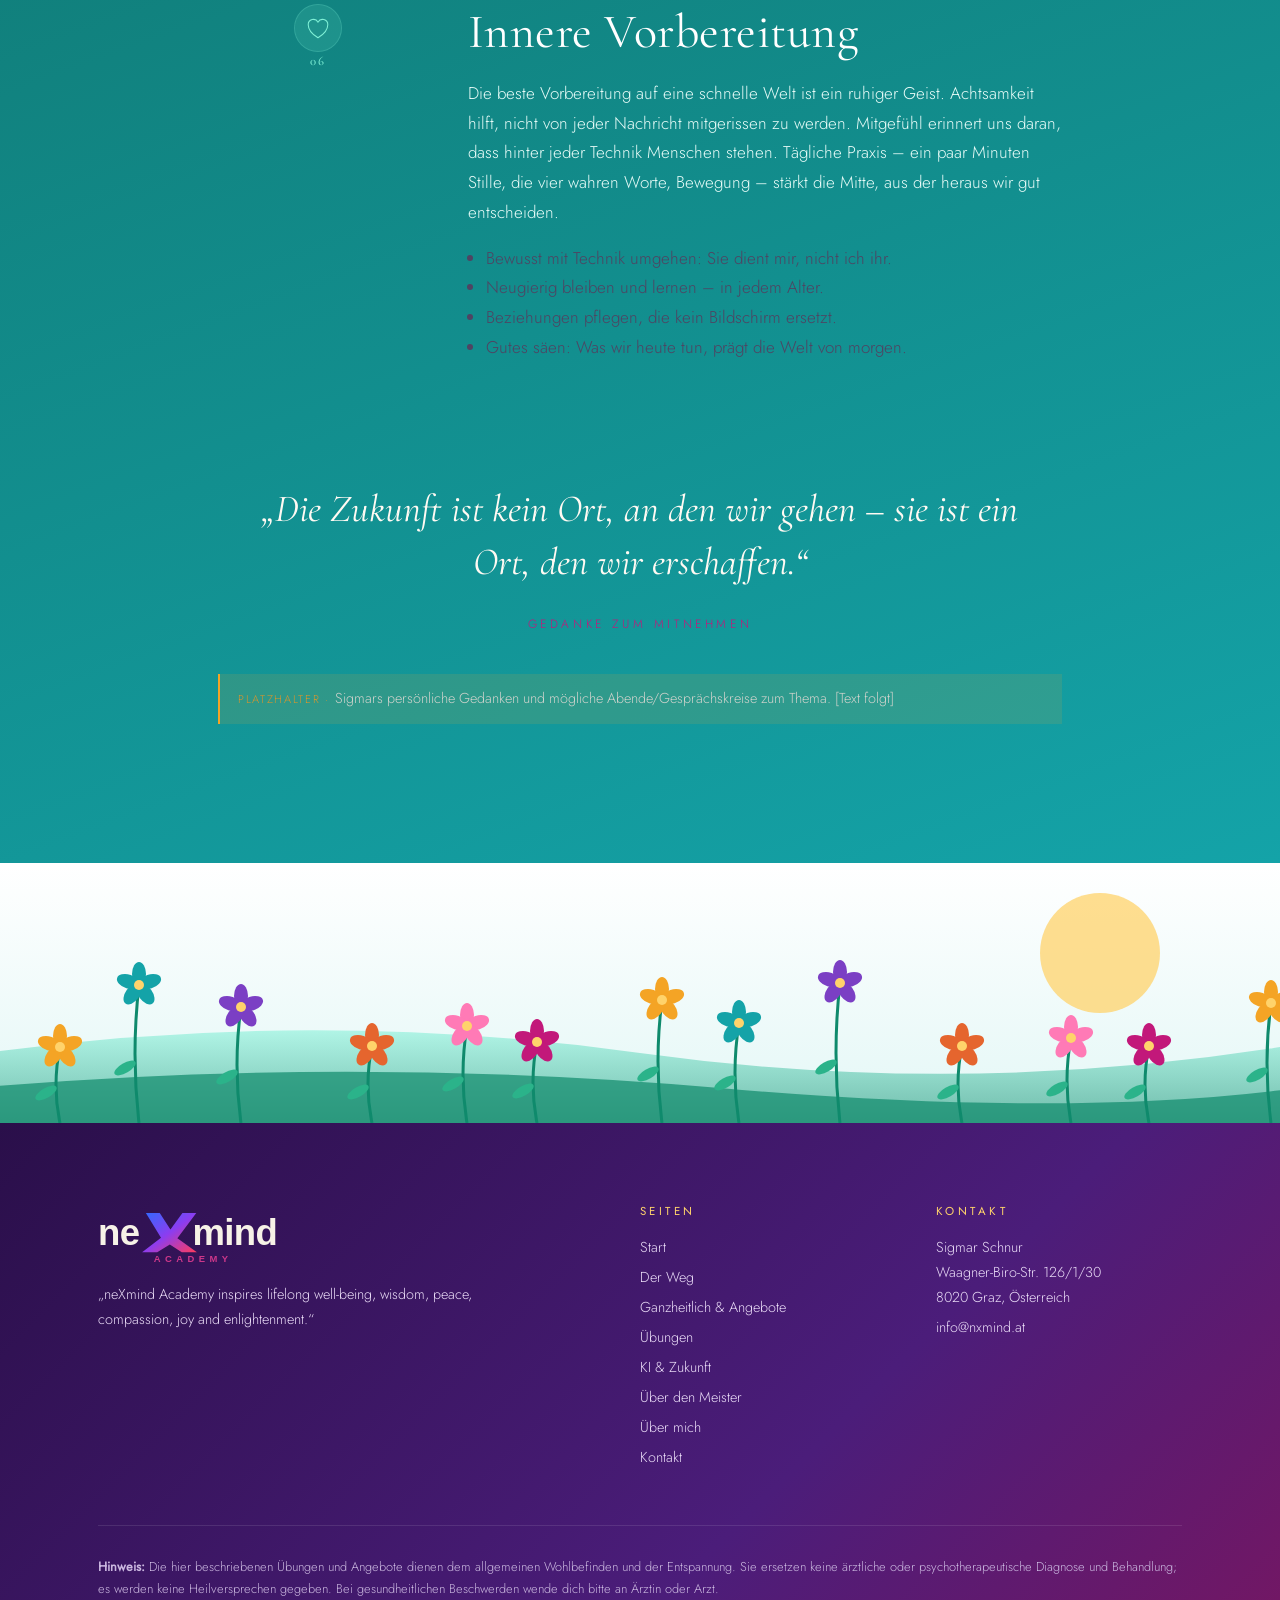
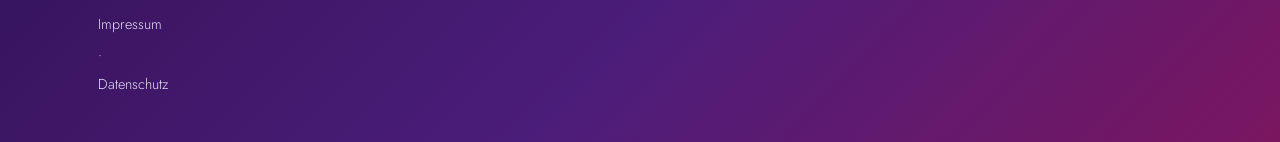
<file: zukunft.html>
<!doctype html><html lang="de"><head><meta charset="utf-8"><meta name="viewport" content="width=device-width,initial-scale=1">
<title>KI & Zukunft · neXmind Academy</title><meta name="description" content="Qigong, Energiearbeit und ganzheitliche Themen – neXmind Academy">
<link rel="stylesheet" href="fonts/fonts.css">
<link rel="stylesheet" href="style.css?v=cff6afba"><link rel="icon" type="image/svg+xml" href="favicon.svg"></head><body>
<header><div class="wrap nav"><a class="brand" href="index.html"><img src="logo.svg" alt="neXmind Academy" class="nxlogo"><span class="sub">Spiritualität · Gesundheit · Zukunft</span></a>
<nav><button class="burger" aria-label="Menü"><span></span><span></span></button><ul><li><a href="index.html" class="">Start</a></li><li><a href="weg.html" class="">Der Weg</a></li><li><a href="angebote.html" class="">Gesundheit</a></li><li><a href="uebungen.html" class="">Übungen</a></li><li><a href="zukunft.html" class="active zk-nav">KI & Zukunft</a></li><li><a href="meister.html" class="">Großmeister</a></li><li><a href="ueber-mich.html" class="">Über mich</a></li><li><a href="kontakt.html" class="">Kontakt</a></li></ul></nav></div></header>
<main><section class="page-head ink zk"><div class="wrap reveal"><span class="eyebrow">Ein eigener Raum</span><h1>KI &amp; die Zukunft <em style="color:var(--sage)">der Menschheit</em></h1><p style="color:#cfd3cc">Wohin geht unsere Welt – und wie gehen wir gut vorbereitet, wach und mit offenem Herzen mit?</p></div></section>
<section class="ink zk" style="padding-top:20px"><div class="zk-flow" aria-hidden="true"><svg viewBox="0 0 1440 120" preserveAspectRatio="none"><path class="zk-line" d="M0 80C240 20 400 110 720 60S1200 20 1440 70"/><circle class="zk-node" cx="360" cy="62" r="5"/><circle class="zk-node" cx="720" cy="60" r="6"/><circle class="zk-node" cx="1080" cy="46" r="5"/></svg></div><div class="wrap narrow"><figure class="zk-art reveal"><img src="zk-net.svg" alt="" width="600" height="360" loading="lazy" decoding="async"></figure>
<div class="ex reveal zk-slide"><div class="k zk-ico"><svg viewBox="0 0 46 46" fill="none" stroke="#7ff0d6" stroke-width="1.6" stroke-linecap="round" stroke-linejoin="round" aria-hidden="true"><circle cx="23" cy="23" r="15"/><path d="M8 23h30M23 8c6 6 6 24 0 30M23 8c-6 6-6 24 0 30"/></svg><span>01</span></div><div><h2>Wohin unsere Welt sich bewegt</h2><p>Wir leben in einer Zeit, in der sich in wenigen Jahren mehr verändert als früher in Generationen. Klima, Gesundheit, Arbeit, Zusammenleben – vieles gerät in Bewegung. Das kann verunsichern. Es ist aber auch eine seltene Gelegenheit: Wenn sich die äußere Welt neu ordnet, dürfen wir auch innerlich neu wählen, wer wir sein wollen.</p></div></div>
<div class="ex reveal zk-slide"><div class="k zk-ico"><svg viewBox="0 0 46 46" fill="none" stroke="#7ff0d6" stroke-width="1.6" stroke-linecap="round" stroke-linejoin="round" aria-hidden="true"><rect x="12" y="12" width="22" height="22" rx="4"/><path d="M18 6v6M28 6v6M18 34v6M28 34v6M6 18h6M6 28h6M34 18h6M34 28h6"/><circle cx="23" cy="23" r="4"/></svg><span>02</span></div><div><h2>Was künstliche Intelligenz verändert</h2><p>KI kann schon heute schreiben, übersetzen, Krankheiten früher erkennen und Wissen für jeden zugänglich machen. In den kommenden Jahren werden Systeme, die man „Superintelligenz“ nennt, viele Aufgaben übernehmen, für die bisher Menschen gebraucht wurden. Das verändert nicht nur Berufe, sondern auch unser Selbstbild: Wenn Maschinen rechnen und planen können, was macht uns dann aus?</p><p>Vielleicht genau das, was keine Maschine ersetzt: Mitgefühl, Gewissen, Sinn, Liebe, die Fähigkeit, still zu sein und zu spüren.</p></div></div>
<div class="ex reveal zk-slide"><div class="k zk-ico"><svg viewBox="0 0 46 46" fill="none" stroke="#7ff0d6" stroke-width="1.6" stroke-linecap="round" stroke-linejoin="round" aria-hidden="true"><path d="M23 40V22"/><path d="M23 26c-8 0-12-6-12-12 8 0 12 5 12 12zM23 22c0-8 5-12 12-12 0 8-5 12-12 12z"/></svg><span>03</span></div><div><h2>Der große Nutzen</h2><p>Medizin, die früher hilft. Lernen, das sich jedem Menschen anpasst. Weniger mühsame Routine, mehr Zeit für Familie, Natur, Kreativität und innere Arbeit. Lösungen für Energie, Wasser und Ernährung, die wir allein nicht gefunden hätten. Richtig eingesetzt kann KI ein Werkzeug sein, das der Menschheit dient – im Sinne der „Rettung aller Lebewesen“.</p></div></div>
<figure class="zk-art zk-tree reveal"><img src="zk-tree.svg" alt="" width="400" height="400" loading="lazy" decoding="async"></figure><div class="ex reveal zk-slide"><div class="k zk-ico"><svg viewBox="0 0 46 46" fill="none" stroke="#7ff0d6" stroke-width="1.6" stroke-linecap="round" stroke-linejoin="round" aria-hidden="true"><path d="M23 6 40 38H6z"/><path d="M23 18v10M23 32v1"/></svg><span>04</span></div><div><h2>Mögliche Schwierigkeiten – ehrlich betrachtet</h2><p>Jede mächtige Technik bringt Fragen mit sich: Arbeitsplätze wandeln sich, Informationen lassen sich fälschen, Aufmerksamkeit wird zur Ware, und die Verantwortung für Entscheidungen kann verschwimmen. Diese Herausforderungen sind real – und lösbar. Sie verlangen nicht Angst, sondern Klarheit, gute Regeln und Menschen mit einem festen inneren Kompass.</p></div></div>
<div class="ex reveal zk-slide"><div class="k zk-ico"><svg viewBox="0 0 46 46" fill="none" stroke="#7ff0d6" stroke-width="1.6" stroke-linecap="round" stroke-linejoin="round" aria-hidden="true"><circle cx="14" cy="16" r="5"/><circle cx="32" cy="16" r="5"/><path d="M6 36c0-6 4-10 8-10s8 4 8 10M24 36c0-6 4-10 8-10s8 4 8 10"/></svg><span>05</span></div><div><h2>Wie wir Zukunftsprobleme lösen</h2><p>Die großen Fragen werden nicht allein von Technik gelöst, sondern von Menschen, die sie weise einsetzen. Gemeinschaft statt Vereinzelung, Kooperation statt Konkurrenz, langfristiges Denken statt schneller Vorteile. Jede Entscheidung, die wir aus Ruhe statt aus Angst treffen, ist ein Beitrag.</p></div></div>
<div class="ex reveal zk-slide"><div class="k zk-ico"><svg viewBox="0 0 46 46" fill="none" stroke="#7ff0d6" stroke-width="1.6" stroke-linecap="round" stroke-linejoin="round" aria-hidden="true"><path d="M23 38c-10-6-15-12-15-20a8 8 0 0 1 15-4 8 8 0 0 1 15 4c0 8-5 14-15 20z"/></svg><span>06</span></div><div><h2>Innere Vorbereitung</h2><p>Die beste Vorbereitung auf eine schnelle Welt ist ein ruhiger Geist. Achtsamkeit hilft, nicht von jeder Nachricht mitgerissen zu werden. Mitgefühl erinnert uns daran, dass hinter jeder Technik Menschen stehen. Tägliche Praxis – ein paar Minuten Stille, die vier wahren Worte, Bewegung – stärkt die Mitte, aus der heraus wir gut entscheiden.</p><ul class="zlist"><li>Bewusst mit Technik umgehen: Sie dient mir, nicht ich ihr.</li><li>Neugierig bleiben und lernen – in jedem Alter.</li><li>Beziehungen pflegen, die kein Bildschirm ersetzt.</li><li>Gutes säen: Was wir heute tun, prägt die Welt von morgen.</li></ul></div></div>
<div class="quote reveal" style="padding:60px 0 20px"><blockquote style="color:var(--ivory)">„Die Zukunft ist kein Ort, an den wir gehen – sie ist ein Ort, den wir erschaffen.“</blockquote><cite>Gedanke zum Mitnehmen</cite></div>
<p class="placeholder">Sigmars persönliche Gedanken und mögliche Abende/Gesprächskreise zum Thema. [Text folgt]</p></div></section></main><div class="meadow" aria-hidden="true"><svg viewBox="0 0 1440 260" preserveAspectRatio="xMidYMax slice"><defs><linearGradient id="hill" x1="0" y1="0" x2="0" y2="1"><stop offset="0" stop-color="#7ff0d6"/><stop offset="1" stop-color="#0f8a6c"/></linearGradient></defs><circle class="breath" cx="1180" cy="90" r="60" fill="#ffd36b" opacity=".75" style="transform-origin:1180px 90px"/><path d="M0 200 Q360 140 720 190 T1440 170 V260 H0z" fill="url(#hill)" opacity=".55"/><path d="M0 230 Q400 190 800 225 T1440 215 V260 H0z" fill="#0f8a6c" opacity=".7"/><path d="M35 260 Q27 215.5 35 171" stroke="#0f8a6c" stroke-width="3" fill="none"/><ellipse cx="21" cy="224" rx="12" ry="5" fill="#2bb38a" transform="rotate(-30 21 224)"/><g class="sway" style="transform-origin:35px 171px"><g fill="#c2187a"><ellipse cx="35" cy="160" rx="7" ry="12" transform="rotate(0 35 171)"/><ellipse cx="35" cy="160" rx="7" ry="12" transform="rotate(72 35 171)"/><ellipse cx="35" cy="160" rx="7" ry="12" transform="rotate(144 35 171)"/><ellipse cx="35" cy="160" rx="7" ry="12" transform="rotate(216 35 171)"/><ellipse cx="35" cy="160" rx="7" ry="12" transform="rotate(288 35 171)"/></g><circle cx="35" cy="171" r="5" fill="#ffd36b"/></g><path d="M140 260 Q132 222.0 140 184" stroke="#0f8a6c" stroke-width="3" fill="none"/><ellipse cx="126" cy="230" rx="12" ry="5" fill="#2bb38a" transform="rotate(-30 126 230)"/><g class="sway" style="transform-origin:140px 184px"><g fill="#f4a425"><ellipse cx="140" cy="173" rx="7" ry="12" transform="rotate(0 140 184)"/><ellipse cx="140" cy="173" rx="7" ry="12" transform="rotate(72 140 184)"/><ellipse cx="140" cy="173" rx="7" ry="12" transform="rotate(144 140 184)"/><ellipse cx="140" cy="173" rx="7" ry="12" transform="rotate(216 140 184)"/><ellipse cx="140" cy="173" rx="7" ry="12" transform="rotate(288 140 184)"/></g><circle cx="140" cy="184" r="5" fill="#ffd36b"/></g><path d="M219 260 Q211 191.0 219 122" stroke="#0f8a6c" stroke-width="3" fill="none"/><ellipse cx="205" cy="205" rx="12" ry="5" fill="#2bb38a" transform="rotate(-30 205 205)"/><g class="sway" style="transform-origin:219px 122px"><g fill="#14a3a8"><ellipse cx="219" cy="111" rx="7" ry="12" transform="rotate(0 219 122)"/><ellipse cx="219" cy="111" rx="7" ry="12" transform="rotate(72 219 122)"/><ellipse cx="219" cy="111" rx="7" ry="12" transform="rotate(144 219 122)"/><ellipse cx="219" cy="111" rx="7" ry="12" transform="rotate(216 219 122)"/><ellipse cx="219" cy="111" rx="7" ry="12" transform="rotate(288 219 122)"/></g><circle cx="219" cy="122" r="5" fill="#ffd36b"/></g><path d="M321 260 Q313 202.0 321 144" stroke="#0f8a6c" stroke-width="3" fill="none"/><ellipse cx="307" cy="214" rx="12" ry="5" fill="#2bb38a" transform="rotate(-30 307 214)"/><g class="sway" style="transform-origin:321px 144px"><g fill="#7b3fc4"><ellipse cx="321" cy="133" rx="7" ry="12" transform="rotate(0 321 144)"/><ellipse cx="321" cy="133" rx="7" ry="12" transform="rotate(72 321 144)"/><ellipse cx="321" cy="133" rx="7" ry="12" transform="rotate(144 321 144)"/><ellipse cx="321" cy="133" rx="7" ry="12" transform="rotate(216 321 144)"/><ellipse cx="321" cy="133" rx="7" ry="12" transform="rotate(288 321 144)"/></g><circle cx="321" cy="144" r="5" fill="#ffd36b"/></g><path d="M452 260 Q444 221.5 452 183" stroke="#0f8a6c" stroke-width="3" fill="none"/><ellipse cx="438" cy="229" rx="12" ry="5" fill="#2bb38a" transform="rotate(-30 438 229)"/><g class="sway" style="transform-origin:452px 183px"><g fill="#e5652e"><ellipse cx="452" cy="172" rx="7" ry="12" transform="rotate(0 452 183)"/><ellipse cx="452" cy="172" rx="7" ry="12" transform="rotate(72 452 183)"/><ellipse cx="452" cy="172" rx="7" ry="12" transform="rotate(144 452 183)"/><ellipse cx="452" cy="172" rx="7" ry="12" transform="rotate(216 452 183)"/><ellipse cx="452" cy="172" rx="7" ry="12" transform="rotate(288 452 183)"/></g><circle cx="452" cy="183" r="5" fill="#ffd36b"/></g><path d="M547 260 Q539 211.5 547 163" stroke="#0f8a6c" stroke-width="3" fill="none"/><ellipse cx="533" cy="221" rx="12" ry="5" fill="#2bb38a" transform="rotate(-30 533 221)"/><g class="sway" style="transform-origin:547px 163px"><g fill="#ff7ab6"><ellipse cx="547" cy="152" rx="7" ry="12" transform="rotate(0 547 163)"/><ellipse cx="547" cy="152" rx="7" ry="12" transform="rotate(72 547 163)"/><ellipse cx="547" cy="152" rx="7" ry="12" transform="rotate(144 547 163)"/><ellipse cx="547" cy="152" rx="7" ry="12" transform="rotate(216 547 163)"/><ellipse cx="547" cy="152" rx="7" ry="12" transform="rotate(288 547 163)"/></g><circle cx="547" cy="163" r="5" fill="#ffd36b"/></g><path d="M617 260 Q609 219.5 617 179" stroke="#0f8a6c" stroke-width="3" fill="none"/><ellipse cx="603" cy="228" rx="12" ry="5" fill="#2bb38a" transform="rotate(-30 603 228)"/><g class="sway" style="transform-origin:617px 179px"><g fill="#c2187a"><ellipse cx="617" cy="168" rx="7" ry="12" transform="rotate(0 617 179)"/><ellipse cx="617" cy="168" rx="7" ry="12" transform="rotate(72 617 179)"/><ellipse cx="617" cy="168" rx="7" ry="12" transform="rotate(144 617 179)"/><ellipse cx="617" cy="168" rx="7" ry="12" transform="rotate(216 617 179)"/><ellipse cx="617" cy="168" rx="7" ry="12" transform="rotate(288 617 179)"/></g><circle cx="617" cy="179" r="5" fill="#ffd36b"/></g><path d="M742 260 Q734 198.5 742 137" stroke="#0f8a6c" stroke-width="3" fill="none"/><ellipse cx="728" cy="211" rx="12" ry="5" fill="#2bb38a" transform="rotate(-30 728 211)"/><g class="sway" style="transform-origin:742px 137px"><g fill="#f4a425"><ellipse cx="742" cy="126" rx="7" ry="12" transform="rotate(0 742 137)"/><ellipse cx="742" cy="126" rx="7" ry="12" transform="rotate(72 742 137)"/><ellipse cx="742" cy="126" rx="7" ry="12" transform="rotate(144 742 137)"/><ellipse cx="742" cy="126" rx="7" ry="12" transform="rotate(216 742 137)"/><ellipse cx="742" cy="126" rx="7" ry="12" transform="rotate(288 742 137)"/></g><circle cx="742" cy="137" r="5" fill="#ffd36b"/></g><path d="M819 260 Q811 210.0 819 160" stroke="#0f8a6c" stroke-width="3" fill="none"/><ellipse cx="805" cy="220" rx="12" ry="5" fill="#2bb38a" transform="rotate(-30 805 220)"/><g class="sway" style="transform-origin:819px 160px"><g fill="#14a3a8"><ellipse cx="819" cy="149" rx="7" ry="12" transform="rotate(0 819 160)"/><ellipse cx="819" cy="149" rx="7" ry="12" transform="rotate(72 819 160)"/><ellipse cx="819" cy="149" rx="7" ry="12" transform="rotate(144 819 160)"/><ellipse cx="819" cy="149" rx="7" ry="12" transform="rotate(216 819 160)"/><ellipse cx="819" cy="149" rx="7" ry="12" transform="rotate(288 819 160)"/></g><circle cx="819" cy="160" r="5" fill="#ffd36b"/></g><path d="M920 260 Q912 190.0 920 120" stroke="#0f8a6c" stroke-width="3" fill="none"/><ellipse cx="906" cy="204" rx="12" ry="5" fill="#2bb38a" transform="rotate(-30 906 204)"/><g class="sway" style="transform-origin:920px 120px"><g fill="#7b3fc4"><ellipse cx="920" cy="109" rx="7" ry="12" transform="rotate(0 920 120)"/><ellipse cx="920" cy="109" rx="7" ry="12" transform="rotate(72 920 120)"/><ellipse cx="920" cy="109" rx="7" ry="12" transform="rotate(144 920 120)"/><ellipse cx="920" cy="109" rx="7" ry="12" transform="rotate(216 920 120)"/><ellipse cx="920" cy="109" rx="7" ry="12" transform="rotate(288 920 120)"/></g><circle cx="920" cy="120" r="5" fill="#ffd36b"/></g><path d="M1042 260 Q1034 221.5 1042 183" stroke="#0f8a6c" stroke-width="3" fill="none"/><ellipse cx="1028" cy="229" rx="12" ry="5" fill="#2bb38a" transform="rotate(-30 1028 229)"/><g class="sway" style="transform-origin:1042px 183px"><g fill="#e5652e"><ellipse cx="1042" cy="172" rx="7" ry="12" transform="rotate(0 1042 183)"/><ellipse cx="1042" cy="172" rx="7" ry="12" transform="rotate(72 1042 183)"/><ellipse cx="1042" cy="172" rx="7" ry="12" transform="rotate(144 1042 183)"/><ellipse cx="1042" cy="172" rx="7" ry="12" transform="rotate(216 1042 183)"/><ellipse cx="1042" cy="172" rx="7" ry="12" transform="rotate(288 1042 183)"/></g><circle cx="1042" cy="183" r="5" fill="#ffd36b"/></g><path d="M1151 260 Q1143 217.5 1151 175" stroke="#0f8a6c" stroke-width="3" fill="none"/><ellipse cx="1137" cy="226" rx="12" ry="5" fill="#2bb38a" transform="rotate(-30 1137 226)"/><g class="sway" style="transform-origin:1151px 175px"><g fill="#ff7ab6"><ellipse cx="1151" cy="164" rx="7" ry="12" transform="rotate(0 1151 175)"/><ellipse cx="1151" cy="164" rx="7" ry="12" transform="rotate(72 1151 175)"/><ellipse cx="1151" cy="164" rx="7" ry="12" transform="rotate(144 1151 175)"/><ellipse cx="1151" cy="164" rx="7" ry="12" transform="rotate(216 1151 175)"/><ellipse cx="1151" cy="164" rx="7" ry="12" transform="rotate(288 1151 175)"/></g><circle cx="1151" cy="175" r="5" fill="#ffd36b"/></g><path d="M1229 260 Q1221 221.5 1229 183" stroke="#0f8a6c" stroke-width="3" fill="none"/><ellipse cx="1215" cy="229" rx="12" ry="5" fill="#2bb38a" transform="rotate(-30 1215 229)"/><g class="sway" style="transform-origin:1229px 183px"><g fill="#c2187a"><ellipse cx="1229" cy="172" rx="7" ry="12" transform="rotate(0 1229 183)"/><ellipse cx="1229" cy="172" rx="7" ry="12" transform="rotate(72 1229 183)"/><ellipse cx="1229" cy="172" rx="7" ry="12" transform="rotate(144 1229 183)"/><ellipse cx="1229" cy="172" rx="7" ry="12" transform="rotate(216 1229 183)"/><ellipse cx="1229" cy="172" rx="7" ry="12" transform="rotate(288 1229 183)"/></g><circle cx="1229" cy="183" r="5" fill="#ffd36b"/></g><path d="M1351 260 Q1343 200.0 1351 140" stroke="#0f8a6c" stroke-width="3" fill="none"/><ellipse cx="1337" cy="212" rx="12" ry="5" fill="#2bb38a" transform="rotate(-30 1337 212)"/><g class="sway" style="transform-origin:1351px 140px"><g fill="#f4a425"><ellipse cx="1351" cy="129" rx="7" ry="12" transform="rotate(0 1351 140)"/><ellipse cx="1351" cy="129" rx="7" ry="12" transform="rotate(72 1351 140)"/><ellipse cx="1351" cy="129" rx="7" ry="12" transform="rotate(144 1351 140)"/><ellipse cx="1351" cy="129" rx="7" ry="12" transform="rotate(216 1351 140)"/><ellipse cx="1351" cy="129" rx="7" ry="12" transform="rotate(288 1351 140)"/></g><circle cx="1351" cy="140" r="5" fill="#ffd36b"/></g></svg></div>
<footer><div class="wrap"><div class="cols"><div><a class="brand" href="index.html"><img src="logo-light.svg" alt="neXmind Academy" class="nxlogo"></a>
<p style="margin-top:1rem;max-width:380px">„neXmind Academy inspires lifelong well-being, wisdom, peace, compassion, joy and enlightenment.“</p></div>
<div><h4>Seiten</h4><a href="index.html">Start</a><a href="weg.html">Der Weg</a><a href="angebote.html">Ganzheitlich & Angebote</a><a href="uebungen.html">Übungen</a><a href="zukunft.html">KI & Zukunft</a><a href="meister.html">Über den Meister</a><a href="ueber-mich.html">Über mich</a><a href="kontakt.html">Kontakt</a></div>
<div><h4>Kontakt</h4><p>Sigmar Schnur<br>Waagner-Biro-Str. 126/1/30<br>8020 Graz, Österreich<br><a href="mailto:info@nxmind.at">info@nxmind.at</a></p></div></div>
<p class="disclaimer"><strong>Hinweis:</strong> Die hier beschriebenen Übungen und Angebote dienen dem allgemeinen Wohlbefinden und der Entspannung. Sie ersetzen keine ärztliche oder psychotherapeutische Diagnose und Behandlung; es werden keine Heilversprechen gegeben. Bei gesundheitlichen Beschwerden wende dich bitte an Ärztin oder Arzt.</p><p class="legal-links" style="margin-top:.8rem"><a href="impressum.html">Impressum</a> · <a href="datenschutz.html">Datenschutz</a></p></div></footer>
<script src="main.js?v=cff6afba"></script></body></html>
</file>
<file: fonts/fonts.css>
/* latin-ext */
@font-face {
  font-family: 'Cormorant Garamond';
  font-style: italic;
  font-weight: 400;
  font-display: swap;
  src: url(f377472eee.woff2) format('woff2');
  unicode-range: U+0100-02BA, U+02BD-02C5, U+02C7-02CC, U+02CE-02D7, U+02DD-02FF, U+0304, U+0308, U+0329, U+1D00-1DBF, U+1E00-1E9F, U+1EF2-1EFF, U+2020, U+20A0-20AB, U+20AD-20C4, U+2113, U+2C60-2C7F, U+A720-A7FF;
}
/* latin */
@font-face {
  font-family: 'Cormorant Garamond';
  font-style: italic;
  font-weight: 400;
  font-display: swap;
  src: url(9ca58f5002.woff2) format('woff2');
  unicode-range: U+0000-00FF, U+0131, U+0152-0153, U+02BB-02BC, U+02C6, U+02DA, U+02DC, U+0304, U+0308, U+0329, U+2000-206F, U+20AC, U+2122, U+2191, U+2193, U+2212, U+2215, U+FEFF, U+FFFD;
}
/* latin-ext */
@font-face {
  font-family: 'Cormorant Garamond';
  font-style: normal;
  font-weight: 400;
  font-display: swap;
  src: url(9076820487.woff2) format('woff2');
  unicode-range: U+0100-02BA, U+02BD-02C5, U+02C7-02CC, U+02CE-02D7, U+02DD-02FF, U+0304, U+0308, U+0329, U+1D00-1DBF, U+1E00-1E9F, U+1EF2-1EFF, U+2020, U+20A0-20AB, U+20AD-20C4, U+2113, U+2C60-2C7F, U+A720-A7FF;
}
/* latin */
@font-face {
  font-family: 'Cormorant Garamond';
  font-style: normal;
  font-weight: 400;
  font-display: swap;
  src: url(2fed1d1b2e.woff2) format('woff2');
  unicode-range: U+0000-00FF, U+0131, U+0152-0153, U+02BB-02BC, U+02C6, U+02DA, U+02DC, U+0304, U+0308, U+0329, U+2000-206F, U+20AC, U+2122, U+2191, U+2193, U+2212, U+2215, U+FEFF, U+FFFD;
}
/* latin-ext */
@font-face {
  font-family: 'Cormorant Garamond';
  font-style: normal;
  font-weight: 500;
  font-display: swap;
  src: url(9076820487.woff2) format('woff2');
  unicode-range: U+0100-02BA, U+02BD-02C5, U+02C7-02CC, U+02CE-02D7, U+02DD-02FF, U+0304, U+0308, U+0329, U+1D00-1DBF, U+1E00-1E9F, U+1EF2-1EFF, U+2020, U+20A0-20AB, U+20AD-20C4, U+2113, U+2C60-2C7F, U+A720-A7FF;
}
/* latin */
@font-face {
  font-family: 'Cormorant Garamond';
  font-style: normal;
  font-weight: 500;
  font-display: swap;
  src: url(2fed1d1b2e.woff2) format('woff2');
  unicode-range: U+0000-00FF, U+0131, U+0152-0153, U+02BB-02BC, U+02C6, U+02DA, U+02DC, U+0304, U+0308, U+0329, U+2000-206F, U+20AC, U+2122, U+2191, U+2193, U+2212, U+2215, U+FEFF, U+FFFD;
}
/* latin-ext */
@font-face {
  font-family: 'Jost';
  font-style: normal;
  font-weight: 300;
  font-display: swap;
  src: url(5054f2c4fb.woff2) format('woff2');
  unicode-range: U+0100-02BA, U+02BD-02C5, U+02C7-02CC, U+02CE-02D7, U+02DD-02FF, U+0304, U+0308, U+0329, U+1D00-1DBF, U+1E00-1E9F, U+1EF2-1EFF, U+2020, U+20A0-20AB, U+20AD-20C4, U+2113, U+2C60-2C7F, U+A720-A7FF;
}
/* latin */
@font-face {
  font-family: 'Jost';
  font-style: normal;
  font-weight: 300;
  font-display: swap;
  src: url(35841fe72f.woff2) format('woff2');
  unicode-range: U+0000-00FF, U+0131, U+0152-0153, U+02BB-02BC, U+02C6, U+02DA, U+02DC, U+0304, U+0308, U+0329, U+2000-206F, U+20AC, U+2122, U+2191, U+2193, U+2212, U+2215, U+FEFF, U+FFFD;
}
/* latin-ext */
@font-face {
  font-family: 'Jost';
  font-style: normal;
  font-weight: 400;
  font-display: swap;
  src: url(5054f2c4fb.woff2) format('woff2');
  unicode-range: U+0100-02BA, U+02BD-02C5, U+02C7-02CC, U+02CE-02D7, U+02DD-02FF, U+0304, U+0308, U+0329, U+1D00-1DBF, U+1E00-1E9F, U+1EF2-1EFF, U+2020, U+20A0-20AB, U+20AD-20C4, U+2113, U+2C60-2C7F, U+A720-A7FF;
}
/* latin */
@font-face {
  font-family: 'Jost';
  font-style: normal;
  font-weight: 400;
  font-display: swap;
  src: url(35841fe72f.woff2) format('woff2');
  unicode-range: U+0000-00FF, U+0131, U+0152-0153, U+02BB-02BC, U+02C6, U+02DA, U+02DC, U+0304, U+0308, U+0329, U+2000-206F, U+20AC, U+2122, U+2191, U+2193, U+2212, U+2215, U+FEFF, U+FFFD;
}
/* latin-ext */
@font-face {
  font-family: 'Montserrat';
  font-style: normal;
  font-weight: 800;
  font-display: swap;
  src: url(a6c2ca7bb4.woff2) format('woff2');
  unicode-range: U+0100-02BA, U+02BD-02C5, U+02C7-02CC, U+02CE-02D7, U+02DD-02FF, U+0304, U+0308, U+0329, U+1D00-1DBF, U+1E00-1E9F, U+1EF2-1EFF, U+2020, U+20A0-20AB, U+20AD-20C4, U+2113, U+2C60-2C7F, U+A720-A7FF;
}
/* latin */
@font-face {
  font-family: 'Montserrat';
  font-style: normal;
  font-weight: 800;
  font-display: swap;
  src: url(d008160033.woff2) format('woff2');
  unicode-range: U+0000-00FF, U+0131, U+0152-0153, U+02BB-02BC, U+02C6, U+02DA, U+02DC, U+0304, U+0308, U+0329, U+2000-206F, U+20AC, U+2122, U+2191, U+2193, U+2212, U+2215, U+FEFF, U+FFFD;
}
</file>
<file: style.css>
:root{--ivory:#f7f2e7;--paper:#fbf8f1;--jade:#5f8a75;--sage:#a9bfa8;--gold:#b49a5e;--ink:#1f2a2e;--mist:#e9e4d6;--soft:#5a6564}
*{box-sizing:border-box;margin:0;padding:0}
html{scroll-behavior:smooth}
body{background:var(--ivory);color:var(--ink);font:300 17px/1.75 "Jost",sans-serif;-webkit-font-smoothing:antialiased}
h1,h2,h3{font-family:"Cormorant Garamond",serif;font-weight:400;line-height:1.15;letter-spacing:.01em}
h1{font-size:clamp(2.6rem,6vw,4.8rem)}h2{font-size:clamp(2rem,4vw,3rem);margin-bottom:1.2rem}h3{font-size:1.6rem;margin-bottom:.5rem}
em{font-style:italic;color:var(--jade)}
a{color:inherit}
.wrap{max-width:1140px;margin:0 auto;padding:0 28px}
.eyebrow{font-size:.74rem;letter-spacing:.32em;text-transform:uppercase;color:var(--gold);font-weight:400;display:block;margin-bottom:1rem}
header{position:sticky;top:0;z-index:20;background:rgba(247,242,231,.86);backdrop-filter:blur(10px);border-bottom:1px solid rgba(180,154,94,.22)}
.nav{display:flex;align-items:center;justify-content:space-between;height:78px}
.brand{display:flex;align-items:center;gap:12px;text-decoration:none;font-family:"Cormorant Garamond",serif;font-size:1.5rem;letter-spacing:.06em}
.brand svg{width:34px;height:34px}
.brand small{display:block;font:300 .62rem "Jost";letter-spacing:.3em;text-transform:uppercase;color:var(--soft)}
nav ul{display:flex;gap:30px;list-style:none}
nav a{text-decoration:none;font-size:.86rem;letter-spacing:.12em;text-transform:uppercase;position:relative;padding:4px 0}
nav a:after{content:"";position:absolute;left:0;bottom:0;height:1px;width:0;background:var(--gold);transition:width .4s}
nav a:hover:after,nav a.active:after{width:100%}
.burger{display:none;background:none;border:0;width:32px;height:32px;cursor:pointer}
.burger span{display:block;height:1px;background:var(--ink);margin:7px 0}
.hero{position:relative;min-height:88vh;display:flex;align-items:center;overflow:hidden}
.hero .enso{position:absolute;right:3vw;top:46%;transform:translateY(-50%);width:min(46vw,580px);opacity:.75}
.enso path{stroke-dasharray:1900;stroke-dashoffset:1900;animation:draw 4.5s ease-out .3s forwards}
@keyframes draw{to{stroke-dashoffset:0}}
.hero .mountains{position:absolute;left:0;right:0;bottom:0;width:100%}
.hero-text{position:relative;z-index:2;max-width:620px}
.hero p.lead{font-size:1.2rem;color:var(--soft);margin:1.6rem 0 2.4rem;max-width:520px}
.btn{display:inline-block;padding:15px 34px;border:1px solid var(--ink);text-decoration:none;font-size:.8rem;letter-spacing:.22em;text-transform:uppercase;transition:all .4s;background:transparent;cursor:pointer;font-family:inherit;color:var(--ink)}
.btn:hover{background:var(--ink);color:var(--ivory)}
.btn.gold{border-color:var(--gold);color:var(--ink);margin-left:12px}
.btn.gold:hover{background:var(--gold);color:#fff}
section{padding:120px 0}
.paper{background:var(--paper)}
.ink{background:var(--ink);color:var(--ivory)}.ink .eyebrow{color:var(--gold)}.ink p{color:#cfd3cc}
.quote{text-align:center;max-width:820px;margin:0 auto}
.quote blockquote{font-family:"Cormorant Garamond",serif;font-style:italic;font-size:clamp(1.6rem,3vw,2.4rem);line-height:1.4}
.quote cite{display:block;margin-top:1.5rem;font-style:normal;font-size:.75rem;letter-spacing:.3em;text-transform:uppercase;color:var(--gold)}
.divider{display:flex;justify-content:center;margin:2.2rem 0}.divider svg{width:120px}
.grid{display:grid;gap:34px}.g3{grid-template-columns:repeat(3,1fr)}.g2{grid-template-columns:repeat(2,1fr);align-items:center;gap:70px}
.card{background:var(--paper);padding:44px 36px;border:1px solid rgba(180,154,94,.25);position:relative;transition:transform .5s,box-shadow .5s}
.card:hover{transform:translateY(-6px);box-shadow:0 24px 50px -30px rgba(31,42,46,.35)}
.card .num{font-family:"Cormorant Garamond",serif;color:var(--gold);font-size:1rem;letter-spacing:.2em}
.card svg.ic{width:46px;height:46px;margin-bottom:18px}
.card p{color:var(--soft);font-size:.96rem}
.topics{display:grid;grid-template-columns:repeat(auto-fill,minmax(250px,1fr));gap:1px;background:rgba(180,154,94,.3);border:1px solid rgba(180,154,94,.3)}
.topic{background:var(--ivory);padding:34px 30px;transition:background .4s}
.topic:hover{background:var(--paper)}
.topic h3{font-size:1.35rem}.topic p{font-size:.92rem;color:var(--soft)}
.topic .en{font-size:.7rem;letter-spacing:.2em;text-transform:uppercase;color:var(--gold);display:block;margin-bottom:.5rem}
.art{aspect-ratio:4/5;background:radial-gradient(circle at 50% 38%,#fff9ea 0,var(--mist) 60%,var(--sage) 140%);display:flex;align-items:center;justify-content:center;position:relative;overflow:hidden}
.art svg{width:80%}
.placeholder{border-left:2px solid var(--gold);background:rgba(180,154,94,.08);padding:12px 18px;font-size:.9rem;color:var(--soft);margin:1.2rem 0}
.placeholder:before{content:"Platzhalter · ";color:var(--gold);letter-spacing:.15em;text-transform:uppercase;font-size:.7rem}
.page-head{padding:110px 0 70px;text-align:center;position:relative;overflow:hidden}
.page-head p{max-width:620px;margin:1.2rem auto 0;color:var(--soft)}
.page-head .ring{position:absolute;left:50%;top:50%;width:520px;transform:translate(-50%,-50%);opacity:.35;z-index:-1}
.ex{display:grid;grid-template-columns:200px 1fr;gap:50px;padding:60px 0;border-top:1px solid rgba(180,154,94,.3)}
.ex .k{font-family:"Cormorant Garamond",serif;font-size:4rem;color:var(--sage);line-height:1}
.ex ul{margin:1rem 0 0 1.1rem;color:var(--soft)}
form{display:grid;gap:22px}
label{font-size:.72rem;letter-spacing:.22em;text-transform:uppercase;color:var(--soft)}
input,textarea,select{width:100%;margin-top:6px;padding:14px 0;border:0;border-bottom:1px solid rgba(31,42,46,.3);background:transparent;font:300 1rem "Jost";color:var(--ink);outline:none;transition:border-color .3s}
input:focus,textarea:focus{border-color:var(--jade)}
.notice{display:none;padding:16px;background:var(--sage);color:var(--ink);font-size:.92rem}
footer{background:var(--ink);color:#bfc5be;padding:80px 0 40px;font-size:.9rem}
footer .cols{display:grid;grid-template-columns:2fr 1fr 1fr;gap:50px}
footer h4{font:400 .72rem "Jost";letter-spacing:.3em;text-transform:uppercase;color:var(--gold);margin-bottom:1rem}
footer a{text-decoration:none;display:block;margin:.3rem 0}footer a:hover{color:var(--ivory)}
.disclaimer{margin-top:50px;padding-top:30px;border-top:1px solid rgba(255,255,255,.1);font-size:.8rem;line-height:1.7;color:#93a09a}
.demo{display:inline-block;margin-top:14px;padding:4px 12px;border:1px solid var(--gold);color:var(--gold);font-size:.68rem;letter-spacing:.24em;text-transform:uppercase}
.reveal{opacity:0;transform:translateY(28px);transition:opacity 1.1s ease,transform 1.1s ease}.reveal.in{opacity:1;transform:none}
.breath{animation:breath 8s ease-in-out infinite}@keyframes breath{50%{transform:scale(1.05);opacity:.75}}
@media(max-width:900px){nav ul{display:none;position:absolute;top:78px;left:0;right:0;flex-direction:column;background:var(--ivory);padding:24px 28px;gap:18px;border-bottom:1px solid rgba(180,154,94,.3)}nav ul.open{display:flex}.burger{display:block}
.g3,.g2,footer .cols{grid-template-columns:1fr}.g2{gap:40px}.ex{grid-template-columns:1fr;gap:10px}section{padding:80px 0}.hero .enso{opacity:.35;right:-30vw;width:110vw}.btn.gold{margin:12px 0 0}}
@media(prefers-reduced-motion:reduce){*{animation:none!important;transition:none!important}.reveal{opacity:1;transform:none}.enso path{stroke-dashoffset:0}}
.hero-grid{display:grid;grid-template-columns:1.1fr .9fr;align-items:center;gap:40px;position:relative;z-index:2}
.hero .hero-art .enso{position:static;transform:none;width:100%;max-width:520px;opacity:.8;display:block;margin-left:auto}
.g4{grid-template-columns:repeat(4,1fr)}a.card{text-decoration:none;display:block}
.narrow{max-width:900px}
.lead2{font-size:1.08rem}
dl{display:grid;grid-template-columns:120px 1fr;gap:10px 24px;margin:1.6rem 0;font-size:.95rem}
dt{font-size:.7rem;letter-spacing:.2em;text-transform:uppercase;color:var(--gold);padding-top:4px}dd{color:var(--soft)}
.video{margin-top:1.8rem}.video iframe{width:100%;aspect-ratio:16/9;border:0;background:var(--mist)}
.video span{display:block;font-size:.75rem;color:var(--soft);margin-top:6px;letter-spacing:.05em}
@media(max-width:1000px){.g4{grid-template-columns:1fr 1fr}}
@media(max-width:900px){.hero-grid{grid-template-columns:1fr}.hero .hero-art{order:-1}.hero .hero-art .enso{width:200px;margin:0 auto}.g4{grid-template-columns:1fr}dl{grid-template-columns:1fr;gap:2px}dd{margin-bottom:10px}}
nav ul{gap:22px}nav a{font-size:.78rem}
nav a.zk-nav{color:var(--jade);padding:4px 10px;border:1px solid rgba(95,138,117,.45)}nav a.zk-nav:after{display:none}
.zk{background:linear-gradient(180deg,#1b2629,#22332f)}.zk .k{color:var(--jade)}.zk h2{color:var(--ivory)}.zk .ex{border-color:rgba(95,138,117,.35)}
.zk .page-head,.page-head.zk{padding-bottom:70px}.zk .eyebrow{color:var(--sage)}
.zlist{margin:1rem 0 0 1.1rem;color:#cfd3cc}.zk .placeholder{color:#cfd3cc}
@media(max-width:1180px){nav ul{gap:14px}nav a{font-size:.7rem;letter-spacing:.08em}}
.brand .nxlogo{height:46px;width:auto}.brand .sub{font:300 .62rem "Jost";letter-spacing:.24em;text-transform:uppercase;color:var(--soft);max-width:120px;line-height:1.5;border-left:1px solid rgba(180,154,94,.4);padding-left:12px}
footer .brand .nxlogo{height:58px}
@media(max-width:600px){.brand .sub{display:none}.brand .nxlogo{height:40px}}
nav a{white-space:nowrap}.brand .sub{display:none}

@media(max-width:1180px){nav ul{gap:12px}}

/* ===== Farbenfroh-Redesign 2026-10 ===== */
:root{--violet:#4b1d7a;--deep:#2a0f4a;--magenta:#c2187a;--saffron:#f4a425;--gold:#d9952b;--turq:#14a3a8;--jade:#0f8a6c;--rose:#fde7f1;--sky:#e3f7f6;--sun:#fff4dc;--ink:#24123d;--soft:#4f4462;--ivory:#fffaf3;--paper:#fff6ea;--sage:#7fd6c2;--mist:#f3e8ff}
body{background:var(--ivory);color:var(--ink)}
em{color:var(--magenta)}
.eyebrow{color:var(--magenta);font-weight:500}
header{background:rgba(255,250,243,.9);border-bottom:3px solid transparent;border-image:linear-gradient(90deg,var(--violet),var(--magenta),var(--saffron),var(--turq),var(--jade)) 1}
nav a:after{height:2px;background:linear-gradient(90deg,var(--magenta),var(--saffron))}
nav a.active{color:var(--magenta)}
nav a.zk-nav{color:#fff;background:linear-gradient(90deg,var(--turq),var(--jade));border:0;border-radius:20px}
.hero{background:radial-gradient(circle at 80% 20%,rgba(244,164,37,.55),transparent 45%),radial-gradient(circle at 15% 85%,rgba(20,163,168,.55),transparent 45%),linear-gradient(135deg,#2a0f4a 0%,#5b1f8f 40%,#b0187a 75%,#e5652e 100%);color:#fff}
.hero h1,.hero .eyebrow{color:#fff}.hero em{color:#ffd36b}
.hero p.lead{color:#f6e9ff}
.hero .enso path{stroke:#ffd36b!important;opacity:1!important}.hero .enso circle{fill:#fff!important}
.hero .mountains path{fill:#fff!important;opacity:.18!important}
.btn{border-radius:40px;border-width:2px}
.hero .btn{color:#fff;border-color:#fff}.hero .btn:hover{background:#fff;color:var(--violet)}
.btn.gold,.hero .btn.gold{background:linear-gradient(90deg,var(--saffron),#ffcf5a);border-color:transparent;color:var(--deep);font-weight:500}
.btn.gold:hover{filter:brightness(1.08);color:var(--deep)}
.btn:not(.gold):not(.hero .btn){border-color:var(--violet);color:var(--violet)}
.btn:hover{background:var(--violet);color:#fff}
.paper{background:linear-gradient(135deg,var(--sun),var(--rose))}
section:not(.paper):not(.ink):not(.hero):not(.zk):not(.page-head){background:linear-gradient(180deg,#fff,var(--sky))}
.ink{background:linear-gradient(135deg,#1d6f73 0%,#0f8a6c 45%,#2a0f4a 100%);color:#fff}.ink p{color:#e8fbf6}.ink .eyebrow{color:#ffd36b}.ink em{color:#ffd36b!important}
.quote blockquote{color:var(--violet)}.quote cite{color:var(--magenta)}
.card{background:#fff;border:0;border-radius:18px;border-top:6px solid var(--magenta);box-shadow:0 14px 40px -24px rgba(75,29,122,.45)}
.grid .card:nth-child(4n+2){border-top-color:var(--saffron)}.grid .card:nth-child(4n+3){border-top-color:var(--turq)}.grid .card:nth-child(4n+4){border-top-color:var(--jade)}
.grid .card:nth-child(4n+1) h3{color:var(--magenta)}.grid .card:nth-child(4n+2) h3{color:#b86a00}.grid .card:nth-child(4n+3) h3{color:#0d7c80}.grid .card:nth-child(4n+4) h3{color:var(--jade)}
.card .num{color:var(--violet);font-weight:500}
.card:hover{box-shadow:0 24px 50px -22px rgba(194,24,122,.5)}
.topics{background:transparent;border:0;gap:18px}.topic{border-radius:14px;background:#fff;border-left:5px solid var(--turq)}.topic:nth-child(3n+2){border-left-color:var(--magenta)}.topic:nth-child(3n){border-left-color:var(--saffron)}.topic .en{color:var(--magenta)}
.art{border-radius:24px;background:radial-gradient(circle at 50% 38%,#ffe9a8 0,#f4a425 35%,#c2187a 75%,#4b1d7a 120%)}
.page-head{background:radial-gradient(circle at 85% 15%,rgba(244,164,37,.5),transparent 45%),linear-gradient(120deg,#4b1d7a,#c2187a 60%,#f07a2e);color:#fff}
.page-head p,.page-head .eyebrow{color:#fdeefe}.page-head em{color:#ffd36b}
.page-head .ring{opacity:.25;z-index:0}.page-head .wrap,.page-head>*:not(.ring){position:relative;z-index:1}
.ex{border-top:2px solid rgba(194,24,122,.2)}
.ex .k{background:linear-gradient(135deg,var(--magenta),var(--saffron));-webkit-background-clip:text;background-clip:text;color:transparent;font-weight:500}
.ex:nth-of-type(even) .k{background-image:linear-gradient(135deg,var(--turq),var(--jade))}
.video iframe{border-radius:14px;box-shadow:0 18px 40px -22px rgba(75,29,122,.6)}
.placeholder{border-left-color:var(--saffron);background:rgba(244,164,37,.12)}
dt{color:var(--magenta)}
.zk{background:linear-gradient(160deg,#062b33 0%,#0f6e66 50%,#14a3a8 100%)}.zk .k{background:none;color:#7ff0d6}.zk .eyebrow{color:#ffd36b}.zk h2,.zk h3{color:#fff}.zk p,.zlist{color:#e6fbf7}
.page-head.zk{background:linear-gradient(120deg,#062b33,#0f8a6c 55%,#14a3a8)}
footer{background:linear-gradient(135deg,#2a0f4a,#4b1d7a 60%,#7a1660);color:#eadcf7}
footer h4,.demo{color:#ffd36b;border-color:#ffd36b}.disclaimer{color:#cbb8e0}
input:focus,textarea:focus{border-color:var(--magenta)}
.notice{background:var(--sage)}
@media(max-width:900px){nav ul{background:#fff}}
.hero{min-height:min(88vh,820px)}.page-head h1{color:#fff}
/* Referenzmuster: Calm (Atem-Puls, Dämmerungs-Verlauf), Headspace (bunte Orbs, Pill-CTAs, runde Karten) */
.hero{background-size:200% 200%;animation:twilight 18s ease-in-out infinite alternate}
@keyframes twilight{0%{background-position:0% 30%}100%{background-position:100% 70%}}
.hero .vp{font-family:"Cormorant Garamond",serif;font-size:1.5rem;color:#ffe9a8;margin:-.2rem 0 1rem}
.orb{position:absolute;border-radius:50%;filter:blur(2px);opacity:.55;animation:float 14s ease-in-out infinite;z-index:1}
.o1{width:160px;height:160px;background:radial-gradient(circle,#ffd36b,#f4a425 70%,transparent);top:12%;left:46%}
.o2{width:110px;height:110px;background:radial-gradient(circle,#9ff3e3,#14a3a8 70%,transparent);bottom:18%;left:6%;animation-delay:-5s}
.o3{width:80px;height:80px;background:radial-gradient(circle,#ffc0e4,#c2187a 70%,transparent);top:18%;right:6%;animation-delay:-9s}
@keyframes float{50%{transform:translateY(-26px) scale(1.06)}}
.lotus{width:100%;max-width:480px;display:block;margin-left:auto;filter:drop-shadow(0 20px 40px rgba(42,15,74,.45))}
.hero .breath{animation-duration:5s}
.flowerband{display:flex;justify-content:center;gap:clamp(14px,4vw,48px);padding:34px 0;background:#fff}
.flowerband svg{width:clamp(26px,5vw,46px);animation:spin 40s linear infinite}.flowerband svg:nth-child(even){animation-direction:reverse}
@keyframes spin{to{transform:rotate(360deg)}}
section.benefits{background:linear-gradient(180deg,#fff 0%,#f3e8ff 100%)!important;padding:130px 0}
.intro{max-width:720px;margin:0 auto;color:var(--soft);font-size:1.12rem}
.bcard{background:#fff;border-radius:24px;padding:44px 34px;text-align:center;box-shadow:0 20px 50px -30px rgba(75,29,122,.5)}
.bic{width:74px;height:74px;border-radius:50%;margin:0 auto 20px;display:flex;align-items:center;justify-content:center;font-size:2rem;color:#fff}
.bcard p{color:var(--soft)}
@media(max-width:900px){.lotus{max-width:240px;margin:0 auto}.orb{display:none}.hero .vp{font-size:1.25rem}section.benefits{padding:80px 0}}
.photo{margin:0;border-radius:24px;overflow:hidden;box-shadow:0 24px 60px -28px rgba(75,29,122,.55);background:linear-gradient(135deg,#ffd1ec,#bff5ea);padding:10px}
.photo img{display:block;width:100%;height:auto;border-radius:18px}
.photo figcaption{text-align:center;font-size:.8rem;letter-spacing:.15em;text-transform:uppercase;color:var(--magenta);padding:10px 0 4px}
.meadow{background:linear-gradient(180deg,#fff 0%,#e3f7f6 100%);line-height:0}
.meadow svg{width:100%;height:clamp(140px,22vw,260px);display:block}
.sway{animation:sway 6s ease-in-out infinite alternate}.sway:nth-of-type(3n){animation-delay:-2s}
@keyframes sway{to{transform:rotate(6deg)}}
.leafsep{display:flex;justify-content:center;margin-bottom:28px}.leafsep svg{width:220px}
@media(max-width:900px){.ink .art{max-width:320px;margin:0 auto}.flowerband{padding:24px 0}}
/* v4 Mobile-Fix */
html,body{max-width:100%;overflow-x:hidden}
img,svg,iframe,video{max-width:100%}img{height:auto;display:block}
.grid>*{min-width:0}.g2,.g3,.g4{grid-template-columns:repeat(var(--cols,2),minmax(0,1fr))}.g3{--cols:3}.g4{--cols:4}
@media(max-width:1000px){.g4{--cols:2}}
@media(max-width:900px){.g2,.g3,.g4{--cols:1}.photo-first{order:-1}}
/* Zeitleiste Biografie */
.timeline{position:relative;max-width:820px;margin:0 auto;padding:10px 0 10px}
.timeline::before{content:"";position:absolute;left:50%;top:0;bottom:0;width:2px;transform:translateX(-50%);background:linear-gradient(var(--saffron),var(--magenta),var(--violet));border-radius:2px}
.tl-item{position:relative;width:50%;padding:0 44px 34px;box-sizing:border-box}
.tl-item:nth-child(odd){left:0;text-align:right}
.tl-item:nth-child(even){left:50%}
.tl-item::after{content:"";position:absolute;top:6px;width:16px;height:16px;border-radius:50%;background:var(--ivory);border:3px solid var(--magenta);box-shadow:0 0 0 6px rgba(194,24,122,.12)}
.tl-item:nth-child(odd)::after{right:-11px}.tl-item:nth-child(even)::after{left:-11px}
.tl-year{display:inline-block;font-family:Montserrat,sans-serif;font-weight:800;font-size:.85rem;letter-spacing:.12em;color:var(--magenta);background:var(--rose);padding:3px 12px;border-radius:99px;margin-bottom:6px}
.tl-item p{margin:0;color:var(--soft)}
@media(max-width:700px){.timeline::before{left:12px}.tl-item,.tl-item:nth-child(even){width:100%;left:0;text-align:left;padding:0 0 28px 42px}.tl-item:nth-child(odd)::after,.tl-item:nth-child(even)::after{left:4px;right:auto}}
/* KI & Zukunft – lebendige Gestaltung */
.zk{position:relative;overflow:hidden}
.zk-flow{position:absolute;left:0;right:0;top:0;height:120px;opacity:.6;pointer-events:none}
.zk-flow svg{width:100%;height:100%}
.zk-line{fill:none;stroke:#7ff0d6;stroke-width:1.5;stroke-dasharray:10 14;animation:zkflow 18s linear infinite}
.zk-node{fill:#ffd36b;transform-box:fill-box;transform-origin:center;animation:zkpulse 3.2s ease-in-out infinite}
.zk-node:nth-of-type(2){animation-delay:1s}.zk-node:nth-of-type(3){animation-delay:2s}
@keyframes zkflow{to{stroke-dashoffset:-480}}
@keyframes zkpulse{0%,100%{transform:scale(1);opacity:.7}50%{transform:scale(1.6);opacity:1}}
.zk .zk-ico{display:flex;flex-direction:column;align-items:center;gap:4px}
.zk .zk-ico svg{width:46px;height:46px;padding:8px;border-radius:50%;background:rgba(127,240,214,.12);box-shadow:0 0 0 1px rgba(127,240,214,.3)}
.zk .zk-ico span{font-size:.8rem;letter-spacing:.12em}
.zk-slide.reveal{transform:translateX(-36px)}.zk-slide.reveal:nth-of-type(even){transform:translateX(36px)}.zk-slide.reveal.in{transform:none}
.zk-art{margin:10px auto 30px;max-width:520px}.zk-art img{width:100%;height:auto;display:block}
.zk-tree{max-width:260px}
.zk-art img{animation:zkfloat 7s ease-in-out infinite}
@keyframes zkfloat{50%{transform:translateY(-8px)}}
@media(prefers-reduced-motion:reduce){.zk-line,.zk-node,.zk-art img{animation:none}.zk .reveal,.zk-slide.reveal{transition:none;transform:none;opacity:1}}
.zk .ex .k.zk-ico{background:none;-webkit-background-clip:border-box;background-clip:border-box;color:#7ff0d6;font-size:2rem}
/* Biografie-Kapitel (meister.html) */
.bio-grid{display:grid;grid-template-columns:repeat(3,1fr);gap:24px;margin:0 auto}
.bio-card{background:#fff;border-radius:22px;padding:28px 26px;box-shadow:0 20px 50px -30px rgba(75,29,122,.45);border-top:4px solid var(--magenta);position:relative}
.bio-card:nth-child(2){border-top-color:var(--saffron)}.bio-card:nth-child(3){border-top-color:var(--turq)}
.bio-ico{display:inline-flex;width:46px;height:46px;align-items:center;justify-content:center;border-radius:50%;background:var(--rose);font-size:1.4rem;margin-bottom:10px}
.bio-num{display:block;font-family:Montserrat,sans-serif;font-weight:800;font-size:.7rem;letter-spacing:.18em;text-transform:uppercase;color:var(--magenta)}
.bio-card h3{margin:.3rem 0 .6rem}.bio-card p{margin:0;color:var(--soft)}
.bio-quote{font-family:"Cormorant Garamond",serif;font-style:italic;font-size:1.6rem;text-align:center;color:var(--jade);max-width:720px;margin:44px auto}
.bio-quote cite{display:block;font-style:normal;font-size:.8rem;letter-spacing:.15em;text-transform:uppercase;color:var(--magenta);margin-top:8px}
@media(max-width:900px){.bio-grid{grid-template-columns:1fr}}
.sigmar-box{border-left:2px solid var(--saffron);background:rgba(244,164,37,.12);padding:14px 20px;margin:1.2rem 0;border-radius:0 12px 12px 0}.sigmar-box p{margin:.5rem 0}
.bio-source{text-align:center;font-size:.85rem;color:var(--soft);margin-top:1rem}
</file>
